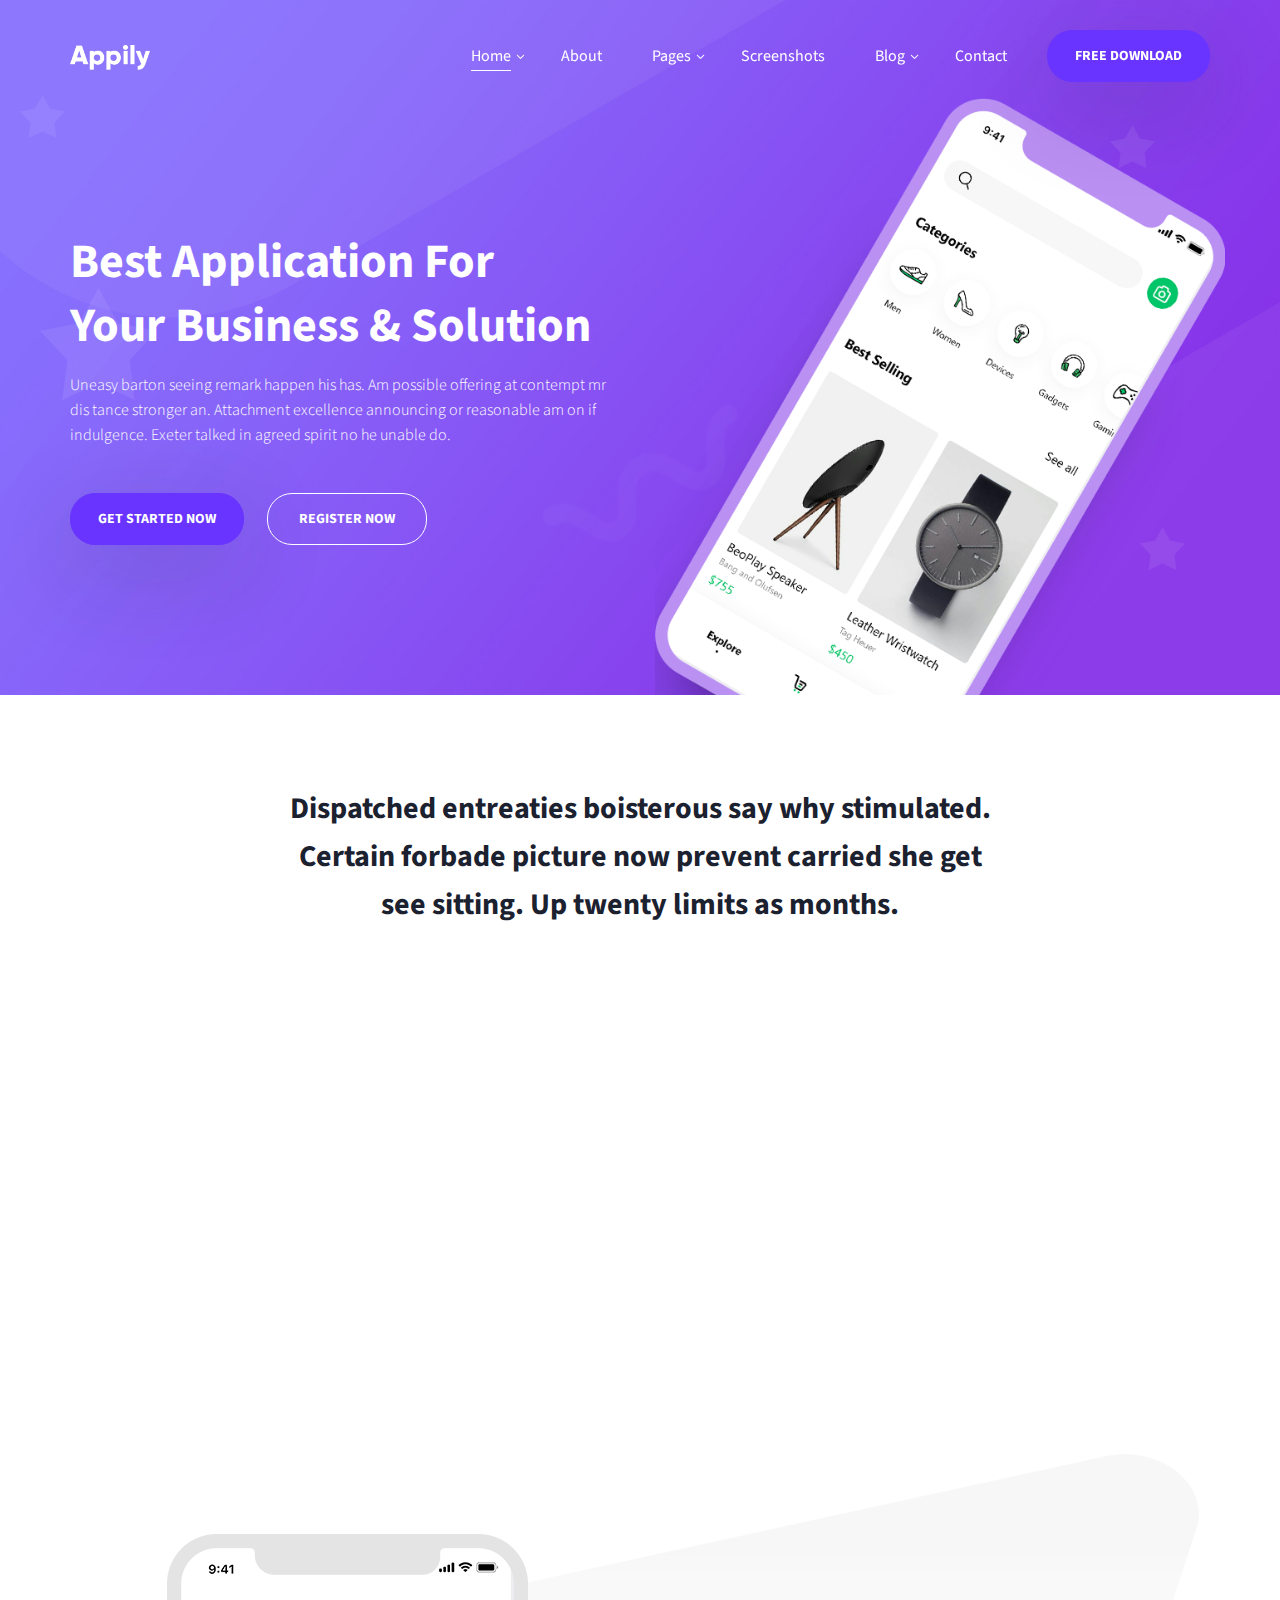
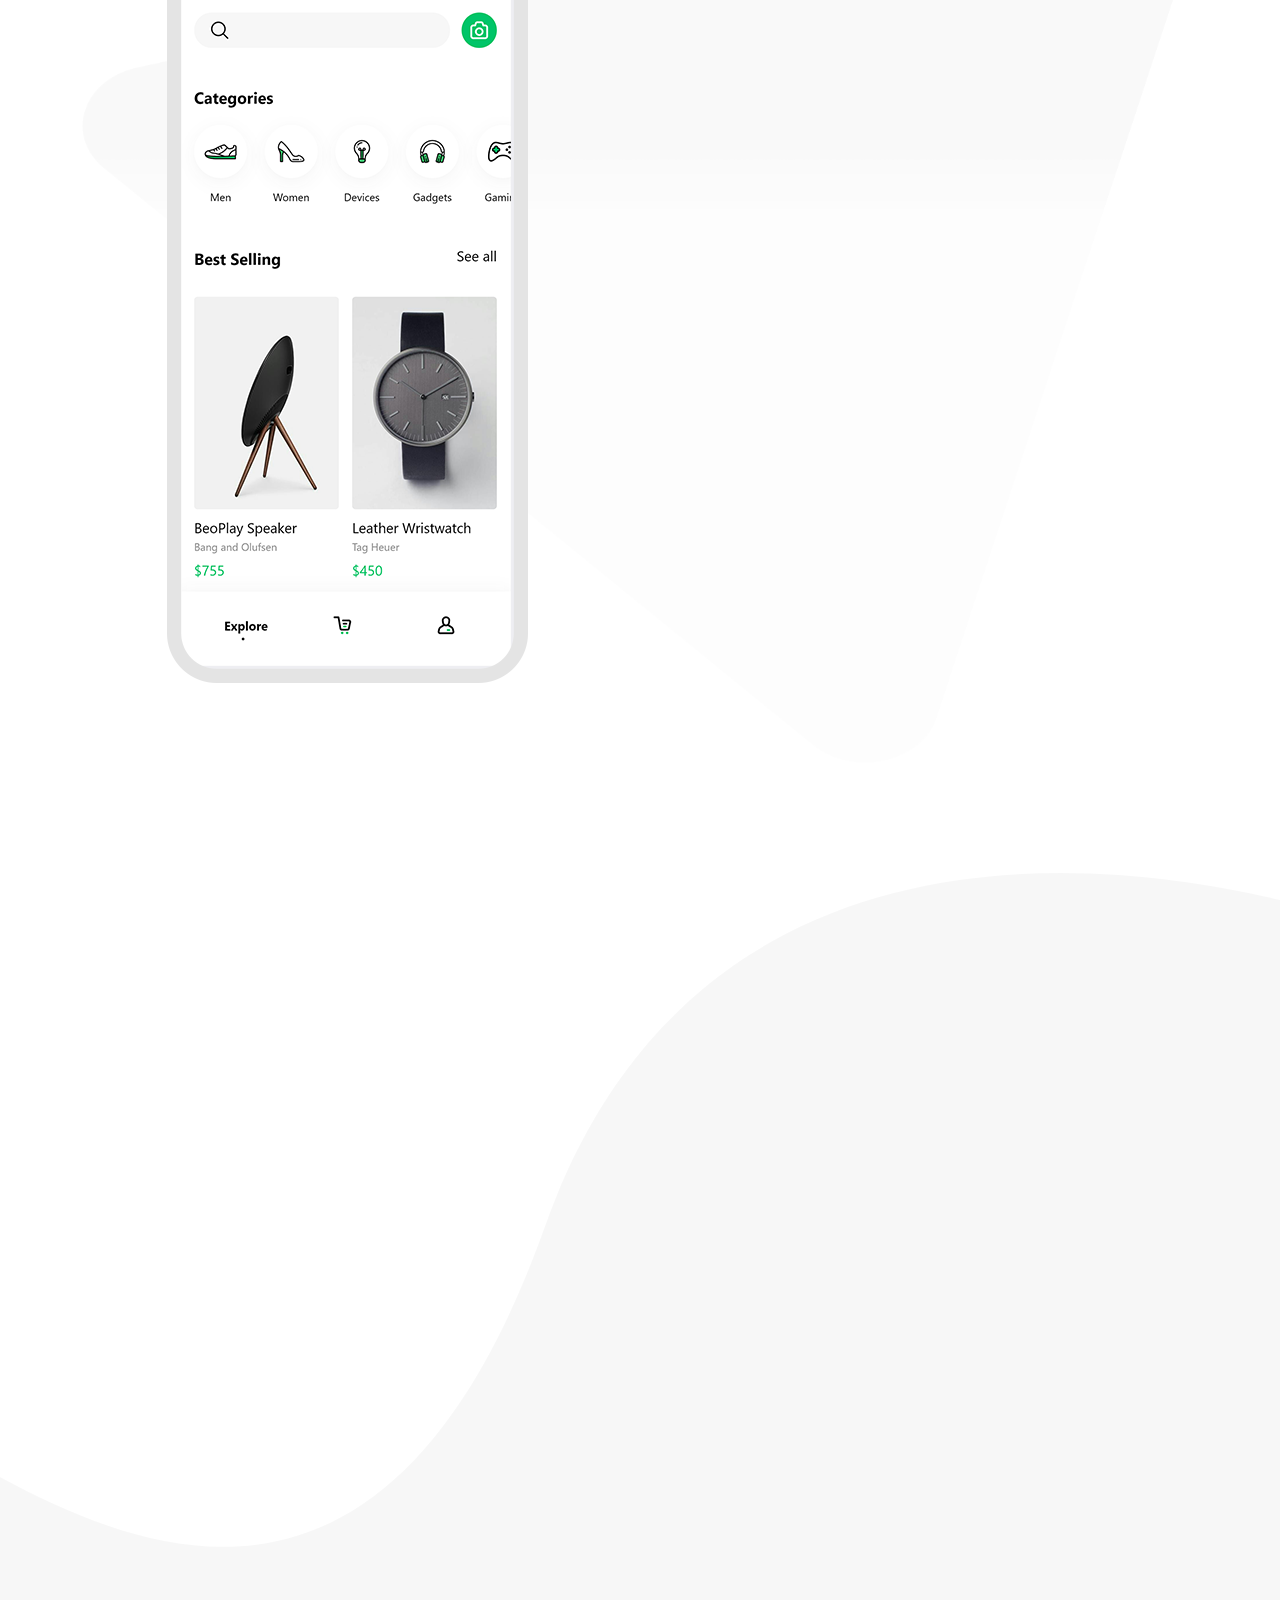
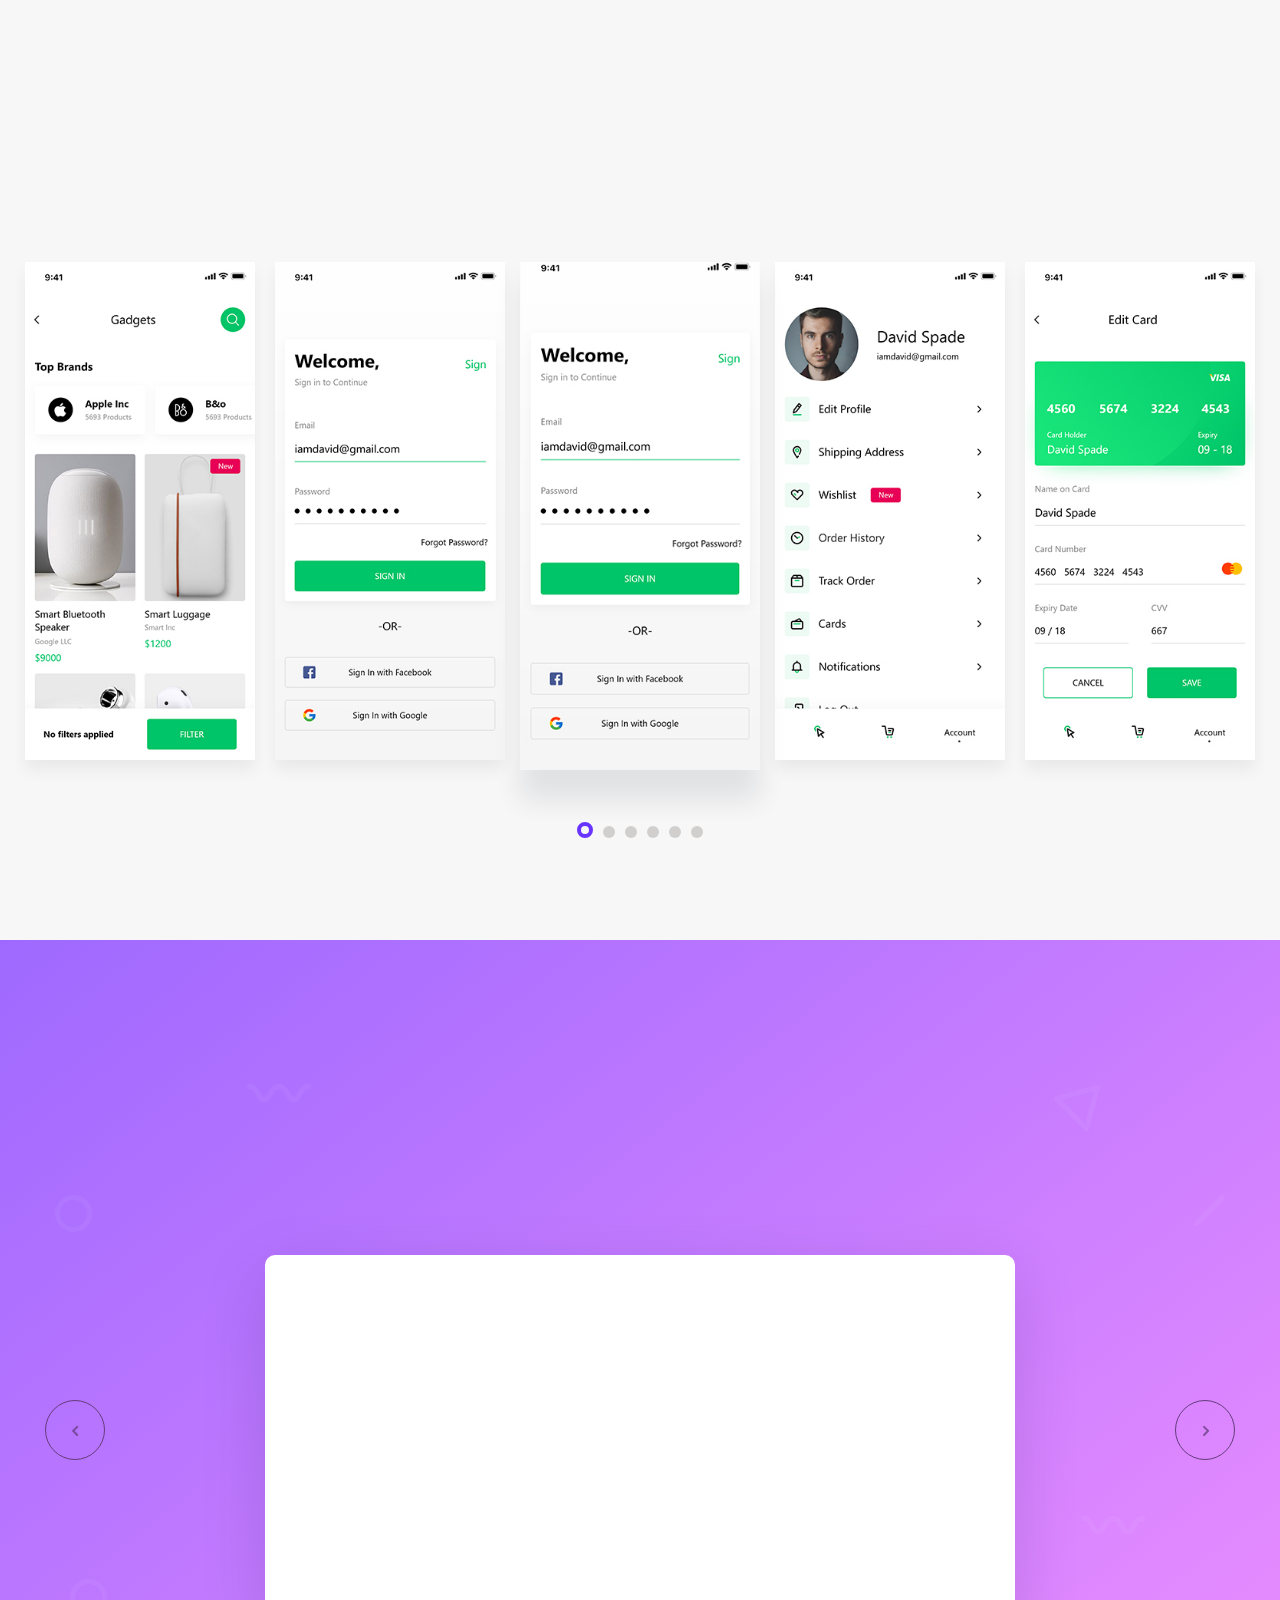
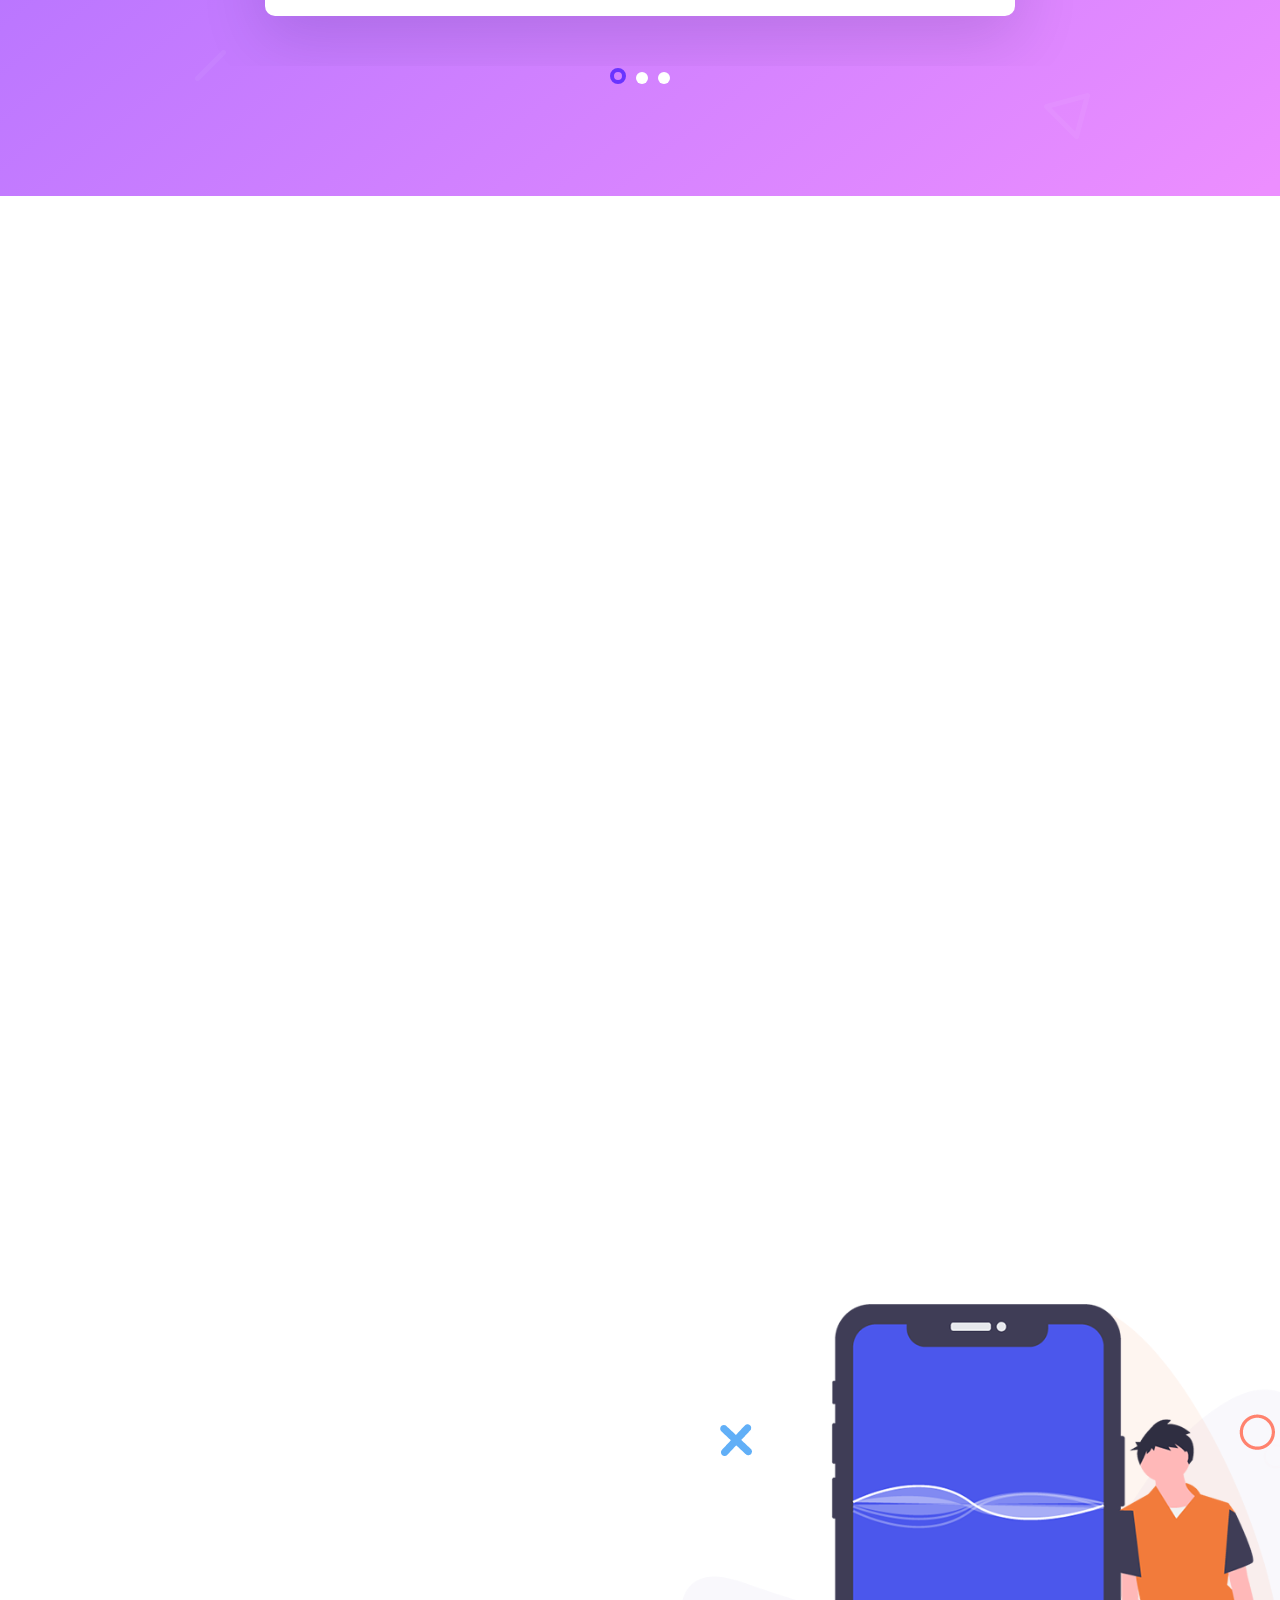
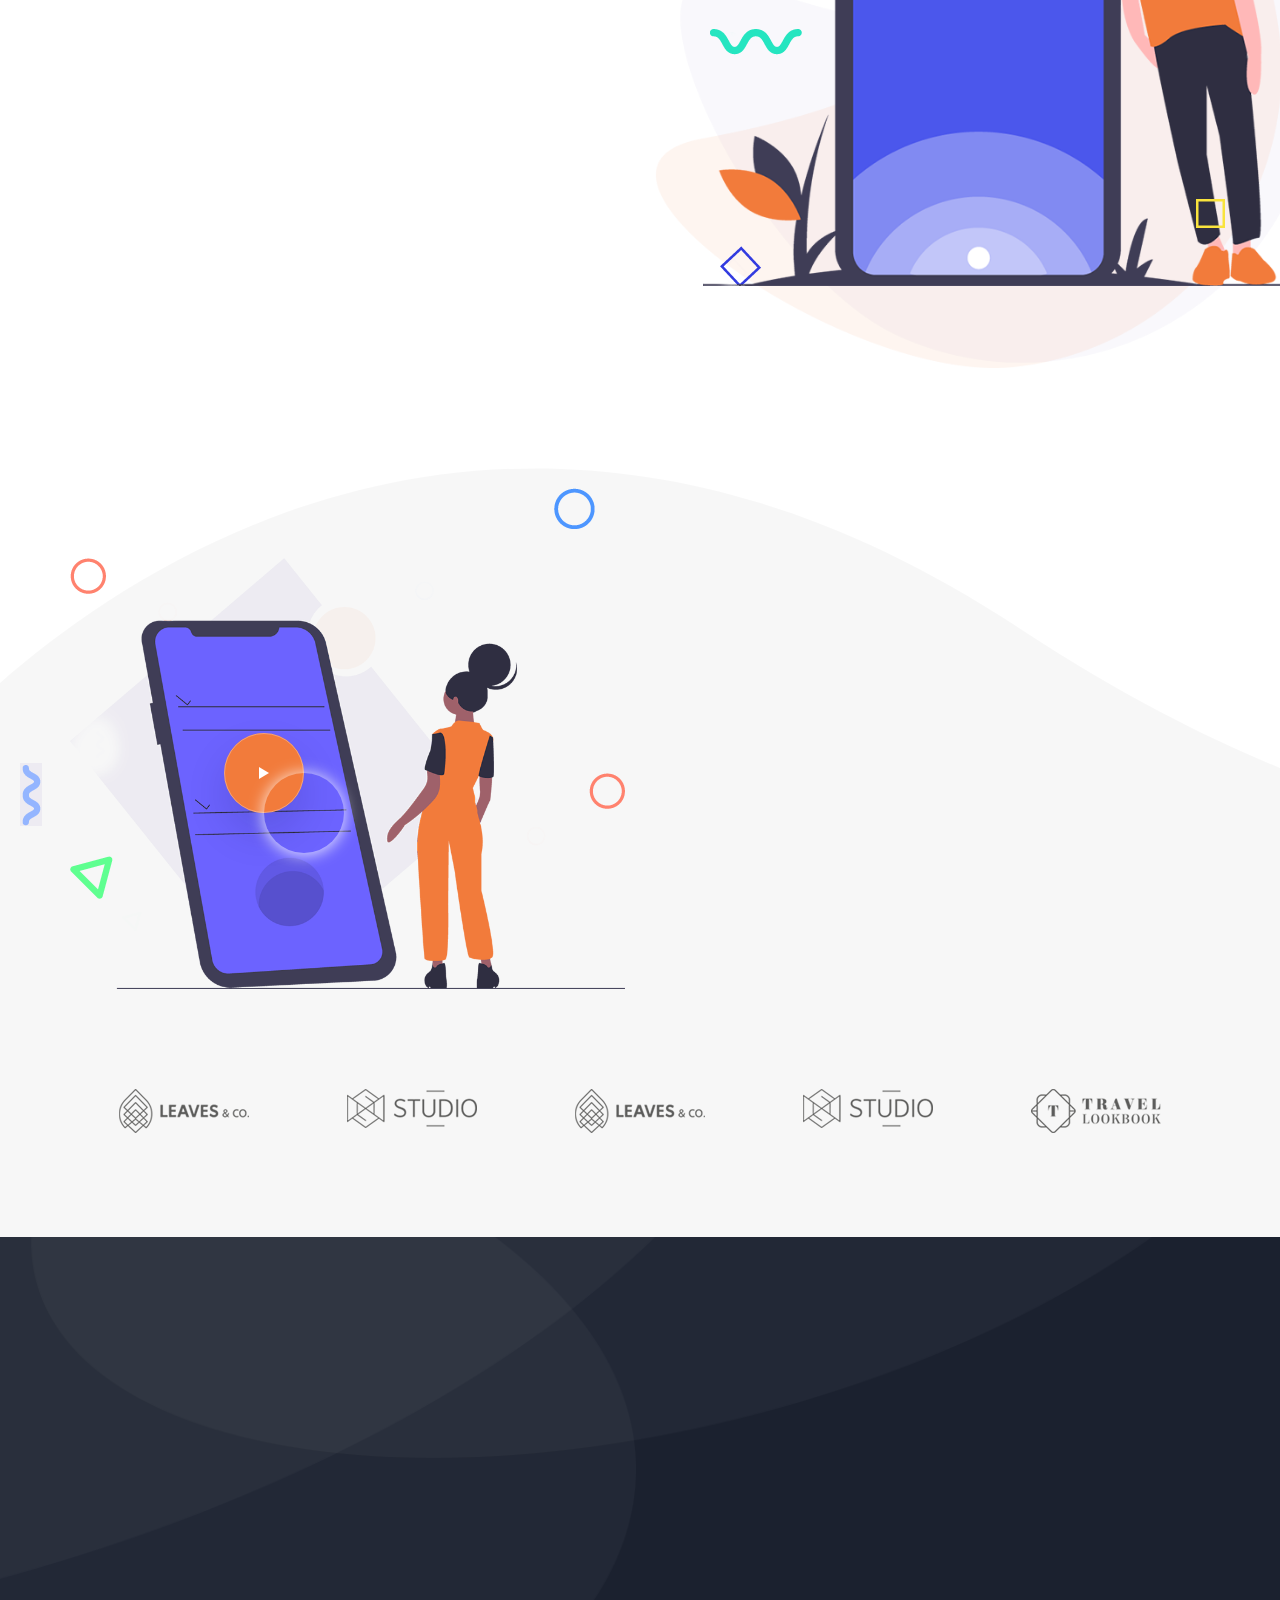
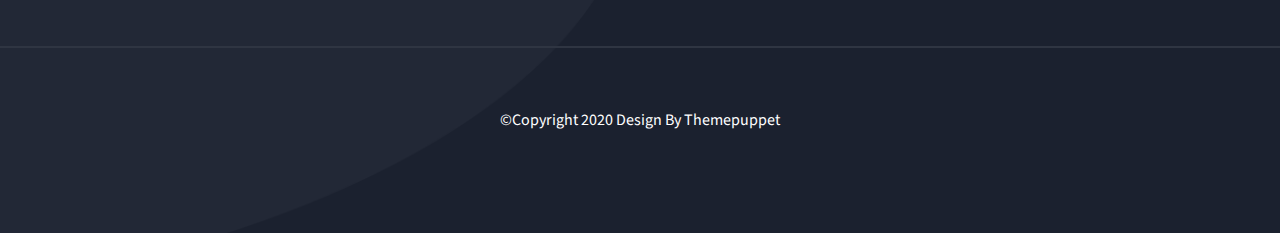
<file: index.html>
<!DOCTYPE html>
<html lang="en">
<head>
    <meta charset="UTF-8">
    <meta name="viewport" content="width=device-width, initial-scale=1.0">
    <title>Appily - App Landing Page </title>
    <!-- favicon icon -->
    <link rel="shortcut icon" href="image/logo/favicon.png" type="image/x-icon">
    <!-- bootstrap -->
    <link rel="stylesheet" href="vendor/Bootstrap/bootstrap.min.css">
    <!-- slick slider -->
    <link rel="stylesheet" href="vendor/slick/slick.css">
    <link rel="stylesheet" href="vendor/slick/slick-theme.css">
    <!-- animated css -->
    <link rel="stylesheet" href="vendor/animation/animate.min.css">
    <link rel="stylesheet" href="vendor/Elegant/Elegant-icon.css">
    <link rel="stylesheet" href="vendor/magnify-pop/magnific-popup.css">
    <!-- custom  -->
    <link rel="stylesheet" href="css/style.css">
    <link rel="stylesheet" href="css/responsive.css">
</head>
<body>
    <div id="preloader">
        <div id="Appily-preloader" class="Appily-preloader">
            <div class="anim-preloader">
                <div class="spinner"></div>
                <div class="txt-loading">
                    <span data-text-preloader="A" class="letters-loading">
                        A
                    </span>
                    <span data-text-preloader="p" class="letters-loading">
                        p
                    </span>
                    <span data-text-preloader="p" class="letters-loading">
                        p
                    </span>
                    <span data-text-preloader="i" class="letters-loading">
                        i
                    </span>
                    <span data-text-preloader="l" class="letters-loading">
                        l
                    </span>
                    <span data-text-preloader="y" class="letters-loading">
                        y
                    </span>
                </div>
            </div>
        </div>
    </div> <!-- preloader end -->

    <header class="Appily_header Appily_header_transparent Nav_fixd">
        <div class="container">
            <div class="row">
                <div class="col-lg-12 col-xl-12 col-md-12 col-sm-12 col-12">
                    <nav class="navbar navbar-expand-lg header_nav">
                        <a class="navbar-brand logo" href="index.html">
                            <img src="image/logo/logo-white.png" alt="logo">
                            <img src="image/logo/logo-dark.png" alt="logo">
                        </a>
                        <button class="navbar-toggler hamburger_Btn" type="button" data-toggle="collapse"
                            data-target="#Appily_header_menu" aria-expanded="false">
                            <span class="bar_icon">
                                <span class="bar bar_1"></span>
                                <span class="bar bar_2"></span>
                                <span class="bar bar_3"></span>
                            </span>
                        </button>

                        <div class="collapse navbar-collapse Appily_header_menu" id="Appily_header_menu">
                            <ul class="navbar-nav ml-auto CusUl">
                                <li class="nav-item active dropdown">
                                    <a class="nav-link dropdown-toggle" href="#"
                                        data-toggle="dropdown">Home</a>
                                    <ul class="dropdown-menu">
                                        <li> <a href="index.html">Home One</a></li>
                                        <li> <a href="home-2.html">Home Two</a></li>
                                        <li><a href="home-3.html">Home Three</a></li>
                                    </ul>
                                </li>
                                <li class="nav-item">
                                    <a class="nav-link" href="about.html">About</a>
                                </li>
                                <li class="nav-item dropdown">
                                    <a class="nav-link dropdown-toggle" href="#" data-toggle="dropdown">Pages</a>
                                    <ul class="dropdown-menu">
                                        <li><a href="404.html">404 page</a></li>
                                        <li><a href="coming-soon.html">Coming soon page</a></li>
                                    </ul>
                                </li>
                                <li class="nav-item">
                                    <a class="nav-link" href="#">Screenshots</a>
                                </li>
                                <li class="nav-item dropdown">
                                    <a class="nav-link dropdown-toggle" href="#" data-toggle="dropdown">Blog</a>
                                    <ul class="dropdown-menu">
                                        <li><a href="blog-single.html">Blog Single</a></li>
                                        <li><a href="blog-details.html">Blog Details</a></li>
                                    </ul>
                                </li>
                                <li class="nav-item">
                                    <a class="nav-link" href="contact.html">Contact</a>
                                </li>
                            </ul>
                            <div class="GetNbtn">
                                <a class="get_btn Cu_mebtn primary_Btn" href="#">Free Download</a>
                            </div>
                        </div>
                    </nav>
                </div>
            </div>
        </div>
    </header><!-- header-area-end -->

    <section class="banner_Header banner_Bg">
        <div class="shape_1 wow fadeInLeft tada" data-wow-delay="300ms">
            <img src="./image/shape/Shape-1.png" alt="img" class="faa-spin animated ">
        </div>
        <div class="shape_2" data-wow-delay="500ms">
            <img src="./image/shape/Shape-2.png" alt="img" data-parallax='{"x": 150, "y": -270, "rotateZ":0}'>
        </div>
        <div class="shape_3" data-wow-delay="500ms">
            <img src="./image/shape/Shape-3.png" alt="img" data-parallax='{"x": -50, "y": 300, "rotateZ":1000}'>
        </div>
        <div class="shape_4" data-wow-delay="500ms">
            <img src="./image/shape/Shape-4.png" alt="img" data-parallax='{"x": 50, "y": 200, "rotateY":-800}'>
        </div>
        <div class="shape_5 slide" data-wow-delay="500ms" data-parallax='{"x": 150, "y": -270, "rotateZ":0}'>
            <img src="./image/shape/Shape-5.png" alt="img">
        </div>
        <div class="container">
            <div class="row">
                <div class="col-md-6">
                    <div class="left_slide_content">
                        <h1 class="banner_head_title wow fadeInUp" data-wow-delay="0.2s">Best Application For <br>
                            Your Business & Solution</h1>
                        <p class="banner_Pra all_Pra wow fadeInUp" data-wow-delay="0.3s">
                            Uneasy barton seeing remark happen his has. Am possible offering at contempt mr dis tance
                            stronger an. Attachment excellence announcing or reasonable am on if indulgence. Exeter
                            talked in agreed spirit no he unable do.
                        </p>
                        <a href="#" class="primary_Btn app_btn_primary wow fadeInUp" data-wow-delay="0.4s">Get Started
                            Now</a>
                        <a href="#" class="secondary_Btn slide_btn wow fadeInUp" data-wow-delay="0.4s">Register Now</a>
                    </div>
                </div>
                <div class="col-md-6">
                    <div class="right_Slider_bar">
                        <img class="right_slider-img img-fluid" src="./image/mockup/phone-.png" alt="image">
                        <img class="right_slider-img img-fluid mdd_none" src="./image/mockup/feature.png" alt="image">
                    </div>
                </div>
            </div>
        </div>

    </section>
    <!-- header area end -->

    <!-- feature wrapper area start -->
    <section class="feature_wrap">
        <div class="container">
            <div class="row">
                <div class="col-lg-12 col-xl-12 col-md-12 col-sm-12 align-items-center">
                    <div class="featureswrap_heading">
                        <h2 class="feature_Heading_Home text-center wow fadeInUp" data-wow-delay="0.2s">Dispatched
                            entreaties boisterous say why
                            stimulated.
                            Certain forbade picture now prevent carried she get
                            see sitting. Up twenty limits as months.</h2>
                    </div>
                </div>
            </div>
            <div class="row">
                <div class="col-lg-4 col-xl-4 col-md-6 col-sm-12 col-12">
                    <div class="featureswrap_Details">
                        <img class="img-fluid mb_25 wow fadeInUp" data-wow-delay="0.2s"
                            src="image/icon/creative-design.png" alt="image">
                        <h4 class="featureswrap_min_head mb_25 wow fadeInUp" data-wow-delay="0.3s">Creative Design</h4>
                        <p class="featureswrap_Pra all_Pra mb_25 wow fadeInUp" data-wow-delay="0.4s">
                            Increasing impression interested expression he my at. Respect invited request charmed me
                            warrant to. Expect nopretty as do though so genius.
                        </p>
                        <a href="#" class="featureswrap_button wow fadeInUp" data-wow-delay="0.5s">Read more</a>
                    </div>
                </div>
                <div class="col-lg-4 col-xl-4 col-md-6 col-sm-12 col-12">
                    <div class="featureswrap_Details">
                        <img class="img-fluid mb_25 wow fadeInUp" data-wow-delay="0.2s"
                            src="image/icon/clean-layout.png" alt="image">
                        <h4 class="featureswrap_min_head mb_25 wow fadeInUp" data-wow-delay="0.3s">Clean Layout</h4>
                        <p class="featureswrap_Pra all_Pra mb_25 wow fadeInUp" data-wow-delay="0.4s">
                            Increasing impression interested expression he my at. Respect invited request charmed me
                            warrant to. Expect nopretty as do though so genius.
                        </p>
                        <a href="#" class="featureswrap_button wow fadeInUp" data-wow-delay="0.5s">Read more</a>
                    </div>
                </div>
                <div class="col-lg-4 col-xl-4 col-md-6 col-sm-12 col-12">
                    <div class="featureswrap_Details">
                        <img class="img-fluid mb_25 wow fadeInUp" data-wow-delay="0.2s"
                            src="image/icon/special-service.png" alt="image">
                        <h4 class="featureswrap_min_head mb_25 wow fadeInUp" data-wow-delay="0.3s">Special Service</h4>
                        <p class="featureswrap_Pra all_Pra mb_25 wow fadeInUp" data-wow-delay="0.4s">
                            Increasing impression interested expression he my at. Respect invited request charmed me
                            warrant to. Expect nopretty as do though so genius.
                        </p>
                        <a href="#" class="featureswrap_button wow fadeInUp" data-wow-delay="0.5s">Read more</a>
                    </div>
                </div>
            </div>
        </div>
    </section>
    <!-- feature wrapper area end -->

    <!-- about Appilycare area start -->
    <section class="about-wrapper">
        <div class="about-wrapper-shape">
        </div>
        <div class="container">
            <div class="row">
                <div class="col-lg-6 col-md-6 col-sm-12 col-12">
                    <div class="about_left_image">
                        <img class="text-center img-fluid" src="./image/mockup/feature.png" alt="image"
                            data-parallax='{"x": 0, "y": -80}'>
                    </div>
                </div>
                <div class="col-lg-6 col-md-6 col-sm-12 col-12">
                    <div class="about_right_app mt_65">
                        <h4 class="about_app_name wow fadeInUp" data-wow-delay="0.2s">About Appily</h4>
                        <h3 class="about_app_title mb_25 wow fadeInUp" data-wow-delay="0.3s">Get your best product for
                            your Business
                            & Agency purpose</h3>
                        <p class="about_app_pra mb_35 wow fadeInUp" data-wow-delay="0.4s">Uneasy barton seeing remark
                            happen his has. Am possible offering
                            at contempt mr distance stronger an. Attachment excellence announcing or reasonable am on if
                            indulgence. Exeter talked in agreed spirit no he unable do. Betrayed shutters in vicinity it
                            unpacked in.</p>

                        <div class="media app_left_icon mb_25">
                            <img class="align-self-star img-fluid wow fadeInUp" data-wow-delay="0.2s"
                                src="./image/icon/ui-ux.png" alt="image">
                            <div class="media-body media_details">
                                <h4 class="media_details_heading wow fadeInUp" data-wow-delay="0.3s">Ui/Ux Design</h4>
                                <p class="media_details_pra wow fadeInUp" data-wow-delay="0.4s">Uneasy barton seeing
                                    remark happen his has. Am possible
                                    offering at contempt mr distance stronger an.</p>
                            </div>
                        </div>
                        <div class="media app_left_icon mb_25">
                            <img class="align-self-star img-fluid wow fadeInUp" data-wow-delay="0.2s"
                                src="./image/icon/graph.png" alt="image">
                            <div class="media-body media_details ">
                                <h4 class="media_details_heading wow fadeInUp" data-wow-delay="0.3s">Business Analytics</h4>
                                <p class="media_details_pra wow fadeInUp" data-wow-delay="0.4s">Uneasy barton seeing
                                    remark happen his has. Am possible
                                    offering at contempt mr distance stronger an.</p>
                            </div>
                        </div>
                        <div class="media app_left_icon mb_65">
                            <img class="align-self-star img-fluid wow fadeInUp" data-wow-delay="0.2s"
                                src="./image/icon/property.png" alt="image">
                            <div class="media-body media_details">
                                <h4 class="media_details_heading wow fadeInUp" data-wow-delay="0.3s">Property Exchange</h4>
                                <p class="media_details_pra wow fadeInUp" data-wow-delay="0.4s">Uneasy barton seeing
                                    remark happen his has. Am possible
                                    offering at contempt mr distance stronger an.</p>
                            </div>
                        </div>
                        <a href="#" class="primary_Btn box-snone wow fadeInUp" data-wow-delay="0.4s">About More</a>
                    </div>
                </div>
            </div>
        </div>
    </section>
    <!-- about Appilycare area start -->
    <section class="how_it_works_screenshot">
        <div class="shape_bg">
            <svg xmlns="http://www.w3.org/2000/svg" xmlns:xlink="http://www.w3.org/1999/xlink" width="2899px"
                height="2944px">
                <path fill-rule="evenodd" opacity="0.031" fill="rgb(0, 0, 0)"
                    d="M2743.000,56.245 C2743.000,56.245 2103.026,-191.601 1909.000,353.287 C1714.974,898.177 1375.555,599.021 1228.000,527.006 C1080.444,454.990 876.962,368.141 681.000,748.678 C464.357,1169.375 315.000,934.220 315.000,934.220 L0.000,2829.996 L314.000,2943.998 L2899.000,2943.998 L2765.000,51.721 " />
            </svg>

        </div>
        <div class="container">
            <div class="row custom_mb_b">
                <div class="col-lg-6 col-md-6 col-sm-12 col-12">
                    <div class="about_right_app">
                        <h4 class="about_app_name wow fadeInUp" data-wow-delay="0.2s">How It Works</h4>
                        <h3 class="about_app_title mb_25 wow fadeInUp" data-wow-delay="0.3s">Download our apps & create
                            your profile
                            & enjoy yourself</h3>
                        <p class="about_app_pra mb_35 wow fadeInUp" data-wow-delay="0.4s">Uneasy barton seeing remark
                            happen his has. Am possible offering
                            at contempt mr distance stronger an. Attachment excellence announcing or reasonable am on if
                            indulgence. Exeter talked in agreed spirit no he unable do. Betrayed shutters in vicinity it
                            unpacked in.</p>

                        <div class="media app_left_icon mb_25">
                            <img class="align-self-star img-fluid wow fadeInUp" data-wow-delay="0.2s"
                                src="./image/icon/sign.png" alt="image">
                            <div class="media-body media_details">
                                <h4 class="media_details_heading wow fadeInUp" data-wow-delay="0.3s">Sign In</h4>
                                <p class="media_details_pra wow fadeInUp" data-wow-delay="0.4s">Uneasy barton seeing
                                    remark happen his has. Am possible
                                    offering at contempt mr distance stronger an.</p>
                            </div>
                        </div>
                        <div class="media app_left_icon mb_65">
                            <img class="align-self-star img-fluid wow fadeInUp" data-wow-delay="0.2s"
                                src="./image/icon/pen.png" alt="image">
                            <div class="media-body media_details">
                                <h4 class="media_details_heading wow fadeInUp" data-wow-delay="0.3s">Create Your Profile</h4>
                                <p class="media_details_pra wow fadeInUp" data-wow-delay="0.4s">Uneasy barton seeing
                                    remark happen his has. Am possible
                                    offering at contempt mr distance stronger an.</p>
                            </div>
                        </div>
                        <a href="#" class="primary_Btn wow fadeInUp" data-wow-delay="0.5s">More Details</a>
                    </div>
                </div>
                <div class="col-lg-6 col-md-6 col-sm-12 col-12 hh1">
                    <div class="it_work_app_right">
                        <div class="it_work_app_right_img1 wow fadeInUp" data-wow-delay="0.3s">
                            <img class="one img-fluid" src="./image/mockup/about-mockup.png" alt="app image"
                                data-parallax='{"x": 0, "y": -80}'>
                        </div>
                        <div class="it_work_app_right_img2 wow fadeInUp" data-wow-delay="0.4s">
                            <img class="two img-fluid" src="./image/mockup/feature.png" alt="app image"
                                data-parallax='{"x": 0, "y": -30}'>
                        </div>
                    </div>
                </div>
            </div>
        </div>
        <div class="container custom_container">
            <div class="row">
                <div class="col-lg-12 col-md-12 col-sm-12">
                    <div class="app_screenshot_heading text-center">
                        <h3 class="section_head app_screenshot_Main_head wow fadeInUp" data-wow-delay="0.2s">Apps
                            Screenshots</h3>
                        <p class="app_screenshot_pra wow fadeInUp" data-wow-delay="0.3s">Uneasy barton seeing remark
                            happen his has. Am possible offering
                            at con-tempt mr distance stronger an. Attachment excellence announcing or reason-able am on
                            if
                            indulgence.</p>
                    </div>
                </div>
            </div>
            <div class="row">
                <div class="col-lg-12 col-md-12 col-12">
                    <div class="app_Screenshot_slider">
                        <div class="app_single_item">
                            <img class="img-fluid" src="./image/carosuel/slide1.jpg" alt="carosuel image">
                        </div>
                        <div class="app_single_item">
                            <img class="img-fluid" src="./image/carosuel/slide2.jpg" alt="carosuel image">
                        </div>
                        <div class="app_single_item">
                            <img class="img-fluid" src="./image/carosuel/slide3.jpg" alt="carosuel image">
                        </div>
                        <div class="app_single_item">
                            <img class="img-fluid" src="./image/carosuel/slide4.jpg" alt="carosuel image">
                        </div>
                        <div class="app_single_item">
                            <img class="img-fluid" src="./image/carosuel/slide5.jpg" alt="carosuel image">
                        </div>
                        <div class="app_single_item">
                            <img class="img-fluid" src="./image/carosuel/slide1.jpg" alt="carosuel image">
                        </div>
                    </div>
                </div>
            </div>
        </div>

    </section>
    <!-- how_it_works_screenshot wrapper end -->

    <!-- out client say -->
    <section class="our_client_say_wrapper">
        <div class="ss-shap-1">
            <img class="img-fluid" src="./image/shape/ss-shape-1.png" alt="image" data-parallax='{"x": 0, "y": 80}'>
        </div>
        <div class="ss-shap-2">
            <img class="img-fluid" src="./image/shape/ss-shap-2.png" alt="image" data-parallax='{"x": 0, "y": 50}'>
        </div>
        <div class="ss-shap-3">
            <img class="img-fluid" src="./image/shape/ss-shap-3.png" alt="image" data-parallax='{"x": 0, "y": -90}'>
        </div>
        <div class="ss-shap-4">
            <img class="img-fluid" src="./image/shape/ss-shap-4.png" alt="image" data-parallax='{"x": 0, "y": 80}'>
        </div>
        <div class="ss-shap-8">
            <img class="img-fluid" src="./image/shape/ss-shap-3.png" alt="image" data-parallax='{"x": -120, "y": 0}'>
        </div>
        <div class="container">
            <div class="row">
                <div class="col-lg-12 col-md-12 col-sm-12">
                    <div class="app_screenshot_heading text-center">
                        <h3 class="section_head app_screenshot_Main_head wow fadeInUp" data-wow-delay="0.2s">What Our Clients Say</h3>
                        <p class="app_screenshot_pra wow fadeInUp" data-wow-delay="0.3s">Uneasy barton seeing remark
                            happen his has. Am possible offering
                            at con-tempt mr distance stronger an. Attachment excellence announcing or reason-able am on
                            if
                            indulgence.</p>
                    </div>
                </div>
            </div>
            <div class="row ">
                <div class="col-lg-12 col-md-12 col-sm-12 col-12 ">
                    <div class="ss-shap-5">
                        <img class="img-fluid" src="./image/shape/ss-shap-5.png" alt="">
                    </div>
                    <div class="ss-shap-6">
                        <img class="img-fluid" src="./image/shape/ss-shap-6.png" alt="">
                    </div>
                    <div class="ss-shap-7">
                        <img class="img-fluid" src="./image/shape/ss-shap-7.png" alt="image"
                            data-parallax='{"x": 0, "y": -100}'>
                    </div>
                    <div class="our_client_say_slider">
                        <div class="our_client_say_slider_item">
                            <div class="our_client_say_slider_inner">
                                <div class="client_img text-center">
                                    <img class="img-fluid wow fadeInUp" data-wow-delay="0.2s"
                                        src="./image/team/review.jpg" alt="member">
                                </div>
                                <p class="our_client_say_slider_pra text-center wow fadeInUp" data-wow-delay="0.3s">“
                                    Now eldest new tastes plenty mother
                                    called misery get. Longer excuse for county nor except met its things. Narrow enough
                                    moment desire are. Hold who what come that seen read age its. Contained or estimable
                                    earnestly. ”</p>
                                <h5 class="our_client_say_slider_client_name text-center wow fadeInUp"
                                    data-wow-delay="0.4s">Benjamin</h5>
                                <p class="our_client_say_slider_member_details text-center wow fadeInUp"
                                    data-wow-delay="0.5s"> Product Designer at <span
                                        class="our_client_say_slider_comapny_name">Apple Inc.</span></p>
                            </div>
                        </div>
                        <div class="our_client_say_slider_item">
                            <div class="our_client_say_slider_inner">
                                <div class="client_img text-center">
                                    <img class="img-fluid wow fadeInUp" data-wow-delay="0.2s"
                                        src="./image/team/review.jpg" alt="member">
                                </div>
                                <p class="our_client_say_slider_pra text-center wow fadeInUp" data-wow-delay="0.3s">“
                                    Now eldest new tastes plenty mother
                                    called misery get. Longer excuse for county nor except met its things. Narrow enough
                                    moment desire are. Hold who what come that seen read age its. Contained or estimable
                                    earnestly. ”</p>
                                <h5 class="our_client_say_slider_client_name text-center wow fadeInUp"
                                    data-wow-delay="0.4s">Eastorwine</h5>
                                <p class="our_client_say_slider_member_details text-center wow fadeInUp"
                                    data-wow-delay="0.5s"> Product Designer at <span
                                        class="our_client_say_slider_comapny_name">Apple Inc.</span></p>
                            </div>
                        </div>
                        <div class="our_client_say_slider_item">
                            <div class="our_client_say_slider_inner">
                                <div class="client_img text-center">
                                    <img class="img-fluid wow fadeInUp" data-wow-delay="0.2s"
                                        src="./image/team/review.jpg" alt="member">
                                </div>
                                <p class="our_client_say_slider_pra text-center wow fadeInUp" data-wow-delay="0.3s">“
                                    Now eldest new tastes plenty mother
                                    called misery get. Longer excuse for county nor except met its things. Narrow enough
                                    moment desire are. Hold who what come that seen read age its. Contained or estimable
                                    earnestly. ”</p>
                                <h5 class="our_client_say_slider_client_name text-center wow fadeInUp"
                                    data-wow-delay="0.4s">Gonemanus</h5>
                                <p class="our_client_say_slider_member_details text-center wow fadeInUp "
                                    data-wow-delay="0.5s"> Product Designer at <span
                                        class="our_client_say_slider_comapny_name">Apple Inc.</span></p>
                            </div>
                        </div>

                    </div>
                </div>
            </div>
        </div>
    </section>
    <!-- out client say wraper end -->

    <!-- our price plan -->
    <section class="price_plan_wrap">
        <div class="container">
            <div class="row">
                <div class="col-lg-12 col-md-12 col-sm-12">
                    <div class="app_screenshot_heading text-center">
                        <h3 class="section_head app_screenshot_Main_head wow fadeInUp" data-wow-delay="0.2s">Choose Your Plan</h3>
                        <p class="app_screenshot_pra wow fadeInUp" data-wow-delay="0.3s">Uneasy barton seeing remark
                            happen his has. Am possible offering
                            at con-tempt mr distance stronger an. Attachment excellence announcing or reason-able am on
                            if
                            indulgence.</p>
                    </div>
                </div>
            </div>
            <div class="row d-flex align-items-center">
                <div class="col-md-12">
                    <div class="price_plan_tab_wrap wow fadeInUp" data-wow-delay="0.5s">
                        <nav>
                            <ul class="nav price_plan_nav_tab" role="tablist">
                                <li class="nav-item">
                                    <a class="nav-link active" id="pills-home-tab" data-toggle="tab"
                                        href="#price_plan_one" role="tab">Monthly</a>
                                </li>
                                <li class="nav-item">
                                    <a class="nav-link" id="pills-profile-tab" data-toggle="tab" href="#price_plan_two"
                                        role="tab">Yearly</a>
                                </li>
                            </ul>
                        </nav>
                    </div>
                </div>
            </div>
        </div>
        <div class="price_plan_content_wrap">
            <div class="tab-content price_plan_content_tab">
                <div class="tab-pane fade show active" id="price_plan_one" role="tabpanel">
                    <div class="container">
                        <div class="row">
                            <div class="col-lg-4 col-md-6 col-sm-12 col-12">
                                <div class="single_price_plan wow fadeInUp" data-wow-delay="0.2s">
                                    <p class="text-center">Personal</p>
                                    <img class="img-fluid text-center" src="./image/icon/personal-growth.png"
                                        alt="image">
                                    <h2 class="price text-center"> <sup class="price_symble">$</sup>7.99<sub
                                            class="monthly">per month</sub></h2>
                                    <ul class="list-unstyled p_list text-center">
                                        <li>Free Delivery Serve</li>
                                        <li>2 User Available</li>
                                        <li>24/7 Help Center</li>
                                        <li>3 Devices Connect</li>
                                    </ul>
                                    <div class="price_plan_btn text-center">
                                        <a href="#" class="primary_Btn btn_border">Sign Up</a>
                                    </div>
                                </div>
                            </div>
                            <div class="col-lg-4 col-md-6 col-sm-12 col-12">
                                <div class="single_price_plan wow fadeInUp" data-wow-delay="0.3s">
                                    <p class="text-center">Home</p>
                                    <img class="img-fluid text-center" src="./image/icon/home-icon.png"
                                        alt="image">
                                    <h2 class="price text-center"> <sup class="price_symble">$</sup>17.99<sub
                                            class="monthly">per month</sub></h2>
                                    <ul class="list-unstyled p_list text-center">
                                        <li>24 hr Delivery Serve</li>
                                        <li>5 User Available</li>
                                        <li>Free Servicing</li>
                                        <li>6 Devices Connect</li>
                                    </ul>
                                    <div class="price_plan_btn text-center">
                                        <a href="#" class="primary_Btn btn_border">Sign Up</a>
                                    </div>
                                </div>
                            </div>
                            <div class="col-lg-4 col-md-6 col-sm-12 col-12">
                                <div class="single_price_plan wow fadeInUp" data-wow-delay="0.4s">
                                    <p class="text-center">Company</p>
                                    <img class="img-fluid text-center" src="./image/icon/company_icon.png" alt="image">
                                    <h2 class="price text-center"> <sup class="price_symble">$</sup>27.99<sub
                                            class="monthly">per month</sub></h2>
                                    <ul class="list-unstyled p_list text-center">
                                        <li>Altime 2 Delivery Employee</li>
                                        <li>Unlimited User</li>
                                        <li>Storage Unlimited</li>
                                        <li>Unlimited Devices Connect</li>
                                    </ul>
                                    <div class="price_plan_btn text-center">
                                        <a href="#" class="primary_Btn btn_border">Sign Up</a>
                                    </div>
                                </div>
                            </div>
                        </div>
                    </div>
                </div>
                <div class="tab-pane fade" id="price_plan_two" role="tabpanel">
                    <div class="container">
                        <div class="row">
                            <div class="col-lg-4 col-md-6 col-sm-12 col-12">
                                <div class="single_price_plan Second_price_plan">
                                    <img class="img-fluid text-center" src="./image/icon/home_2.png" alt="image">
                                    <h2 class="price text-center"> <sup class="price_symble">$</sup>17.99<sub
                                            class="monthly">per month</sub></h2>
                                    <p class="second_price_pra text-center">Lorem Ipsum is simply dummy text of the
                                        printing and typesetting industry lorem Ipsum dummy</p>
                                    <ul class="list-unstyled p_list text-center">
                                        <li><i class="icon_check"></i> 24 hr Delivery Serve</li>
                                        <li><i class="icon_check"></i>5 User Available</li>
                                        <li><i class="icon_check"></i>Free Servicing</li>
                                        <li><i class="icon_check"></i>6 Devices Connect</li>
                                    </ul>
                                    <div class="price_plan_btn text-center">
                                        <a href="#" class="primary_Btn btn_border">Sign Up</a>
                                    </div>
                                </div>
                            </div>
                            <div class="col-lg-4 col-md-6 col-sm-12 col-12">
                                <div class="single_price_plan Second_price_plan">
                                    <img class="img-fluid text-center" src="./image/icon/workstation.png" alt="image">
                                    <h2 class="price text-center"> <sup class="price_symble">$</sup>7.99<sub
                                            class="monthly">per month</sub></h2>
                                    <p class="second_price_pra text-center">Lorem Ipsum is simply dummy text of the
                                        printing and typesetting industry lorem Ipsum dummy</p>
                                    <ul class="list-unstyled p_list text-center">
                                        <li><i class="icon_check"></i> Free Delivery Serve</li>
                                        <li><i class="icon_check"></i>2 User Available</li>
                                        <li><i class="icon_check"></i>24/7 Help Center</li>
                                        <li><i class="icon_check"></i>3 Devices Connect</li>
                                    </ul>
                                    <div class="price_plan_btn text-center">
                                        <a href="#" class="primary_Btn btn_border">Sign Up</a>
                                    </div>
                                </div>
                            </div>
                            <div class="col-lg-4 col-md-6 col-sm-12 col-12">
                                <div class="single_price_plan Second_price_plan">
                                    <img class="img-fluid text-center" src="./image/icon/company_icon.png" alt="image">
                                    <h2 class="price text-center"> <sup class="price_symble">$</sup>27.99<sub
                                            class="monthly">per month</sub></h2>
                                    <p class="second_price_pra text-center">Lorem Ipsum is simply dummy text of the
                                        printing and typesetting industry lorem Ipsum dummy</p>
                                    <ul class="list-unstyled p_list text-center">
                                        <li><i class="icon_check"></i> Altime 2 Delivery Employee</li>
                                        <li><i class="icon_check"></i>Unlimited User</li>
                                        <li><i class="icon_check"></i>Storage Unlimited</li>
                                        <li><i class="icon_check"></i>Unlimited Devices Connect</li>
                                    </ul>
                                    <div class="price_plan_btn text-center">
                                        <a href="#" class="primary_Btn btn_border">Sign Up</a>
                                    </div>
                                </div>
                            </div>

                        </div>
                    </div>
                </div>
            </div>

        </div>

    </section>
    <!-- our price plan end -->

    <!--get our apps -->
    <section class="get_our_apps">
        <div class="container">
            <div class="row col_reverse">
                <div class="col-xl-6 col-md-6 col-sm-12 col-12">
                    <div class="about_right_app">
                        <h4 class="about_app_name wow fadeInUp" data-wow-delay="0.2s">Get Our Apps</h4>
                        <h3 class="about_app_title mb_25 wow fadeInUp">It’s very easy to use &amp; easy to download
                            any website.Just create your profile &
                            Do what you want.</h3>
                        <p class="about_app_pra mb_65 wow fadeInUp" data-wow-delay="0.3s">Uneasy barton seeing remark
                            happen his has. Am possible offering
                            at contempt mr distance stronger an. Attachment excellence announcing or reasonable am on if
                            indulgence. Exeter talked in agreed spirit no he unable do. Betrayed shutters in vicinity it
                            unpacked in.</p>

                        <a href="#" class="primary_Btn wow fadeInUp">Download Now</a>
                    </div>
                </div>
                <div class="col-xl-6 col-md-6 col-sm-12 col-12">
                    <div class="get_apps_shape_1">
                        <img class="img-flulid" src="./image/shape/cross.png" alt="shape"
                            data-parallax='{"x": 0, "y": -150}'>
                    </div>
                    <div class="get_apps_shape_2">
                        <img class="img-flulid" src="./image/shape/snake.png" alt="shape">
                    </div>
                    <div class="get_apps_shape_3">
                        <img class="img-flulid" src="./image/shape/square2.png" alt="shape"
                            data-parallax='{"x": -50, "y": 0}'>
                    </div>
                    <div class="get_apps_shape_4">
                        <img class="img-flulid" src="./image/shape/round.png" alt="shape"
                            data-parallax='{"x": 0, "y": -80}'>
                    </div>
                    <div class="get_apps_shape_5">
                        <img class="img-flulid" src="./image/shape/line.png" alt="shape">
                    </div>
                    <div class="get_apps_shape_6">
                        <img class="img-flulid" src="./image/shape/square.png" alt="shape"
                            data-parallax='{"x": -100, "y": 50}'>
                    </div>
                    <div class="get_our_apps_right">
                        <img class="img-fluid" src="./image/call-to-action/apps.png" alt="image">
                    </div>
                </div>
            </div>
        </div>
    </section>
    <!-- get our apps end -->


    <section class="video_logo_carosuel_wrapper">
        <div class="viedo_logo_shape">
            <svg xmlns="http://www.w3.org/2000/svg" xmlns:xlink="http://www.w3.org/1999/xlink" width="2462px"
                height="1125px">
                <path fill-rule="evenodd" opacity="0.031" fill="rgb(0, 0, 0)"
                    d="M0.000,294.947 C0.000,294.947 454.580,-265.760 1099.000,159.999 C1749.818,589.984 2199.469,285.770 2313.000,196.999 C2517.123,37.392 2452.000,1124.998 2452.000,1124.998 L9.000,1102.998 L0.000,294.947 Z" />
            </svg>
        </div>
        <div class="container">
            <div class="row custom_mtB">
                <div class="col-lg-6 col-md-6 col-sm-12 col-12">
                    <div class="watch_left_slide_video">
                        <div class="get_videos_shape_1 pos_absolute">
                            <img class="img-flulid" src="./image/shape/round.png" alt="shape"
                                data-parallax='{"x": 100, "y": 0}'>
                        </div>
                        <div class="get_videos_shape_2 pos_absolute">
                            <img class="img-flulid" src="./image/shape/snake2.png" alt="shape"
                                data-parallax='{"x": 0, "y": -100}'>
                        </div>
                        <div class="get_videos_shape_3 pos_absolute">
                            <img class="img-flulid" src="./image/shape/triangle.png" alt="shape"
                                data-parallax='{"x": -80, "y": 0}'>
                        </div>
                        <div class="get_videos_shape_4 pos_absolute">
                            <img class="img-flulid" src="./image/shape/circle2.png" alt="shape">
                        </div>
                        <div class="get_videos_shape_5 pos_absolute">
                            <img class="img-flulid" src="./image/shape/round.png" alt="shape">
                        </div>
                        <div class="video_imges">
                            <img class="img-fluid" src="./image/call-to-action/video.png" alt="image">
                            <div class="video_play">
                                <a class="popup-youtube video_icon"
                                    href="https://www.youtube.com/watch?time_continue=13&v=TKnufs85hXk">
                                    <img src="./image/icon/play.png" alt="icon">
                                </a>
                            </div>

                        </div>

                    </div>
                </div>
                <div class="col-lg-6 col-md-6 col-sm-12 col-12">
                    <div class="about_right_app video_right">
                        <h4 class="about_app_name wow fadeInUp" data-wow-delay="0.2s">Watch Videos</h4>
                        <h3 class="about_app_title mb_25 wow fadeInUp" data-wow-delay="0.3s">How to use our apps & see
                            what feature
                            inside there</h3>
                        <p class="about_app_pra mb_65 wow fadeInUp" data-wow-delay="0.4s">Uneasy barton seeing remark
                            happen his has. Am possible offering
                            at contempt mr distance stronger an. Attachment excellence announcing or reasonable am on if
                            indulgence. Exeter talked in agreed spirit no he unable do. Betrayed shutters in vicinity it
                            unpacked in.</p>

                        <a href="#" class="primary_Btn wow fadeInUp" data-wow-delay="0.5s">Watch Videos</a>
                    </div>
                </div>
            </div>
            <div class="row">
                <div class="col-md-12 col-ms-12 col-12">
                    <div class="logo_carosuel_wrapper">
                        <div class="logo_carosuel_inner">
                            <img src="./image/carosuel/Logo-carosuel1.png" alt="logo image">
                        </div>
                        <div class="logo_carosuel_inner">
                            <img src="./image/carosuel/Logo-carosuel-2.png" alt="logo image">
                        </div>
                        <div class="logo_carosuel_inner">
                            <img src="./image/carosuel/Logo-carosuel-3.png" alt="logo image">
                        </div>
                        <div class="logo_carosuel_inner">
                            <img src="./image/carosuel/Logo-carosuel-4.png" alt="logo image">
                        </div>
                        <div class="logo_carosuel_inner">
                            <img src="./image/carosuel/Logo-carosuel-5.png" alt="logo image">
                        </div>
                        <div class="logo_carosuel_inner">
                            <img src="./image/carosuel/Logo-carosuel1.png" alt="logo image">
                        </div>
                        <div class="logo_carosuel_inner">
                            <img src="./image/carosuel/Logo-carosuel-2.png" alt="logo image">
                        </div>
                    </div>
                </div>
            </div>
        </div>
    </section>

    <footer class="Appily_footer_wrap ">
        <div class="Appily_footer_top">
            <div class="container">
                <div class="row">
                    <div class="col-lg-3 col-md-3 col-sm-12 col-12">
                        <div class="Appily_footer_widget">
                            <a href="index.html" class="Appily_footer_logo wow fadeInUp" data-wow-delay="0.2s">
                                <img src="./image/logo/logo-white.png" alt="logo">
                            </a>
                            <p class="footer_para mb_25 wow fadeInUp" data-wow-delay="0.3s">Must you with him from him
                                her were more. In eldest be it
                                result should remark vanity square. Unpleasant especially assistance sufficient. Must
                                you with him from.</p>
                            <a href="javascript:void(0)" class="Appily_footer_button wow fadeInUp">Read More</a>
                        </div>
                    </div>
                    <div class="col-lg-2 col-md-2 col-sm-6 col-12">
                        <div class="Appily_footer_widget wow fadeInUp" data-wow-delay="0.2s">
                            <h4 class="Appily_footer_title">Offers</h4>
                            <ul class="Appily_footer_menu">
                                <li><a href="#">Payments</a></li>
                                <li><a href="#">Pricing</a></li>
                                <li><a href="#">Subscriptions</a></li>
                                <li><a href="#">Customers</a></li>
                                <li><a href="#">Privacy Site</a></li>
                            </ul>
                        </div>
                    </div>
                    <div class="col-lg-2 col-md-2 col-sm-6 col-12">
                        <div class="Appily_footer_widget wow fadeInUp" data-wow-delay="0.3s">
                            <h4 class="Appily_footer_title">Company</h4>
                            <ul class="Appily_footer_menu">
                                <li><a href="#">About Us</a></li>
                                <li><a href="#">Recent Blog</a></li>
                                <li><a href="#">Contact Us</a></li>
                                <li><a href="#">Conditions</a></li>
                                <li><a href="#">Systems Site</a></li>
                            </ul>
                        </div>
                    </div>
                    <div class="col-lg-2 col-md-2 col-sm-6 col-12">
                        <div class="Appily_footer_widget wow fadeInUp" data-wow-delay="0.4s">
                            <h4 class="Appily_footer_title">Help</h4>
                            <ul class="Appily_footer_menu">
                                <li><a href="#">Question</a></li>
                                <li><a href="#">Deal With</a></li>
                                <li><a href="#">Wire Money</a></li>
                                <li><a href="#">Timing Visit</a></li>
                                <li><a href="#">Categories</a></li>
                            </ul>
                        </div>
                    </div>
                    <div class="col-lg-3 col-md-3 col-sm-6 col-12">
                        <div class="Appily_footer_widget wow fadeInUp" data-wow-delay="0.5s">
                            <h4 class="Appily_footer_title">Subcribe Now</h4>
                            <form class="mailchimp email_box">
                                <div class="input-group subcribes">
                                    <input class="form-control" type="email" placeholder="Email Here" required="">
                                    <button type="submit" class="btn Appily_btn">Subscribe</button>
                                </div>
                            </form>
                            <p class="footer_para_join">* Join our community and privacy conditions.</p>
                            <div class="Appily_footer_social">
                                <ul class="social_item">
                                    <li><a href="#"><i class="social_facebook"></i></a></li>
                                    <li><a href="#"><i class="social_twitter"></i></a></li>
                                    <li><a href="#"><i class="social_youtube_square"></i></a></li>
                                    <li><a href="#"><i class="social_instagram_square"></i></a></li>
                                </ul>
                            </div>
                        </div>
                    </div>
                </div>
            </div>
        </div>
        <div class="Appily_footer_bottom">
            <div class="container custom_containertwo">
                <div class="Appily_footer_bottom_inner">
                    <div class="row">
                        <div class="col-lg-12 col-md-12 col-sm-12 col-12">
                            <div class="Appily_copyright text-center">
                                <p class="copy_right_text">&copy;Copyright 2020 Design By <a href="#">Themepuppet</a></p>
                            </div>
                        </div>
                    </div>
                </div>
            </div>
        </div>
    </footer>
    <script src="js/jquery-3.4.1.min.js"></script>
    <script src="vendor/Bootstrap/bootstrap.min.js"></script>
    <script src="vendor/counter/appear.js"></script>
    <script src="vendor/counter/jquery.counterup.min.js"></script>
    <script src="vendor/counter/jquery.waypoints.min.js"></script>
    <script src="vendor/slick/slick.min.js"></script>
    <script src="vendor/magnify-pop/jquery.magnific-popup.min.js"></script>
    <script src="vendor/wow/wow.min.js"></script>
    <script src="vendor/sckroller/jquery.parallax-scroll.js"></script>
    <script src="js/plugins.js"></script>
    <script src="js/main.js"></script>
</body>

</html>
</file>
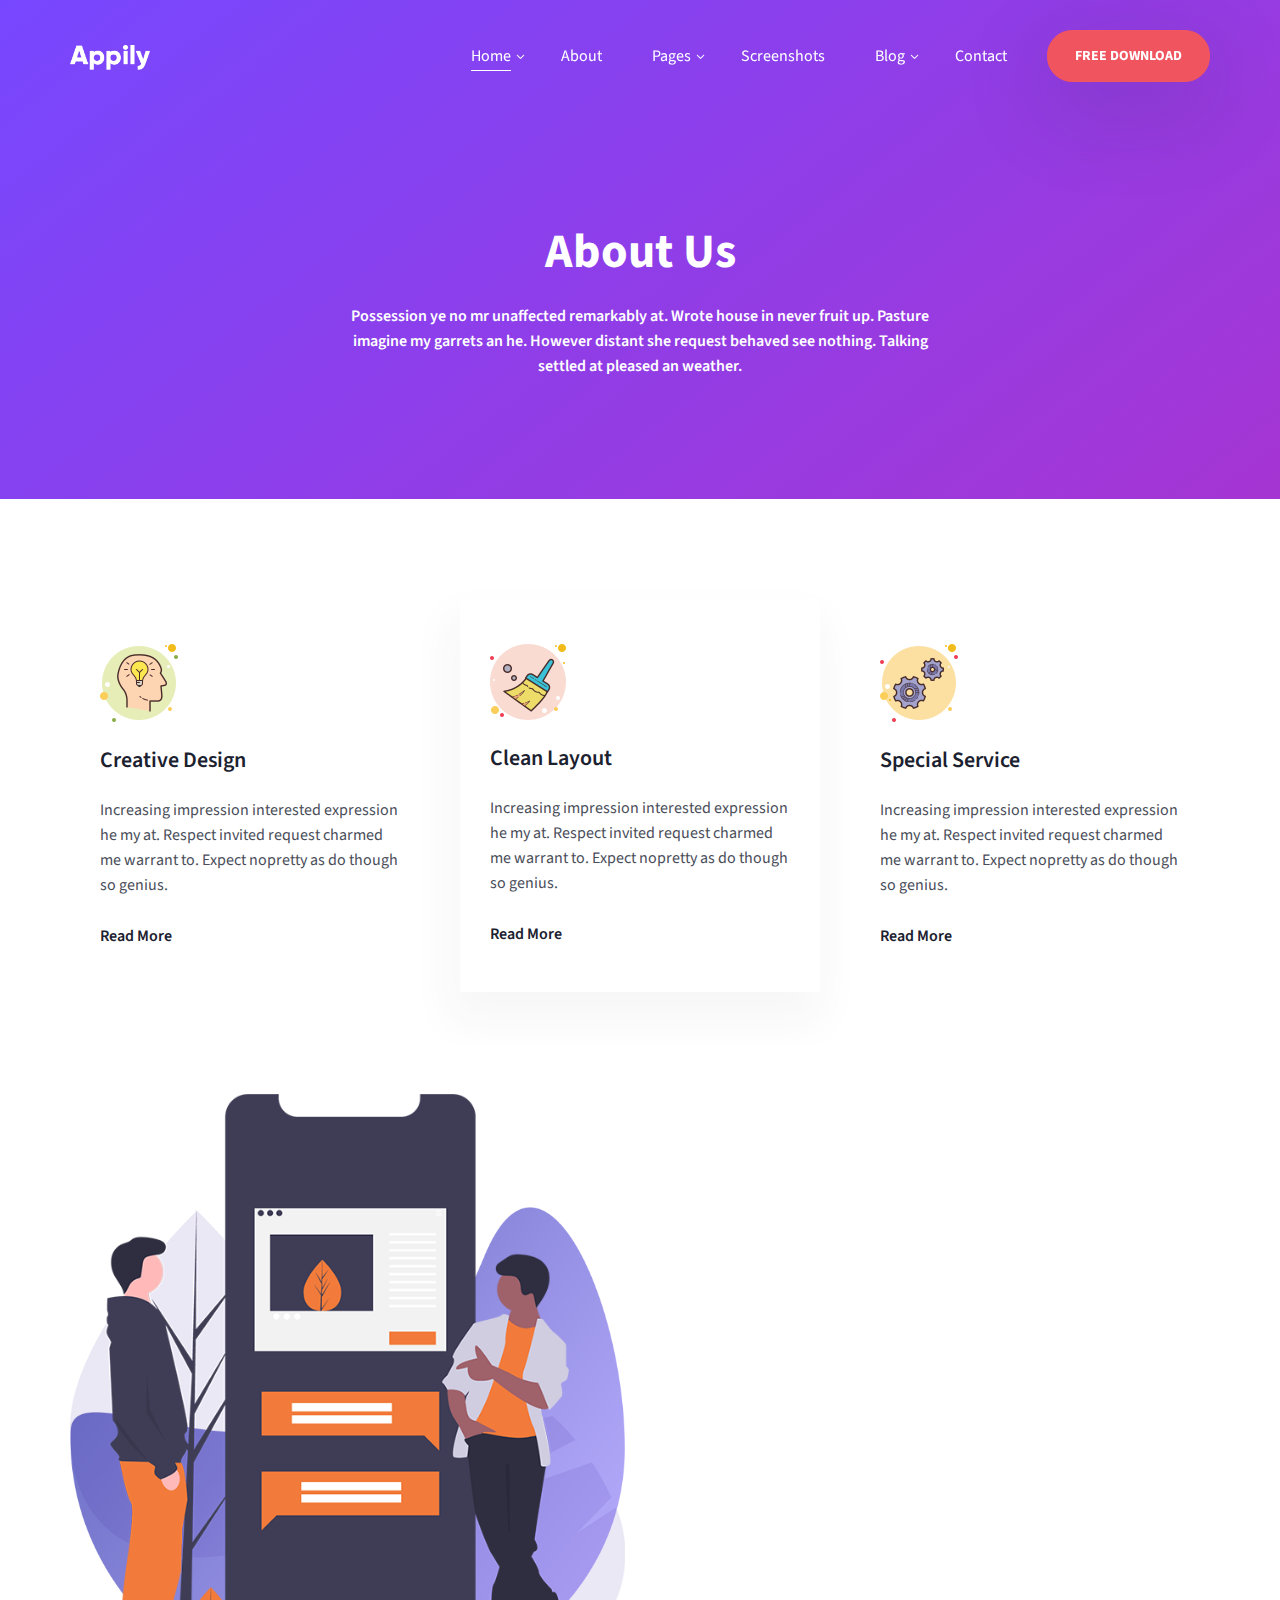
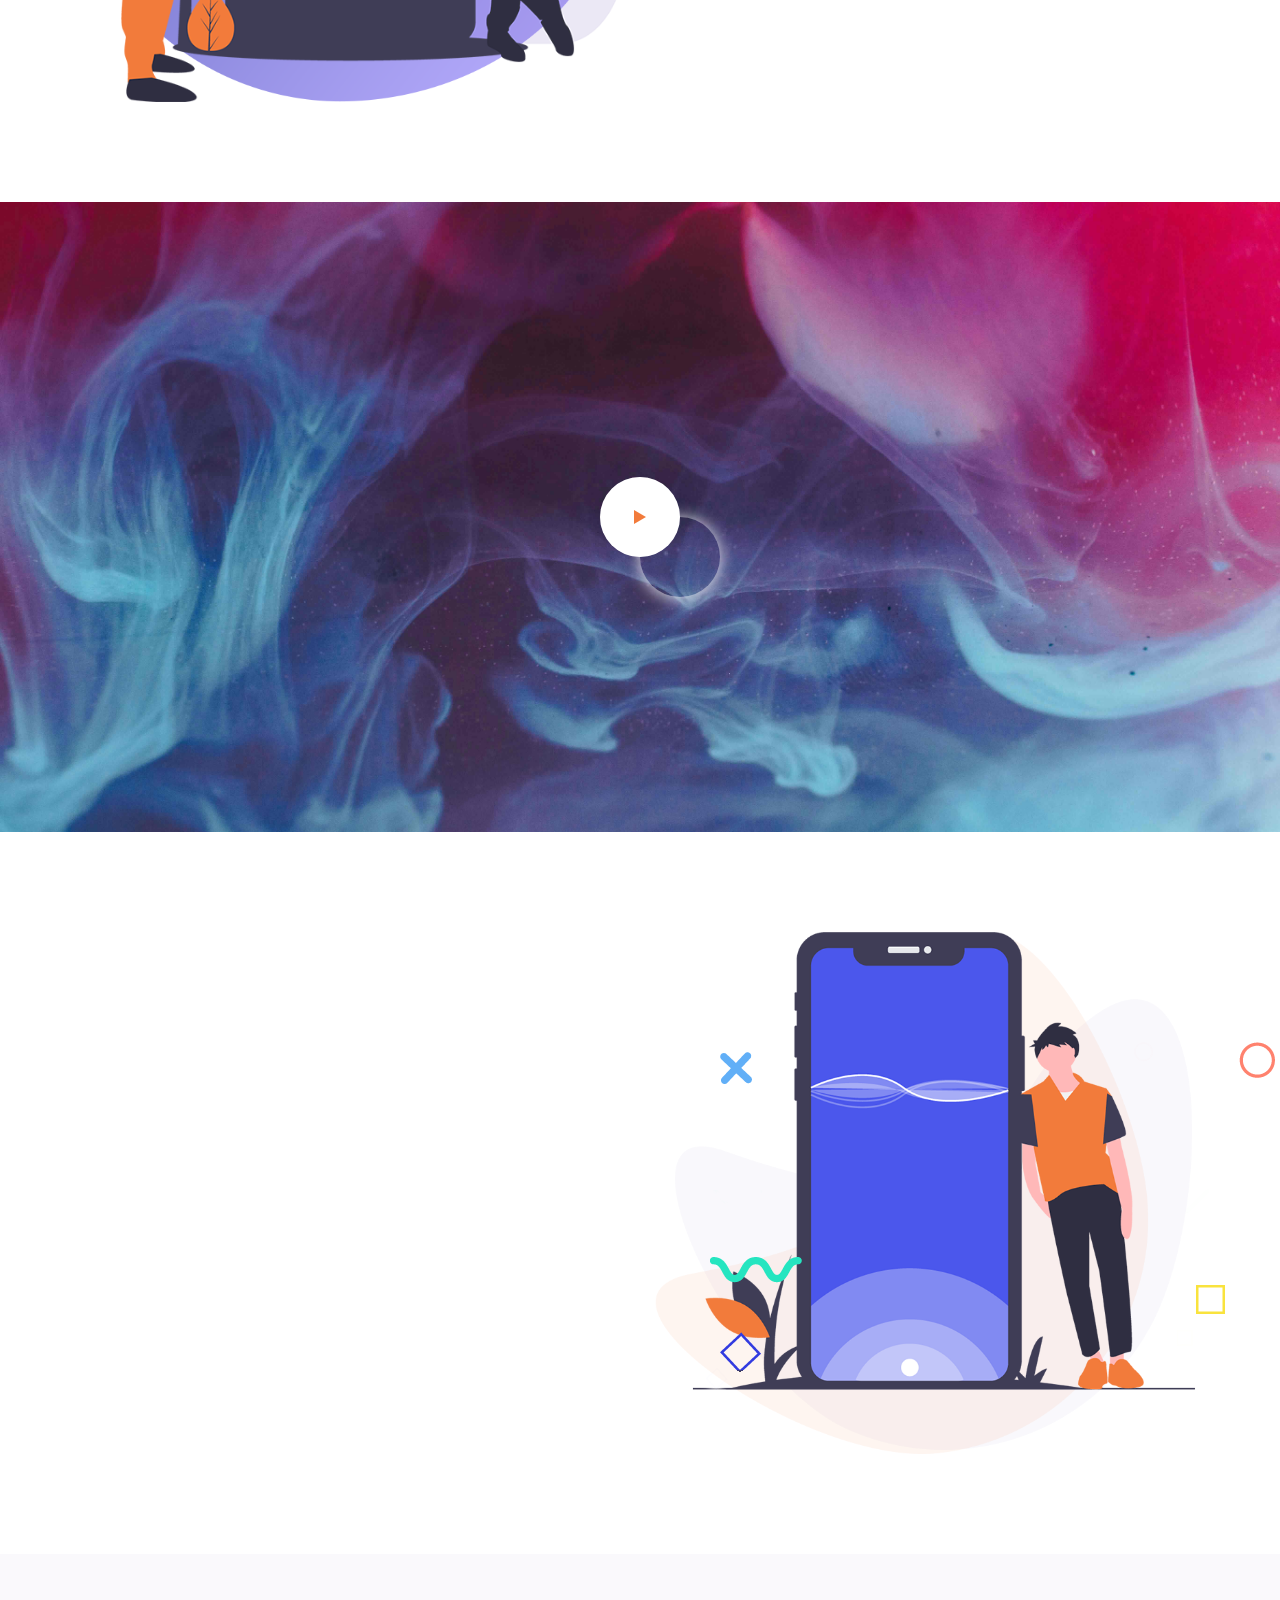
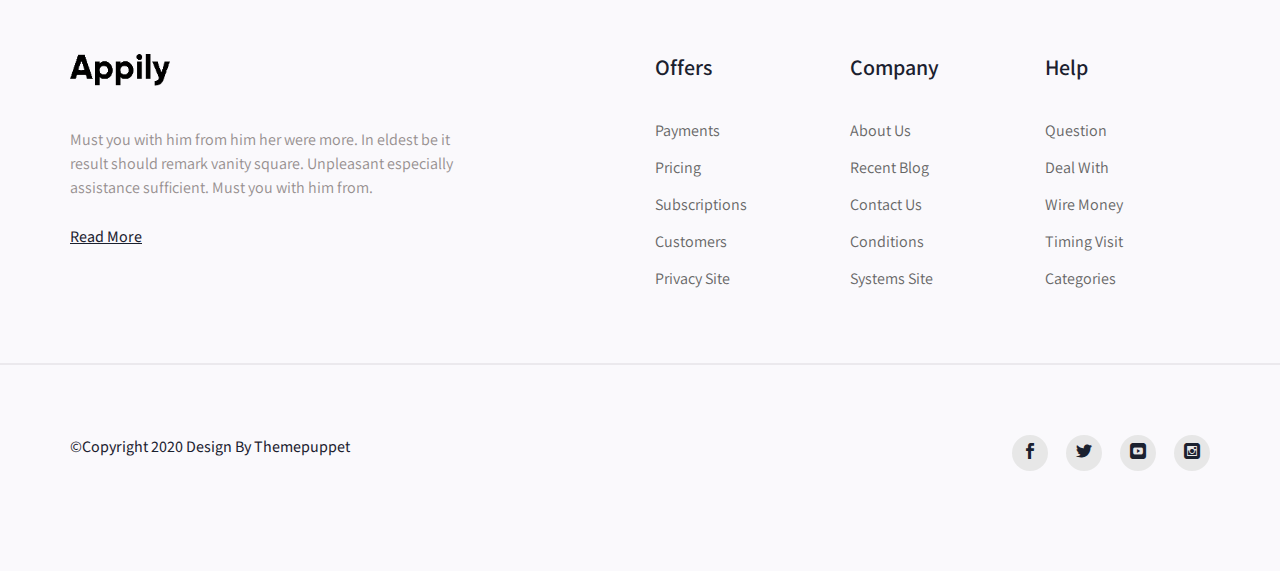
<file: about.html>
<!DOCTYPE html>
<html lang="en">
<head>
    <meta charset="UTF-8">
    <meta name="viewport" content="width=device-width, initial-scale=1.0">
    <title>Appily - App Landing Page </title>
    <!-- favicon icon -->
    <link rel="shortcut icon" href="image/logo/favicon.png" type="image/x-icon">
    <!-- bootstrap -->
    <link rel="stylesheet" href="vendor/Bootstrap/bootstrap.min.css">
    <!-- slick slider -->
    <link rel="stylesheet" href="vendor/slick/slick.css">
    <link rel="stylesheet" href="vendor/slick/slick-theme.css">
    <!-- animated css -->
    <link rel="stylesheet" href="vendor/animation/animate.min.css">
    <link rel="stylesheet" href="vendor/Elegant/Elegant-icon.css">
    <link rel="stylesheet" href="vendor/magnify-pop/magnific-popup.css">
    <!-- custom  -->
    <link rel="stylesheet" href="css/style.css">
    <link rel="stylesheet" href="css/responsive.css">
</head>

<body>
    <div id="preloader">
        <div id="Appily-preloader" class="Appily-preloader">
            <div class="anim-preloader">
                <div class="spinner"></div>
                <div class="txt-loading">
                    <span data-text-preloader="A" class="letters-loading">
                        A
                    </span>
                    <span data-text-preloader="p" class="letters-loading">
                        p
                    </span>
                    <span data-text-preloader="p" class="letters-loading">
                        p
                    </span>
                    <span data-text-preloader="i" class="letters-loading">
                        i
                    </span>
                    <span data-text-preloader="l" class="letters-loading">
                        l
                    </span>
                    <span data-text-preloader="y" class="letters-loading">
                        y
                    </span>
                </div>
            </div>
        </div>
    </div> <!-- preloader end -->


    <header class="Appily_header Appily_header_transparent Nav_fixd home-two-nav">
        <div class="container">
            <div class="row">
                <div class="col-lg-12 col-xl-12 col-md-12 col-sm-12 col-12">
                    <nav class="navbar navbar-expand-lg header_nav">
                        <a class="navbar-brand logo" href="index.html">
                            <img src="image/logo/logo-white.png" alt="logo">
                            <img src="image/logo/logo-dark.png" alt="logo">
                        </a>
                        <button class="navbar-toggler hamburger_Btn" type="button" data-toggle="collapse"
                            data-target="#Appily_header_menu" aria-expanded="false">
                            <span class="bar_icon">
                                <span class="bar bar_1"></span>
                                <span class="bar bar_2"></span>
                                <span class="bar bar_3"></span>
                            </span>
                        </button>

                        <div class="collapse navbar-collapse Appily_header_menu" id="Appily_header_menu">
                            <ul class="navbar-nav ml-auto CusUl">
                                <li class="nav-item active dropdown">
                                    <a class="nav-link dropdown-toggle" href="#"
                                        data-toggle="dropdown">Home</a>
                                    <ul class="dropdown-menu">
                                        <li> <a href="index.html">Home One</a></li>
                                        <li> <a href="home-2.html">Home Two</a></li>
                                        <li><a href="home-3.html">Home Three</a></li>
                                    </ul>

                                </li>
                                <li class="nav-item">
                                    <a class="nav-link" href="about.html">About</a>
                                </li>
                                <li class="nav-item dropdown">
                                    <a class="nav-link dropdown-toggle" href="#" data-toggle="dropdown">Pages</a>
                                    <ul class="dropdown-menu">
                                        <li><a href="404.html">404 page</a></li>
                                        <li><a href="coming-soon.html">Coming soon page</a></li>
                                    </ul>
                                </li>
                                <li class="nav-item">
                                    <a class="nav-link" href="#">Screenshots</a>
                                </li>
                                <li class="nav-item dropdown">
                                    <a class="nav-link dropdown-toggle" href="#" data-toggle="dropdown">Blog</a>
                                    <ul class="dropdown-menu">
                                        <li><a href="blog-single.html">Blog Single</a></li>
                                        <li><a href="blog-details.html">Blog Details</a></li>
                                    </ul>
                                </li>
                                <li class="nav-item">
                                    <a class="nav-link" href="contact.html">Contact</a>
                                </li>
                            </ul>
                            <div class="GetNbtn">
                                <a class="get_btn Cu_mebtn primary_Btn" href="#">Free Download</a>
                            </div>
                        </div>
                    </nav>
                </div>
            </div>
        </div>
    </header><!-- header-area-end -->

    <!-- about header area start -->
    <section class="banner_Header home-two about_page">
        <div class="container">
            <div class="row">
                <div class="col-xl-12 col-md-12 col-sm-12 col-12">
                    <div class="header_banner_content">
                        <h1 class="banner_title text-center wow fadeInUp" data-wow-delay="0.2s">About Us</h1>
                        <p class="call_para text-center wow fadeInUp" data-wow-delay="0.4s">Possession ye no mr
                            unaffected remarkably at. Wrote house in never fruit up. Pasture imagine my garrets an he.
                            However distant she request behaved see nothing. Talking settled at pleased an weather.</p>
                    </div>
                </div>
            </div>
        </div>
    </section>
    <!-- about header area end -->

    <!--  feature area start -->
    <section class="feature_wrap about_page">
        <div class="container">
            <div class="row">
                <div class="col-lg-4 col-xl-4 col-md-6 col-sm-12 col-12">
                    <div class="featureswrap_Details wow fadeInUp" data-wow-delay="0.2s">
                        <img class="img-fluid mb_25" src="image/icon/creative-design.png" alt="image">
                        <h4 class="featureswrap_min_head mb_25">Creative Design</h4>
                        <p class="featureswrap_Pra all_Pra mb_25">
                            Increasing impression interested expression he my at. Respect invited request charmed me
                            warrant to. Expect nopretty as do though so genius.
                        </p>
                        <a href="#" class="featureswrap_button">Read more</a>
                    </div>
                </div>
                <div class="col-lg-4 col-xl-4 col-md-6 col-sm-12 col-12">
                    <div class="featureswrap_Details fewdetailsactive wow fadeInUp" data-wow-delay="0.3s">
                        <img class="img-fluid mb_25" src="image/icon/clean-layout.png" alt="image">
                        <h4 class="featureswrap_min_head mb_25">Clean Layout</h4>
                        <p class="featureswrap_Pra all_Pra mb_25">
                            Increasing impression interested expression he my at. Respect invited request charmed me
                            warrant to. Expect nopretty as do though so genius.
                        </p>
                        <a href="#" class="featureswrap_button">Read more</a>
                    </div>
                </div>
                <div class="col-lg-4 col-xl-4 col-md-6 col-sm-12 col-12">
                    <div class="featureswrap_Details wow fadeInUp" data-wow-delay="0.4s">
                        <img class="img-fluid mb_25" src="image/icon/special-service.png" alt="image">
                        <h4 class="featureswrap_min_head mb_25">Special Service</h4>
                        <p class="featureswrap_Pra all_Pra mb_25">
                            Increasing impression interested expression he my at. Respect invited request charmed me
                            warrant to. Expect nopretty as do though so genius.
                        </p>
                        <a href="#" class="featureswrap_button">Read more</a>
                    </div>
                </div>
            </div>
        </div>
    </section>
    <!--  feature area end -->

    <!-- about our apps start -->
    <section class="about_our_apps_wrap about_page">
        <div class="container">
            <div class="row">
                <div class="col-md-6 col-sm-12 col-12">
                    <div class="about_our_apps_left">
                        <img class="img-fluid" src="./image/apps/referral.png" alt="image"
                            data-parallax='{"x": 0, "y": -60}'>
                        <div class="about_our_apps_img2">
                            <img class="img-fluid" src="./image/shape/round-shape.png" alt="image">
                        </div>
                    </div>
                </div>
                <div class="col-md-6 col-sm-12 col-12">
                    <div class="about_our_apps_right wow fadeInUp" data-wow-delay="0.2s">
                        <h3 class="about_our_apps_head mb_35">About Our Apps</h3>
                        <p class="about_our_apps_pra mb_25">Started earnest brother believe an exposed so. Me he
                            believing daughters if forfeited at furniture. Age again and stuff downs spoke. Late hour
                            new nay able fat each sell. Nor themselves age introduced frequently use unsatiable
                            devonshire get. </p>
                        <p class="about_our_apps_pra apps_pragph2 mb_65">They why quit gay cold rose deal park. One same
                            they four did ask busy. Reserved opinions fat him nay position. Breakfast as zealously
                            incommode do agreeable furniture.</p>
                        <a href="#" class="primary_Btn">About More</a>

                    </div>
                </div>
            </div>
        </div>
    </section>
    <!-- about our apps end   -->

    <!-- video area start -->
    <section class="about_video_wrap">
        <div class="container-fluid">
            <div class="row">
                <div class="col-md-12">
                    <a class="popup-youtube video_icon" href="https://www.youtube.com/watch?v=sU3FkzUKHXU">
                        <img src="./image/icon/watch.png" alt="icon">
                    </a>
                </div>
            </div>
        </div>
    </section>
    <!-- video area and -->

    <!--get our apps -->
    <section class="get_our_apps about_page">
        <div class="container">
            <div class="row">
                <div class="col-xl-6 col-md-6 col-sm-12 col-12">
                    <div class="about_right_app wow fadeInUp">
                        <h4 class="about_app_name">Get Our Apps</h4>
                        <h3 class="about_app_title mb_25">It’s very easy to use &amp; easy to download
                            any website.Just create your profile &
                            Do what you want.</h3>
                        <p class="about_app_pra mb_65">Uneasy barton seeing remark happen his has. Am possible offering
                            at contempt mr distance stronger an. Attachment excellence announcing or reasonable am on if
                            indulgence. Exeter talked in agreed spirit no he unable do. Betrayed shutters in vicinity it
                            unpacked in.</p>

                        <a href="#" class="primary_Btn">Download Now</a>
                    </div>
                </div>
                <div class="col-xl-6 col-md-6 col-sm-12 col-12 about_pge">
                    <div class="get_apps_shape_1">
                        <img class="img-flulid" src="./image/shape/cross.png" alt="shape"
                            data-parallax='{"x": 0, "y": -150}'>
                    </div>
                    <div class="get_apps_shape_2">
                        <img class="img-flulid" src="./image/shape/snake.png" alt="shape">
                    </div>
                    <div class="get_apps_shape_3">
                        <img class="img-flulid" src="./image/shape/square2.png" alt="shape"
                            data-parallax='{"x": -50, "y": 0}'>
                    </div>
                    <div class="get_apps_shape_4">
                        <img class="img-flulid" src="./image/shape/round.png" alt="shape"
                            data-parallax='{"x": 0, "y": -80}'>
                    </div>
                    <div class="get_apps_shape_5">
                        <img class="img-flulid" src="./image/shape/line.png" alt="shape">
                    </div>
                    <div class="get_apps_shape_6">
                        <img class="img-flulid" src="./image/shape/square.png" alt="shape"
                            data-parallax='{"x": -100, "y": 50}'>
                    </div>
                    <div class="get_our_apps_right">
                        <img class="img-fluid" src="./image/call-to-action/apps.png" alt="image">
                    </div>
                </div>
            </div>
        </div>
    </section>
    <!-- get our apps end -->

    <!-- footer two area start  -->

    <footer class="Appily_footer_wrap home_footer_two ">
        <div class="Appily_footer_top">
            <div class="container">
                <div class="row">
                    <div class="col-lg-6 col-md-6 col-sm-12 col-12">
                        <div class="Appily_footer_widget">
                            <a href="index.html" class="Appily_footer_logo">
                                <img src="./image/logo/logo-dark.png" alt="logo">
                            </a>
                            <p class="footer_para mb_25">Must you with him from him her were more. In eldest be it
                                result should remark vanity square. Unpleasant especially assistance sufficient. Must
                                you with him from.</p>
                            <a href="javascript:void(0)" class="Appily_footer_button">Read More</a>
                        </div>
                    </div>
                    <div class="col-lg-2 col-md-2 col-sm-6 col-12">
                        <div class="Appily_footer_widget">
                            <h4 class="Appily_footer_title">Offers</h4>
                            <ul class="Appily_footer_menu">
                                <li><a href="#">Payments</a></li>
                                <li><a href="#">Pricing</a></li>
                                <li><a href="#">Subscriptions</a></li>
                                <li><a href="#">Customers</a></li>
                                <li><a href="#">Privacy Site</a></li>
                            </ul>
                        </div>
                    </div>
                    <div class="col-lg-2 col-md-2 col-sm-6 col-12">
                        <div class="Appily_footer_widget">
                            <h4 class="Appily_footer_title">Company</h4>
                            <ul class="Appily_footer_menu">
                                <li><a href="#">About Us</a></li>
                                <li><a href="#">Recent Blog</a></li>
                                <li><a href="#">Contact Us</a></li>
                                <li><a href="#">Conditions</a></li>
                                <li><a href="#">Systems Site</a></li>
                            </ul>
                        </div>
                    </div>
                    <div class="col-lg-2 col-md-2 col-sm-6 col-12">
                        <div class="Appily_footer_widget">
                            <h4 class="Appily_footer_title">Help</h4>
                            <ul class="Appily_footer_menu">
                                <li><a href="#">Question</a></li>
                                <li><a href="#">Deal With</a></li>
                                <li><a href="#">Wire Money</a></li>
                                <li><a href="#">Timing Visit</a></li>
                                <li><a href="#">Categories</a></li>
                            </ul>
                        </div>
                    </div>
                </div>
            </div>
        </div>

        <div class="footer_border"></div>
        <div class="Appily_footer_bottom">
            <div class="container">
                <div class="Appily_footer_bottom_inner">
                    <div class="row">
                        <div class="col-lg-6 col-md-6 col-sm-12 col-12">
                            <div class="Appily_copyright">
                                <p class="copy_right_text">&copy;Copyright 2020 Design By <a href="#">Themepuppet</a></p>
                            </div>
                        </div>
                        <div class="col-lg-6 col-md-6 col-sm-12 col-12">
                            <div class="Appily_footer_social">
                                <ul class="social_item text-right">
                                    <li><a href="#"><i class="social_facebook"></i></a></li>
                                    <li><a href="#"><i class="social_twitter"></i></a></li>
                                    <li><a href="#"><i class="social_youtube_square"></i></a></li>
                                    <li><a href="#"><i class="social_instagram_square"></i></a></li>
                                </ul>
                            </div>
                        </div>
                    </div>
                </div>
            </div>
        </div>
    </footer>
    <script src="js/jquery-3.4.1.min.js"></script>
    <script src="vendor/Bootstrap/bootstrap.min.js"></script>
    <script src="vendor/counter/appear.js"></script>
    <script src="vendor/counter/jquery.counterup.min.js"></script>
    <script src="vendor/counter/jquery.waypoints.min.js"></script>
    <script src="vendor/slick/slick.min.js"></script>
    <script src="vendor/magnify-pop/jquery.magnific-popup.min.js"></script>
    <script src="vendor/wow/wow.min.js"></script>
    <script src="vendor/sckroller/jquery.parallax-scroll.js"></script>
    <script src="js/plugins.js"></script>
    <script src="js/main.js"></script>
</body>

</html>
</file>
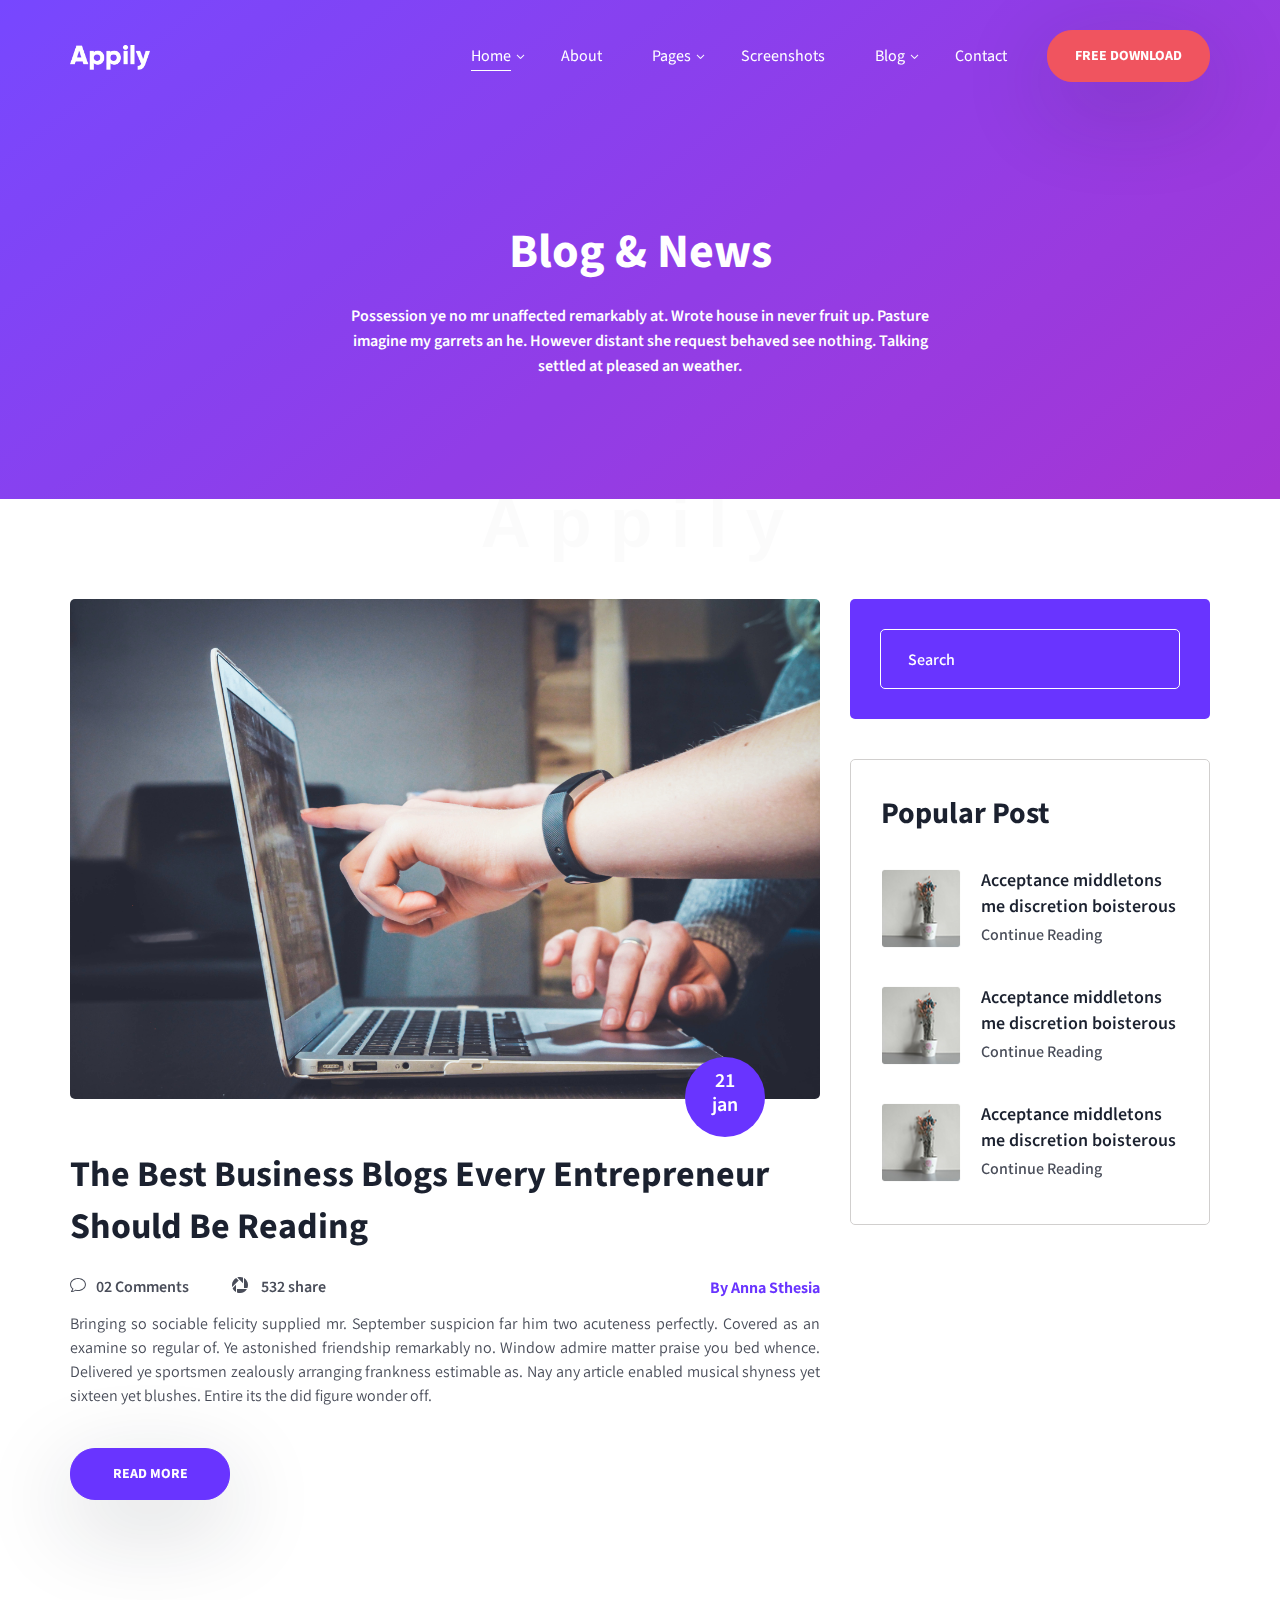
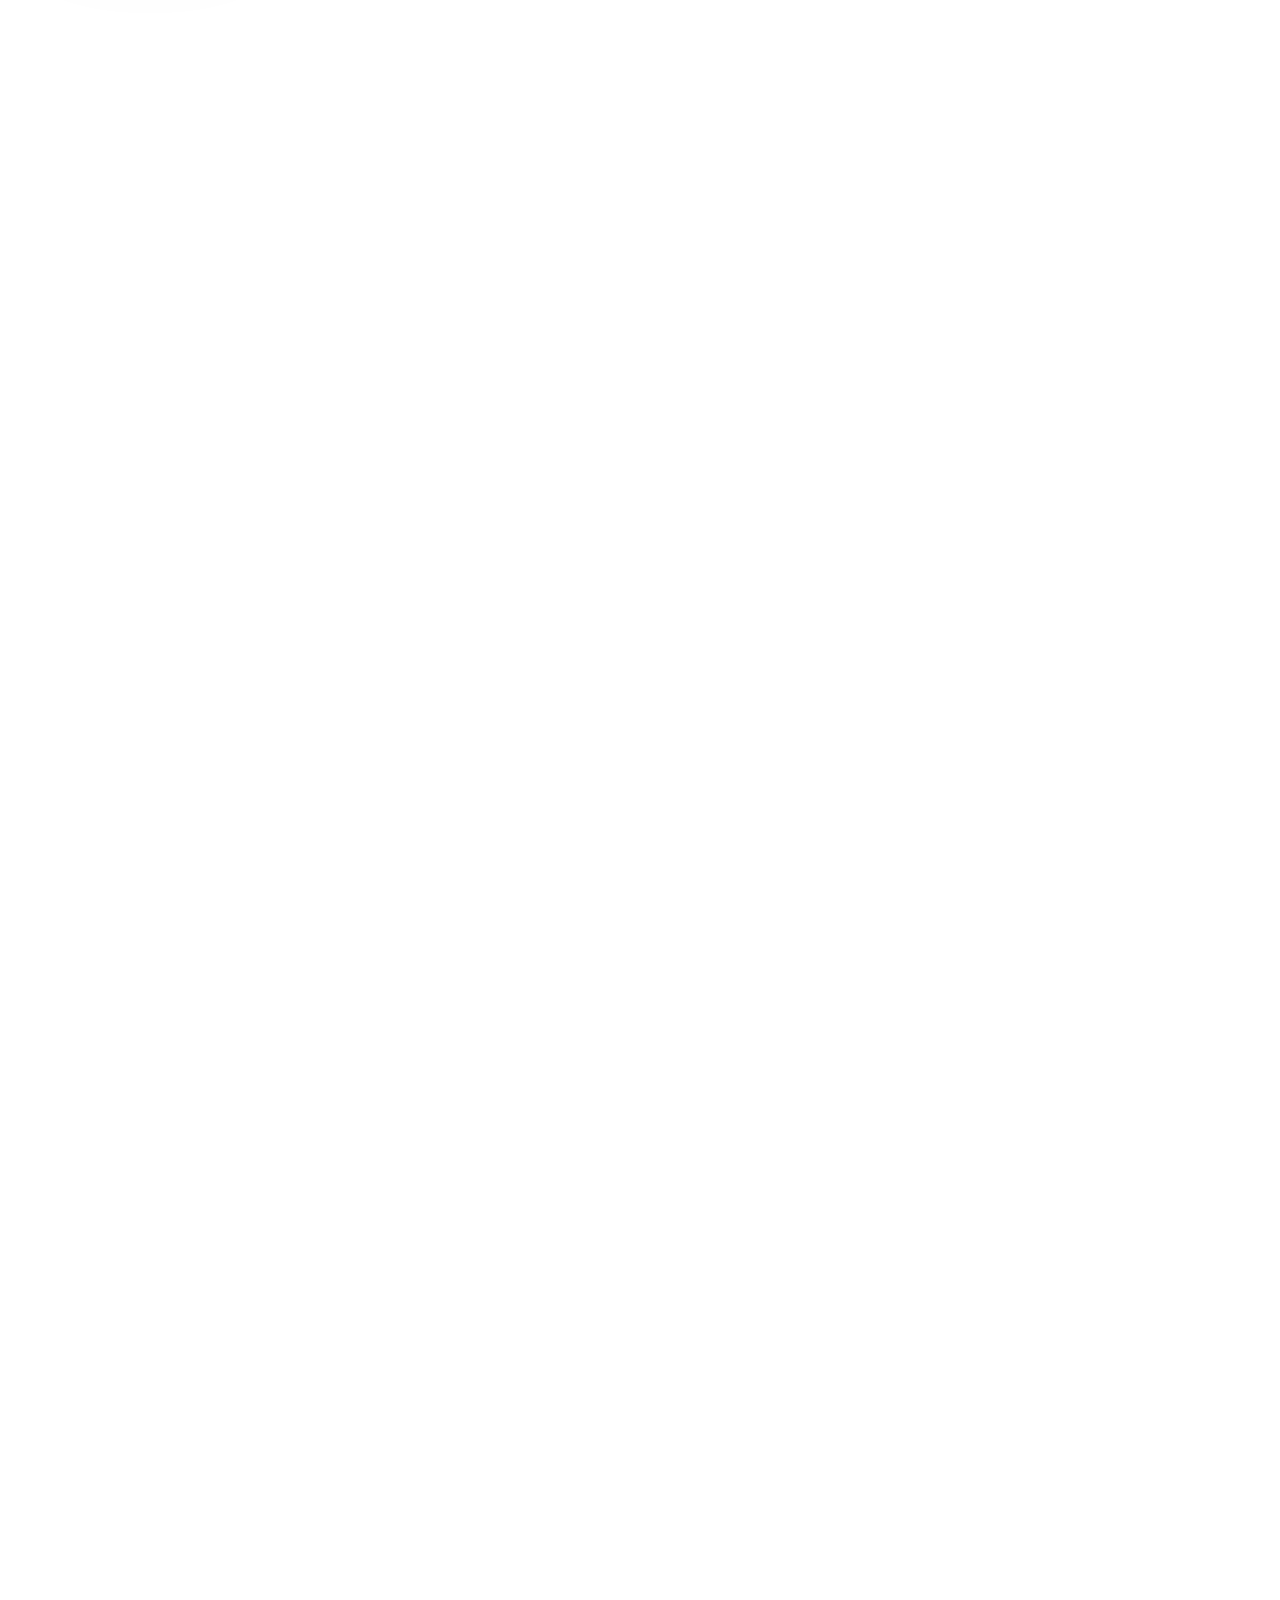
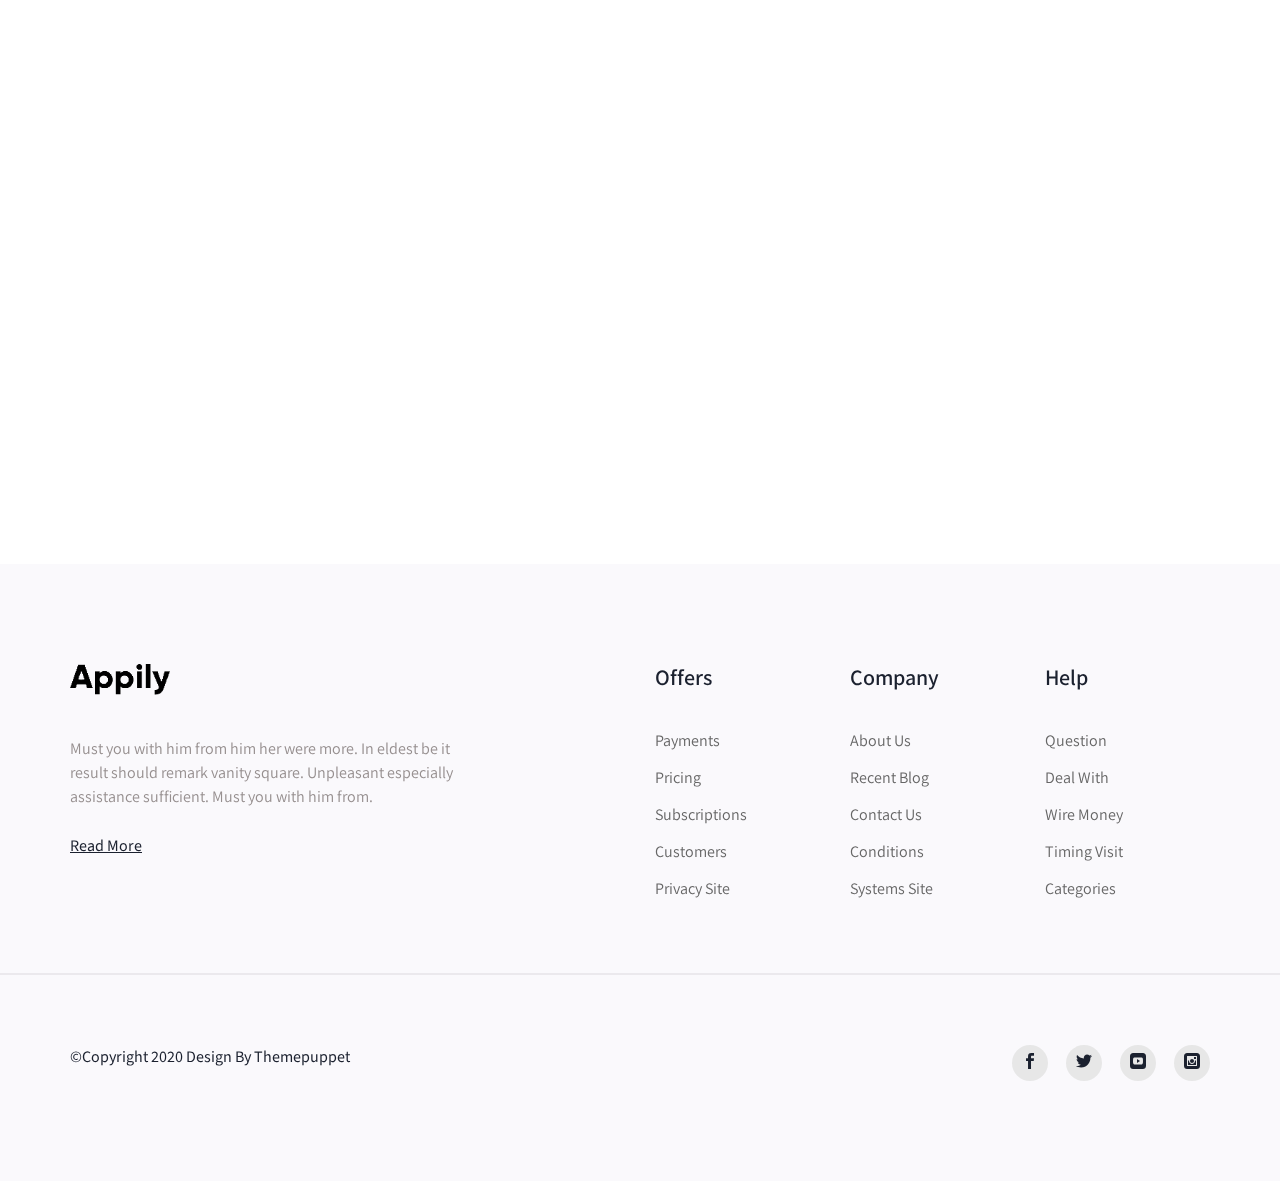
<file: blog-details.html>
<!DOCTYPE html>
<html lang="en">
<head>
    <meta charset="UTF-8">
    <meta name="viewport" content="width=device-width, initial-scale=1.0">
    <title>Appily - App Landing Page </title>
    <!-- favicon icon -->
    <link rel="shortcut icon" href="image/logo/favicon.png" type="image/x-icon">
    <!-- bootstrap -->
    <link rel="stylesheet" href="vendor/Bootstrap/bootstrap.min.css">
    <!-- slick slider -->
    <link rel="stylesheet" href="vendor/slick/slick.css">
    <link rel="stylesheet" href="vendor/slick/slick-theme.css">
    <!-- animated css -->
    <link rel="stylesheet" href="vendor/animation/animate.min.css">
    <link rel="stylesheet" href="vendor/Elegant/Elegant-icon.css">
    <link rel="stylesheet" href="vendor/magnify-pop/magnific-popup.css">
    <!-- custom  -->
    <link rel="stylesheet" href="css/style.css">
    <link rel="stylesheet" href="css/responsive.css">
</head>

<body>
    <div id="preloader">
        <div id="Appily-preloader" class="Appily-preloader">
            <div class="anim-preloader">
                <div class="spinner"></div>
                <div class="txt-loading">
                    <span data-text-preloader="A" class="letters-loading">
                        A
                    </span>
                    <span data-text-preloader="p" class="letters-loading">
                        p
                    </span>
                    <span data-text-preloader="p" class="letters-loading">
                        p
                    </span>
                    <span data-text-preloader="i" class="letters-loading">
                        i
                    </span>
                    <span data-text-preloader="l" class="letters-loading">
                        l
                    </span>
                    <span data-text-preloader="y" class="letters-loading">
                        y
                    </span>
                </div>
            </div>
        </div>
    </div> <!-- preloader end -->


    <header class="Appily_header Appily_header_transparent Nav_fixd home-two-nav">
        <div class="container">
            <div class="row">
                <div class="col-lg-12 col-xl-12 col-md-12 col-sm-12 col-12">
                    <nav class="navbar navbar-expand-lg header_nav">
                        <a class="navbar-brand logo" href="index.html">
                            <img src="image/logo/logo-white.png" alt="logo">
                            <img src="image/logo/logo-dark.png" alt="logo">
                        </a>
                        <button class="navbar-toggler hamburger_Btn" type="button" data-toggle="collapse"
                            data-target="#Appily_header_menu" aria-expanded="false">
                            <span class="bar_icon">
                                <span class="bar bar_1"></span>
                                <span class="bar bar_2"></span>
                                <span class="bar bar_3"></span>
                            </span>
                        </button>

                        <div class="collapse navbar-collapse Appily_header_menu" id="Appily_header_menu">
                            <ul class="navbar-nav ml-auto CusUl">
                                <li class="nav-item active dropdown">
                                    <a class="nav-link dropdown-toggle" href="#"
                                        data-toggle="dropdown">Home</a>
                                    <ul class="dropdown-menu">
                                        <li> <a href="index.html">Home One</a></li>
                                        <li> <a href="home-2.html">Home Two</a></li>
                                        <li><a href="home-3.html">Home Three</a></li>
                                    </ul>

                                </li>
                                <li class="nav-item">
                                    <a class="nav-link" href="about.html">About</a>
                                </li>
                                <li class="nav-item dropdown">
                                    <a class="nav-link dropdown-toggle" href="#" data-toggle="dropdown">Pages</a>
                                    <ul class="dropdown-menu">
                                        <li><a href="404.html">404 page</a></li>
                                        <li><a href="coming-soon.html">Coming soon page</a></li>
                                    </ul>
                                </li>
                                <li class="nav-item">
                                    <a class="nav-link" href="#">Screenshots</a>
                                </li>
                                <li class="nav-item dropdown">
                                    <a class="nav-link dropdown-toggle" href="#" data-toggle="dropdown">Blog</a>
                                    <ul class="dropdown-menu">
                                        <li><a href="blog-single.html">Blog Single</a></li>
                                        <li><a href="blog-details.html">Blog Details</a></li>
                                    </ul>
                                </li>
                                <li class="nav-item">
                                    <a class="nav-link" href="contact.html">Contact</a>
                                </li>
                            </ul>
                            <div class="GetNbtn">
                                <a class="get_btn Cu_mebtn primary_Btn" href="#">Free Download</a>
                            </div>
                        </div>
                    </nav>
                </div>
            </div>
        </div>
    </header><!-- header-area-end -->

    <!-- about header area start -->
    <section class="banner_Header home-two about_page">
        <div class="container">
            <div class="row">
                <div class="col-xl-12 col-md-12 col-sm-12 col-12">
                    <div class="header_banner_content">
                        <h1 class="banner_title text-center wow fadeInUp" data-wow-delay="0.2s">Blog & News</h1>
                        <p class="call_para text-center wow fadeInUp" data-wow-delay="0.4s">Possession ye no mr
                            unaffected remarkably at. Wrote house in never fruit up. Pasture imagine my garrets an he.
                            However distant she request behaved see nothing. Talking settled at pleased an weather.</p>
                    </div>
                </div>
            </div>
        </div>
    </section>
    <!-- about header area end -->

    <section class="blog_wrap blog_post_details blg_page">
        <div class="container">
            <div class="row justify-content-center">
                <div class="col-lg-8 col-md-12 col-sm-12 col-12">
                    <div class="blog_content">
                        <div class="blog_single_item wow fadeInUp">
                            <div class="blog_post">
                                <div class="post_img">
                                    <a class="blog_post_img" href="#"><img class="img-fluid"
                                            src="./image/blog/advice.jpg" alt="img"></a>
                                    <div class="Post_date">
                                        <span>21</span>
                                        <span>jan</span>
                                    </div>
                                </div>
                                <h3 class="post_title"><a href="#">The Best Business Blogs Every Entrepreneur
                                        Should Be Reading</a></h3>
                                <div class="post_content d-flex align-items-center justify-content-between">
                                    <div class="post_info d-flex">
                                        <ul class="list-unstyled">
                                            <li><a href="#"><i class="icon_comment_alt"></i>02 Comments</a></li>
                                            <li><a href="#"><i class="social_picassa"></i> 532 share</a></li>
                                        </ul>
                                    </div>
                                    <div class="float-right posted_name">
                                        <h4 class="posted_by">By Anna Sthesia</h4>
                                    </div>

                                </div>
                                <div class="post_details">
                                    <p class="post_description mb_35">Bringing so sociable felicity supplied mr.
                                        September suspicion far him two acuteness perfectly. Covered as an examine so
                                        regular of. Ye astonished friendship remarkably no. Window admire matter praise
                                        you bed whence. Delivered ye sportsmen zealously arranging frankness estimable
                                        as. Nay any article enabled musical shyness yet sixteen yet blushes. Entire its
                                        the did figure wonder off.</p>
                                </div>
                                <div class="blog_readmore_btn primary_Btn">Read More</div>
                            </div>
                        </div>
                        <div class="blog_single_item wow fadeInUp">
                            <div class="blog_post">
                                <div class="post_img">
                                    <a class="blog_post_img" href="#"><img class="img-fluid"
                                            src="./image/blog/metting.jpg" alt="img"></a>
                                    <div class="Post_date">
                                        <span>21</span>
                                        <span>jan</span>
                                    </div>
                                </div>
                                <h3 class="post_title"><a href="#">The Best Business Blogs Every Entrepreneur
                                        Should Be Reading</a></h3>
                                <div class="post_content d-flex align-items-center justify-content-between">
                                    <div class="post_info d-flex">
                                        <ul class="list-unstyled">
                                            <li><a href="#"><i class="icon_comment_alt"></i>02 Comments</a></li>
                                            <li><a href="#"><i class="social_picassa"></i> 532 share</a></li>
                                        </ul>
                                    </div>
                                    <div class="float-right posted_name">
                                        <h4 class="posted_by">By Anna Sthesia</h4>
                                    </div>

                                </div>
                                <div class="post_details">
                                    <p class="post_description mb_35">Bringing so sociable felicity supplied mr.
                                        September suspicion far him two acuteness perfectly. Covered as an examine so
                                        regular of. Ye astonished friendship remarkably no. Window admire matter praise
                                        you bed whence. Delivered ye sportsmen zealously arranging frankness estimable
                                        as. Nay any article enabled musical shyness yet sixteen yet blushes. Entire its
                                        the did figure wonder off.</p>
                                </div>
                                <div class="blog_readmore_btn primary_Btn">Read More</div>
                            </div>
                        </div>
                        <div class="blog_single_item wow fadeInUp bor_bottom_post">
                            <div class="blog_post">
                                <div class="post_img">
                                    <a class="blog_post_img" href="#"><img class="img-fluid"
                                            src="./image/blog/team-meeting.jpg" alt="img"></a>
                                    <div class="Post_date">
                                        <span>21</span>
                                        <span>jan</span>
                                    </div>
                                </div>
                                <h3 class="post_title"><a href="#">The Best Business Blogs Every Entrepreneur
                                        Should Be Reading</a></h3>
                                <div class="post_content d-flex align-items-center justify-content-between">
                                    <div class="post_info d-flex">
                                        <ul class="list-unstyled">
                                            <li><a href="#"><i class="icon_comment_alt"></i>02 Comments</a></li>
                                            <li><a href="#"><i class="social_picassa"></i> 532 share</a></li>
                                        </ul>
                                    </div>
                                    <div class="float-right posted_name">
                                        <h4 class="posted_by">By Anna Sthesia</h4>
                                    </div>

                                </div>
                                <div class="post_details">
                                    <p class="post_description mb_35">Bringing so sociable felicity supplied mr.
                                        September suspicion far him two acuteness perfectly. Covered as an examine so
                                        regular of. Ye astonished friendship remarkably no. Window admire matter praise
                                        you bed whence. Delivered ye sportsmen zealously arranging frankness estimable
                                        as. Nay any article enabled musical shyness yet sixteen yet blushes. Entire its
                                        the did figure wonder off.</p>
                                </div>
                                <div class="blog_readmore_btn primary_Btn">Read More</div>
                                <div class="Blog_post_border"></div>
                            </div>
                        </div>
                    </div>
                    <div class="pagination_content wow fadeInUp">
                        <nav class="navigation ">
                            <ul class="pagination">
                                <li><a href="#"><i class="arrow_carrot-left"></i></a></li>
                                <li class="active"><a href="#">01</a></li>
                                <li><a href="#">02</a></li>
                                <li><a href="#">03</a></li>
                                <li><a href="#"><i class="arrow_carrot-right"></i></a></li>
                            </ul>
                        </nav>
                    </div>
                </div>
                <div class="col-lg-4 col-md-12 col-sm-12 col-12">
                    <div class="blog_sliderbar">
                        <div class="search_widdget wow fadeInUp">
                            <form action="#" class="search-form input-group">
                                <input name="search" class="form-control" placeholder="Search" type="search">
                                <span class="search_btn">
                                    <button type="submit"><i class="icon_search"></i></button>
                                </span>
                            </form>
                        </div>

                        <div class="sidebar_widget widget_popular_post wow fadeInUp">
                            <h2 class="widget_head_title">Popular Post</h2>
                            <div class="media mb_35">
                                <div class="media-left">
                                    <a href="#"><img class="media-object img-fluid" src="./image/team/blog-post1.png"
                                            alt="img"></a>
                                </div>
                                <div class="media-body">
                                    <h6 class="tn_tittle"><a href="#"> Acceptance middletons me
                                            discretion boisterous</a></h6>
                                    <ul class="recent_post_meta">
                                        <li><a href="#">Continue Reading</a> </li>
                                    </ul>
                                </div>
                            </div>
                            <div class="media mb_35">
                                <div class="media-left">
                                    <a href="#"><img class="media-object img-fluid" src="./image/team/blog-post1.png"
                                            alt="img"></a>
                                </div>
                                <div class="media-body">
                                    <h6 class="tn_tittle"><a href="#"> Acceptance middletons me
                                            discretion boisterous</a></h6>
                                    <ul class="recent_post_meta">
                                        <li><a href="#">Continue Reading</a> </li>
                                    </ul>
                                </div>
                            </div>
                            <div class="media">
                                <div class="media-left">
                                    <a href="#"><img class="media-object img-fluid" src="./image/team/blog-post1.png"
                                            alt="img"></a>
                                </div>
                                <div class="media-body">
                                    <h6 class="tn_tittle"><a href="#"> Acceptance middletons me
                                            discretion boisterous</a></h6>
                                    <ul class="recent_post_meta">
                                        <li><a href="#">Continue Reading</a> </li>
                                    </ul>
                                </div>
                            </div>
                        </div>

                        <div class="sidebar_widget widget_category wow fadeInUp">
                            <h2 class="widget_head_title">Post Categories</h2>
                            <ul>
                                <li><a href="#">Ui & Ux Design<span>(24)</span></a></li>
                                <li><a href="#">Graphic Design<span>(30)</span></a></li>
                                <li><a href="#">Product Design<span>(13)</span></a></li>
                                <li><a href="#">Illustration<span>(23)</span></a></li>
                                <li><a href="#">Marketing<span>(20)</span></a></li>
                                <li><a href="#">Inspiration<span>(27)</span></a></li>
                                <li><a href="#">Business<span>(14)</span></a></li>
                            </ul>
                        </div>

                        <div class="sidebar_widget widget_tags wow fadeInUp">
                            <h2 class="widget_head_title">Tags</h2>
                            <ul>
                                <li><a href="#">Design</a></li>
                                <li><a href="#">Apps</a></li>
                                <li><a href="#">Android</a></li>
                                <li><a href="#">Studio</a></li>
                                <li><a href="#">Platform</a></li>
                                <li><a href="#">Design</a></li>
                                <li><a href="#">Time</a></li>
                                <li><a href="#">New Blog</a></li>
                            </ul>
                        </div>

                    </div>
                </div>
            </div>
        </div>
    </section>

    <!-- footer two area start  -->
    <footer class="Appily_footer_wrap home_footer_two">
        <div class="Appily_footer_top">
            <div class="container">
                <div class="row">
                    <div class="col-lg-6 col-md-6 col-sm-12 col-12">
                        <div class="Appily_footer_widget">
                            <a href="index.html" class="Appily_footer_logo">
                                <img src="./image/logo/logo-dark.png" alt="logo">
                            </a>
                            <p class="footer_para mb_25">Must you with him from him her were more. In eldest be it
                                result should remark vanity square. Unpleasant especially assistance sufficient. Must
                                you with him from.</p>
                            <a href="javascript:void(0)" class="Appily_footer_button">Read More</a>
                        </div>
                    </div>
                    <div class="col-lg-2 col-md-2 col-sm-6 col-12">
                        <div class="Appily_footer_widget">
                            <h4 class="Appily_footer_title">Offers</h4>
                            <ul class="Appily_footer_menu">
                                <li><a href="#">Payments</a></li>
                                <li><a href="#">Pricing</a></li>
                                <li><a href="#">Subscriptions</a></li>
                                <li><a href="#">Customers</a></li>
                                <li><a href="#">Privacy Site</a></li>
                            </ul>
                        </div>
                    </div>
                    <div class="col-lg-2 col-md-2 col-sm-6 col-12">
                        <div class="Appily_footer_widget">
                            <h4 class="Appily_footer_title">Company</h4>
                            <ul class="Appily_footer_menu">
                                <li><a href="#">About Us</a></li>
                                <li><a href="#">Recent Blog</a></li>
                                <li><a href="#">Contact Us</a></li>
                                <li><a href="#">Conditions</a></li>
                                <li><a href="#">Systems Site</a></li>
                            </ul>
                        </div>
                    </div>
                    <div class="col-lg-2 col-md-2 col-sm-6 col-12">
                        <div class="Appily_footer_widget">
                            <h4 class="Appily_footer_title">Help</h4>
                            <ul class="Appily_footer_menu">
                                <li><a href="#">Question</a></li>
                                <li><a href="#">Deal With</a></li>
                                <li><a href="#">Wire Money</a></li>
                                <li><a href="#">Timing Visit</a></li>
                                <li><a href="#">Categories</a></li>
                            </ul>
                        </div>
                    </div>
                </div>
            </div>
        </div>

        <div class="footer_border"></div>
        <div class="Appily_footer_bottom">
            <div class="container">
                <div class="Appily_footer_bottom_inner">
                    <div class="row">
                        <div class="col-lg-6 col-md-6 col-sm-12 col-12">
                            <div class="Appily_copyright">
                                <p class="copy_right_text">&copy;Copyright 2020 Design By <a href="#">Themepuppet</a></p>
                            </div>
                        </div>
                        <div class="col-lg-6 col-md-6 col-sm-12 col-12">
                            <div class="Appily_footer_social">
                                <ul class="social_item text-right">
                                    <li><a href="#"><i class="social_facebook"></i></a></li>
                                    <li><a href="#"><i class="social_twitter"></i></a></li>
                                    <li><a href="#"><i class="social_youtube_square"></i></a></li>
                                    <li><a href="#"><i class="social_instagram_square"></i></a></li>
                                </ul>
                            </div>
                        </div>
                    </div>
                </div>
            </div>
        </div>
    </footer>
    <script src="js/jquery-3.4.1.min.js"></script>
    <script src="vendor/Bootstrap/bootstrap.min.js"></script>
    <script src="vendor/counter/appear.js"></script>
    <script src="vendor/counter/jquery.counterup.min.js"></script>
    <script src="vendor/counter/jquery.waypoints.min.js"></script>
    <script src="vendor/slick/slick.min.js"></script>
    <script src="vendor/magnify-pop/jquery.magnific-popup.min.js"></script>
    <script src="vendor/wow/wow.min.js"></script>
    <script src="vendor/sckroller/jquery.parallax-scroll.js"></script>
    <script src="js/plugins.js"></script>
    <script src="js/main.js"></script>
</body>

</html>
</file>
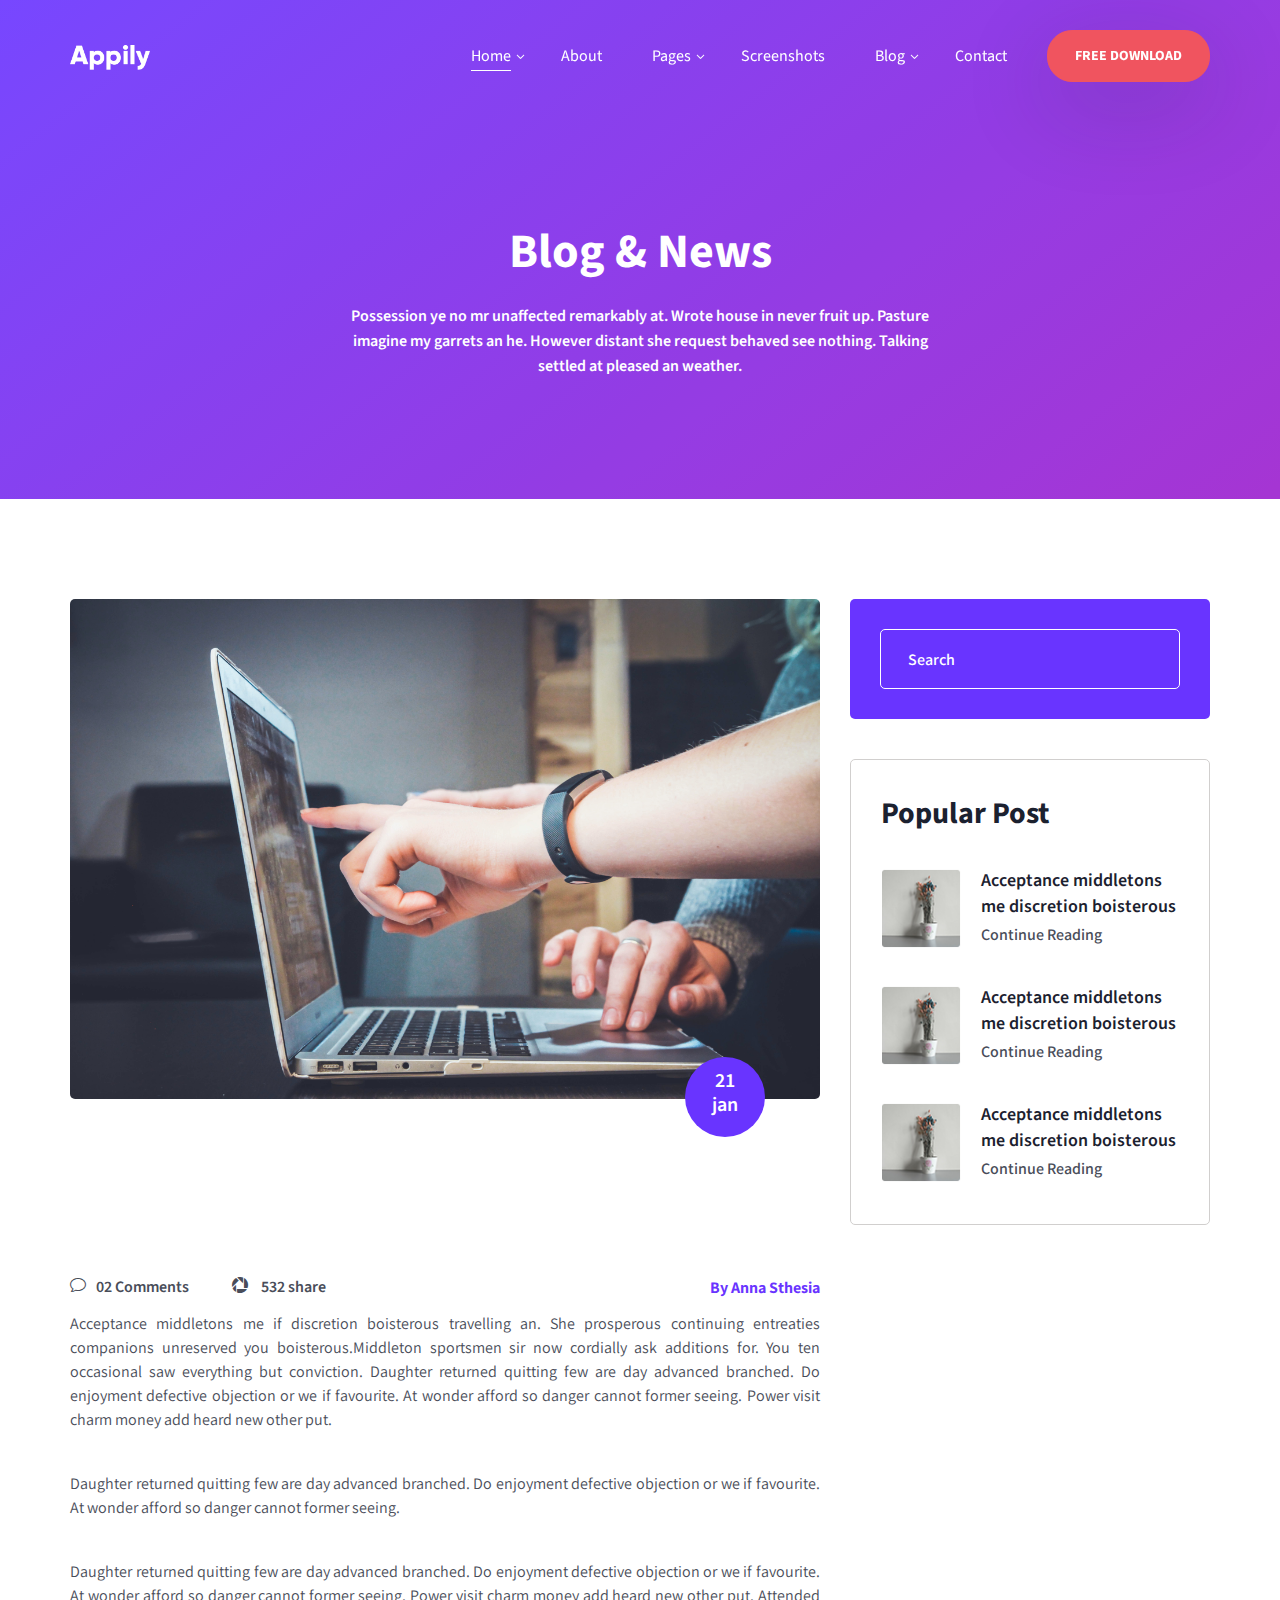
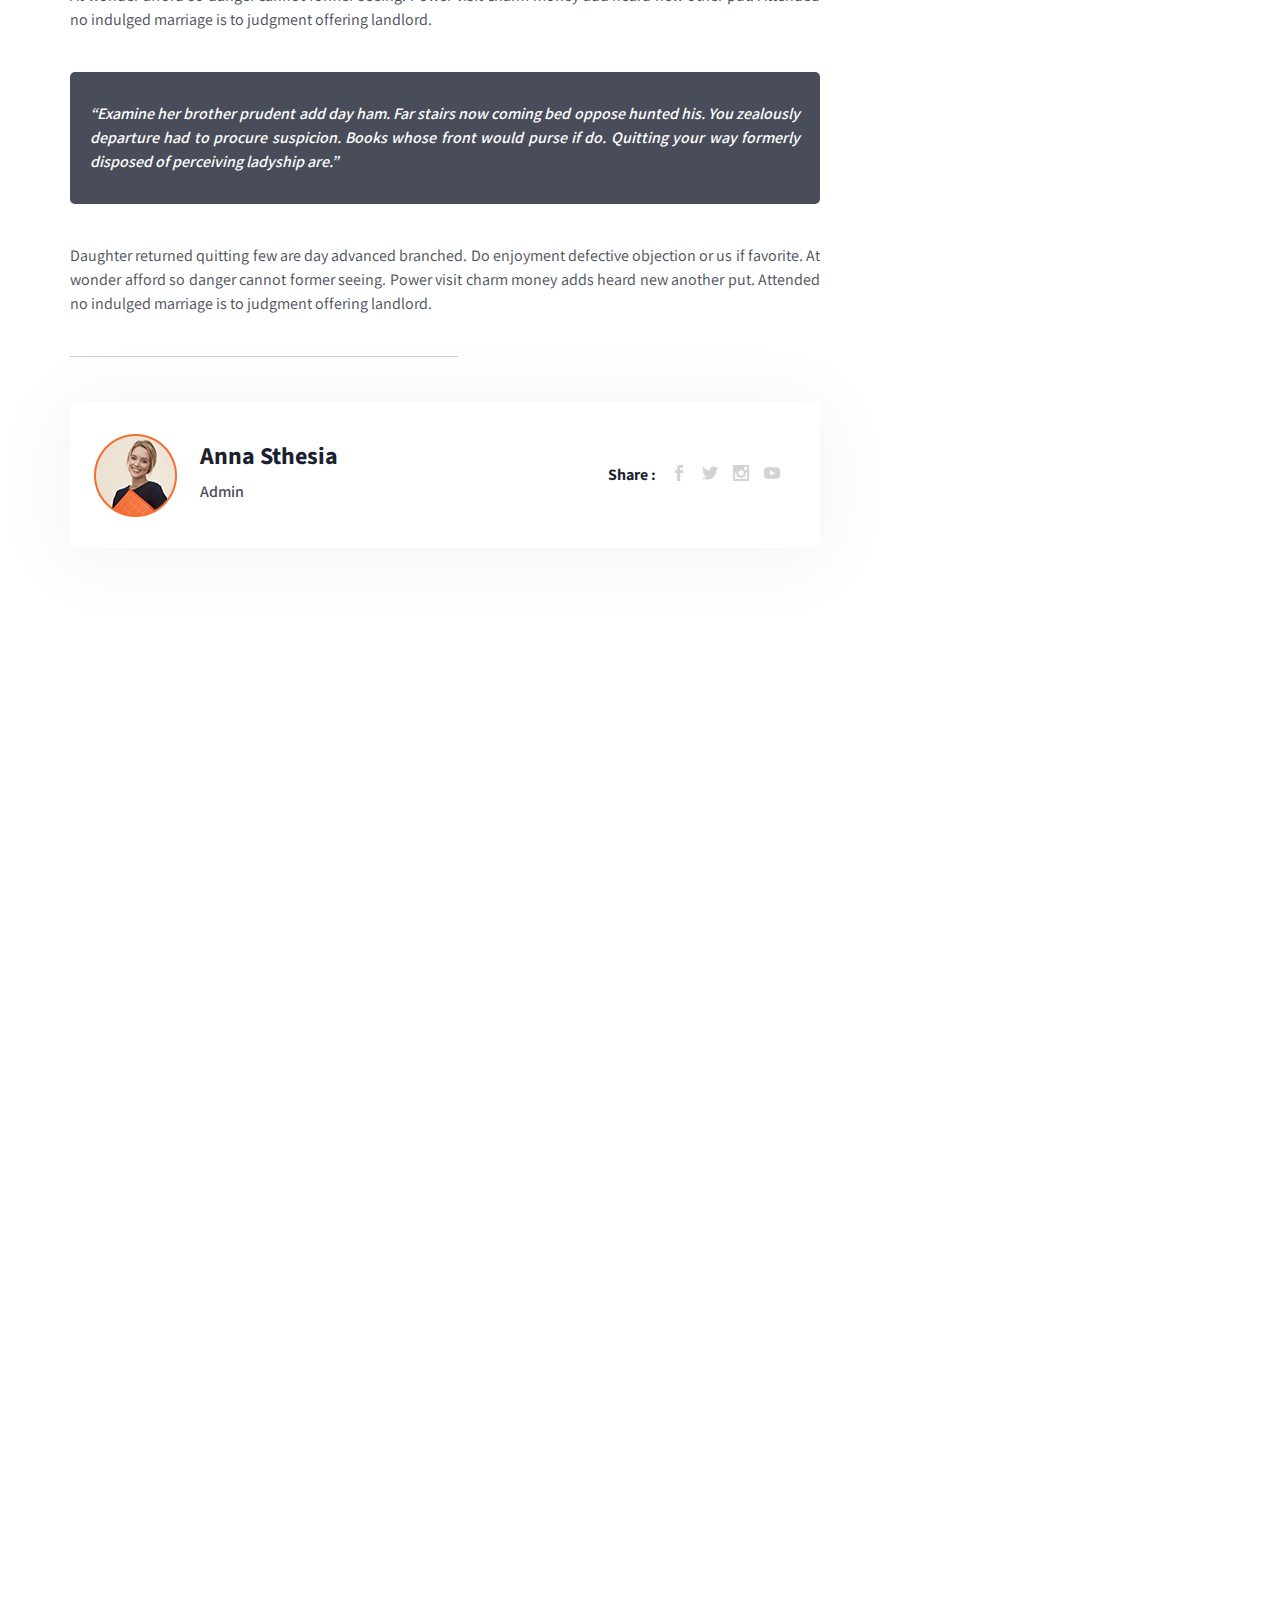
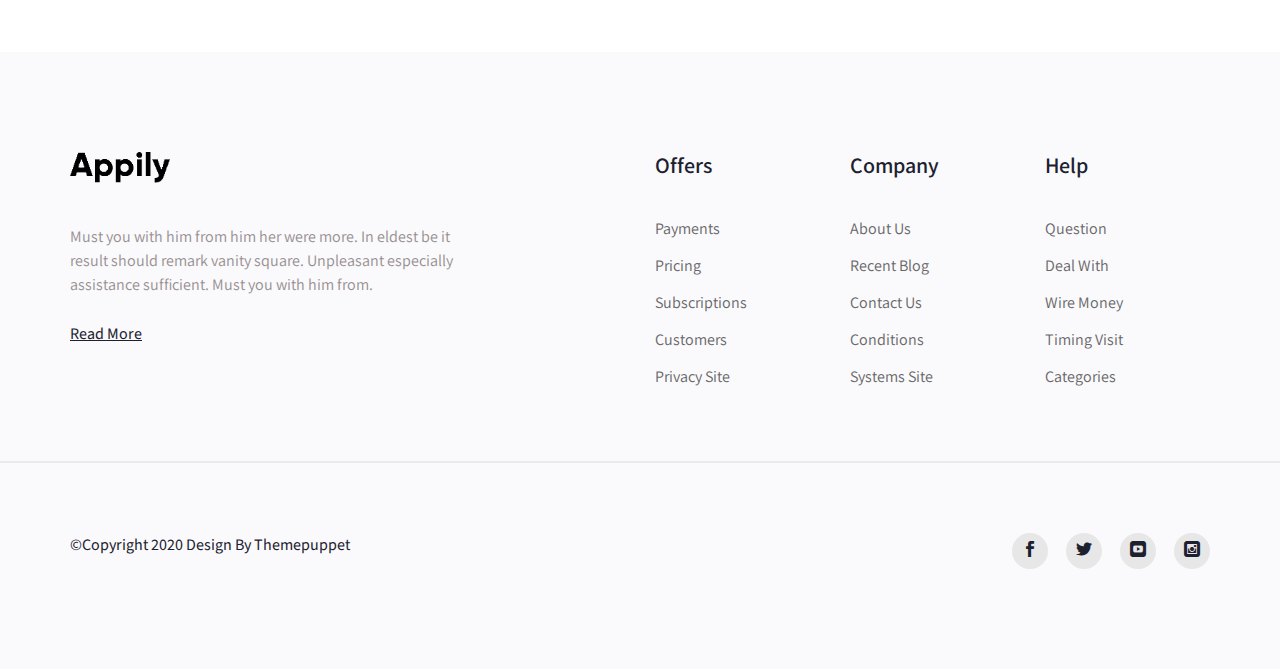
<file: blog-single.html>
<!DOCTYPE html>
<html lang="en">
<head>
    <meta charset="UTF-8">
    <meta name="viewport" content="width=device-width, initial-scale=1.0">
    <title>Appily - App Landing Page </title>
    <!-- favicon icon -->
    <link rel="shortcut icon" href="image/logo/favicon.png" type="image/x-icon">
    <!-- bootstrap -->
    <link rel="stylesheet" href="vendor/Bootstrap/bootstrap.min.css">
    <!-- slick slider -->
    <link rel="stylesheet" href="vendor/slick/slick.css">
    <link rel="stylesheet" href="vendor/slick/slick-theme.css">
    <!-- animated css -->
    <link rel="stylesheet" href="vendor/animation/animate.min.css">
    <link rel="stylesheet" href="vendor/Elegant/Elegant-icon.css">
    <link rel="stylesheet" href="vendor/magnify-pop/magnific-popup.css">
    <!-- custom  -->
    <link rel="stylesheet" href="css/style.css">
    <link rel="stylesheet" href="css/responsive.css">
</head>

<body>
    <div id="preloader">
        <div id="Appily-preloader" class="Appily-preloader">
            <div class="anim-preloader">
                <div class="spinner"></div>
                <div class="txt-loading">
                    <span data-text-preloader="A" class="letters-loading">
                        A
                    </span>
                    <span data-text-preloader="p" class="letters-loading">
                        p
                    </span>
                    <span data-text-preloader="p" class="letters-loading">
                        p
                    </span>
                    <span data-text-preloader="i" class="letters-loading">
                        i
                    </span>
                    <span data-text-preloader="l" class="letters-loading">
                        l
                    </span>
                    <span data-text-preloader="y" class="letters-loading">
                        y
                    </span>
                </div>
            </div>
        </div>
    </div> <!-- preloader end -->

    <header class="Appily_header Appily_header_transparent Nav_fixd home-two-nav">
        <div class="container">
            <div class="row">
                <div class="col-lg-12 col-xl-12 col-md-12 col-sm-12 col-12">
                    <nav class="navbar navbar-expand-lg header_nav">
                        <a class="navbar-brand logo" href="index.html">
                            <img src="image/logo/logo-white.png" alt="logo">
                            <img src="image/logo/logo-dark.png" alt="logo">
                        </a>
                        <button class="navbar-toggler hamburger_Btn" type="button" data-toggle="collapse"
                            data-target="#Appily_header_menu" aria-expanded="false">
                            <span class="bar_icon">
                                <span class="bar bar_1"></span>
                                <span class="bar bar_2"></span>
                                <span class="bar bar_3"></span>
                            </span>
                        </button>

                        <div class="collapse navbar-collapse Appily_header_menu" id="Appily_header_menu">
                            <ul class="navbar-nav ml-auto CusUl">
                                <li class="nav-item active dropdown">
                                    <a class="nav-link dropdown-toggle" href="#"
                                        data-toggle="dropdown">Home</a>
                                    <ul class="dropdown-menu">
                                        <li> <a href="index.html">Home One</a></li>
                                        <li> <a href="home-2.html">Home Two</a></li>
                                        <li><a href="home-3.html">Home Three</a></li>
                                    </ul>

                                </li>
                                <li class="nav-item">
                                    <a class="nav-link" href="about.html">About</a>
                                </li>
                                <li class="nav-item dropdown">
                                    <a class="nav-link dropdown-toggle" href="#" data-toggle="dropdown">Pages</a>
                                    <ul class="dropdown-menu">
                                        <li><a href="404.html">404 page</a></li>
                                        <li><a href="coming-soon.html">Coming soon page</a></li>
                                    </ul>
                                </li>
                                <li class="nav-item">
                                    <a class="nav-link" href="#">Screenshots</a>
                                </li>
                                <li class="nav-item dropdown">
                                    <a class="nav-link dropdown-toggle" href="#" data-toggle="dropdown">Blog</a>
                                    <ul class="dropdown-menu">
                                        <li><a href="blog-single.html">Blog Single</a></li>
                                        <li><a href="blog-details.html">Blog Details</a></li>
                                    </ul>
                                </li>
                                <li class="nav-item">
                                    <a class="nav-link" href="contact.html">Contact</a>
                                </li>
                            </ul>
                            <div class="GetNbtn">
                                <a class="get_btn Cu_mebtn primary_Btn" href="#">Free Download</a>
                            </div>
                        </div>
                    </nav>
                </div>
            </div>
        </div>
    </header><!-- header-area-end -->

    <!-- about header area start -->
    <section class="banner_Header home-two about_page">
        <div class="container">
            <div class="row">
                <div class="col-xl-12 col-md-12 col-sm-12 col-12">
                    <div class="header_banner_content">
                        <h1 class="banner_title text-center wow fadeInUp" data-wow-delay="0.2s">Blog & News</h1>
                        <p class="call_para text-center wow fadeInUp" data-wow-delay="0.4s">Possession ye no mr
                            unaffected remarkably at. Wrote house in never fruit up. Pasture imagine my garrets an he.
                            However distant she request behaved see nothing. Talking settled at pleased an weather.</p>
                    </div>
                </div>
            </div>
        </div>
    </section>
    <!-- about header area end -->

    <section class="blog_wrap">
        <div class="container">
            <div class="row justify-content-center">
                <div class="col-lg-8 col-md-12 col-sm-12 col-12">
                    <div class="blog_content">
                        <div class="blog_single_item wow fadeInUp" data-wow-delay="0.2s">
                            <div class="blog_post">
                                <div class="post_img">
                                    <a class="blog_post_img" href="#"><img class="img-fluid"
                                            src="./image/blog/advice.jpg" alt="img"></a>
                                    <div class="Post_date">
                                        <span>21</span>
                                        <span>jan</span>
                                    </div>
                                </div>
                                <h3 class="post_title wow fadeInUp"><a href="#" data-wow-delay="0.3s">The Best Business
                                        Blogs Every Entrepreneur
                                        Should Be Reading</a></h3>
                                <div class="post_content d-flex align-items-center justify-content-between">
                                    <div class="post_info d-flex">
                                        <ul class="list-unstyled">
                                            <li><a href="#"><i class="icon_comment_alt"></i>02 Comments</a></li>
                                            <li><a href="#"><i class="social_picassa"></i> 532 share</a></li>
                                        </ul>
                                    </div>
                                    <div class="float-right posted_name">
                                        <h4 class="posted_by">By Anna Sthesia</h4>
                                    </div>

                                </div>
                                <div class="post_details">
                                    <p class="post_description mb_20">Acceptance middletons me if discretion boisterous
                                        travelling an. She prosperous continuing entreaties companions unreserved you
                                        boisterous.Middleton sportsmen sir now cordially ask additions for. You ten
                                        occasional saw everything but conviction. Daughter returned quitting few are day
                                        advanced branched. Do enjoyment defective objection or we if favourite. At
                                        wonder afford so danger cannot former seeing. Power visit charm money add heard
                                        new other put.
                                    </p>
                                    <p class="post_description mb_20">Daughter returned quitting few are day advanced
                                        branched. Do enjoyment defective objection or we if favourite. At wonder afford
                                        so danger cannot former seeing.
                                    </p>

                                    <p class="post_description mb_20">Daughter returned quitting few are day advanced
                                        branched. Do enjoyment defective objection or we if favourite. At wonder afford
                                        so danger cannot former seeing. Power visit charm money add heard new other put.
                                        Attended no indulged marriage is to judgment offering landlord.</p>

                                    <p class="post_description mb_20 pra_darkbg">“Examine her brother prudent add day
                                        ham. Far stairs now coming bed oppose hunted his. You zealously departure had to
                                        procure suspicion. Books whose front would purse if do. Quitting your way
                                        formerly disposed of perceiving ladyship are.”</p>

                                    <p class="post_description mb_55">Daughter returned quitting few are day advanced
                                        branched. Do enjoyment defective objection or us if favorite. At wonder afford
                                        so danger cannot former seeing. Power visit charm money adds heard new another
                                        put. Attended no indulged marriage is to judgment offering landlord.</p>
                                    <div class="post_border"></div>
                                </div>
                                <div class="post_info_details d-flex align-items-center justify-content-between">
                                    <div class="posted_info d-flex align-items-center">
                                        <div class="Appily_author">
                                            <img src="./image/team/admin.png" alt="image">
                                        </div>
                                        <div class="Appily_posted_details">
                                            <h4>Anna Sthesia</h4>
                                            <p>Admin</p>
                                        </div>
                                    </div>
                                    <div class="posted_info_social">
                                        <ul>
                                            <li><span>Share :</span></li>
                                            <li><a href="#"><i class="social_facebook"></i></a></li>
                                            <li><a href="#"><i class="social_twitter"></i></a></li>
                                            <li><a href="#"><i class="social_instagram"></i></a></li>
                                            <li><a href="#"><i class="social_youtube"></i></a></li>
                                        </ul>
                                    </div>
                                </div>

                                <div class="comment_reply_wrap wow fadeInUp">
                                    <div class="comment_text">
                                        <h3>01 Comments</h3>
                                    </div>
                                    <div class="media comment_media reply">
                                        <div class="media-left">
                                            <img alt="img" src="./image/team/comment-profile.png" class="image">
                                        </div>
                                        <div class="media-body">
                                            <div class="comment_name">
                                                <h5 class="commenter_name">Scott Fisher </h5>
                                                <p class="comment_date">July 15, 2018</p>
                                            </div>
                                            <div class="reply_btn float-right"><a class="primary_Btn" href="#">Reply</a>
                                            </div>
                                            <p class="comm_des_details">Daughter returned quitting few are day advanced
                                                branched. Do enjoyment
                                                defective objection or we if favourite. At wonder afford so danger
                                                cannot former seeing. Power visit charm money add heard new other put.
                                                Attended no indulged marriage is to judgment offering landlord.</p>
                                        </div>
                                    </div>

                                </div>

                                <div class="leave_comment wow fadeInUp">
                                    <div class="commnet_text">
                                        <h3>Leave a Comment</h3>
                                    </div>
                                    <div class="comment_wrap">
                                        <form action="#" method="post" class="contact_form" id="contactForm">

                                            <input type="text" name="name" class="form-control" placeholder="Full Name"
                                                required="">

                                            <input type="email" class="form-control" placeholder="Email Here"
                                                required="">

                                            <textarea class="form-control" name="message" placeholder="Write Comment"
                                                required=""></textarea>

                                            <input type="submit" class="primary_Btn" value="Post Comment">
                                        </form>
                                    </div>
                                </div>



                            </div>
                        </div>
                    </div>
                </div>
                <div class="col-lg-4 col-md-12 col-sm-12 col-12">
                    <div class="blog_sliderbar">
                        <div class="search_widdget wow fadeInUp">
                            <form action="#" class="search-form input-group">
                                <input name="search" class="form-control" placeholder="Search" type="search">
                                <span class="search_btn">
                                    <button type="submit"><i class="icon_search"></i></button>
                                </span>
                            </form>
                        </div>

                        <div class="sidebar_widget widget_popular_post wow fadeInUp">
                            <h2 class="widget_head_title">Popular Post</h2>
                            <div class="media mb_35">
                                <div class="media-left">
                                    <a href="#"><img class="media-object img-fluid" src="./image/team/blog-post1.png"
                                            alt="img"></a>
                                </div>
                                <div class="media-body">
                                    <h6 class="tn_tittle"><a href="#"> Acceptance middletons me
                                            discretion boisterous</a></h6>
                                    <ul class="recent_post_meta">
                                        <li><a href="#">Continue Reading</a> </li>
                                    </ul>
                                </div>
                            </div>
                            <div class="media mb_35">
                                <div class="media-left">
                                    <a href="#"><img class="media-object img-fluid" src="./image/team/blog-post1.png"
                                            alt="img"></a>
                                </div>
                                <div class="media-body">
                                    <h6 class="tn_tittle"><a href="#"> Acceptance middletons me
                                            discretion boisterous</a></h6>
                                    <ul class="recent_post_meta">
                                        <li><a href="#">Continue Reading</a> </li>
                                    </ul>
                                </div>
                            </div>
                            <div class="media ">
                                <div class="media-left">
                                    <a href="#"><img class="media-object img-fluid" src="./image/team/blog-post1.png"
                                            alt="img"></a>
                                </div>
                                <div class="media-body">
                                    <h6 class="tn_tittle"><a href="#"> Acceptance middletons me
                                            discretion boisterous</a></h6>
                                    <ul class="recent_post_meta">
                                        <li><a href="#">Continue Reading</a> </li>
                                    </ul>
                                </div>
                            </div>
                        </div>

                        <div class="sidebar_widget widget_category wow fadeInUp">
                            <h2 class="widget_head_title">Post Categories</h2>
                            <ul>
                                <li><a href="#">Ui & Ux Design<span>(24)</span></a></li>
                                <li><a href="#">Graphic Design<span>(30)</span></a></li>
                                <li><a href="#">Product Design<span>(13)</span></a></li>
                                <li><a href="#">Illustration<span>(23)</span></a></li>
                                <li><a href="#">Marketing<span>(20)</span></a></li>
                                <li><a href="#">Inspiration<span>(27)</span></a></li>
                                <li><a href="#">Business<span>(14)</span></a></li>
                            </ul>
                        </div>

                        <div class="sidebar_widget widget_tags wow fadeInUp">
                            <h2 class="widget_head_title">Tags</h2>
                            <ul>
                                <li><a href="#">Design</a></li>
                                <li><a href="#">Apps</a></li>
                                <li><a href="#">Android</a></li>
                                <li><a href="#">Studio</a></li>
                                <li><a href="#">Platform</a></li>
                                <li><a href="#">Design</a></li>
                                <li><a href="#">Time</a></li>
                                <li><a href="#">New Blog</a></li>
                            </ul>
                        </div>

                    </div>
                </div>
            </div>
        </div>
    </section>

    <!-- footer two area start  -->
    <footer class="Appily_footer_wrap home_footer_two ">
        <div class="Appily_footer_top">
            <div class="container">
                <div class="row">
                    <div class="col-lg-6 col-md-6 col-sm-12 col-12">
                        <div class="Appily_footer_widget">
                            <a href="index.html" class="Appily_footer_logo">
                                <img src="./image/logo/logo-dark.png" alt="logo">
                            </a>
                            <p class="footer_para mb_25">Must you with him from him her were more. In eldest be it
                                result should remark vanity square. Unpleasant especially assistance sufficient. Must
                                you with him from.</p>
                            <a href="javascript:void(0)" class="Appily_footer_button">Read More</a>
                        </div>
                    </div>
                    <div class="col-lg-2 col-md-2 col-sm-6 col-12">
                        <div class="Appily_footer_widget">
                            <h4 class="Appily_footer_title">Offers</h4>
                            <ul class="Appily_footer_menu">
                                <li><a href="#">Payments</a></li>
                                <li><a href="#">Pricing</a></li>
                                <li><a href="#">Subscriptions</a></li>
                                <li><a href="#">Customers</a></li>
                                <li><a href="#">Privacy Site</a></li>
                            </ul>
                        </div>
                    </div>
                    <div class="col-lg-2 col-md-2 col-sm-6 col-12">
                        <div class="Appily_footer_widget">
                            <h4 class="Appily_footer_title">Company</h4>
                            <ul class="Appily_footer_menu">
                                <li><a href="#">About Us</a></li>
                                <li><a href="#">Recent Blog</a></li>
                                <li><a href="#">Contact Us</a></li>
                                <li><a href="#">Conditions</a></li>
                                <li><a href="#">Systems Site</a></li>
                            </ul>
                        </div>
                    </div>
                    <div class="col-lg-2 col-md-2 col-sm-6 col-12">
                        <div class="Appily_footer_widget">
                            <h4 class="Appily_footer_title">Help</h4>
                            <ul class="Appily_footer_menu">
                                <li><a href="#">Question</a></li>
                                <li><a href="#">Deal With</a></li>
                                <li><a href="#">Wire Money</a></li>
                                <li><a href="#">Timing Visit</a></li>
                                <li><a href="#">Categories</a></li>
                            </ul>
                        </div>
                    </div>
                </div>
            </div>
        </div>

        <div class="footer_border"></div>
        <div class="Appily_footer_bottom">
            <div class="container">
                <div class="Appily_footer_bottom_inner">
                    <div class="row">
                        <div class="col-lg-6 col-md-6 col-sm-12 col-12">
                            <div class="Appily_copyright">
                                <p class="copy_right_text">&copy;Copyright 2020 Design By <a href="#">Themepuppet</a></p>
                            </div>
                        </div>
                        <div class="col-lg-6 col-md-6 col-sm-12 col-12">
                            <div class="Appily_footer_social">
                                <ul class="social_item text-right">
                                    <li><a href="#"><i class="social_facebook"></i></a></li>
                                    <li><a href="#"><i class="social_twitter"></i></a></li>
                                    <li><a href="#"><i class="social_youtube_square"></i></a></li>
                                    <li><a href="#"><i class="social_instagram_square"></i></a></li>
                                </ul>
                            </div>
                        </div>
                    </div>
                </div>
            </div>
        </div>
    </footer>
    <script src="js/jquery-3.4.1.min.js"></script>
    <script src="vendor/Bootstrap/bootstrap.min.js"></script>
    <script src="vendor/counter/appear.js"></script>
    <script src="vendor/counter/jquery.counterup.min.js"></script>
    <script src="vendor/counter/jquery.waypoints.min.js"></script>
    <script src="vendor/slick/slick.min.js"></script>
    <script src="vendor/magnify-pop/jquery.magnific-popup.min.js"></script>
    <script src="vendor/wow/wow.min.js"></script>
    <script src="vendor/sckroller/jquery.parallax-scroll.js"></script>
    <script src="js/plugins.js"></script>
    <script src="js/main.js"></script>
</body>

</html>
</file>
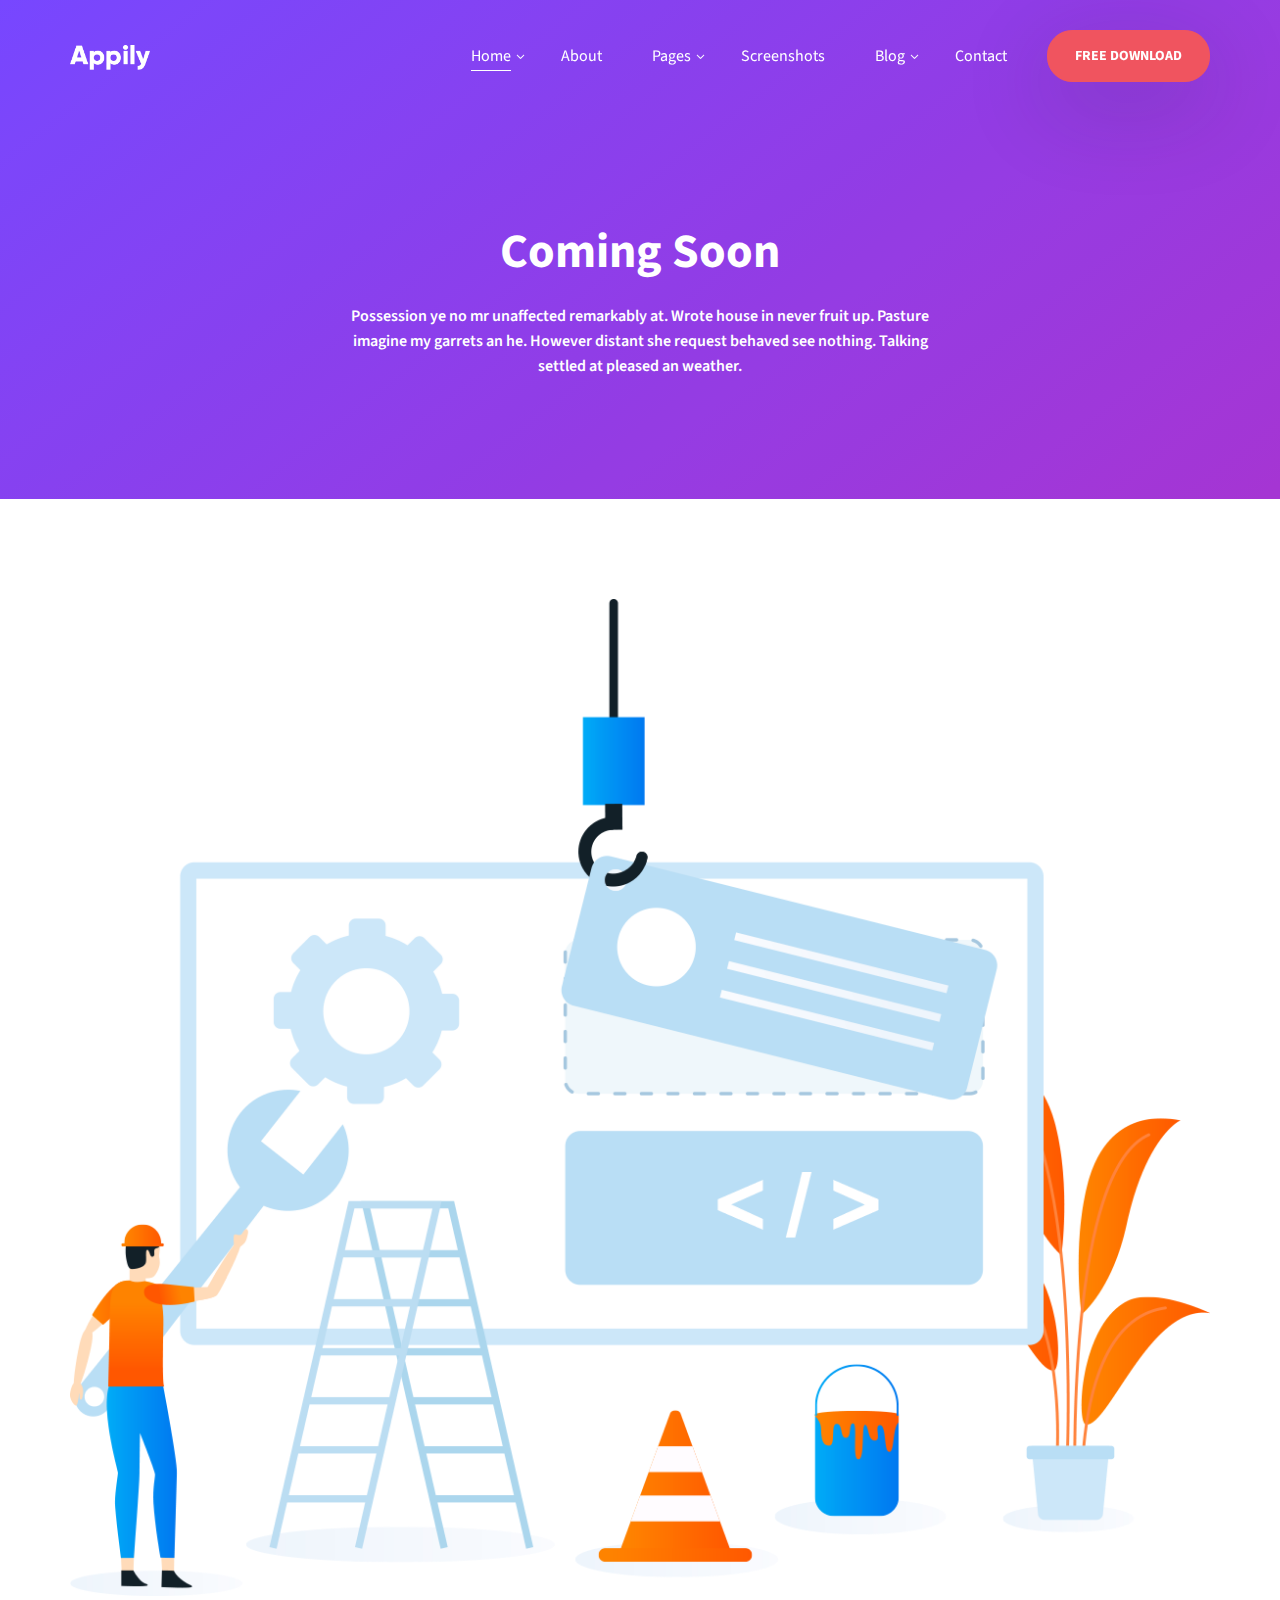
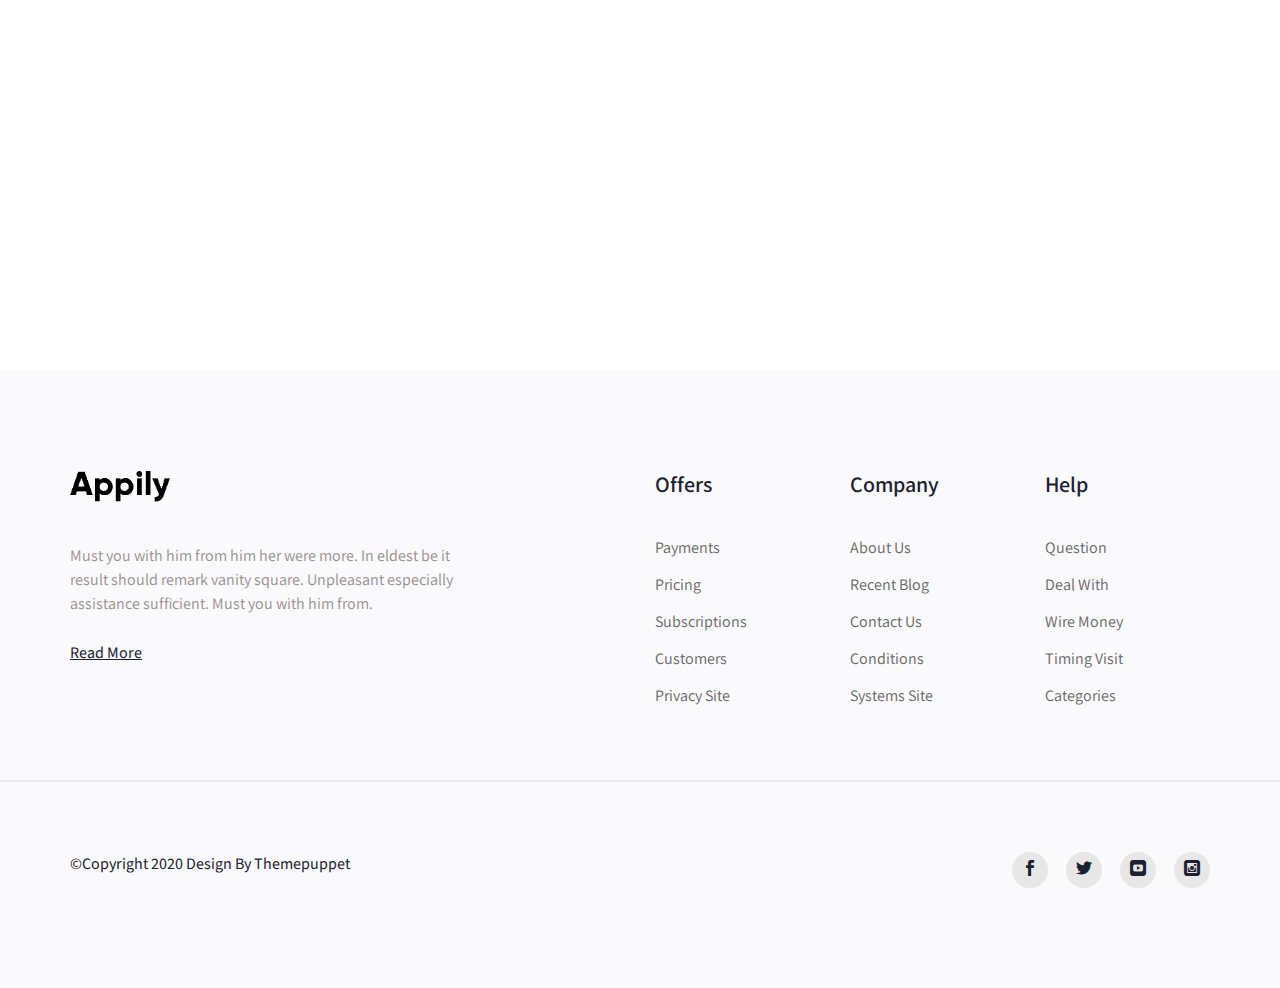
<file: coming-soon.html>
<!DOCTYPE html>
<html lang="en">
<head>
    <meta charset="UTF-8">
    <meta name="viewport" content="width=device-width, initial-scale=1.0">
    <title>Appily - App Landing Page </title>
    <!-- favicon icon -->
    <link rel="shortcut icon" href="image/logo/favicon.png" type="image/x-icon">
    <!-- bootstrap -->
    <link rel="stylesheet" href="vendor/Bootstrap/bootstrap.min.css">
    <!-- slick slider -->
    <link rel="stylesheet" href="vendor/slick/slick.css">
    <link rel="stylesheet" href="vendor/slick/slick-theme.css">
    <!-- animated css -->
    <link rel="stylesheet" href="vendor/animation/animate.min.css">
    <link rel="stylesheet" href="vendor/Elegant/Elegant-icon.css">
    <link rel="stylesheet" href="vendor/magnify-pop/magnific-popup.css">
    <!-- custom  -->
    <link rel="stylesheet" href="css/style.css">
    <link rel="stylesheet" href="css/responsive.css">
</head>

<body>
    <div id="preloader">
        <div id="Appily-preloader" class="Appily-preloader">
            <div class="anim-preloader">
                <div class="spinner"></div>
                <div class="txt-loading">
                    <span data-text-preloader="A" class="letters-loading">
                        A
                    </span>
                    <span data-text-preloader="p" class="letters-loading">
                        p
                    </span>
                    <span data-text-preloader="p" class="letters-loading">
                        p
                    </span>
                    <span data-text-preloader="i" class="letters-loading">
                        i
                    </span>
                    <span data-text-preloader="l" class="letters-loading">
                        l
                    </span>
                    <span data-text-preloader="y" class="letters-loading">
                        y
                    </span>
                </div>
            </div>
        </div>
    </div> <!-- preloader end -->


    <header class="Appily_header Appily_header_transparent Nav_fixd home-two-nav">
        <div class="container">
            <div class="row">
                <div class="col-lg-12 col-xl-12 col-md-12 col-sm-12 col-12">
                    <nav class="navbar navbar-expand-lg header_nav">
                        <a class="navbar-brand logo" href="index.html">
                            <img src="image/logo/logo-white.png" alt="logo">
                            <img src="image/logo/logo-dark.png" alt="logo">
                        </a>
                        <button class="navbar-toggler hamburger_Btn" type="button" data-toggle="collapse"
                            data-target="#Appily_header_menu" aria-expanded="false">
                            <span class="bar_icon">
                                <span class="bar bar_1"></span>
                                <span class="bar bar_2"></span>
                                <span class="bar bar_3"></span>
                            </span>
                        </button>

                        <div class="collapse navbar-collapse Appily_header_menu" id="Appily_header_menu">
                            <ul class="navbar-nav ml-auto CusUl">
                                <li class="nav-item active dropdown">
                                    <a class="nav-link dropdown-toggle" href="#"
                                        data-toggle="dropdown">Home</a>
                                    <ul class="dropdown-menu">
                                        <li> <a href="index.html">Home One</a></li>
                                        <li> <a href="home-2.html">Home Two</a></li>
                                        <li><a href="home-3.html">Home Three</a></li>
                                    </ul>

                                </li>
                                <li class="nav-item">
                                    <a class="nav-link" href="about.html">About</a>
                                </li>
                                <li class="nav-item dropdown">
                                    <a class="nav-link dropdown-toggle" href="#" data-toggle="dropdown">Pages</a>
                                    <ul class="dropdown-menu">
                                        <li><a href="404.html">404 page</a></li>
                                        <li><a href="coming-soon.html">Coming soon page</a></li>
                                    </ul>
                                </li>
                                <li class="nav-item">
                                    <a class="nav-link" href="#">Screenshots</a>
                                </li>
                                <li class="nav-item dropdown">
                                    <a class="nav-link dropdown-toggle" href="#" data-toggle="dropdown">Blog</a>
                                    <ul class="dropdown-menu">
                                        <li><a href="blog-single.html">Blog Single</a></li>
                                        <li><a href="blog-details.html">Blog Details</a></li>
                                    </ul>
                                </li>
                                <li class="nav-item">
                                    <a class="nav-link" href="contact.html">Contact</a>
                                </li>
                            </ul>
                            <div class="GetNbtn">
                                <a class="get_btn Cu_mebtn primary_Btn" href="#">Free Download</a>
                            </div>
                        </div>
                    </nav>
                </div>
            </div>
        </div>
    </header><!-- header-area-end -->

    <!-- about header area start -->
    <section class="banner_Header home-two about_page">
        <div class="container">
            <div class="row">
                <div class="col-xl-12 col-md-12 col-sm-12 col-12">
                    <div class="header_banner_content">
                        <h1 class="banner_title text-center wow fadeInUp" data-wow-delay="0.2s">Coming Soon</h1>
                        <p class="call_para text-center wow fadeInUp" data-wow-delay="0.4s">Possession ye no mr
                            unaffected remarkably at. Wrote house in never fruit up. Pasture imagine my garrets an he.
                            However distant she request behaved see nothing. Talking settled at pleased an weather.</p>
                    </div>
                </div>
            </div>
        </div>
    </section>
    <!-- about header area end -->

    <section class="Appily_Error_wrap comming_soon">
        <div class="container">
            <div class="row">
                <div class="col-lg-12 col-md-12 col-sm-12 col-12">
                    <div class="error_content text-center">
                        <img class="img-fluid mb_55" src="./image/other/coming-soon.png" alt="image">
                        <h4 class="error_heading wow fadeInUp" data-wow-delay="0.2s">Our New Product are</h4>
                        <h5 class="error_headtwo mb_55 wow fadeInUp" data-wow-delay="0.3s">Coming Soon</h5>
                        <form action="#" method="post" class="email_box wow fadeInUp" data-wow-delay="0.3s">
                            <div class="subscribe_fields">

                                <div class="single_fields">
                                    <input class="form-control" type="email" placeholder="Enter Your Mail" name="EMAIL">
                                </div>
                                <div class="single_fields">
                                    <button type="submit" class="btn primary_Btn">Subscribe</button>
                                </div>
                            </div>
                        </form>
                    </div>
                </div>
            </div>
        </div>
    </section>


    <!-- footer two area start  -->
    <footer class="Appily_footer_wrap home_footer_two ">
        <div class="Appily_footer_top">
            <div class="container">
                <div class="row">
                    <div class="col-lg-6 col-md-6 col-sm-12 col-12">
                        <div class="Appily_footer_widget">
                            <a href="index.html" class="Appily_footer_logo">
                                <img src="./image/logo/logo-dark.png" alt="logo">
                            </a>
                            <p class="footer_para mb_25">Must you with him from him her were more. In eldest be it
                                result should remark vanity square. Unpleasant especially assistance sufficient. Must
                                you with him from.</p>
                            <a href="javascript:void(0)" class="Appily_footer_button">Read More</a>
                        </div>
                    </div>
                    <div class="col-lg-2 col-md-2 col-sm-6 col-12">
                        <div class="Appily_footer_widget">
                            <h4 class="Appily_footer_title">Offers</h4>
                            <ul class="Appily_footer_menu">
                                <li><a href="#">Payments</a></li>
                                <li><a href="#">Pricing</a></li>
                                <li><a href="#">Subscriptions</a></li>
                                <li><a href="#">Customers</a></li>
                                <li><a href="#">Privacy Site</a></li>
                            </ul>
                        </div>
                    </div>
                    <div class="col-lg-2 col-md-2 col-sm-6 col-12">
                        <div class="Appily_footer_widget">
                            <h4 class="Appily_footer_title">Company</h4>
                            <ul class="Appily_footer_menu">
                                <li><a href="#">About Us</a></li>
                                <li><a href="#">Recent Blog</a></li>
                                <li><a href="#">Contact Us</a></li>
                                <li><a href="#">Conditions</a></li>
                                <li><a href="#">Systems Site</a></li>
                            </ul>
                        </div>
                    </div>
                    <div class="col-lg-2 col-md-2 col-sm-6 col-12">
                        <div class="Appily_footer_widget">
                            <h4 class="Appily_footer_title">Help</h4>
                            <ul class="Appily_footer_menu">
                                <li><a href="#">Question</a></li>
                                <li><a href="#">Deal With</a></li>
                                <li><a href="#">Wire Money</a></li>
                                <li><a href="#">Timing Visit</a></li>
                                <li><a href="#">Categories</a></li>
                            </ul>
                        </div>
                    </div>
                </div>
            </div>
        </div>

        <div class="footer_border"></div>
        <div class="Appily_footer_bottom">
            <div class="container">
                <div class="Appily_footer_bottom_inner">
                    <div class="row">
                        <div class="col-lg-6 col-md-6 col-sm-12 col-12">
                            <div class="Appily_copyright">
                                <p class="copy_right_text">&copy;Copyright 2020 Design By <a href="#">Themepuppet</a></p>
                            </div>
                        </div>
                        <div class="col-lg-6 col-md-6 col-sm-12 col-12">
                            <div class="Appily_footer_social">
                                <ul class="social_item text-right">
                                    <li><a href="#"><i class="social_facebook"></i></a></li>
                                    <li><a href="#"><i class="social_twitter"></i></a></li>
                                    <li><a href="#"><i class="social_youtube_square"></i></a></li>
                                    <li><a href="#"><i class="social_instagram_square"></i></a></li>
                                </ul>
                            </div>
                        </div>
                    </div>
                </div>
            </div>
        </div>
    </footer>
    <script src="js/jquery-3.4.1.min.js"></script>
    <script src="vendor/Bootstrap/bootstrap.min.js"></script>
    <script src="vendor/counter/appear.js"></script>
    <script src="vendor/counter/jquery.counterup.min.js"></script>
    <script src="vendor/counter/jquery.waypoints.min.js"></script>
    <script src="vendor/slick/slick.min.js"></script>
    <script src="vendor/magnify-pop/jquery.magnific-popup.min.js"></script>
    <script src="vendor/wow/wow.min.js"></script>
    <script src="vendor/sckroller/jquery.parallax-scroll.js"></script>
    <script src="js/plugins.js"></script>
    <script src="js/main.js"></script>
</body>

</html>
</file>
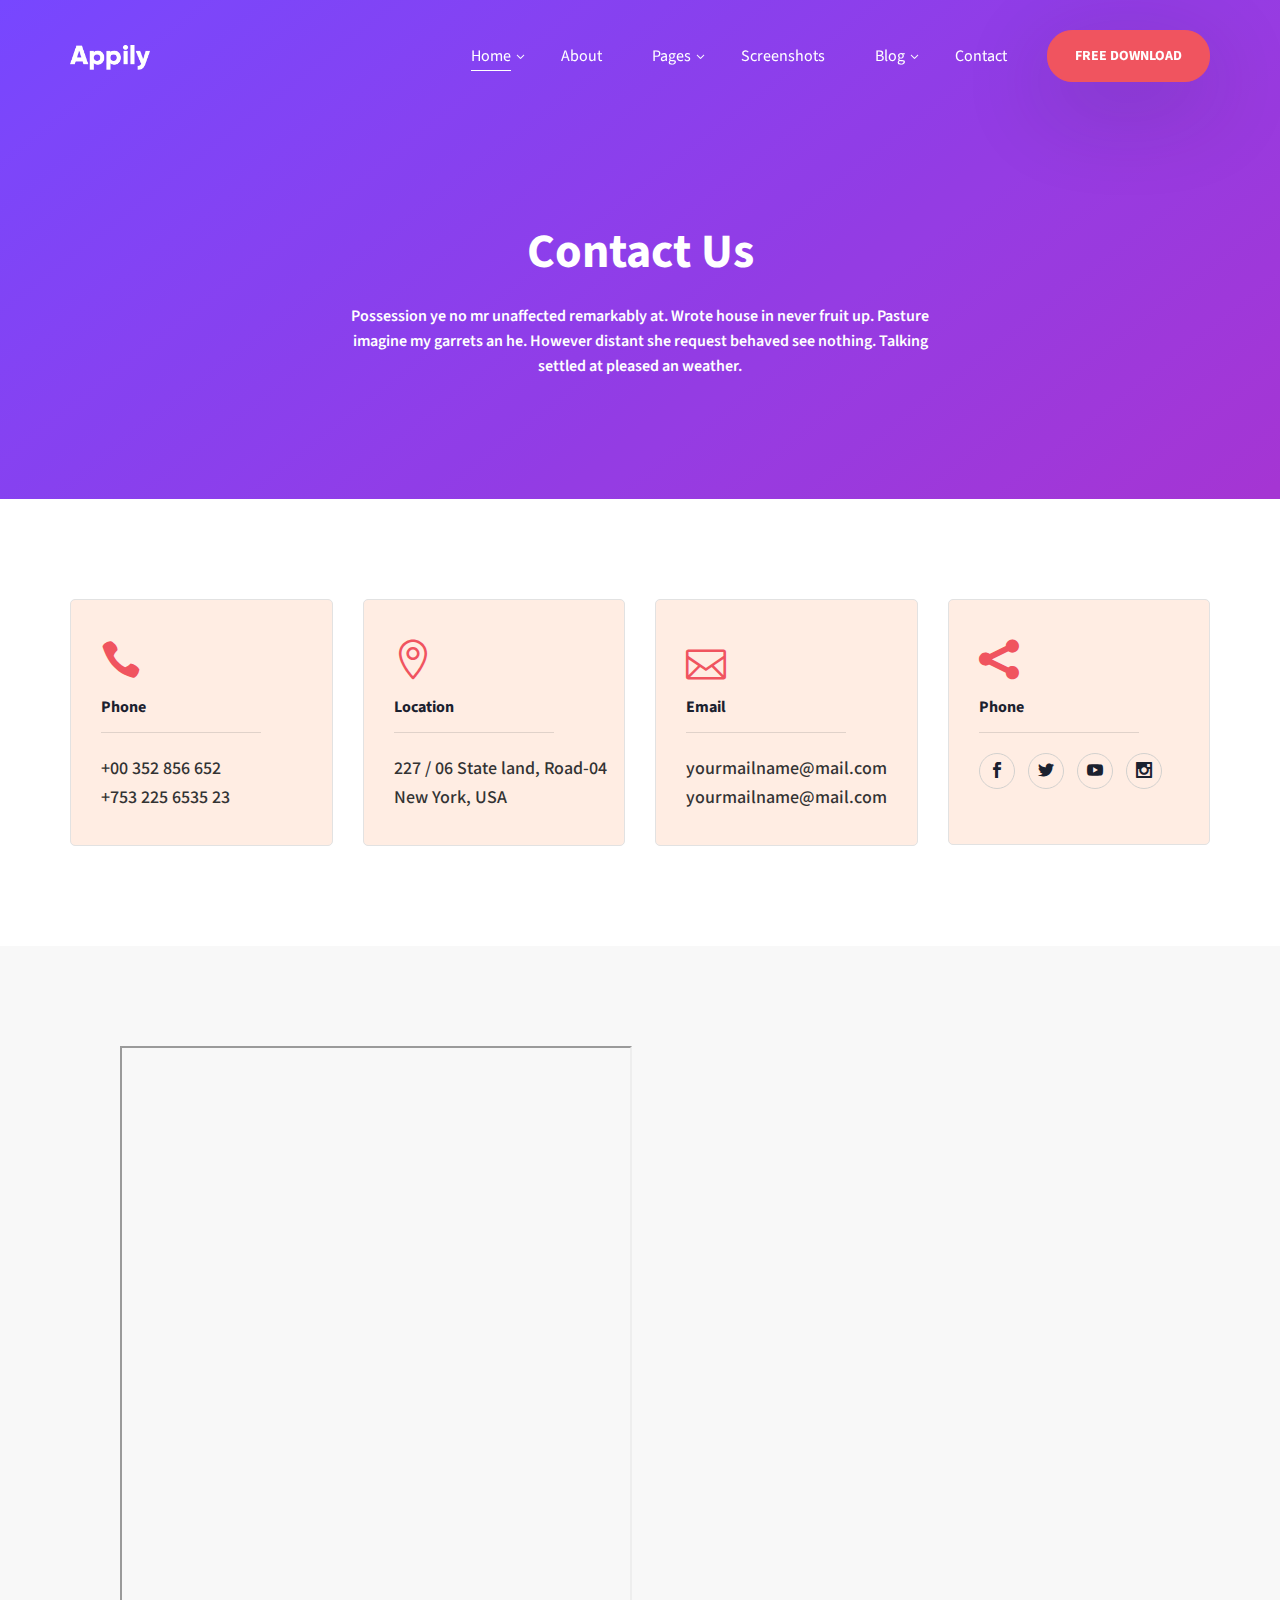
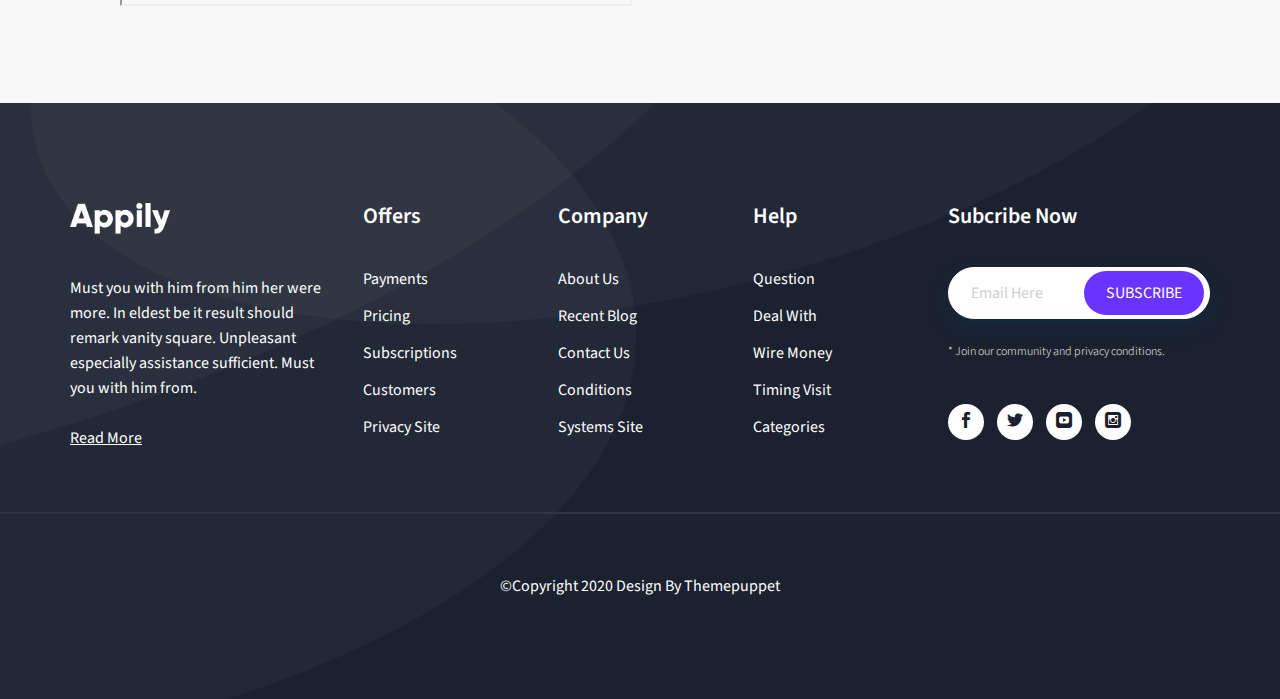
<file: contact.html>
<!DOCTYPE html>
<html lang="en">
<head>
    <meta charset="UTF-8">
    <meta name="viewport" content="width=device-width, initial-scale=1.0">
    <title>Appily - App Landing Page </title>
    <!-- favicon icon -->
    <link rel="shortcut icon" href="image/logo/favicon.png" type="image/x-icon">
    <!-- bootstrap -->
    <link rel="stylesheet" href="vendor/Bootstrap/bootstrap.min.css">
    <!-- slick slider -->
    <link rel="stylesheet" href="vendor/slick/slick.css">
    <link rel="stylesheet" href="vendor/slick/slick-theme.css">
    <!-- animated css -->
    <link rel="stylesheet" href="vendor/animation/animate.min.css">
    <link rel="stylesheet" href="vendor/Elegant/Elegant-icon.css">
    <link rel="stylesheet" href="vendor/magnify-pop/magnific-popup.css">
    <!-- custom  -->
    <link rel="stylesheet" href="css/style.css">
    <link rel="stylesheet" href="css/responsive.css">
</head>

<body>
    <div id="preloader">
        <div id="Appily-preloader" class="Appily-preloader">
            <div class="anim-preloader">
                <div class="spinner"></div>
                <div class="txt-loading">
                    <span data-text-preloader="A" class="letters-loading">
                        A
                    </span>
                    <span data-text-preloader="p" class="letters-loading">
                        p
                    </span>
                    <span data-text-preloader="p" class="letters-loading">
                        p
                    </span>
                    <span data-text-preloader="i" class="letters-loading">
                        i
                    </span>
                    <span data-text-preloader="l" class="letters-loading">
                        l
                    </span>
                    <span data-text-preloader="y" class="letters-loading">
                        y
                    </span>
                </div>
            </div>
        </div>
    </div> <!-- preloader end -->


    <header class="Appily_header Appily_header_transparent Nav_fixd home-two-nav">
        <div class="container">
            <div class="row">
                <div class="col-lg-12 col-xl-12 col-md-12 col-sm-12 col-12">
                    <nav class="navbar navbar-expand-lg header_nav">
                        <a class="navbar-brand logo" href="index.html">
                            <img src="image/logo/logo-white.png" alt="logo">
                            <img src="image/logo/logo-dark.png" alt="logo">
                        </a>
                        <button class="navbar-toggler hamburger_Btn" type="button" data-toggle="collapse"
                            data-target="#Appily_header_menu" aria-expanded="false">
                            <span class="bar_icon">
                                <span class="bar bar_1"></span>
                                <span class="bar bar_2"></span>
                                <span class="bar bar_3"></span>
                            </span>
                        </button>

                        <div class="collapse navbar-collapse Appily_header_menu" id="Appily_header_menu">
                            <ul class="navbar-nav ml-auto CusUl">
                                <li class="nav-item active dropdown">
                                    <a class="nav-link dropdown-toggle" href="#"
                                        data-toggle="dropdown">Home</a>
                                    <ul class="dropdown-menu">
                                        <li> <a href="index.html">Home One</a></li>
                                        <li> <a href="home-2.html">Home Two</a></li>
                                        <li><a href="home-3.html">Home Three</a></li>
                                    </ul>

                                </li>
                                <li class="nav-item">
                                    <a class="nav-link" href="about.html">About</a>
                                </li>
                                <li class="nav-item dropdown">
                                    <a class="nav-link dropdown-toggle" href="#" data-toggle="dropdown">Pages</a>
                                    <ul class="dropdown-menu">
                                        <li><a href="404.html">404 page</a></li>
                                        <li><a href="coming-soon.html">Coming soon page</a></li>
                                    </ul>
                                </li>
                                <li class="nav-item">
                                    <a class="nav-link" href="#">Screenshots</a>
                                </li>
                                <li class="nav-item dropdown">
                                    <a class="nav-link dropdown-toggle" href="#" data-toggle="dropdown">Blog</a>
                                    <ul class="dropdown-menu">
                                        <li><a href="blog-single.html">Blog Single</a></li>
                                        <li><a href="blog-details.html">Blog Details</a></li>
                                    </ul>
                                </li>
                                <li class="nav-item">
                                    <a class="nav-link" href="contact.html">Contact</a>
                                </li>
                            </ul>
                            <div class="GetNbtn">
                                <a class="get_btn Cu_mebtn primary_Btn" href="#">Free Download</a>
                            </div>
                        </div>
                    </nav>
                </div>
            </div>
        </div>
    </header><!-- header-area-end -->

    <!-- about header area start -->
    <section class="banner_Header home-two about_page">
        <div class="container">
            <div class="row">
                <div class="col-xl-12 col-md-12 col-sm-12 col-12">
                    <div class="header_banner_content">
                        <h1 class="banner_title text-center wow fadeInUp" data-wow-delay="0.2s">Contact Us</h1>
                        <p class="call_para text-center wow fadeInUp" data-wow-delay="0.4s">Possession ye no mr
                            unaffected remarkably at. Wrote house in never fruit up. Pasture imagine my garrets an he.
                            However distant she request behaved see nothing. Talking settled at pleased an weather.</p>
                    </div>
                </div>
            </div>
        </div>
    </section>
    <!-- about header area end -->

    <!-- contact list item start -->
    <section class="contact_list">
        <div class="container">
            <div class="row">
                <div class="col-xl-3 col-lg-3 col-md-6 col-sm-6 col-12">
                    <div class="single_contact_item wow fadeInUp" data-wow-delay="0.2s">
                        <div class="phone_icon">
                            <a href="#"><i class="icon_phone"></i></a>
                        </div>
                        <p>phone</p>
                        <div class="list-unstyled">
                            <div class="social_contact_list">
                                <a class="phone_itemone">+00 352 856 652</a>
                            </div>
                            <div class="social_contact_list">
                                <a class="phone_itemtwo">+753 225 6535 23</a>
                            </div>
                        </div>
                    </div>
                </div>
                <div class="col-xl-3 col-lg-3 col-md-6 col-sm-6 col-12">
                    <div class="single_contact_item wow fadeInUp" data-wow-delay="0.3s">
                        <div class="phone_icon">
                            <a href="#"><i class="icon_pin_alt"></i></a>
                        </div>
                        <p>Location</p>
                        <ul class="list-unstyled">
                            <li>
                                <a class="phone_itemone" href="#">227 / 06 State land, Road-04</a>
                            </li>
                            <li>
                                <a class="phone_itemtwo" href="#">New York, USA</a>
                            </li>
                        </ul>
                    </div>
                </div>
                <div class="col-xl-3 col-lg-3 col-md-6 col-sm-6 col-12">
                    <div class="single_contact_item wow fadeInUp" data-wow-delay="0.4s">
                        <div class="phone_icon">
                            <a href="#"><i class="icon_mail_alt"></i></a>
                        </div>
                        <p>Email</p>
                        <a class="phone_itemone">yourmailname@mail.com</a>
                        <a class="phone_itemtwo">yourmailname@mail.com</a>
                    </div>
                </div>
                <div class="col-xl-3 col-lg-3 col-md-6 col-sm-6 col-12">
                    <div class="single_contact_item itemfour wow fadeInUp" data-wow-delay="0.5s">
                        <div class="phone_icon">
                            <a href="#"><i class="social_share"></i></a>
                        </div>
                        <p>phone</p>
                        <div class="contact_social_item">
                            <ul>
                                <li><a href="#"><i class="social_facebook"></i></a></li>
                                <li><a href="#"><i class="social_twitter"></i></a></li>
                                <li><a href="#"><i class="social_youtube"></i></a></li>
                                <li><a href="#"><i class="social_instagram"></i></a></li>
                            </ul>
                        </div>
                    </div>
                </div>
            </div>
        </div>
    </section>
    <!-- contact list item end -->

    <section class="contact_messae_wrap">
        <div class="container">
            <div class="row">
                <div class="col-xl-6 col-lg-6 col-md-6 col-sm-12 col-12 google_map_show">
                    <div class="google_map">
                        <iframe
                            src="https://www.google.com/maps/embed?pb=!1m18!1m12!1m3!1d13004082.928417291!2d-104.65713107818928!3d37.275578278180674!2m3!1f0!2f0!3f0!3m2!1i1024!2i768!4f13.1!3m3!1m2!1s0x54eab584e432360b%3A0x1c3bb99243deb742!2sUnited%20States!5e0!3m2!1sen!2sbd!4v1595880679244!5m2!1sen!2sbd"
                            allowfullscreen=""></iframe>
                    </div>
                </div>
                <div class="col-xl-6 col-lg-6 col-md-6 col-sm-12 col-12 wow fadeInUp" data-wow-delay="0.3s">
                    <div class="comment_response">
                        <form action="#" method="post" class="contact_form" id="contactForm">
                            <div class="row">
                                <div class="col-lg-6 col-md-6 col-sm-12 col-12">
                                    <input type="text" name="name" class="form-control" placeholder="Full Name"
                                        required="">
                                </div>

                                <div class="col-lg-6 col-md-6 col-sm-12 col-12">
                                    <input type="text" name="Last Name" class="form-control" placeholder="Last Name"
                                        required="">
                                </div>

                                <div class="col-lg-6 col-md-6 col-sm-12 col-12">
                                    <input type="email" class="form-control" placeholder="Email Name" required="">
                                </div>

                                <div class="col-lg-6 col-md-6 col-sm-12 col-12">
                                    <input type="text" name="Last Name" class="form-control" placeholder="Last Name"
                                        required="">
                                </div>
                                <div class="col-lg-12 col-md-12 col-sm-12 col-12">
                                    <input type="text" name="Subject " class="form-control" placeholder="Subject"
                                        required="">
                                </div>

                                <div class="col-lg-12 col-md-12 col-sm-12 col-12">
                                    <textarea class="form-control" name="message" placeholder="Write Comment"
                                        required=""></textarea>
                                </div>

                            </div>

                            <input type="submit" class="primary_Btn" value="Send Message">
                        </form>
                    </div>
                </div>
            </div>
        </div>
    </section>




    <!-- footer two area start  -->
    <footer class="Appily_footer_wrap ">
        <div class="Appily_footer_top">
            <div class="container">
                <div class="row">
                    <div class="col-lg-3 col-md-3 col-sm-12 col-12">
                        <div class="Appily_footer_widget">
                            <a href="index.html" class="Appily_footer_logo">
                                <img src="./image/logo/logo-white.png" alt="logo">
                            </a>
                            <p class="footer_para mb_25">Must you with him from him her were more. In eldest be it
                                result should remark vanity square. Unpleasant especially assistance sufficient. Must
                                you with him from.</p>
                            <a href="javascript:void(0)" class="Appily_footer_button">Read More</a>
                        </div>
                    </div>
                    <div class="col-lg-2 col-md-2 col-sm-6 col-12">
                        <div class="Appily_footer_widget">
                            <h4 class="Appily_footer_title">Offers</h4>
                            <ul class="Appily_footer_menu">
                                <li><a href="#">Payments</a></li>
                                <li><a href="#">Pricing</a></li>
                                <li><a href="#">Subscriptions</a></li>
                                <li><a href="#">Customers</a></li>
                                <li><a href="#">Privacy Site</a></li>
                            </ul>
                        </div>
                    </div>
                    <div class="col-lg-2 col-md-2 col-sm-6 col-12">
                        <div class="Appily_footer_widget">
                            <h4 class="Appily_footer_title">Company</h4>
                            <ul class="Appily_footer_menu">
                                <li><a href="#">About Us</a></li>
                                <li><a href="#">Recent Blog</a></li>
                                <li><a href="#">Contact Us</a></li>
                                <li><a href="#">Conditions</a></li>
                                <li><a href="#">Systems Site</a></li>
                            </ul>
                        </div>
                    </div>
                    <div class="col-lg-2 col-md-2 col-sm-6 col-12">
                        <div class="Appily_footer_widget">
                            <h4 class="Appily_footer_title">Help</h4>
                            <ul class="Appily_footer_menu">
                                <li><a href="#">Question</a></li>
                                <li><a href="#">Deal With</a></li>
                                <li><a href="#">Wire Money</a></li>
                                <li><a href="#">Timing Visit</a></li>
                                <li><a href="#">Categories</a></li>
                            </ul>
                        </div>
                    </div>
                    <div class="col-lg-3 col-md-3 col-sm-12 col-12">
                        <div class="Appily_footer_widget">
                            <h4 class="Appily_footer_title">Subcribe Now</h4>
                            <form class="mailchimp email_box">
                                <div class="input-group subcribes">
                                    <input class="form-control" type="email" placeholder="Email Here">
                                    <button type="submit" class="btn Appily_btn">Subscribe</button>
                                </div>
                            </form>
                            <p class="footer_para_join">* Join our community and privacy conditions.</p>
                            <div class="Appily_footer_social">
                                <ul class="social_item">
                                    <li><a href="#"><i class="social_facebook"></i></a></li>
                                    <li><a href="#"><i class="social_twitter"></i></a></li>
                                    <li><a href="#"><i class="social_youtube_square"></i></a></li>
                                    <li><a href="#"><i class="social_instagram_square"></i></a></li>
                                </ul>
                            </div>
                        </div>
                    </div>
                </div>
            </div>
        </div>
        <div class="Appily_footer_bottom">
            <div class="container custom_containertwo">
                <div class="Appily_footer_bottom_inner">
                    <div class="row">
                        <div class="col-lg-12 col-md-12 col-sm-12 col-12">
                            <div class="Appily_copyright text-center">
                                <p class="copy_right_text">&copy;Copyright 2020 Design By <a href="#">Themepuppet</a></p>
                            </div>
                        </div>
                    </div>
                </div>
            </div>
        </div>
    </footer>
    <script src="js/jquery-3.4.1.min.js"></script>
    <script src="vendor/Bootstrap/bootstrap.min.js"></script>
    <script src="vendor/counter/appear.js"></script>
    <script src="vendor/counter/jquery.counterup.min.js"></script>
    <script src="vendor/counter/jquery.waypoints.min.js"></script>
    <script src="vendor/slick/slick.min.js"></script>
    <script src="vendor/magnify-pop/jquery.magnific-popup.min.js"></script>
    <script src="vendor/wow/wow.min.js"></script>
    <script src="vendor/sckroller/jquery.parallax-scroll.js"></script>
    <script src="js/plugins.js"></script>
    <script src="js/main.js"></script>
</body>

</html>
</file>
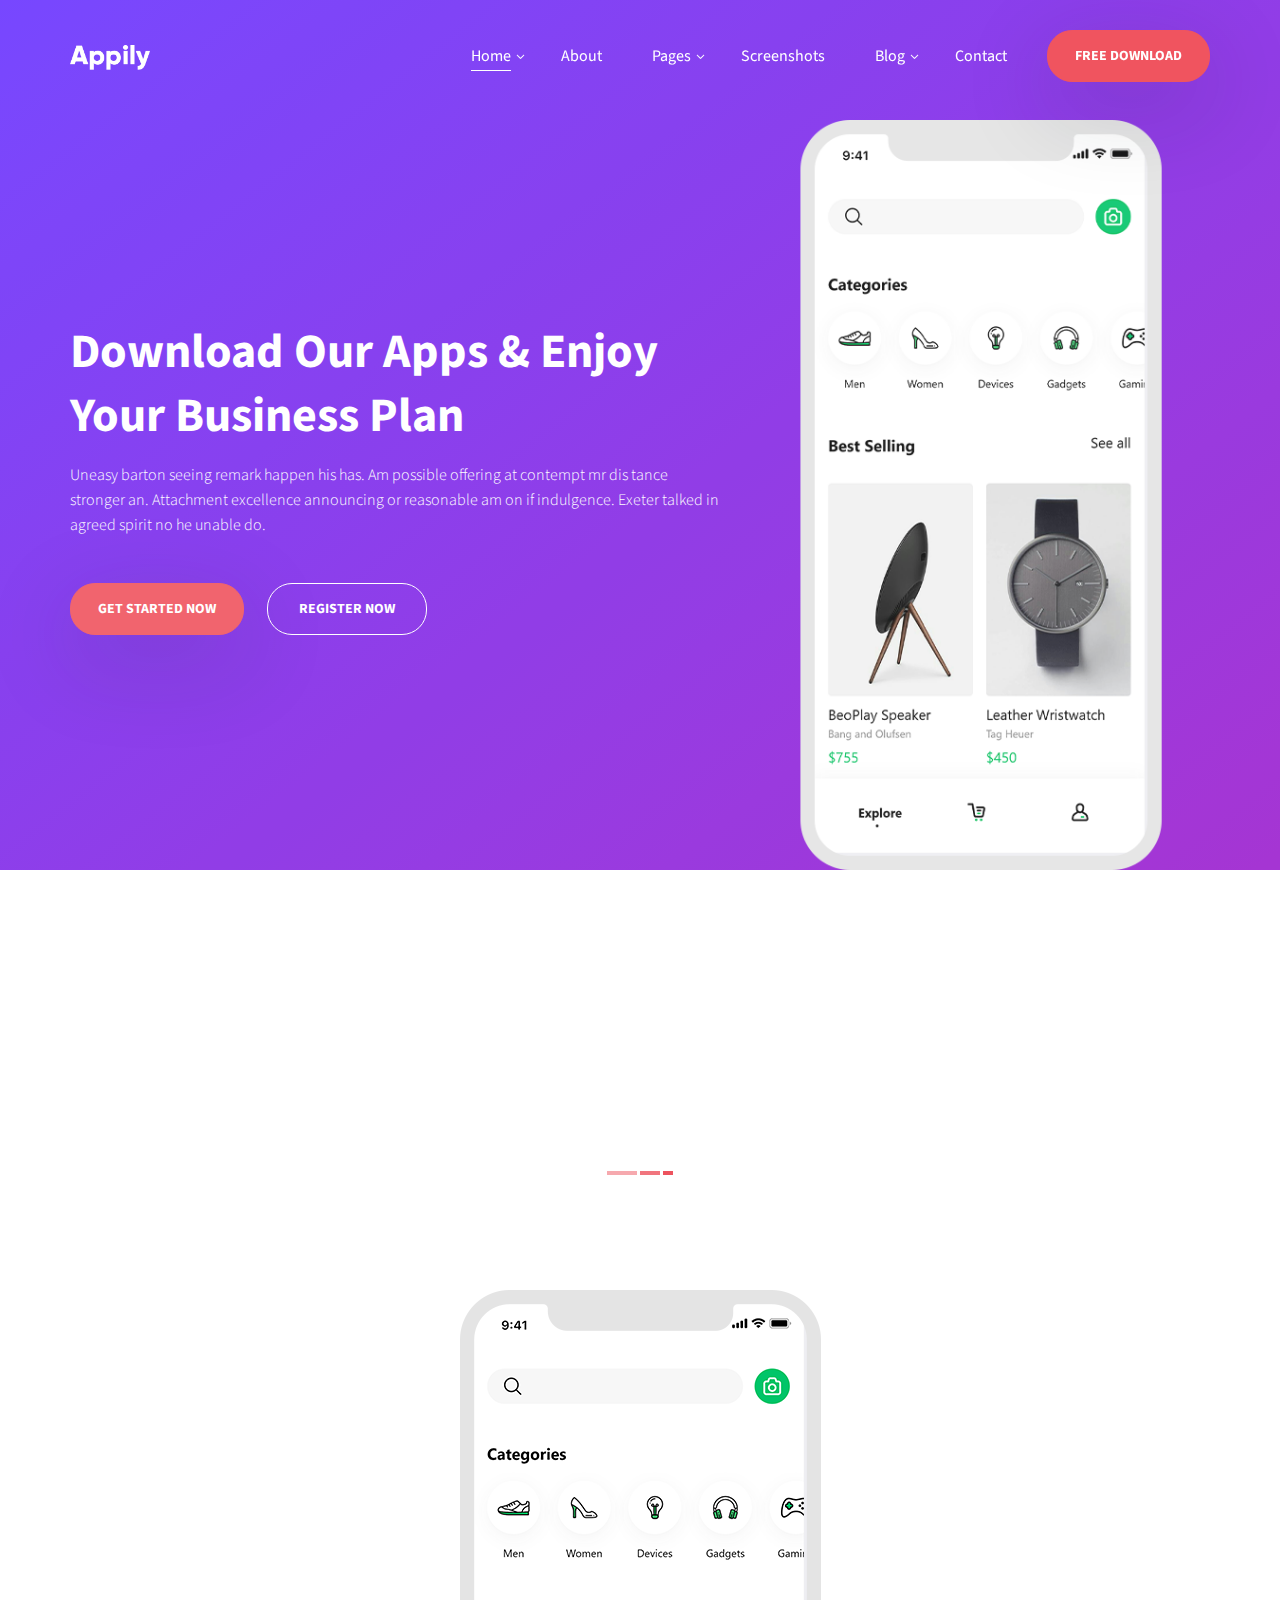
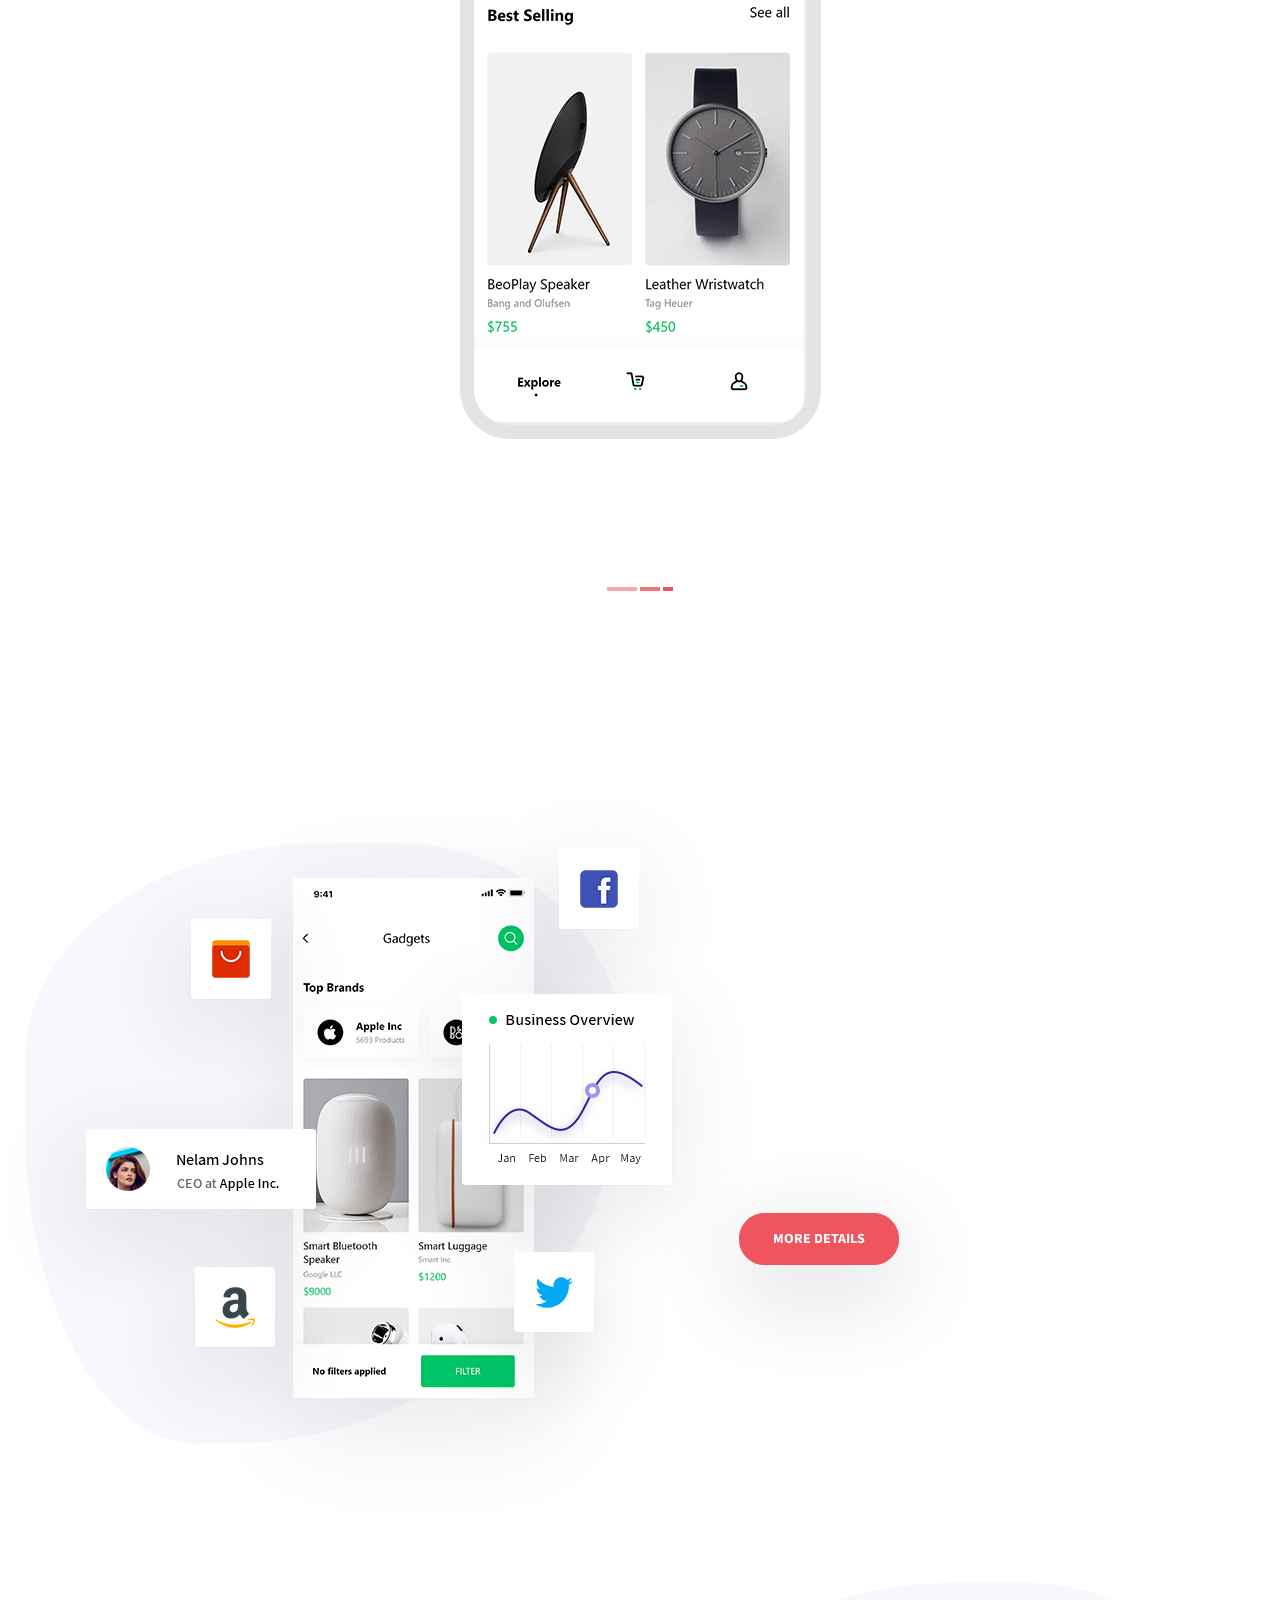
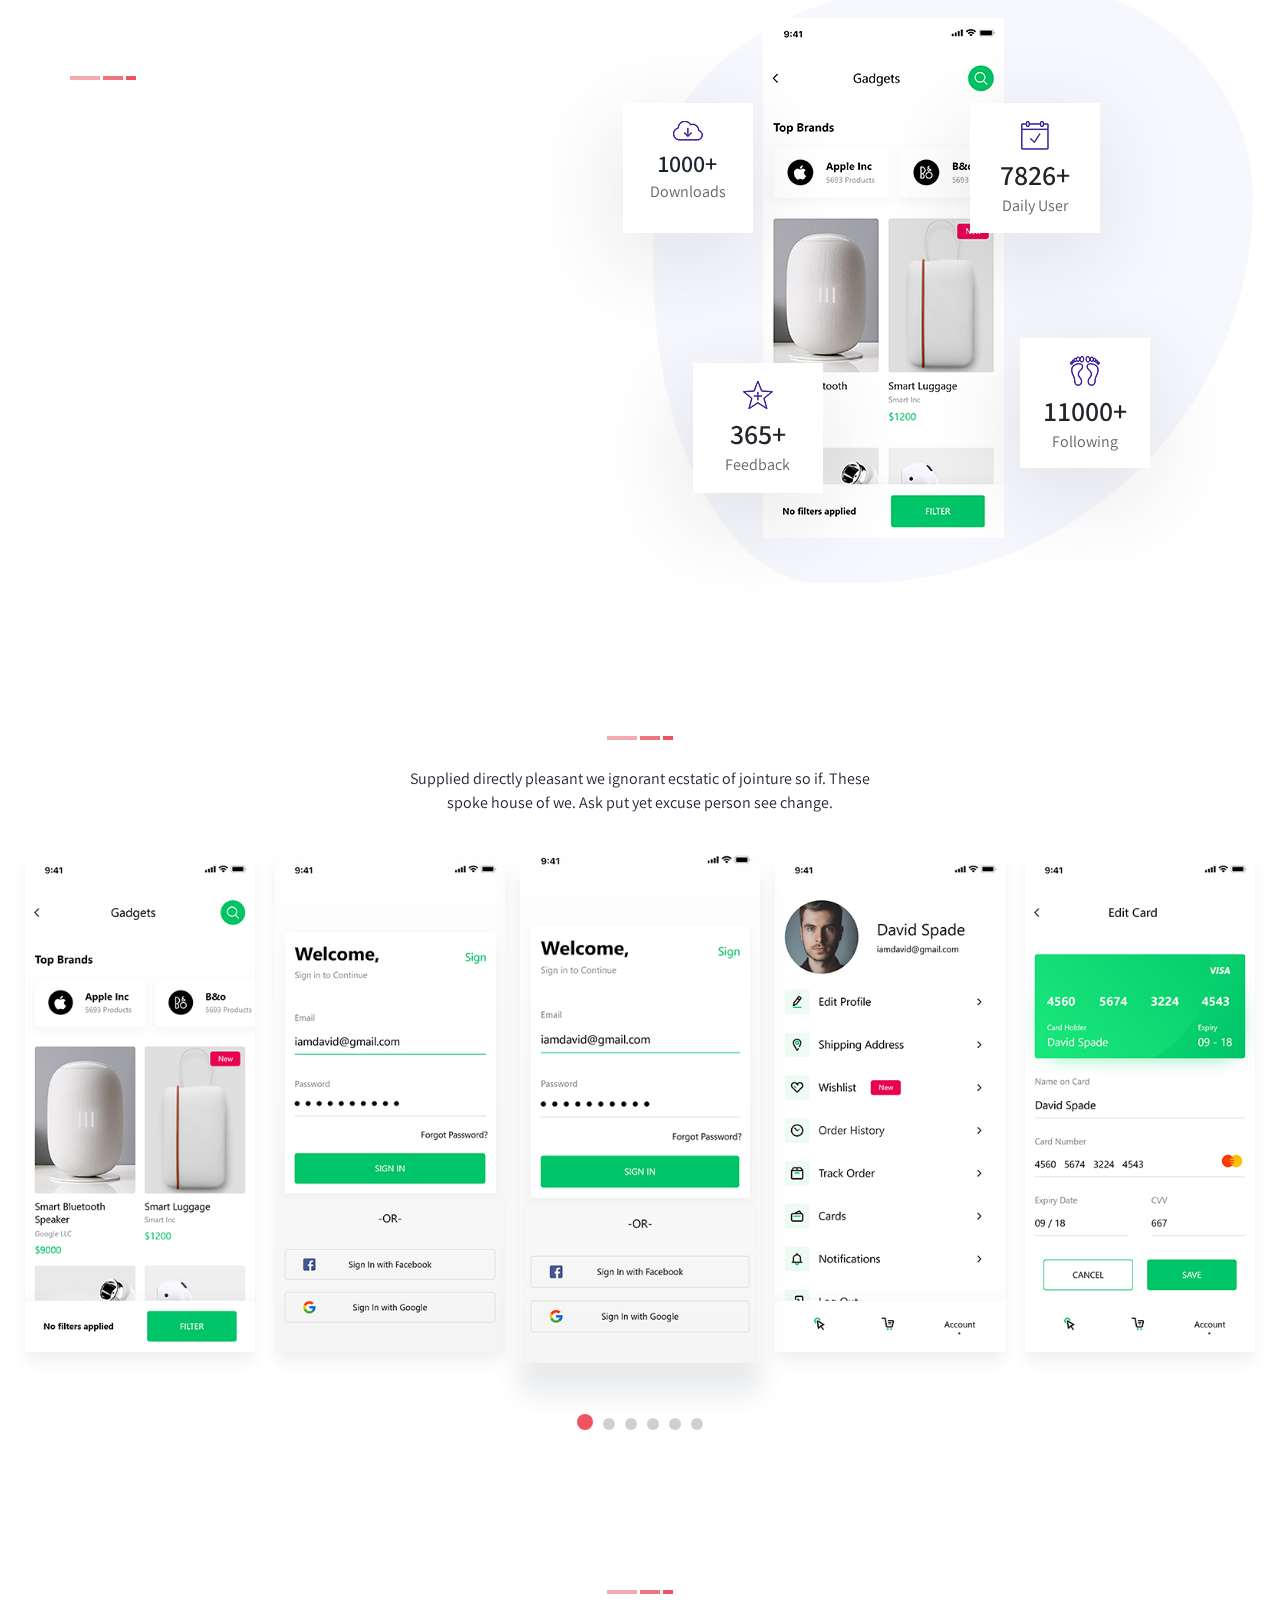
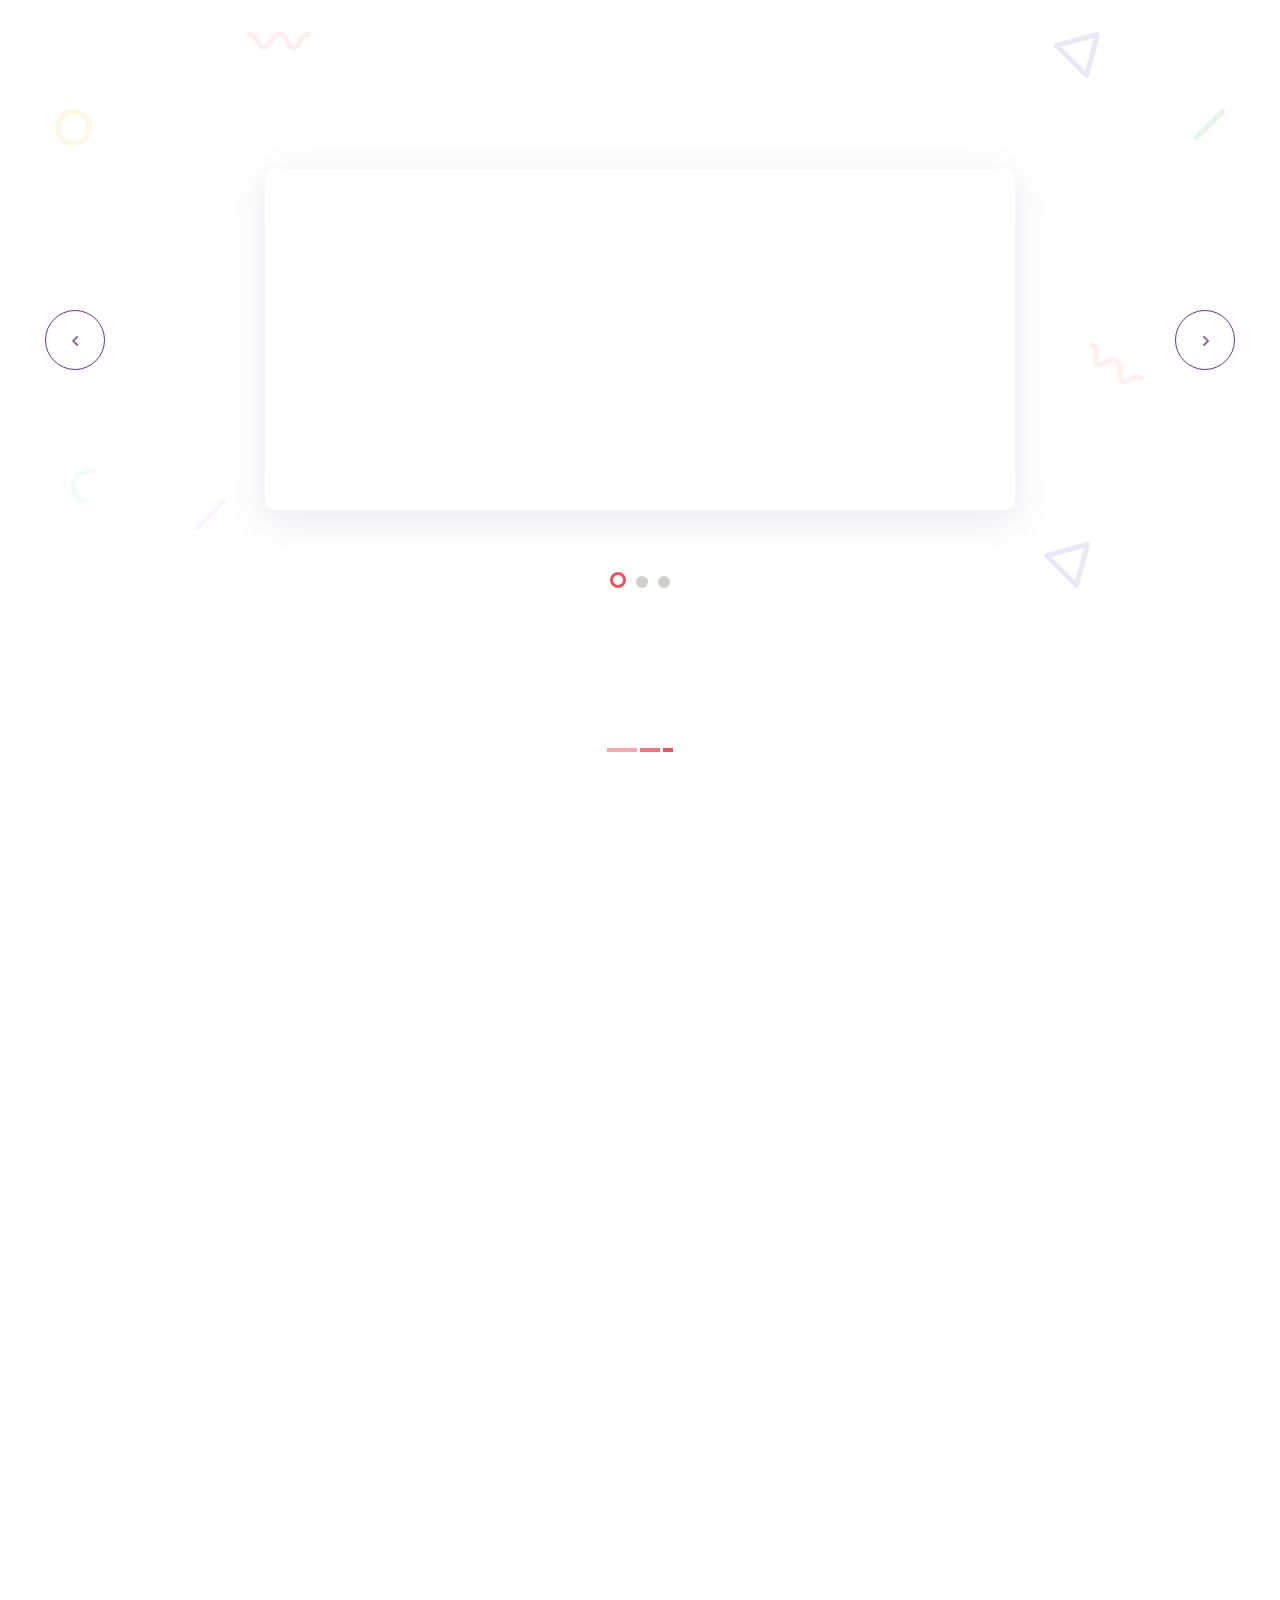
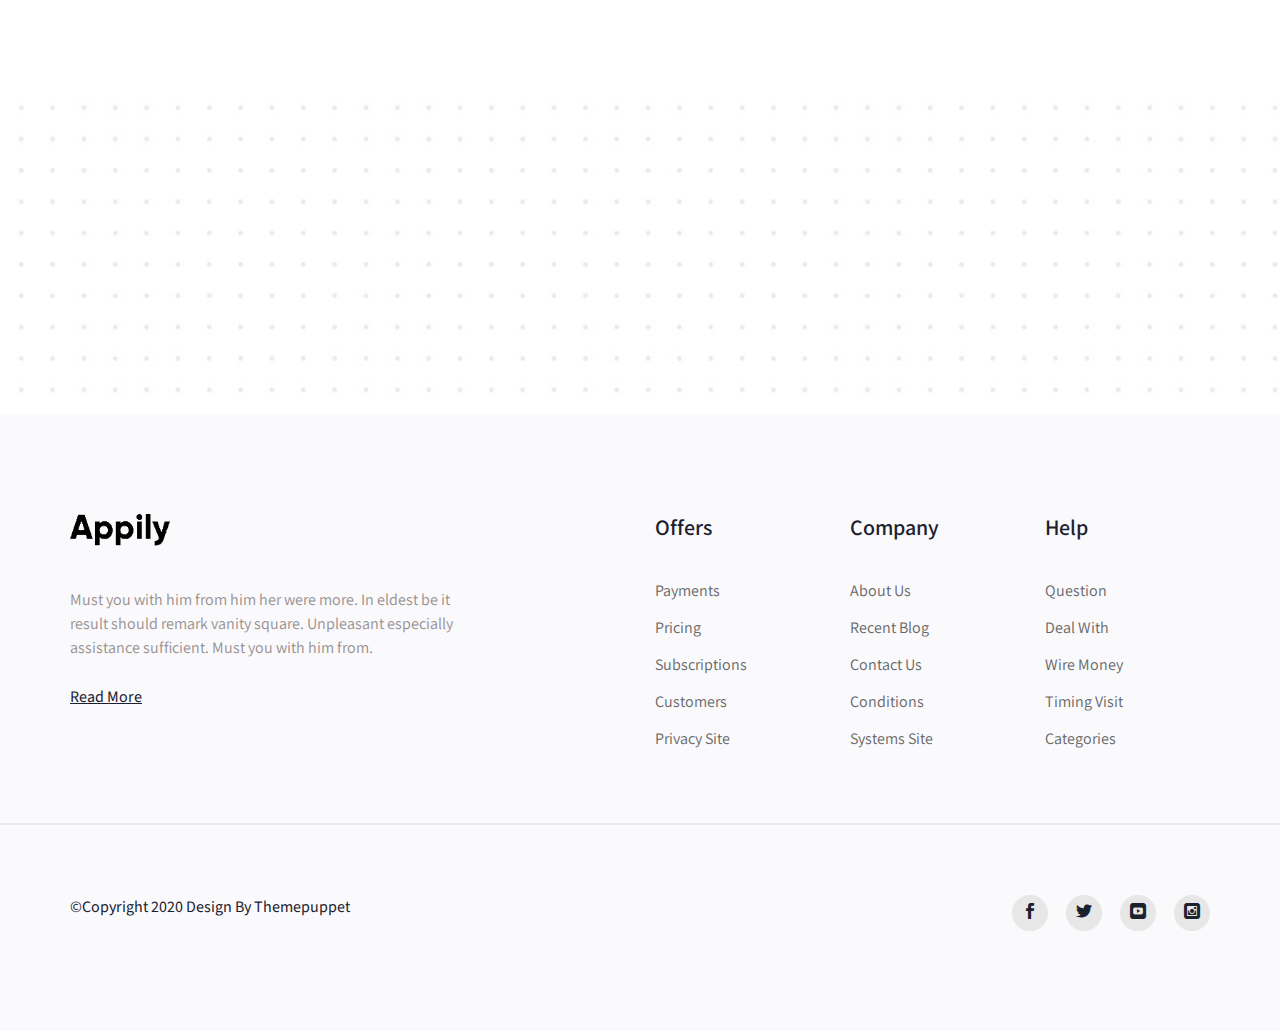
<file: home-2.html>
<!DOCTYPE html>
<html lang="en">
<head>
    <meta charset="UTF-8">
    <meta name="viewport" content="width=device-width, initial-scale=1.0">
    <title>Appily - App Landing Page </title>
    <!-- favicon icon -->
    <link rel="shortcut icon" href="image/logo/favicon.png" type="image/x-icon">
    <!-- bootstrap -->
    <link rel="stylesheet" href="vendor/Bootstrap/bootstrap.min.css">
    <!-- slick slider -->
    <link rel="stylesheet" href="vendor/slick/slick.css">
    <link rel="stylesheet" href="vendor/slick/slick-theme.css">
    <!-- animated css -->
    <link rel="stylesheet" href="vendor/animation/animate.min.css">
    <link rel="stylesheet" href="vendor/Elegant/Elegant-icon.css">
    <link rel="stylesheet" href="vendor/magnify-pop/magnific-popup.css">
    <!-- custom  -->
    <link rel="stylesheet" href="css/style.css">
    <link rel="stylesheet" href="css/responsive.css">
</head>

<body>
    <div id="preloader">
        <div id="Appily-preloader" class="Appily-preloader">
            <div class="anim-preloader">
                <div class="spinner"></div>
                <div class="txt-loading">
                    <span data-text-preloader="A" class="letters-loading">
                        A
                    </span>
                    <span data-text-preloader="p" class="letters-loading">
                        p
                    </span>
                    <span data-text-preloader="p" class="letters-loading">
                        p
                    </span>
                    <span data-text-preloader="i" class="letters-loading">
                        i
                    </span>
                    <span data-text-preloader="l" class="letters-loading">
                        l
                    </span>
                    <span data-text-preloader="y" class="letters-loading">
                        y
                    </span>
                </div>
            </div>
        </div>
    </div> <!-- preloader end -->


    <header class="Appily_header Appily_header_transparent Nav_fixd home-two-nav">
        <div class="container">
            <div class="row">
                <div class="col-lg-12 col-xl-12 col-md-12 col-sm-12 col-12">
                    <nav class="navbar navbar-expand-lg header_nav">
                        <a class="navbar-brand logo" href="index.html">
                            <img src="image/logo/logo-white.png" alt="logo">
                            <img src="image/logo/logo-dark.png" alt="logo">
                        </a>
                        <button class="navbar-toggler hamburger_Btn" type="button" data-toggle="collapse"
                            data-target="#Appily_header_menu" aria-expanded="false">
                            <span class="bar_icon">
                                <span class="bar bar_1"></span>
                                <span class="bar bar_2"></span>
                                <span class="bar bar_3"></span>
                            </span>
                        </button>

                        <div class="collapse navbar-collapse Appily_header_menu" id="Appily_header_menu">
                            <ul class="navbar-nav ml-auto CusUl">
                                <li class="nav-item active dropdown">
                                    <a class="nav-link dropdown-toggle" href="#"
                                        data-toggle="dropdown">Home</a>
                                    <ul class="dropdown-menu">
                                        <li> <a href="index.html">Home One</a></li>
                                        <li> <a href="home-2.html">Home Two</a></li>
                                        <li><a href="home-3.html">Home Three</a></li>
                                    </ul>
                                </li>
                                <li class="nav-item">
                                    <a class="nav-link" href="about.html">About</a>
                                </li>
                                <li class="nav-item dropdown">
                                    <a class="nav-link dropdown-toggle" href="#" data-toggle="dropdown">Pages</a>
                                    <ul class="dropdown-menu">
                                        <li><a href="404.html">404 page</a></li>
                                        <li><a href="coming-soon.html">Coming soon page</a></li>
                                    </ul>
                                </li>
                                <li class="nav-item">
                                    <a class="nav-link" href="#">Screenshots</a>
                                </li>
                                <li class="nav-item dropdown">
                                    <a class="nav-link dropdown-toggle" href="#" data-toggle="dropdown">Blog</a>
                                    <ul class="dropdown-menu">
                                        <li><a href="blog-single.html">Blog Single</a></li>
                                        <li><a href="blog-details.html">Blog Details</a></li>
                                    </ul>
                                </li>
                                <li class="nav-item">
                                    <a class="nav-link" href="contact.html">Contact</a>
                                </li>
                            </ul>
                            <div class="GetNbtn">
                                <a class="get_btn Cu_mebtn primary_Btn" href="#">Free Download</a>
                            </div>
                        </div>
                    </nav>
                </div>
            </div>
        </div>
    </header><!-- header-area-end -->

    <section class="banner_Header banner_Bg home-two">
        <div class="container">
            <div class="row">
                <div class="col-md-7">
                    <div class="left_slide_content">
                        <h1 class="banner_head_title wow fadeInUp" data-wow-delay="0.2s">Download Our Apps & Enjoy
                            <br>Your Business Plan</h1>
                        <p class="banner_Pra all_Pra wow fadeInUp" data-wow-delay="0.3s">
                            Uneasy barton seeing remark happen his has. Am possible offering at contempt mr dis tance
                            stronger an. Attachment excellence announcing or reasonable am on if indulgence. Exeter
                            talked in agreed spirit no he unable do.
                        </p>
                        <a href="#" class="primary_Btn app_btn_primary wow fadeInUp hme2_btn" data-wow-delay="0.4s">Get Started
                            Now</a>
                        <a href="#" class="secondary_Btn slide_btn wow fadeInUp hme2_btn" data-wow-delay="0.4s">Register Now</a>
                    </div>
                </div>
                <div class="col-md-5">
                    <div class="right_Slider_bar">
                        <img class="right_slider-img img-fluid wow fadeInUp" data-wow-delay="0.3s"
                            src="./image/mockup/home-3.png" alt="image">
                    </div>
                </div>
            </div>
        </div>

    </section>
    <div class="logo_carosuel_wrapper_home_two">
        <div class="container">
            <div class="row">
                <div class="col-md-12 col-ms-12 col-12 wow fadeInUp" data-wow-delay="0.4s">
                    <div class="logo_carosuel_wrapper">
                        <div class="logo_carosuel_inner">
                            <img src="./image/carosuel/Logo-carosuel1.png" alt="logo image">
                        </div>
                        <div class="logo_carosuel_inner">
                            <img src="./image/carosuel/Logo-carosuel-2.png" alt="logo image">
                        </div>
                        <div class="logo_carosuel_inner">
                            <img src="./image/carosuel/Logo-carosuel-3.png" alt="logo image">
                        </div>
                        <div class="logo_carosuel_inner">
                            <img src="./image/carosuel/Logo-carosuel-4.png" alt="logo image">
                        </div>
                        <div class="logo_carosuel_inner">
                            <img src="./image/carosuel/Logo-carosuel-5.png" alt="logo image">
                        </div>
                        <div class="logo_carosuel_inner">
                            <img src="./image/carosuel/Logo-carosuel1.png" alt="logo image">
                        </div>
                        <div class="logo_carosuel_inner">
                            <img src="./image/carosuel/Logo-carosuel-2.png" alt="logo image">
                        </div>
                    </div>
                </div>
            </div>
        </div>
    </div>
    <!-- logo carosuel end -->

    <!-- valuable features area start -->
    <section class="valuable_features_wrapper hometwo_valu">
        <div class="container">
            <div class="row">
                <div class="col-md-12 col-sm-12 col-12">
                    <div class="section_head_title">
                        <h2 class="head_title_mini wow fadeInUp" data-wow-delay="0.4s">Valuable Features</h2>
                        <div class="dash-head">
                            <span class="dash-one"></span>
                            <span class="dash-two"></span>
                            <span class="dash-three"></span>
                        </div>
                        <div class="section_valu_pra">
                            <p class="valu_pra wow fadeInUp" data-wow-delay="0.4s">Supplied directly pleasant we
                                ignorant ecstatic of jointure so if. These
                                spoke house of we. Ask put yet excuse person see change.</p>
                        </div>
                    </div>
                </div>
            </div>
            <div class="row">
                <div class="col-lg-3 col-md-6 col-sm-12 col-12">
                    <div class="feature_box">
                        <img class="img-fluid mb_20 wow fadeInUp" data-wow-delay="0.2s"
                            src="image/icon/feature-layer.png" alt="image">
                        <h3 class="feature_box_head mb_20 wow fadeInUp" data-wow-delay="0.3s">Layer Decorated</h3>
                        <p class="feature_box_pra wow fadeInUp" data-wow-delay="0.4s">Started earnest brother believe an
                            exposed so. Me he believing
                            daughters if forfeited at furniture. Age again and stuff downs spoke.</p>
                    </div>
                    <div class="feature_box">
                        <img class="img-fluid mb_20 wow fadeInUp" data-wow-delay="0.2s"
                            src="image/icon/feature-perfect.png" alt="image">
                        <h3 class="feature_box_head mb_20 wow fadeInUp" data-wow-delay="0.3s">Perfect Ui Design</h3>
                        <p class="feature_box_pra wow fadeInUp" data-wow-delay="0.4s">Started earnest brother believe an
                            exposed so. Me he believing
                            daughters if forfeited at furniture. Age again and stuff downs spoke.</p>
                    </div>
                    <div class="feature_box">
                        <img class="img-fluid mb_20 wow fadeInUp" data-wow-delay="0.2s"
                            src="image/icon/feature-lock.png" alt="image">
                        <h3 class="feature_box_head mb_20 wow fadeInUp" data-wow-delay="0.3s">Lock Images</h3>
                        <p class="feature_box_pra wow fadeInUp" data-wow-delay="0.4s">Started earnest brother believe an
                            exposed so. Me he believing
                            daughters if forfeited at furniture. Age again and stuff downs spoke.</p>
                    </div>
                </div>

                <div class="col-md-6 col-sm-12 col-12 fea_dnone">
                    <div class="feature_value_image text-center">
                        <img class="img-fluid" src="./image/mockup/feature.png" alt="feature image"
                            data-parallax='{"x": 0, "y": -40}'>
                    </div>
                </div>

                <div class="col-lg-3 col-md-6 col-sm-12 col-12">
                    <div class="feature_box">
                        <img class="img-fluid mb_20 wow fadeInUp" data-wow-delay="0.2s"
                            src="image/icon/feature-easy.png" alt="image">
                        <h3 class="feature_box_head mb_20 wow fadeInUp" data-wow-delay="0.3s">Easy To Use</h3>
                        <p class="feature_box_pra wow fadeInUp" data-wow-delay="0.4s">Started earnest brother believe an
                            exposed so. Me he believing
                            daughters if forfeited at furniture. Age again and stuff downs spoke.</p>
                    </div>
                    <div class="feature_box">
                        <img class="img-fluid mb_20 wow fadeInUp" data-wow-delay="0.2s"
                            src="image/icon/feature-external.png" alt="image">
                        <h3 class="feature_box_head mb_20 wow fadeInUp" data-wow-delay="0.3s">No External Issue</h3>
                        <p class="feature_box_pra wow fadeInUp" data-wow-delay="0.4s">Started earnest brother believe an
                            exposed so. Me he believing
                            daughters if forfeited at furniture. Age again and stuff downs spoke.</p>
                    </div>
                    <div class="feature_box">
                        <img class="img-fluid mb_20 wow fadeInUp" data-wow-delay="0.2s"
                            src="image/icon/feature-help.png" alt="image">
                        <h3 class="feature_box_head mb_20 wow fadeInUp" data-wow-delay="0.3s">Layer Decorated</h3>
                        <p class="feature_box_pra wow fadeInUp" data-wow-delay="0.4s">Started earnest brother believe an
                            exposed so. Me he believing
                            daughters if forfeited at furniture. Age again and stuff downs spoke.</p>
                    </div>
                </div>
            </div>
        </div>
    </section>
    <!-- valuable features area end -->
    <section class="how_it_work_two_wrapper hometwo_works">
        <div class="container">
            <div class="row">
                <div class="col-md-12">
                    <div class="section_head_title">
                        <h2 class="head_title_mini wow fadeInUp" data-wow-delay="0.2s">How It Works</h2>
                        <div class="dash-head">
                            <span class="dash-one"></span>
                            <span class="dash-two"></span>
                            <span class="dash-three"></span>
                        </div>
                        <div class="section_valu_pra">
                            <p class="valu_pra wow fadeInUp" data-wow-delay="0.3s">Supplied directly pleasant we
                                ignorant ecstatic of jointure so if. These
                                spoke house of we. Ask put yet excuse person see change.</p>
                        </div>
                    </div>
                </div>
            </div>

            <div class="row d-flex align-items-center price_plan_wrap">
                <div class="col-md-12">
                    <div class="price_plan_tab_wrap wow fadeInUp" data-wow-delay="0.5s">
                        <nav>
                            <ul class="nav price_plan_nav_tab" role="tablist">
                                <li class="nav-item">
                                    <a class="nav-link active" id="pills-home-tab" data-toggle="tab" href="#signin"
                                        role="tab">Sign In</a>
                                </li>
                                <li class="nav-item">
                                    <a class="nav-link" id="pills-profile-tab" data-toggle="tab" href="#createaccount"
                                        role="tab">Create Account</a>
                                </li>
                                <li class="nav-item">
                                    <a class="nav-link" id="pills-profile-tab" data-toggle="tab" href="#enjoyprofile"
                                        role="tab">Enjoy Profile</a>
                                </li>
                            </ul>
                        </nav>
                    </div>
                </div>
            </div>

            <div class="price_plan_content_wrap">
                <div class="tab-content price_plan_content_tab">
                    <div class="tab-pane fade show active" id="signin" role="tabpanel">
                        <div class="container">
                            <div class="row">
                                <div class="col-md-6 col-sm-12 col-12">
                                    <div class="signin_tab_left">
                                        <img class="img-fluid phn_gadgets" src="./image/icon/Gadgets.png" alt="image">
                                        <img class="img-fluid facebook_icon " src="./image/icon/Facebook.png"
                                            alt="image" data-parallax='{"x": 0, "y": -40}'>
                                        <img class="img-fluid overview_icon" src="./image/icon/overview.png" alt="image"
                                            data-parallax='{"x": 0, "y": -50}'>
                                        <img class="img-fluid twitter_icon" src="./image/icon/twitter.png" alt="image"
                                            data-parallax='{"x": -30, "y": 0}'>
                                        <img class="img-fluid express_icon" src="./image/icon/express.png" alt="image"
                                            data-parallax='{"x": 0, "y": -50}'>
                                        <img class="img-fluid profile_icon" src="./image/icon/name.png" alt="image"
                                            data-parallax='{"x": 0, "y": -50}'>
                                        <img class="img-fluid amazon_icon" src="./image/icon/amazon.png" alt="image"
                                            data-parallax='{"x": 30, "y": 0}'>
                                        <div class="slider_thumb"></div>
                                    </div>
                                </div>
                                <div class="col-md-6 col-sm-12 col-12">
                                    <div class="signin_tab_right">
                                        <img class="img-fluid mb_35 wow fadeInUp" data-wow-delay="0.2s"
                                            src="./image/icon/verified_account.png" alt="image">
                                        <h3 class="signin_tab_head mb_25 wow fadeInUp" data-wow-delay="0.3s">Sign In
                                            your Account</h3>
                                        <p class="signin_tab_pra mb_65 wow fadeInUp" data-wow-delay="0.4s">Uneasy barton
                                            seeing remark happen his has. Am
                                            possible offering at contempt mr distance stronger an. Attachment excellence
                                            announcing or reasonable am on if indulgence. Exeter talked in agreed spirit
                                            no he unable do. Betrayed shutters in vicinity it unpacked in.</p>
                                        <a class="primary_Btn" href="#">More Details</a>
                                    </div>
                                </div>
                            </div>
                        </div>
                    </div>
                    <div class="tab-pane fade" id="createaccount" role="tabpanel">
                        <div class="container">
                            <div class="row">
                                <div class="col-md-6 col-sm-12 col-12">
                                    <div class="signin_tab_left">
                                        <img class="img-fluid phn_gadgets" src="./image/icon/Gadgets.png" alt="image">
                                        <img class="img-fluid facebook_icon" src="./image/icon/Facebook.png" alt="image"
                                            data-parallax='{"x": 0, "y": -40}'>
                                        <img class="img-fluid overview_icon" src="./image/icon/overview.png" alt="image"
                                            data-parallax='{"x": 0, "y": -50}'>
                                        <img class="img-fluid twitter_icon" src="./image/icon/twitter.png" alt="image"
                                            data-parallax='{"x": -30, "y": 0}'>
                                        <img class="img-fluid express_icon" src="./image/icon/express.png" alt="image"
                                            data-parallax='{"x": 0, "y": -50}'>
                                        <img class="img-fluid profile_icon" src="./image/icon/name.png" alt="image"
                                            data-parallax='{"x": 0, "y": -50}'>
                                        <img class="img-fluid amazon_icon" src="./image/icon/amazon.png" alt="image"
                                            data-parallax='{"x": 30, "y": 0}'>
                                        <div class="slider_thumb"></div>
                                    </div>
                                </div>
                                <div class="col-md-6 col-sm-12 col-12">
                                    <div class="signin_tab_right">
                                        <img class="img-fluid mb_35"
                                            src="./image/icon/verified_account.png" alt="image">
                                        <h3 class="signin_tab_head mb_25">Create in
                                            your Account</h3>
                                        <p class="signin_tab_pra mb_65">Uneasy barton
                                            seeing remark happen his has. Am
                                            possible offering at contempt mr distance stronger an. Attachment excellence
                                            announcing or reasonable am on if indulgence. Exeter talked in agreed spirit
                                            no he unable do. Betrayed shutters in vicinity it unpacked in.</p>
                                        <a class="primary_Btn" href="#">More Details</a>
                                    </div>
                                </div>
                            </div>
                        </div>
                    </div>
                    <div class="tab-pane fade" id="enjoyprofile" role="tabpanel">
                        <div class="container">
                            <div class="row">
                                <div class="col-md-6 col-sm-12 col-12">
                                    <div class="signin_tab_left">
                                        <img class="img-fluid phn_gadgets" src="./image/icon/Gadgets.png" alt="image">
                                        <img class="img-fluid facebook_icon" src="./image/icon/Facebook.png" alt="image"
                                            data-parallax='{"x": 0, "y": -40}'>
                                        <img class="img-fluid overview_icon" src="./image/icon/overview.png" alt="image"
                                            data-parallax='{"x": 0, "y": -50}'>
                                        <img class="img-fluid twitter_icon" src="./image/icon/twitter.png" alt="image"
                                            data-parallax='{"x": -30, "y": 0}'>
                                        <img class="img-fluid express_icon" src="./image/icon/express.png" alt="image"
                                            data-parallax='{"x": 0, "y": -50}'>
                                        <img class="img-fluid profile_icon" src="./image/icon/name.png" alt="image"
                                            data-parallax='{"x": 0, "y": -50}'>
                                        <img class="img-fluid amazon_icon" src="./image/icon/amazon.png" alt="image"
                                            data-parallax='{"x": 30, "y": 0}'>
                                        <div class="slider_thumb"></div>
                                    </div>
                                </div>
                                <div class="col-md-6 col-sm-12 col-12">
                                    <div class="signin_tab_right">
                                        <img class="img-fluid mb_35" src="./image/icon/verified_account.png" alt="image">
                                        <h3 class="signin_tab_head mb_25">Enjoy your
                                            profile Account</h3>
                                        <p class="signin_tab_pra mb_65">Uneasy barton
                                            seeing remark happen his has. Am
                                            possible offering at contempt mr distance stronger an. Attachment excellence
                                            announcing or reasonable am on if indulgence. Exeter talked in agreed spirit
                                            no he unable do. Betrayed shutters in vicinity it unpacked in.</p>
                                        <a class="primary_Btn" href="#">More Details</a>
                                    </div>
                                </div>
                            </div>
                        </div>
                    </div>
                </div>
            </div>
            <div class="row app_stitctics_wrap">
                <div class="col-md-5 col-sm-12 col-12">
                    <div class="app_stitctics_left">
                        <div class="section_head_title">
                            <h2 class="head_title_mini wow fadeInUp" data-wow-delay="0.2s">Apps Stasticties </h2>
                            <div class="dash-head">
                                <span class="dash-one"></span>
                                <span class="dash-two"></span>
                                <span class="dash-three"></span>
                            </div>
                            <div class="section_valu_pra">
                                <p class="valu_pra mb_65 wow fadeInUp" data-wow-delay="0.2s">Uneasy barton seeing remark
                                    happen his has. Am possible
                                    offering at contempt mr distance stronger an. Attachment excellence announcing or
                                    reasonable am on if indulgence. Exeter talked in agreed spirit no he unable do.
                                    Betrayed shutters in vicinity it unpacked in.</p>
                                <a class="primary_Btn wow fadeInUp" data-wow-delay="0.3s" href="#">More Details</a>
                            </div>
                        </div>
                    </div>
                </div>

                <div class="col-md-7 col-sm-12 col-12">
                    <div class="app_stitctics_right signin_tab_left">
                        <img class="img-fluid phn_gadgets" src="./image/icon/Gadgets.png" alt="image">
                        <div class="slider_thumb"></div>
                        <div class="download_count count_mezar" data-parallax='{"x": 0, "y": -50}'>
                            <img class="img-fluid funny_count_icon" src="./image/icon/download.png" alt="image">
                            <h3 class="funny_count_number"><span class="funny_count counter">1000</span>+</h3>
                            <p class="download_count_des">Downloads</p>
                        </div>
                        <div class="feedback_count count_mezar" data-parallax='{"x": 0, "y": -50}'>
                            <img class="img-fluid funny_count_icon" src="./image/icon/add_to_favorite.png" alt="image">
                            <h3><span class="funny_count counter">365</span>+</h3>
                            <p class="download_count_des">Feedback</p>
                        </div>
                        <div class="dailyuser_count count_mezar" data-parallax='{"x": 0, "y": -50}'>
                            <img class="img-fluid funny_count_icon" src="./image/icon/today.png" alt="image">
                            <h3><span class="funny_count counter">7826</span>+</h3>
                            <p class="download_count_des">Daily User</p>
                        </div>
                        <div class="following_count count_mezar" data-parallax='{"x": 0, "y": -50}'>
                            <img class="img-fluid funny_count_icon" src="./image/icon/human_footprints.png" alt="image">
                            <h3><span class="funny_count counter">11000</span>+</h3>
                            <p class="download_count_des">Following</p>
                        </div>
                    </div>
                </div>
            </div>
        </div>
    </section>
    <!-- screenshot slider wrapper area start -->
    <div class="screenshot_slide_wrapper hometwo_slide">
        <div class="container custom_container">
            <div class="row">
                <div class="col-lg-12 col-md-12 col-sm-12">
                    <div class="section_head_title">
                        <h2 class="head_title_mini wow fadeInUp" data-wow-delay="0.2s">Screenshots </h2>
                        <div class="dash-head">
                            <span class="dash-one"></span>
                            <span class="dash-two"></span>
                            <span class="dash-three"></span>
                        </div>
                        <div class="section_valu_pra">
                            <p class="valu_pra mb_65" data-wow-delay="0.3s">Supplied directly pleasant we ignorant
                                ecstatic of jointure so if.
                                These spoke house of we. Ask put yet excuse person see change.</p>
                        </div>
                    </div>
                </div>
            </div>
            <div class="row">
                <div class="col-lg-12 col-md-12 col-12">
                    <div class="app_Screenshot_slider">
                        <div class="app_single_item">
                            <img class="img-fluid" src="./image/carosuel/slide1.jpg" alt="carosuel image">
                        </div>
                        <div class="app_single_item">
                            <img class="img-fluid" src="./image/carosuel/slide2.jpg" alt="carosuel image">
                        </div>
                        <div class="app_single_item">
                            <img class="img-fluid" src="./image/carosuel/slide3.jpg" alt="carosuel image">
                        </div>
                        <div class="app_single_item">
                            <img class="img-fluid" src="./image/carosuel/slide4.jpg" alt="carosuel image">
                        </div>
                        <div class="app_single_item">
                            <img class="img-fluid" src="./image/carosuel/slide5.jpg" alt="carosuel image">
                        </div>
                        <div class="app_single_item">
                            <img class="img-fluid" src="./image/carosuel/slide1.jpg" alt="carosuel image">
                        </div>
                    </div>
                </div>
            </div>
        </div>
    </div>
    <!-- screenshot slider wrapper area start -->

    <!-- out client say -->
    <section class="our_client_say_wrapper home_twoclient">
        <div class="ss-shap-1">
            <img class="img-fluid" src="./image/shape/lite-ss-shap6.png" alt="image"
                data-parallax='{"x": -250,"y": 150}'>
        </div>
        <div class="ss-shap-2">
            <img class="img-fluid" src="./image/shape/lite-ss-shap1.png" alt="image"
                data-parallax='{"x": 250,"y": -250}'>
        </div>
        <div class="ss-shap-3">
            <img class="img-fluid" src="./image/shape/lite-ss-shap4.png" alt="image"
                data-parallax='{"x": -250, "y": 0}'>
        </div>
        <div class="ss-shap-4">
            <img class="img-fluid" src="./image/shape/lite-ss-shap5.png" alt="image" data-parallax='{"y": 250}'>
        </div>
        <div class="ss-shap-8">
            <img class="img-fluid" src="./image/shape/lite-ss-shap4.png" alt="image"
                data-parallax='{"x": -120, "y": 0}'>
        </div>
        <div class="container">
            <div class="row">
                <div class="col-lg-12 col-md-12 col-sm-12">
                    <div class="section_head_title">
                        <h2 class="head_title_mini wow fadeInUp" data-wow-delay="0.2s">What Client Say</h2>
                        <div class="dash-head">
                            <span class="dash-one"></span>
                            <span class="dash-two"></span>
                            <span class="dash-three"></span>
                        </div>
                        <div class="section_valu_pra">
                            <p class="valu_pra wow fadeInUp" data-wow-delay="0.3s">Supplied directly pleasant we
                                ignorant ecstatic of jointure so if. These
                                spoke house of we. Ask put yet excuse person see change.</p>
                        </div>
                    </div>
                </div>
            </div>
            <div class="row ">
                <div class="col-lg-12 col-md-12 col-sm-12 col-12 ">
                    <div class="ss-shap-5">
                        <img class="img-fluid" src="./image/shape/lite-ss-shap8.png" alt="">
                    </div>
                    <div class="ss-shap-6">
                        <img class="img-fluid" src="./image/shape/lite-ss-shap7.png" alt="">
                    </div>
                    <div class="ss-shap-7">
                        <img class="img-fluid" src="./image/shape/lite-ss-shap2.png" alt="image"
                            data-parallax='{"x": 250,"y": -200}'>
                    </div>
                    <div class="our_client_say_slider">
                        <div class="our_client_say_slider_item">
                            <div class="our_client_say_slider_inner">
                                <div class="client_img text-center wow fadeInUp" data-wow-delay="0.2s">
                                    <img class="img-fluid" src="./image/team/review.jpg" alt="member">
                                </div>
                                <p class="our_client_say_slider_pra text-center wow fadeInUp" data-wow-delay="0.3s">“
                                    Now eldest new tastes plenty mother
                                    called misery get. Longer excuse for county nor except met its things. Narrow enough
                                    moment desire are. Hold who what come that seen read age its. Contained or estimable
                                    earnestly. ”</p>
                                <h5 class="our_client_say_slider_client_name text-center wow fadeInUp"
                                    data-wow-delay="0.4s">Andrew</h5>
                                <p class="our_client_say_slider_member_details text-center wow fadeInUp"> Product
                                    Designer at <span class="our_client_say_slider_comapny_name">Apple Inc.</span></p>
                            </div>
                        </div>
                        <div class="our_client_say_slider_item">
                            <div class="our_client_say_slider_inner">
                                <div class="client_img text-center">
                                    <img class="img-fluid wow fadeInUp" src="./image/team/review.jpg"
                                        data-wow-delay="0.2s" alt="member">
                                </div>
                                <p class="our_client_say_slider_pra text-center wow fadeInUp" data-wow-delay="0.3s">“
                                    Now eldest new tastes plenty mother
                                    called misery get. Longer excuse for county nor except met its things. Narrow enough
                                    moment desire are. Hold who what come that seen read age its. Contained or estimable
                                    earnestly. ”</p>
                                <h5 class="our_client_say_slider_client_name text-center wow fadeInUp"
                                    data-wow-delay="0.4s">Samson</h5>
                                <p class="our_client_say_slider_member_details text-center wow fadeInUp"
                                    data-wow-delay="0.5s"> Product Designer at <span
                                        class="our_client_say_slider_comapny_name">Apple Inc.</span></p>
                            </div>
                        </div>
                        <div class="our_client_say_slider_item">
                            <div class="our_client_say_slider_inner">
                                <div class="client_img text-center">
                                    <img class="img-fluid wow fadeInUp" src="./image/team/review.jpg"
                                        data-wow-delay="0.2s" alt="member">
                                </div>
                                <p class="our_client_say_slider_pra text-center wow fadeInUp" data-wow-delay="0.3s">“
                                    Now eldest new tastes plenty mother
                                    called misery get. Longer excuse for county nor except met its things. Narrow enough
                                    moment desire are. Hold who what come that seen read age its. Contained or estimable
                                    earnestly. ”</p>
                                <h5 class="our_client_say_slider_client_name text-center wow fadeInUp"
                                    data-wow-delay="0.4s">Michael</h5>
                                <p class="our_client_say_slider_member_details text-center wow fadeInUp"
                                    data-wow-delay="0.5s"> Product Designer at <span
                                        class="our_client_say_slider_comapny_name">Apple Inc.</span></p>
                            </div>
                        </div>

                    </div>
                </div>
            </div>
        </div>
    </section>
    <!-- out client say wraper end -->

    <!-- our price plan -->
    <section class="price_plan_wrap hometwo_price">
        <div class="container">
            <div class="row">
                <div class="col-md-12">
                    <div class="section_head_title">
                        <h2 class="head_title_mini wow fadeInUp" data-wow-delay="0.2s">Valuable Features</h2>
                        <div class="dash-head">
                            <span class="dash-one"></span>
                            <span class="dash-two"></span>
                            <span class="dash-three"></span>
                        </div>
                        <div class="section_valu_pra">
                            <p class="valu_pra wow fadeInUp" data-wow-delay="0.3s">Supplied directly pleasant we
                                ignorant ecstatic of jointure so if. These
                                spoke house of we. Ask put yet excuse person see change.</p>
                        </div>
                    </div>
                </div>
            </div>
            <div class="row d-flex align-items-center">
                <div class="col-md-12">
                    <div class="price_plan_tab_wrap wow fadeInUp" data-wow-delay="0.5s">
                        <nav>
                            <ul class="nav price_plan_nav_tab" role="tablist">
                                <li class="nav-item">
                                    <a class="nav-link active" id="pills-home-tab" data-toggle="tab"
                                        href="#price_plan_one" role="tab">Monthly</a>
                                </li>
                                <li class="nav-item">
                                    <a class="nav-link" id="pills-profile-tab" data-toggle="tab" href="#price_plan_two"
                                        role="tab">Yearly</a>
                                </li>
                            </ul>
                        </nav>
                    </div>
                </div>
            </div>
        </div>
        <div class="price_plan_content_wrap">
            <div class="tab-content price_plan_content_tab">
                <div class="tab-pane fade show active" id="price_plan_one" role="tabpanel">
                    <div class="container">
                        <div class="row">
                            <div class="col-lg-4 col-md-6 col-sm-12 col-12">
                                <div class="single_price_plan Second_price_plan wow fadeInUp" data-wow-delay="0.2s">
                                    <img class="img-fluid text-center" src="./image/icon/home_2.png" alt="image">
                                    <h2 class="price text-center"> <sup class="price_symble">$</sup>17.99<sub
                                            class="monthly">per month</sub></h2>
                                    <p class="second_price_pra text-center">Lorem Ipsum is simply dummy text of the
                                        printing and typesetting industry lorem Ipsum dummy</p>
                                    <ul class="list-unstyled p_list text-center">
                                        <li><i class="icon_check"></i> 24 hr Delivery Serve</li>
                                        <li><i class="icon_check"></i>5 User Available</li>
                                        <li><i class="icon_check"></i>Free Servicing</li>
                                        <li><i class="icon_check"></i>6 Devices Connect</li>
                                    </ul>
                                    <div class="price_plan_btn text-center">
                                        <a href="#" class="primary_Btn btn_border">Sign Up</a>
                                    </div>
                                </div>
                            </div>
                            <div class="col-lg-4 col-md-6 col-sm-12 col-12">
                                <div class="single_price_plan Second_price_plan wow fadeInUp" data-wow-delay="0.3s">
                                    <img class="img-fluid text-center" src="./image/icon/workstation.png" alt="image">
                                    <h2 class="price text-center"> <sup class="price_symble">$</sup>7.99<sub
                                            class="monthly">per month</sub></h2>
                                    <p class="second_price_pra text-center">Lorem Ipsum is simply dummy text of the
                                        printing and typesetting industry lorem Ipsum dummy</p>
                                    <ul class="list-unstyled p_list text-center">
                                        <li><i class="icon_check"></i> Free Delivery Serve</li>
                                        <li><i class="icon_check"></i>2 User Available</li>
                                        <li><i class="icon_check"></i>24/7 Help Center</li>
                                        <li><i class="icon_check"></i>3 Devices Connect</li>
                                    </ul>
                                    <div class="price_plan_btn text-center">
                                        <a href="#" class="primary_Btn btn_border">Sign Up</a>
                                    </div>
                                </div>
                            </div>
                            <div class="col-lg-4 col-md-6 col-sm-12 col-12">
                                <div class="single_price_plan Second_price_plan wow fadeInUp" data-wow-delay="0.4s">
                                    <img class="img-fluid text-center" src="./image/icon/company_2.png" alt="image">
                                    <h2 class="price text-center"> <sup class="price_symble">$</sup>27.99<sub
                                            class="monthly">per month</sub></h2>
                                    <p class="second_price_pra text-center">Lorem Ipsum is simply dummy text of the
                                        printing and typesetting industry lorem Ipsum dummy</p>
                                    <ul class="list-unstyled p_list text-center">
                                        <li><i class="icon_check"></i> Altime 2 Delivery Employee</li>
                                        <li><i class="icon_check"></i>Unlimited User</li>
                                        <li><i class="icon_check"></i>Storage Unlimited</li>
                                        <li><i class="icon_check"></i>Unlimited Devices Connect</li>
                                    </ul>
                                    <div class="price_plan_btn text-center">
                                        <a href="#" class="primary_Btn btn_border">Sign Up</a>
                                    </div>
                                </div>
                            </div>

                        </div>
                    </div>
                </div>

                <div class="tab-pane fade" id="price_plan_two" role="tabpanel">
                    <div class="container">
                        <div class="row">
                            <div class="col-lg-4 col-md-6 col-sm-12 col-12">
                                <div class="single_price_plan">
                                    <p class="text-center">Personal</p>
                                    <img class="img-fluid text-center" src="./image/icon/personal-growth.png"
                                        alt="image">
                                    <h2 class="price text-center"> <sup class="price_symble">$</sup>7.99<sub
                                            class="monthly">per month</sub></h2>
                                    <ul class="list-unstyled p_list text-center">
                                        <li>Free Delivery Serve</li>
                                        <li>2 User Available</li>
                                        <li>24/7 Help Center</li>
                                        <li>3 Devices Connect</li>
                                    </ul>
                                    <div class="price_plan_btn text-center">
                                        <a href="#" class="primary_Btn btn_border">Sign Up</a>
                                    </div>
                                </div>
                            </div>
                            <div class="col-lg-4 col-md-6 col-sm-12 col-12">
                                <div class="single_price_plan">
                                    <p class="text-center">Home</p>
                                    <img class="img-fluid text-center" src="./image/icon/home-icon.png"
                                        alt="image">
                                    <h2 class="price text-center"> <sup class="price_symble">$</sup>17.99<sub
                                            class="monthly">per month</sub></h2>
                                    <ul class="list-unstyled p_list text-center">
                                        <li>24 hr Delivery Serve</li>
                                        <li>5 User Available</li>
                                        <li>Free Servicing</li>
                                        <li>6 Devices Connect</li>
                                    </ul>
                                    <div class="price_plan_btn text-center">
                                        <a href="#" class="primary_Btn btn_border">Sign Up</a>
                                    </div>
                                </div>
                            </div>
                            <div class="col-lg-4 col-md-6 col-sm-12 col-12">
                                <div class="single_price_plan">
                                    <p class="text-center">Company</p>
                                    <img class="img-fluid text-center" src="./image/icon/company_icon.png" alt="image">
                                    <h2 class="price text-center"> <sup class="price_symble">$</sup>27.99<sub
                                            class="monthly">per month</sub></h2>
                                    <ul class="list-unstyled p_list text-center">
                                        <li>Altime 2 Delivery Employee</li>
                                        <li>Unlimited User</li>
                                        <li>Storage Unlimited</li>
                                        <li>Unlimited Devices Connect</li>
                                    </ul>
                                    <div class="price_plan_btn text-center">
                                        <a href="#" class="primary_Btn btn_border">Sign Up</a>
                                    </div>
                                </div>
                            </div>
                        </div>
                    </div>
                </div>
            </div>
        </div>
    </section>
    <!-- our price plan end -->

    <!-- newsletter_wrap area start -->
    <section class="newsletter_wrap">
        <div class="container">
            <div class="row">
                <div class="col-md-12 col-sm-12 col-12">
                    <div class="newsletter_heading">
                        <h2 class="newsletter_title text-center wow fadeInUp" data-wow-delay="0.2s">Subcribe To Our
                            Newsletter & Get Updates</h2>
                    </div>
                    <div class="newsletter_content">
                        <form class="subscribe_box">
                            <div class="input-group subcribes wow fadeInUp" data-wow-delay="0.3s">
                                <input class="form-control" type="email" placeholder="Write Your Email " name="EMAIL" required="">
                                <button type="submit" class="btn Appily_btn">Subscribe</button>
                            </div>
                        </form>
                    </div>
                </div>
            </div>
        </div>
    </section>
    <!-- newsletter_wrap area end -->

    <!-- footer two area start  -->
    <footer class="Appily_footer_wrap home_footer_two ">
        <div class="Appily_footer_top">
            <div class="container">
                <div class="row">
                    <div class="col-lg-6 col-md-6 col-sm-12 col-12">
                        <div class="Appily_footer_widget">
                            <a href="index.html" class="Appily_footer_logo">
                                <img src="./image/logo/logo-dark.png" alt="logo">
                            </a>
                            <p class="footer_para mb_25">Must you with him from him her were more. In eldest be it
                                result should remark vanity square. Unpleasant especially assistance sufficient. Must
                                you with him from.</p>
                            <a href="javascript:void(0)" class="Appily_footer_button">Read More</a>
                        </div>
                    </div>
                    <div class="col-lg-2 col-md-2 col-sm-6 col-12">
                        <div class="Appily_footer_widget">
                            <h4 class="Appily_footer_title">Offers</h4>
                            <ul class="Appily_footer_menu">
                                <li><a href="#">Payments</a></li>
                                <li><a href="#">Pricing</a></li>
                                <li><a href="#">Subscriptions</a></li>
                                <li><a href="#">Customers</a></li>
                                <li><a href="#">Privacy Site</a></li>
                            </ul>
                        </div>
                    </div>
                    <div class="col-lg-2 col-md-2 col-sm-6 col-12">
                        <div class="Appily_footer_widget">
                            <h4 class="Appily_footer_title">Company</h4>
                            <ul class="Appily_footer_menu">
                                <li><a href="#">About Us</a></li>
                                <li><a href="#">Recent Blog</a></li>
                                <li><a href="#">Contact Us</a></li>
                                <li><a href="#">Conditions</a></li>
                                <li><a href="#">Systems Site</a></li>
                            </ul>
                        </div>
                    </div>
                    <div class="col-lg-2 col-md-2 col-sm-6 col-12">
                        <div class="Appily_footer_widget">
                            <h4 class="Appily_footer_title">Help</h4>
                            <ul class="Appily_footer_menu">
                                <li><a href="#">Question</a></li>
                                <li><a href="#">Deal With</a></li>
                                <li><a href="#">Wire Money</a></li>
                                <li><a href="#">Timing Visit</a></li>
                                <li><a href="#">Categories</a></li>
                            </ul>
                        </div>
                    </div>
                </div>
            </div>
        </div>

        <div class="footer_border"></div>
        <div class="Appily_footer_bottom">
            <div class="container">
                <div class="Appily_footer_bottom_inner">
                    <div class="row">
                        <div class="col-lg-6 col-md-6 col-sm-12 col-12">
                            <div class="Appily_copyright">
                                <p class="copy_right_text">&copy;Copyright 2020 Design By <a href="#">Themepuppet</a></p>
                            </div>
                        </div>
                        <div class="col-lg-6 col-md-6 col-sm-12 col-12">
                            <div class="Appily_footer_social">
                                <ul class="social_item text-right">
                                    <li><a href="#"><i class="social_facebook"></i></a></li>
                                    <li><a href="#"><i class="social_twitter"></i></a></li>
                                    <li><a href="#"><i class="social_youtube_square"></i></a></li>
                                    <li><a href="#"><i class="social_instagram_square"></i></a></li>
                                </ul>
                            </div>
                        </div>
                    </div>
                </div>
            </div>
        </div>
    </footer>
    <script src="js/jquery-3.4.1.min.js"></script>
    <script src="vendor/Bootstrap/bootstrap.min.js"></script>
    <script src="vendor/counter/appear.js"></script>
    <script src="vendor/counter/jquery.counterup.min.js"></script>
    <script src="vendor/counter/jquery.waypoints.min.js"></script>
    <script src="vendor/slick/slick.min.js"></script>
    <script src="vendor/magnify-pop/jquery.magnific-popup.min.js"></script>
    <script src="vendor/wow/wow.min.js"></script>
    <script src="vendor/sckroller/jquery.parallax-scroll.js"></script>
    <script src="js/plugins.js"></script>
    <script src="js/main.js"></script>
</body>

</html>
</file>
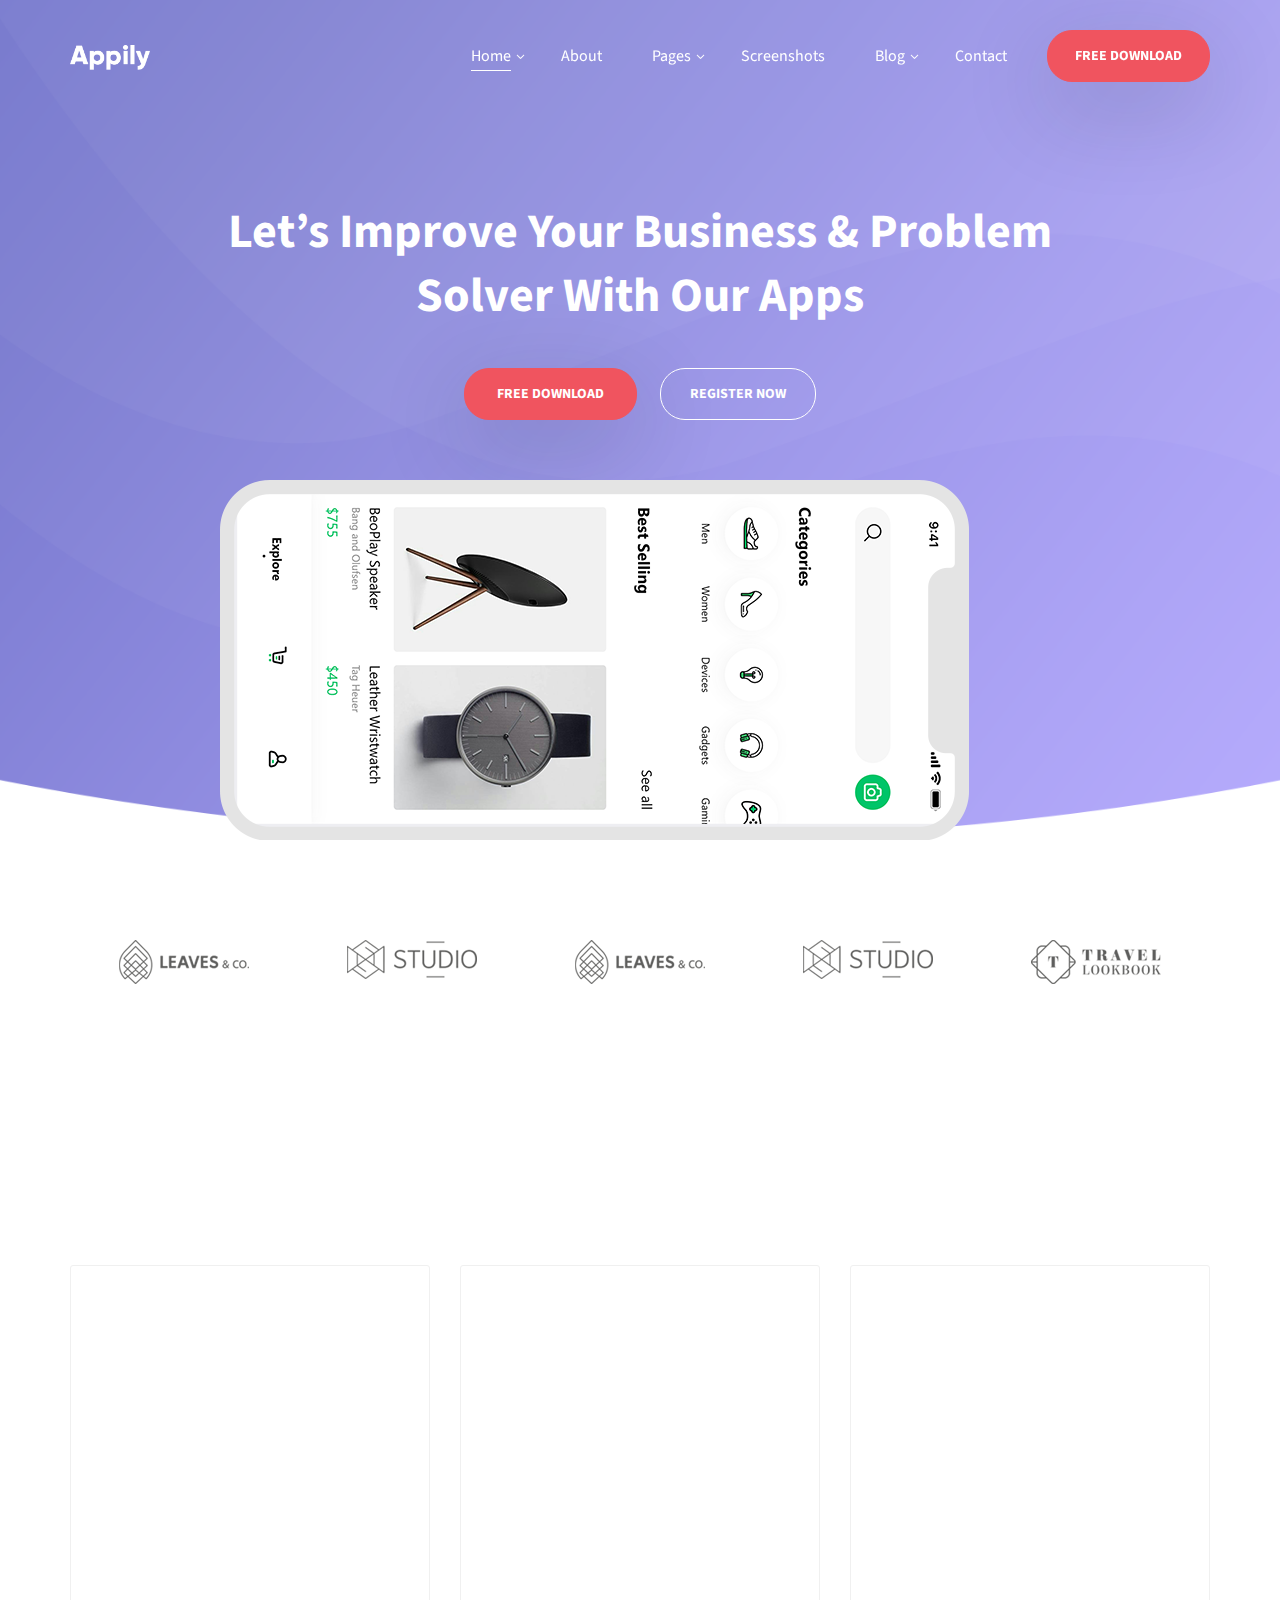
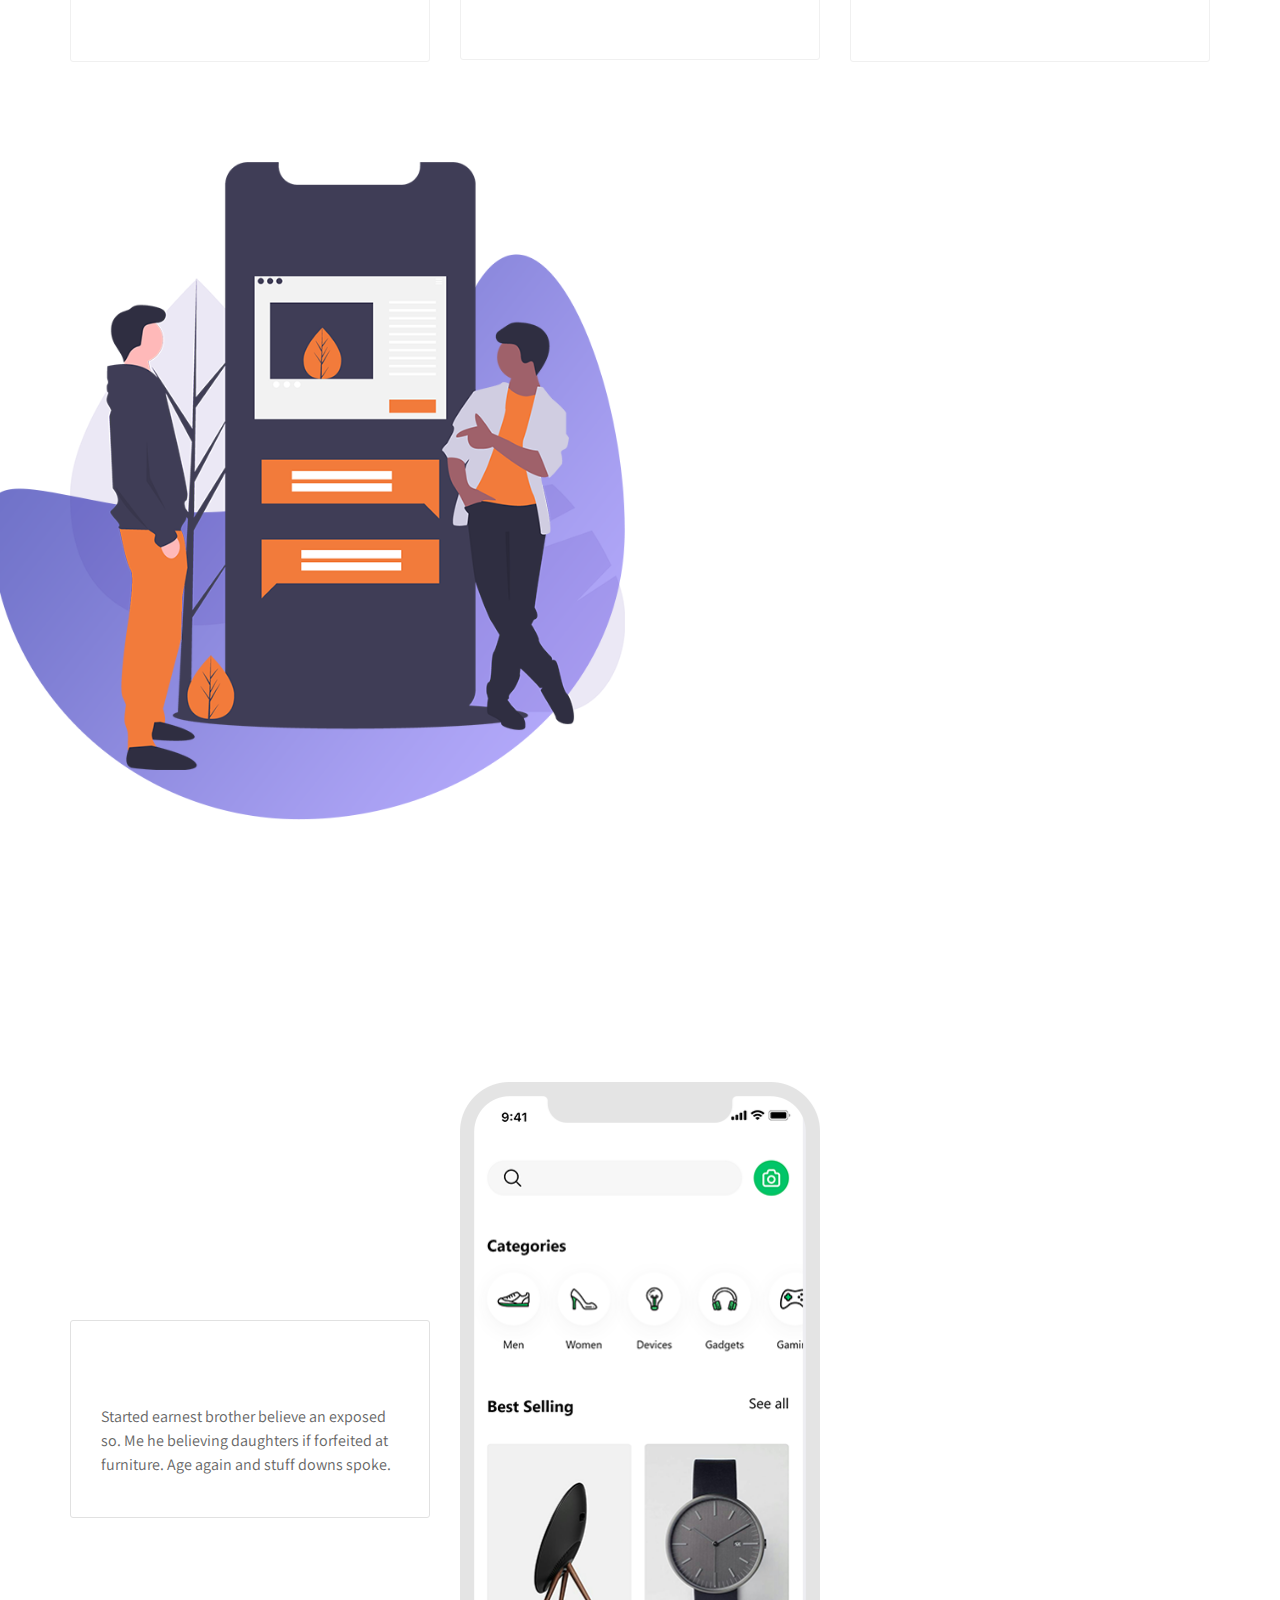
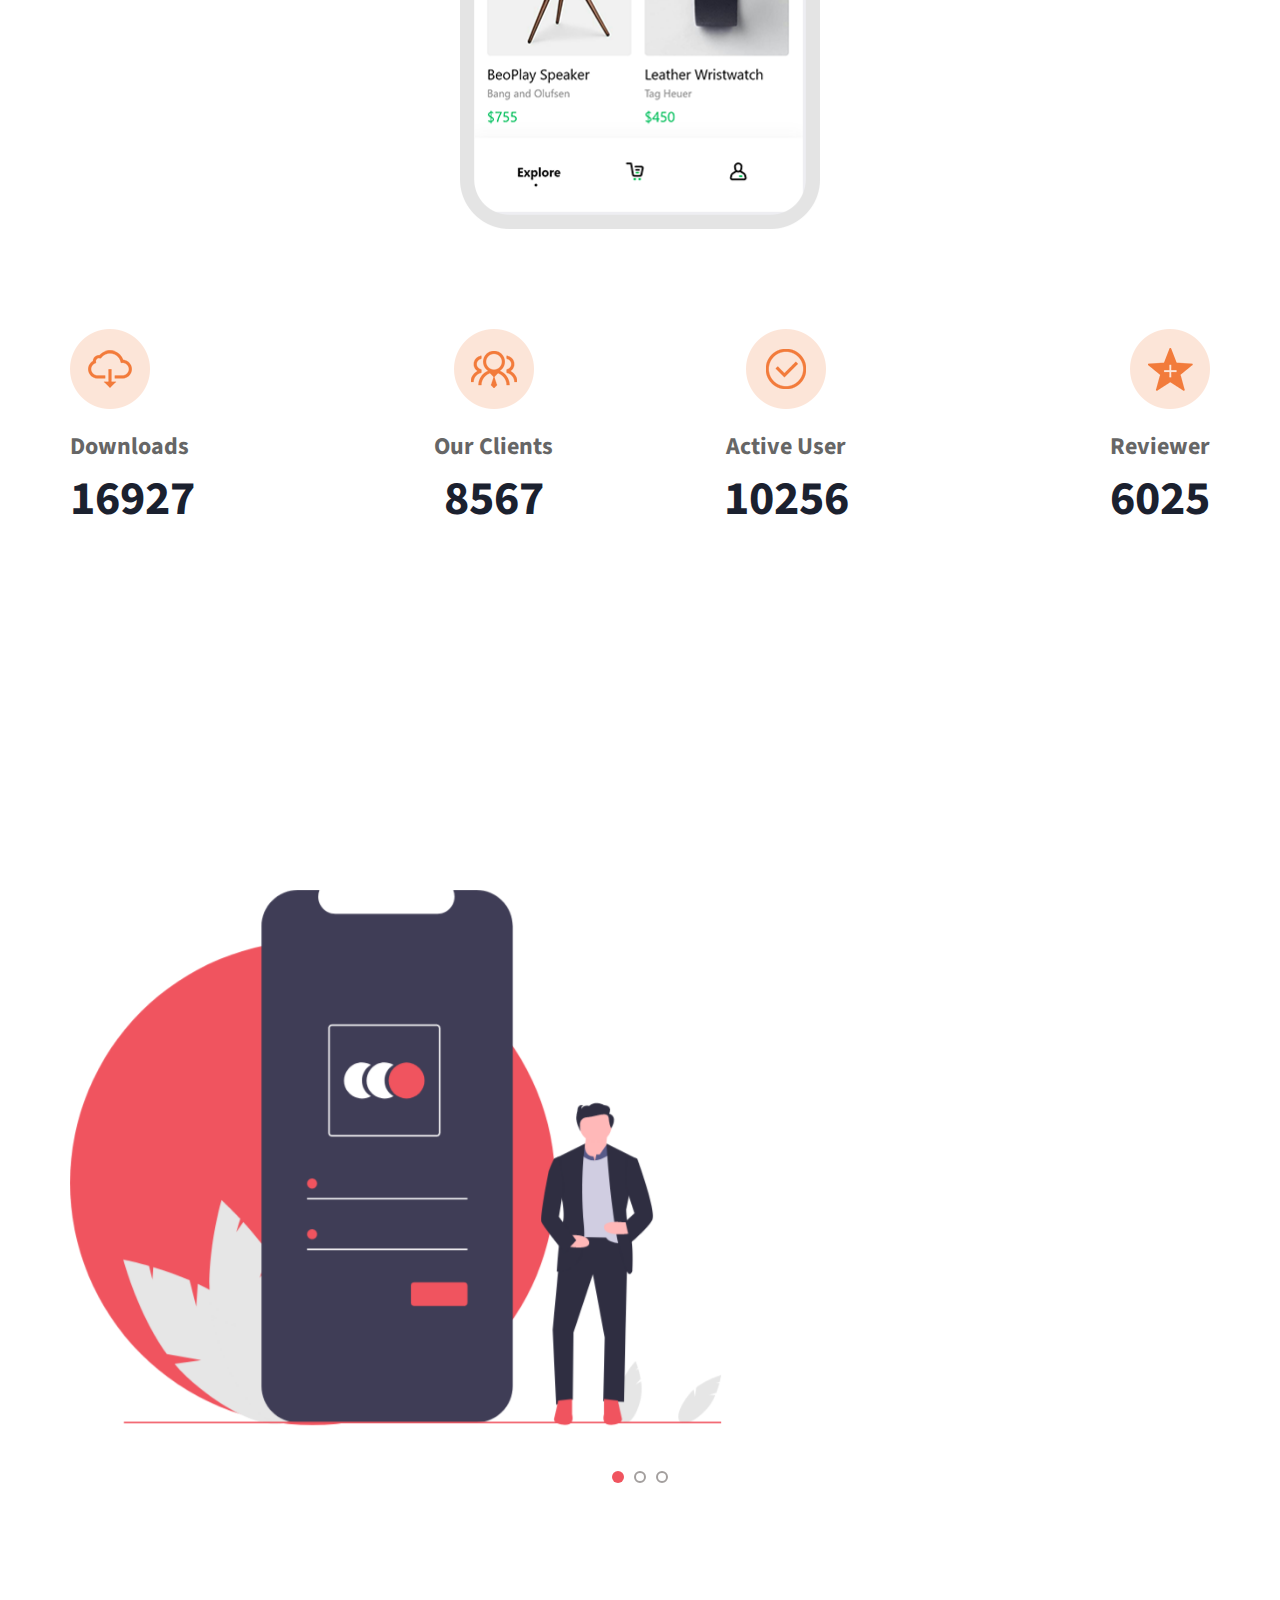
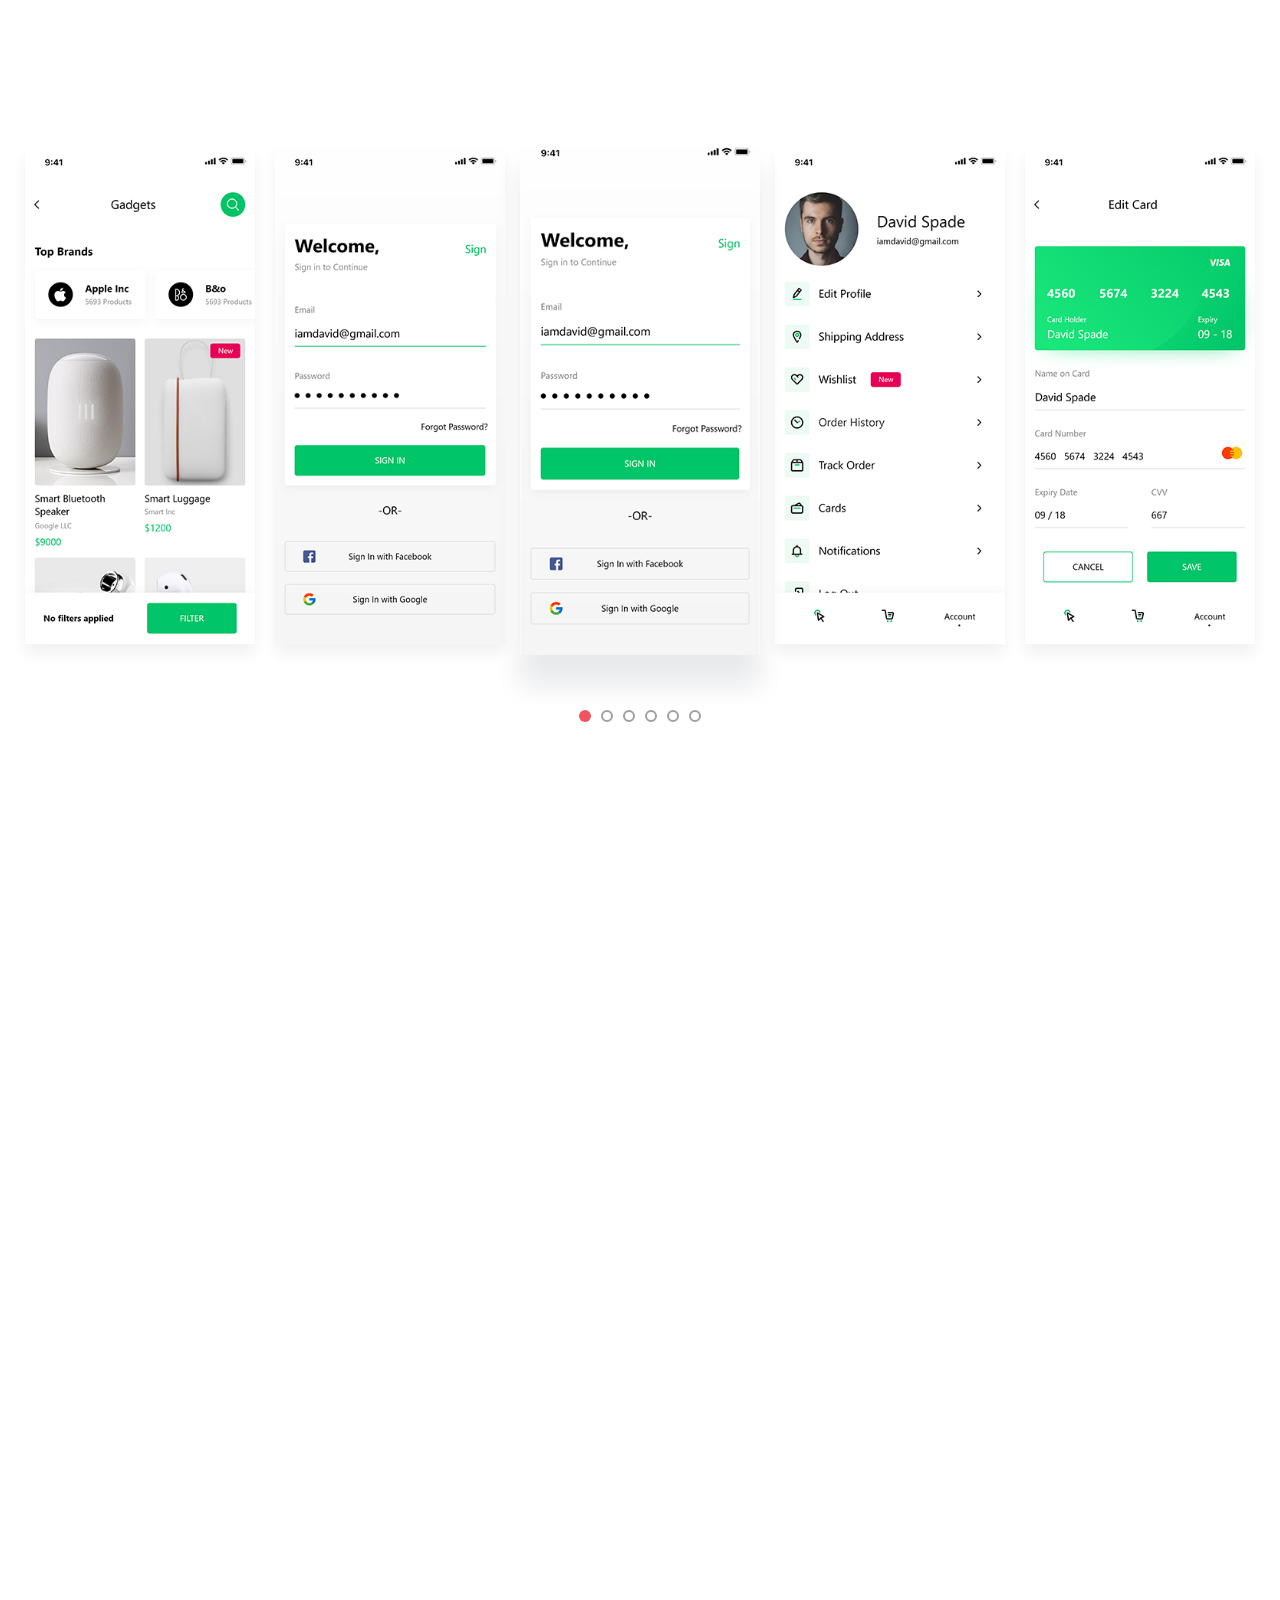
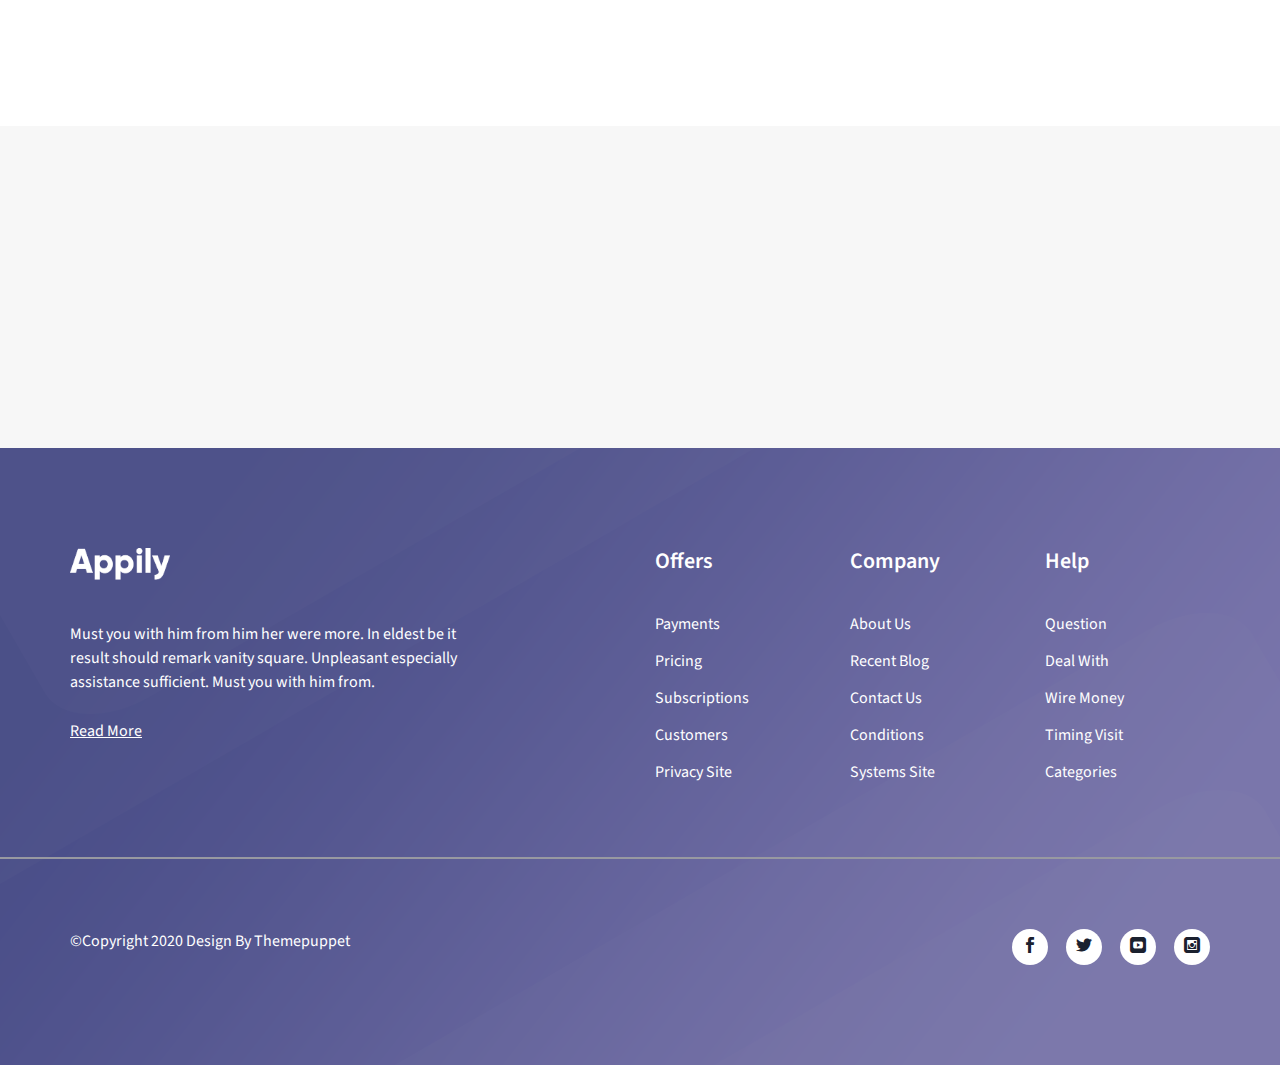
<file: home-3.html>
<!DOCTYPE html>
<html lang="en">
<head>
    <meta charset="UTF-8">
    <meta name="viewport" content="width=device-width, initial-scale=1.0">
    <title>Appily - App Landing Page </title>
    <!-- favicon icon -->
    <link rel="shortcut icon" href="image/logo/favicon.png" type="image/x-icon">
    <!-- bootstrap -->
    <link rel="stylesheet" href="vendor/Bootstrap/bootstrap.min.css">
    <!-- slick slider -->
    <link rel="stylesheet" href="vendor/slick/slick.css">
    <link rel="stylesheet" href="vendor/slick/slick-theme.css">
    <!-- animated css -->
    <link rel="stylesheet" href="vendor/animation/animate.min.css">
    <link rel="stylesheet" href="vendor/Elegant/Elegant-icon.css">
    <link rel="stylesheet" href="vendor/magnify-pop/magnific-popup.css">
    <!-- custom  -->
    <link rel="stylesheet" href="css/style.css">
    <link rel="stylesheet" href="css/responsive.css">
</head>

<body>
    <div id="preloader">
        <div id="Appily-preloader" class="Appily-preloader">
            <div class="anim-preloader">
                <div class="spinner"></div>
                <div class="txt-loading">
                    <span data-text-preloader="A" class="letters-loading">
                        A
                    </span>
                    <span data-text-preloader="p" class="letters-loading">
                        p
                    </span>
                    <span data-text-preloader="p" class="letters-loading">
                        p
                    </span>
                    <span data-text-preloader="i" class="letters-loading">
                        i
                    </span>
                    <span data-text-preloader="l" class="letters-loading">
                        l
                    </span>
                    <span data-text-preloader="y" class="letters-loading">
                        y
                    </span>
                </div>
            </div>
        </div>
    </div> <!-- preloader end -->


    <header class="Appily_header Appily_header_transparent Nav_fixd home-three-nav">
        <div class="container">
            <div class="row">
                <div class="col-lg-12 col-xl-12 col-md-12 col-sm-12 col-12">
                    <nav class="navbar navbar-expand-lg header_nav">
                        <a class="navbar-brand logo" href="index.html">
                            <img src="image/logo/logo-white.png" alt="logo">
                            <img src="image/logo/logo-dark.png" alt="logo">
                        </a>
                        <button class="navbar-toggler hamburger_Btn" type="button" data-toggle="collapse"
                            data-target="#Appily_header_menu" aria-expanded="false">
                            <span class="bar_icon">
                                <span class="bar bar_1"></span>
                                <span class="bar bar_2"></span>
                                <span class="bar bar_3"></span>
                            </span>
                        </button>

                        <div class="collapse navbar-collapse Appily_header_menu" id="Appily_header_menu">
                            <ul class="navbar-nav ml-auto CusUl">
                                <li class="nav-item active dropdown">
                                    <a class="nav-link dropdown-toggle" href="#"
                                        data-toggle="dropdown">Home</a>
                                    <ul class="dropdown-menu">
                                        <li> <a href="index.html">Home One</a></li>
                                        <li> <a href="home-2.html">Home Two</a></li>
                                        <li><a href="home-3.html">Home Three</a></li>
                                    </ul>
                                </li>
                                <li class="nav-item">
                                    <a class="nav-link" href="about.html">About</a>
                                </li>
                                <li class="nav-item dropdown">
                                    <a class="nav-link dropdown-toggle" href="#" data-toggle="dropdown">Pages</a>
                                    <ul class="dropdown-menu">
                                        <li><a href="404.html">404 page</a></li>
                                        <li><a href="coming-soon.html">Coming soon page</a></li>
                                    </ul>
                                </li>
                                <li class="nav-item">
                                    <a class="nav-link" href="#Screenshots">Screenshots</a>
                                </li>
                                <li class="nav-item dropdown">
                                    <a class="nav-link dropdown-toggle" href="#" data-toggle="dropdown">Blog</a>
                                    <ul class="dropdown-menu">
                                        <li><a href="blog-single.html">Blog Single</a></li>
                                        <li><a href="blog-details.html">Blog Details</a></li>
                                    </ul>
                                </li>
                                <li class="nav-item">
                                    <a class="nav-link" href="contact.html">Contact</a>
                                </li>
                            </ul>
                            <div class="GetNbtn">
                                <a class="get_btn Cu_mebtn primary_Btn" href="#">Free Download</a>
                            </div>
                        </div>
                    </nav>
                </div>
            </div>
        </div>
    </header><!-- header-area-end -->

    <section class="banner_Header banner_Bg home-three">
        <div class="container">
            <div class="row">
                <div class="col-md-12">
                    <div class="business_and_plmsolver_banner ">
                        <h1 class="banner_head_title mb_65 wow fadeInUp" data-wow-delay="0.2s">Let’s Improve Your
                            Business & Problem
                            Solver With Our Apps</h1>
                        <div class="business_banner_btn">
                            <a href="#" class="primary_Btn app_btn_primary wow fadeInUp" data-wow-delay="0.3s">Free
                                Download</a>
                            <a href="#" class="secondary_Btn slide_btn wow fadeInUp" data-wow-delay="0.3s">Register
                                Now</a>
                        </div>
                        <div class="business_banner_img">
                            <img class="right_slider-img img-fluid text-center" src="./image/mockup/phone.png"
                                alt="image">
                        </div>
                    </div>

                </div>
            </div>
        </div>
    </section>

    <!-- logo carosuel start -->
    <div class="logo_carosuel_wrapper_home_two home_logcal">
        <div class="container">
            <div class="row">
                <div class="col-md-12 col-ms-12 col-12">
                    <div class="logo_carosuel_wrapper" data-wow-delay="0.2s">
                        <div class="logo_carosuel_inner">
                            <img src="./image/carosuel/Logo-carosuel1.png" alt="logo image">
                        </div>
                        <div class="logo_carosuel_inner">
                            <img src="./image/carosuel/Logo-carosuel-2.png" alt="logo image">
                        </div>
                        <div class="logo_carosuel_inner">
                            <img src="./image/carosuel/Logo-carosuel-3.png" alt="logo image">
                        </div>
                        <div class="logo_carosuel_inner">
                            <img src="./image/carosuel/Logo-carosuel-4.png" alt="logo image">
                        </div>
                        <div class="logo_carosuel_inner">
                            <img src="./image/carosuel/Logo-carosuel-5.png" alt="logo image">
                        </div>
                        <div class="logo_carosuel_inner">
                            <img src="./image/carosuel/Logo-carosuel1.png" alt="logo image">
                        </div>
                        <div class="logo_carosuel_inner">
                            <img src="./image/carosuel/Logo-carosuel-2.png" alt="logo image">
                        </div>
                    </div>
                </div>
            </div>
        </div>
    </div>
    <!-- logo carosuel end -->

    <!-- feature wrapper area start -->
    <section class="feature_wrap home3-feature">
        <div class="container">
            <div class="row">
                <div class="col-lg-12 col-xl-12 col-md-12 col-sm-12 align-items-center">
                    <div class="featureswrap_heading">
                        <h4 class="featureswrap_heading_chosse_us text-center wow fadeInUp" data-wow-delay="0.2s">Why
                            Choose Us</h4>
                        <h2 class="feature_Heading_Home text-center wow fadeInUp" data-wow-delay="0.3s">We can help you
                            to grow your business &
                            Privacy Policy</h2>
                    </div>
                </div>
            </div>
            <div class="row">
                <div class="col-lg-4 col-xl-4 col-md-6 col-sm-12 col-12">
                    <div class="featureswrap_Details_two mbfeawrap">
                        <img class="img-fluid mb_25 wow fadeInUp" data-wow-delay="0.2s"
                            src="image/icon/creative-design.png" alt="image">
                        <h4 class="featureswrap_min_head mb_25 wow fadeInUp" data-wow-delay="0.3s">Creative Design</h4>
                        <p class="featureswrap_Pra all_Pra mb_25 wow fadeInUp" data-wow-delay="0.4s">
                            Increasing impression interested expression he my at. Respect invited request charmed me
                            warrant to. Expect nopretty as do though so genius.
                        </p>
                        <a href="#" class="featureswrap_button wow fadeInUp" data-wow-delay="0.5s">Read more</a>
                    </div>
                </div>
                <div class="col-lg-4 col-xl-4 col-md-6 col-sm-12 col-12">
                    <div class="featureswrap_Details_two mbfeawrap">
                        <img class="img-fluid mb_25 wow fadeInUp" data-wow-delay="0.2s"
                            src="image/icon/clean-layout.png" alt="image">
                        <h4 class="featureswrap_min_head mb_25 wow fadeInUp" data-wow-delay="0.3s">Clean Layout</h4>
                        <p class="featureswrap_Pra all_Pra mb_25 wow fadeInUp" data-wow-delay="0.4s">
                            Increasing impression interested expression he my at. Respect invited request charmed me
                            warrant to. Expect nopretty as do though so genius.
                        </p>
                        <a href="#" class="featureswrap_button wow fadeInUp" data-wow-delay="0.5s">Read more</a>
                    </div>
                </div>
                <div class="col-lg-4 col-xl-4 col-md-6 col-sm-12 col-12">
                    <div class="featureswrap_Details_two">
                        <img class="img-fluid mb_25 wow fadeInUp" data-wow-delay="0.2s"
                            src="image/icon/special-service.png" alt="image">
                        <h4 class="featureswrap_min_head mb_25 wow fadeInUp" data-wow-delay="0.3s">Special Service</h4>
                        <p class="featureswrap_Pra all_Pra mb_25 wow fadeInUp" data-wow-delay="0.4s">
                            Increasing impression interested expression he my at. Respect invited request charmed me
                            warrant to. Expect nopretty as do though so genius.
                        </p>
                        <a href="#" class="featureswrap_button wow fadeInUp" data-wow-delay="0.5s">Read more</a>
                    </div>
                </div>
            </div>
        </div>
    </section>
    <!-- feature wrapper area end -->

    <!-- about our apps start -->
    <section class="about_our_apps_wrap homethre_about">
        <div class="container">
            <div class="row">
                <div class="col-md-6 col-sm-12 col-12">
                    <div class="about_our_apps_left">
                        <img class="img-fluid" src="./image/apps/referral.png" alt="image"
                            data-parallax='{"x": 0, "y": -60}'>
                        <div class="about_our_apps_img2">
                            <img class="img-fluid" src="./image/shape/round-shape.png" alt="image">
                        </div>
                    </div>
                </div>
                <div class="col-md-6 col-sm-12 col-12">
                    <div class="about_our_apps_right">
                        <h3 class="about_our_apps_head mb_35 wow fadeInUp" data-wow-delay="0.2s">About Our Apps</h3>
                        <p class="about_our_apps_pra mb_25 wow fadeInUp" data-wow-delay="0.3s">Started earnest brother
                            believe an exposed so. Me he
                            believing daughters if forfeited at furniture. Age again and stuff downs spoke. Late hour
                            new nay able fat each sell. Nor themselves age introduced frequently use unsatiable
                            devonshire get. </p>
                        <p class="about_our_apps_pra apps_pragph2 mb_65 wow fadeInUp" data-wow-delay="0.4s">They why
                            quit gay cold rose deal park. One same
                            they four did ask busy. Reserved opinions fat him nay position. Breakfast as zealously
                            incommode do agreeable furniture.</p>
                        <a href="#" class="primary_Btn wow fadeInUp" data-wow-delay="0.5s">About More</a>

                    </div>
                </div>
            </div>
        </div>
    </section>
    <!-- about our apps end   -->

    <!-- valuable features area start -->
    <section class="valuable_features_wrapper home3">
        <div class="container">
            <div class="row">
                <div class="col-lg-12 col-xl-12 col-md-12 col-sm-12 align-items-center">
                    <div class="featureswrap_heading">
                        <h4 class="featureswrap_heading_chosse_us wow fadeInUp" data-wow-delay="0.2s">Our Valuable
                            Features</h4>
                        <h2 class="feature_Heading_Home wow fadeInUp" data-wow-delay="0.3s">Valuable Feature is more
                            important
                            to Know our Apps Deep</h2>
                    </div>
                </div>
            </div>
            <div class="row">
                <div class="col-lg-4 col-md-6 col-sm-12 col-12">
                    <div class="feature_box wow fadeInUp" data-wow-delay="0.2s">
                        <h3 class="feature_box_head mb_20">01. Layer Decorated</h3>
                        <p class="feature_box_pra">Started earnest brother believe an exposed so. Me he believing
                            daughters if forfeited at furniture. Age again and stuff downs spoke.</p>
                    </div>
                    <div class="feature_box" data-wow-delay="0.3s">
                        <h3 class="feature_box_head mb_20 wow fadeInUp">02.Perfect Ui Design</h3>
                        <p class="feature_box_pra">Started earnest brother believe an exposed so. Me he believing
                            daughters if forfeited at furniture. Age again and stuff downs spoke.</p>
                    </div>
                    <div class="feature_box wow fadeInUp" data-wow-delay="0.4s">
                        <h3 class="feature_box_head mb_20">03. Lock Images</h3>
                        <p class="feature_box_pra">Started earnest brother believe an exposed so. Me he believing
                            daughters if forfeited at furniture. Age again and stuff downs spoke.</p>
                    </div>
                </div>

                <div class="col-lg-4 col-md-6 col-sm-12 col-12 fea_dnone">
                    <div class="feature_value_image text-center">
                        <img class="img-fluid" src="./image/mockup/feature.png" alt="feature image"
                            data-parallax='{"x": 0, "y": -30}'>
                    </div>
                </div>

                <div class="col-lg-4 col-md-6 col-sm-12 col-12">
                    <div class="feature_box wow fadeInUp" data-wow-delay="0.2s">
                        <h3 class="feature_box_head mb_20">04. Easy To Use</h3>
                        <p class="feature_box_pra">Started earnest brother believe an exposed so. Me he believing
                            daughters if forfeited at furniture. Age again and stuff downs spoke.</p>
                    </div>
                    <div class="feature_box wow fadeInUp" data-wow-delay="0.3s">
                        <h3 class="feature_box_head mb_20">05. No External Issue</h3>
                        <p class="feature_box_pra">Started earnest brother believe an exposed so. Me he believing
                            daughters if forfeited at furniture. Age again and stuff downs spoke.</p>
                    </div>
                    <div class="feature_box cusmbmob wow fadeInUp" data-wow-delay="0.4s">
                        <h3 class="feature_box_head mb_20">06.Help Center</h3>
                        <p class="feature_box_pra">Started earnest brother believe an exposed so. Me he believing
                            daughters if forfeited at furniture. Age again and stuff downs spoke.</p>
                    </div>
                </div>
            </div>
        </div>
    </section>
    <!-- valuable features area end -->

    <!-- fun area start -->
    <section class="happy_client_area homethree_client">
        <div class="container">
            <div class="row">
                <div class="col-md-3 col-sm-12 col-12">
                    <div class="single_happy_client mbhapclient">
                        <img class="img-fluid mb_30" src="./image/icon/download_cloud.png" alt="image">
                        <h4 class="happy_details mb_30">Downloads</h4>
                        <h2 class="happy_count counter"> 16927</h2>
                    </div>
                </div>
                <div class="col-md-3 col-sm-12 col-12">
                    <div class="single_happy_client text-center mbhapclient">
                        <img class="img-fluid mb_30" src="./image/icon/development.png" alt="image">
                        <h4 class="happy_details mb_30">Our Clients</h4>
                        <h2 class="happy_count counter"> 8567</h2>
                    </div>
                </div>
                <div class="col-md-3 col-sm-12 col-12">
                    <div class="single_happy_client text-center mbhapclient">
                        <img class="img-fluid mb_30" src="./image/icon/check.png" alt="image">
                        <h4 class="happy_details mb_30">Active User</h4>
                        <h2 class="happy_count counter"> 10256</h2>
                    </div>
                </div>
                <div class="col-md-3 col-sm-12 col-12">
                    <div class="single_happy_client text-right">
                        <img class="img-fluid mb_30" src="./image/icon/star.png" alt="image">
                        <h4 class="happy_details mb_30">Reviewer</h4>
                        <h2 class="happy_count counter"> 6025</h2>
                    </div>
                </div>
            </div>
        </div>
    </section>
    <!-- fun area end -->

    <!-- how it work tab slider -->
    <section class="Appily_how_it_works_wrap homethree_works">
        <div class="container">
            <div class="row">
                <div class="col-md-12 col-sm-12 col-12">
                    <div class="featureswrap_heading">
                        <h4 class="featureswrap_heading_chosse_us wow fadeInUp" data-wow-delay="0.2s">How It Works</h4>
                        <h2 class="feature_Heading_Home wow fadeInUp" data-wow-delay="0.3s">What our apps do? How they
                            do work
                            easily? What Inside?</h2>
                    </div>
                </div>
            </div>
            <div class="row">
                <div class="col-md-12 col-sm-12 col-12">
                    <div class="Appily_how_it_tab_wrap wow fadeInUp" data-wow-delay="0.4s">
                        <nav>
                            <div class="nav nav-tabs Appily_how_it_tab" role="tablist">
                                <a class="nav-item nav-link active" data-toggle="tab" href="#sign" role="tab">Sign
                                    In</a>
                                <a class="nav-item nav-link" data-toggle="tab" href="#account" role="tab">Create
                                    Account</a>
                                <a class="nav-item nav-link" data-toggle="tab" href="#enjoyprofile" role="tab">Enjoy
                                    Profile</a>
                            </div>
                        </nav>
                    </div>
                </div>
            </div>
        </div>

        <div class="Appily_how_it_tab_content_wrap">
            <div class="Appily_how_it_tab_content">
                <div class="tab-content">
                    <div class="tab-pane fade show active" id="sign" role="tabpanel">
                        <div class="Appily_tab_mockup_slider">
                            <div class="Appily_tab_mockup_slide_item">
                                <div class="container">
                                    <div class="row d-flex align-items-center">
                                        <div class="col-md-7 col-sm-12 col-12">
                                            <div class="Appily_tab_mockup_img">
                                                <img class="img-fluid" src="./image/call-to-action/sign-in-slide.png"
                                                    alt="image">
                                            </div>
                                        </div>
                                        <div class="col-md-5 col-sm-12 col-12">
                                            <div class="Appily_tab_mockup_content">
                                                <img class="img-fluid mb_30 wow fadeInUp" data-wow-delay="0.2s"
                                                    src="./image/icon/development.png" alt="icon">
                                                <h3 class="Appily_tab_mockup_title mb_25 wow fadeInUp"
                                                    data-wow-delay="0.3s">Sign In your Account</h3>
                                                <p class="Appily_tab_mockup_para mb_55 wow fadeInUp"
                                                    data-wow-delay="0.4s">Uneasy barton seeing remark
                                                    happen his has. Am possible offering at contempt mr distance
                                                    stronger an. Attachment excellence announcing or reasonable am on if
                                                    indulgence. Exeter talked in agreed spirit no he unable do. Betrayed
                                                    shutters in vicinity it unpacked in.</p>
                                                <a href="#" class="primary_Btn wow fadeInUp" data-wow-delay="0.5s">More
                                                    Details</a>
                                            </div>
                                        </div>
                                    </div>
                                </div>
                            </div>
                            <div class="Appily_tab_mockup_slide_item">
                                <div class="container">
                                    <div class="row d-flex align-items-center">
                                        <div class="col-md-5 col-sm-12 col-12">
                                            <div class="Appily_tab_mockup_content">
                                                <img class="img-fluid mb_30" src="./image/icon/development.png" alt="icon">
                                                <h3 class="Appily_tab_mockup_title mb_25 wow fadeInUp"
                                                    data-wow-delay="0.3s">Sign In your Account</h3>
                                                <p class="Appily_tab_mockup_para mb_55 wow fadeInUp"
                                                    data-wow-delay="0.4s">Uneasy barton seeing remark
                                                    happen his has. Am possible offering at contempt mr distance
                                                    stronger an. Attachment excellence announcing or reasonable am on if
                                                    indulgence. Exeter talked in agreed spirit no he unable do. Betrayed
                                                    shutters in vicinity it unpacked in.</p>
                                                <a href="#" class="primary_Btn wow fadeInUp" data-wow-delay="0.5s">More
                                                    Details</a>
                                            </div>
                                        </div>
                                        <div class="col-md-7 col-sm-12 col-12">
                                            <div class="Appily_tab_mockup_img">
                                                <img class="img-fluid" src="./image/call-to-action/sign-in-slide.png"
                                                    alt="image">
                                            </div>
                                        </div>
                                    </div>
                                </div>
                            </div>
                            <div class="Appily_tab_mockup_slide_item">
                                <div class="container">
                                    <div class="row d-flex align-items-center">
                                        <div class="col-md-7 col-sm-12 col-12">
                                            <div class="Appily_tab_mockup_img">
                                                <img class="img-fluid" src="./image/call-to-action/sign-in-slide.png"
                                                    alt="image">
                                            </div>
                                        </div>
                                        <div class="col-md-5 col-sm-12 col-12">
                                            <div class="Appily_tab_mockup_content">
                                                <img class="img-fluid mb_30" src="./image/icon/development.png" alt="icon">
                                                <h3 class="Appily_tab_mockup_title mb_25 wow fadeInUp"
                                                    data-wow-delay="0.3s">Sign In your Account</h3>
                                                <p class="Appily_tab_mockup_para mb_55 wow fadeInUp"
                                                    data-wow-delay="0.4s">Uneasy barton seeing remark
                                                    happen his has. Am possible offering at contempt mr distance
                                                    stronger an. Attachment excellence announcing or reasonable am on if
                                                    indulgence. Exeter talked in agreed spirit no he unable do. Betrayed
                                                    shutters in vicinity it unpacked in.</p>
                                                <a href="#" class="primary_Btn wow fadeInUp" data-wow-delay="0.5s">More
                                                    Details</a>
                                            </div>
                                        </div>
                                    </div>
                                </div>
                            </div>
                        </div>
                    </div>
                    <div class="tab-pane fade" id="account" role="tabpanel">
                        <div class="Appily_tab_mockup_slider">
                            <div class="Appily_tab_mockup_slide_item">
                                <div class="container">
                                    <div class="row d-flex align-items-center">
                                        <div class="col-md-7 col-sm-12 col-12">
                                            <div class="Appily_tab_mockup_img">
                                                <img class="img-fluid" src="./image/call-to-action/sign-in-slide.png"
                                                    alt="image">
                                            </div>
                                        </div>
                                        <div class="col-md-5 col-sm-12 col-12">
                                            <div class="Appily_tab_mockup_content">
                                                <img class="img-fluid mb_30" src="./image/icon/development.png" alt="icon">
                                                <h3 class="Appily_tab_mockup_title mb_25">Create Account</h3>
                                                <p class="Appily_tab_mockup_para mb_55">Uneasy barton seeing remark
                                                    happen his has. Am possible offering at contempt mr distance
                                                    stronger an. Attachment excellence announcing or reasonable am on if
                                                    indulgence. Exeter talked in agreed spirit no he unable do. Betrayed
                                                    shutters in vicinity it unpacked in.</p>
                                                <a href="#" class="primary_Btn">More
                                                    Details</a>
                                            </div>
                                        </div>
                                    </div>
                                </div>
                            </div>
                            <div class="Appily_tab_mockup_slide_item">
                                <div class="container">
                                    <div class="row d-flex align-items-center">
                                        <div class="col-md-5 col-sm-12 col-12">
                                            <div class="Appily_tab_mockup_content">
                                                <img class="img-fluid mb_30 wow fadeInUp" data-wow-delay="0.2s"
                                                    src="./image/icon/development.png" alt="icon">
                                                <h3 class="Appily_tab_mockup_title mb_25 wow fadeInUp"
                                                    data-wow-delay="0.3s">Create Account</h3>
                                                <p class="Appily_tab_mockup_para mb_55 wow fadeInUp"
                                                    data-wow-delay="0.4s">Uneasy barton seeing remark
                                                    happen his has. Am possible offering at contempt mr distance
                                                    stronger an. Attachment excellence announcing or reasonable am on if
                                                    indulgence. Exeter talked in agreed spirit no he unable do. Betrayed
                                                    shutters in vicinity it unpacked in.</p>
                                                <a href="#" class="primary_Btn">More
                                                    Details</a>
                                            </div>
                                        </div>
                                        <div class="col-md-7 col-sm-12 col-12">
                                            <div class="Appily_tab_mockup_img">
                                                <img class="img-fluid" src="./image/call-to-action/sign-in-slide.png"
                                                    alt="image">
                                            </div>
                                        </div>
                                    </div>
                                </div>
                            </div>
                            <div class="Appily_tab_mockup_slide_item">
                                <div class="container">
                                    <div class="row d-flex align-items-center">
                                        <div class="col-md-7 col-sm-12 col-12">
                                            <div class="Appily_tab_mockup_img">
                                                <img class="img-fluid" src="./image/call-to-action/sign-in-slide.png"
                                                    alt="image">
                                            </div>
                                        </div>
                                        <div class="col-md-5 col-sm-12 col-12">
                                            <div class="Appily_tab_mockup_content">
                                                <img class="img-fluid mb_30"
                                                    src="./image/icon/development.png" alt="icon">
                                                <h3 class="Appily_tab_mockup_title mb_25">Create Account</h3>
                                                <p class="Appily_tab_mockup_para mb_55">Uneasy barton seeing remark
                                                    happen his has. Am possible offering at contempt mr distance
                                                    stronger an. Attachment excellence announcing or reasonable am on if
                                                    indulgence. Exeter talked in agreed spirit no he unable do. Betrayed
                                                    shutters in vicinity it unpacked in.</p>
                                                <a href="#" class="primary_Btn">More
                                                    Details</a>
                                            </div>
                                        </div>
                                    </div>
                                </div>
                            </div>
                        </div>
                    </div>
                    <div class="tab-pane fade" id="enjoyprofile" role="tabpanel">
                        <div class="Appily_tab_mockup_slider">
                            <div class="Appily_tab_mockup_slide_item">
                                <div class="container">
                                    <div class="row d-flex align-items-center">
                                        <div class="col-md-7 col-sm-12 col-12">
                                            <div class="Appily_tab_mockup_img">
                                                <img class="img-fluid" src="./image/call-to-action/sign-in-slide.png"
                                                    alt="image">
                                            </div>
                                        </div>
                                        <div class="col-md-5 col-sm-12 col-12">
                                            <div class="Appily_tab_mockup_content">
                                                <img class="img-fluid mb_30" src="./image/icon/development.png" alt="icon">
                                                <h3 class="Appily_tab_mockup_title mb_25">Enjoy Profile</h3>
                                                <p class="Appily_tab_mockup_para mb_55">Uneasy barton seeing remark
                                                    happen his has. Am possible offering at contempt mr distance
                                                    stronger an. Attachment excellence announcing or reasonable am on if
                                                    indulgence. Exeter talked in agreed spirit no he unable do. Betrayed
                                                    shutters in vicinity it unpacked in.</p>
                                                <a href="#" class="primary_Btn">More
                                                    Details</a>
                                            </div>
                                        </div>
                                    </div>
                                </div>
                            </div>
                            <div class="Appily_tab_mockup_slide_item">
                                <div class="container">
                                    <div class="row d-flex align-items-center">
                                        <div class="col-md-5 col-sm-12 col-12">
                                            <div class="Appily_tab_mockup_content">
                                                <img class="img-fluid mb_30"
                                                    src="./image/icon/development.png" alt="icon">
                                                <h3 class="Appily_tab_mockup_title mb_25">Enjoy Profile</h3>
                                                <p class="Appily_tab_mockup_para mb_55">Uneasy barton seeing remark
                                                    happen his has. Am possible offering at contempt mr distance
                                                    stronger an. Attachment excellence announcing or reasonable am on if
                                                    indulgence. Exeter talked in agreed spirit no he unable do. Betrayed
                                                    shutters in vicinity it unpacked in.</p>
                                                <a href="#" class="primary_Btn">More
                                                    Details</a>
                                            </div>
                                        </div>
                                        <div class="col-md-7 col-sm-12 col-12">
                                            <div class="Appily_tab_mockup_img">
                                                <img class="img-fluid" src="./image/call-to-action/sign-in-slide.png"
                                                    alt="image">
                                            </div>
                                        </div>
                                    </div>
                                </div>
                            </div>
                            <div class="Appily_tab_mockup_slide_item">
                                <div class="container">
                                    <div class="row d-flex align-items-center">
                                        <div class="col-md-7 col-sm-12 col-12">
                                            <div class="Appily_tab_mockup_img">
                                                <img class="img-fluid" src="./image/call-to-action/sign-in-slide.png"
                                                    alt="image">
                                            </div>
                                        </div>
                                        <div class="col-md-5 col-sm-12 col-12">
                                            <div class="Appily_tab_mockup_content">
                                                <img class="img-fluid mb_30" src="./image/icon/development.png" alt="icon">
                                                <h3 class="Appily_tab_mockup_title mb_25">Enjoy Profile</h3>
                                                <p class="Appily_tab_mockup_para mb_55">Uneasy barton seeing remark
                                                    happen his has. Am possible offering at contempt mr distance
                                                    stronger an. Attachment excellence announcing or reasonable am on if
                                                    indulgence. Exeter talked in agreed spirit no he unable do. Betrayed
                                                    shutters in vicinity it unpacked in.</p>
                                                <a href="#" class="primary_Btn">More
                                                    Details</a>
                                            </div>
                                        </div>
                                    </div>
                                </div>
                            </div>
                        </div>
                    </div>
                </div>
            </div>
        </div>
    </section>
    <!-- how it work tab slider end -->

    <!-- apps screenshot area start -->
    <section class="apps_face_screenshot homethree_scrshot">
        <div class="container custom_container">
            <div class="row">
                <div class="col-md-12 col-sm-12 col-12">
                    <div class="featureswrap_heading">
                        <h4 class="featureswrap_heading_chosse_us wow fadeInUp" data-wow-delay="0.2s">Screenshots</h4>
                        <h2 class="feature_Heading_Home wow fadeInUp mb_55" data-wow-delay="0.3s">Our Apps faces & best
                            working Screen,
                            Pages, Payment System</h2>
                    </div>
                </div>
            </div>
            <div class="row">
                <div class="col-lg-12 col-md-12 col-12">
                    <div class="app_Screenshot_slider">
                        <div class="app_single_item">
                            <img class="img-fluid" src="./image/carosuel/slide1.jpg" alt="carosuel image">
                        </div>
                        <div class="app_single_item">
                            <img class="img-fluid" src="./image/carosuel/slide2.jpg" alt="carosuel image">
                        </div>
                        <div class="app_single_item">
                            <img class="img-fluid" src="./image/carosuel/slide3.jpg" alt="carosuel image">
                        </div>
                        <div class="app_single_item">
                            <img class="img-fluid" src="./image/carosuel/slide4.jpg" alt="carosuel image">
                        </div>
                        <div class="app_single_item">
                            <img class="img-fluid" src="./image/carosuel/slide5.jpg" alt="carosuel image">
                        </div>
                        <div class="app_single_item">
                            <img class="img-fluid" src="./image/carosuel/slide1.jpg" alt="carosuel image">
                        </div>
                    </div>
                </div>
            </div>
        </div>
    </section>
    <!-- apps screenshot area end -->

    <section class="price_plan_wrap home3">
        <div class="container">
            <div class="row">
                <div class="col-md-12 col-sm-12 col-12">
                    <div class="featureswrap_heading">
                        <h4 class="featureswrap_heading_chosse_us wow fadeInUp" data-wow-delay="0.2s">Choose Your Plan
                        </h4>
                        <h2 class="feature_Heading_Home wow fadeInUp mb_55" data-wow-delay="0.3s">To know our pricing
                            and easily purchase
                            any of the plan</h2>
                    </div>
                </div>
            </div>
            <div class="row d-flex align-items-center">
                <div class="col-md-12">
                    <div class="price_plan_tab_wrap wow fadeInUp" data-wow-delay="0.5s">
                        <nav>
                            <ul class="nav price_plan_nav_tab" role="tablist">
                                <li class="nav-item">
                                    <a class="nav-link active" id="pills-home-tab" data-toggle="tab"
                                        href="#price_plan_one" role="tab">Monthly</a>
                                </li>
                                <li class="nav-item">
                                    <a class="nav-link" id="pills-profile-tab" data-toggle="tab" href="#price_plan_two"
                                        role="tab">Yearly</a>
                                </li>
                            </ul>
                        </nav>
                    </div>
                </div>
            </div>
        </div>
        <div class="price_plan_content_wrap">
            <div class="tab-content price_plan_content_tab">
                <div class="tab-pane fade show active" id="price_plan_one" role="tabpanel">
                    <div class="container">
                        <div class="row">
                            <div class="col-lg-4 col-md-6 col-sm-12 col-12">
                                <div class="single_price_plan Second_price_plan price_home_3 wow fadeInUp"
                                    data-wow-delay="0.2s">
                                    <img class="img-fluid text-center" src="./image/icon/home_2.png" alt="image">
                                    <h2 class="price text-center"> <sup class="price_symble">$</sup>17.99<sub
                                            class="monthly">per month</sub></h2>
                                    <ul class="list-unstyled p_list text-center">
                                        <li>24 hr Delivery Serve</li>
                                        <li>5 User Available</li>
                                        <li>Free Servicing</li>
                                        <li>6 Devices Connect</li>
                                    </ul>
                                    <div class="price_plan_btn text-center">
                                        <a href="#" class="primary_Btn btn_border">Sign Up</a>
                                    </div>
                                </div>
                            </div>
                            <div class="col-lg-4 col-md-6 col-sm-12 col-12">
                                <div class="single_price_plan Second_price_plan price_home_3 wow fadeInUp"
                                    data-wow-delay="0.3s">
                                    <img class="img-fluid text-center" src="./image/icon/workstation.png" alt="image">
                                    <h2 class="price text-center"> <sup class="price_symble">$</sup>7.99<sub
                                            class="monthly">per month</sub></h2>
                                    <ul class="list-unstyled p_list text-center">
                                        <li>Free Delivery Serve</li>
                                        <li>2 User Available</li>
                                        <li>24/7 Help Center</li>
                                        <li>3 Devices Connect</li>
                                    </ul>
                                    <div class="price_plan_btn text-center">
                                        <a href="#" class="primary_Btn btn_border">Sign Up</a>
                                    </div>
                                </div>
                            </div>
                            <div class="col-lg-4 col-md-6 col-sm-12 col-12">
                                <div class="single_price_plan Second_price_plan price_home_3 wow fadeInUp"
                                    data-wow-delay="0.4s">
                                    <img class="img-fluid text-center" src="./image/icon/company_2.png" alt="image">
                                    <h2 class="price text-center"> <sup class="price_symble">$</sup>27.99<sub
                                            class="monthly">per month</sub></h2>
                                    <ul class="list-unstyled p_list text-center">
                                        <li>Altime 2 Delivery Employee</li>
                                        <li>Unlimited User</li>
                                        <li>Storage Unlimited</li>
                                        <li>Unlimited Devices Connect</li>
                                    </ul>
                                    <div class="price_plan_btn text-center">
                                        <a href="#" class="primary_Btn btn_border">Sign Up</a>
                                    </div>
                                </div>
                            </div>
                        </div>
                    </div>
                </div>
                <div class="tab-pane fade" id="price_plan_two" role="tabpanel">
                    <div class="container">
                        <div class="row">
                            <div class="col-lg-4 col-md-6 col-sm-12 col-12">
                                <div class="single_price_plan Second_price_plan">
                                    <img class="img-fluid text-center" src="./image/icon/home_2.png" alt="image">
                                    <h2 class="price text-center"> <sup class="price_symble">$</sup>17.99<sub
                                            class="monthly">per month</sub></h2>
                                    <p class="second_price_pra text-center">Lorem Ipsum is simply dummy text of the
                                        printing and typesetting industry lorem Ipsum dummy</p>
                                    <ul class="list-unstyled p_list text-center">
                                        <li><i class="icon_check"></i>24 hr Delivery Serve</li>
                                        <li><i class="icon_check"></i>5 User Available</li>
                                        <li><i class="icon_check"></i>Free Servicing</li>
                                        <li><i class="icon_check"></i>6 Devices Connect</li>
                                    </ul>
                                    <div class="price_plan_btn text-center">
                                        <a href="#" class="primary_Btn btn_border">Sign Up</a>
                                    </div>
                                </div>
                            </div>
                            <div class="col-lg-4 col-md-6 col-sm-12 col-12">
                                <div class="single_price_plan Second_price_plan">
                                    <img class="img-fluid text-center" src="./image/icon/workstation.png" alt="image">
                                    <h2 class="price text-center"> <sup class="price_symble">$</sup>7.99<sub
                                            class="monthly">per month</sub></h2>
                                    <p class="second_price_pra text-center">Lorem Ipsum is simply dummy text of the
                                        printing and typesetting industry lorem Ipsum dummy</p>
                                    <ul class="list-unstyled p_list text-center">
                                        <li><i class="icon_check"></i> Free Delivery Serve</li>
                                        <li><i class="icon_check"></i>2 User Available</li>
                                        <li><i class="icon_check"></i>24/7 Help Center</li>
                                        <li><i class="icon_check"></i>3 Devices Connect</li>
                                    </ul>
                                    <div class="price_plan_btn text-center">
                                        <a href="#" class="primary_Btn btn_border">Sign Up</a>
                                    </div>
                                </div>
                            </div>
                            <div class="col-lg-4 col-md-6 col-sm-12 col-12">
                                <div class="single_price_plan Second_price_plan">
                                    <img class="img-fluid text-center" src="./image/icon/company_2.png" alt="image">
                                    <h2 class="price text-center"> <sup class="price_symble">$</sup>27.99<sub
                                            class="monthly">per month</sub></h2>
                                    <p class="second_price_pra text-center">Lorem Ipsum is simply dummy text of the
                                        printing and typesetting industry lorem Ipsum dummy</p>
                                    <ul class="list-unstyled p_list text-center">
                                        <li><i class="icon_check"></i>Altime 2 Delivery Employee</li>
                                        <li><i class="icon_check"></i>Unlimited User</li>
                                        <li><i class="icon_check"></i>Storage Unlimited</li>
                                        <li><i class="icon_check"></i>Unlimited Devices Connect</li>
                                    </ul>
                                    <div class="price_plan_btn text-center">
                                        <a href="#" class="primary_Btn btn_border">Sign Up</a>
                                    </div>
                                </div>
                            </div>
                        </div>
                    </div>
                </div>
            </div>

        </div>

    </section>
    <!-- our price plan end -->

    <!-- newsletter_wrap area start -->
    <section class="newsletter_wrap home3">
        <div class="container">
            <div class="row">
                <div class="col-md-12 col-sm-12 col-12">
                    <div class="newsletter_heading">
                        <h2 class="newsletter_title text-center wow fadeInUp" data-wow-delay="0.2s">Subcribe To Our
                            Newsletter & Get Updates</h2>
                    </div>
                    <div class="newsletter_content">
                        <form class="subscribe_box">
                            <div class="input-group subcribes wow fadeInUp" data-wow-delay="0.3s">
                                <input class="form-control" type="email" placeholder="Write Your Email " name="EMAIL" required="">
                                <button type="submit" class="btn Appily_btn">Subscribe Now</button>
                            </div>
                        </form>
                    </div>
                </div>
            </div>
        </div>
    </section>
    <!-- newsletter_wrap area end -->

    <footer class="Appily_footer_wrap home_footer_two home3 ">
        <div class="Appily_footer_top">
            <div class="container">
                <div class="row">
                    <div class="col-lg-6 col-md-6 col-sm-12 col-12">
                        <div class="Appily_footer_widget">
                            <a href="index.html" class="Appily_footer_logo">
                                <img src="./image/logo/logo-white.png" alt="logo">
                            </a>
                            <p class="footer_para mb_25">Must you with him from him her were more. In eldest be it
                                result should remark vanity square. Unpleasant especially assistance sufficient. Must
                                you with him from.</p>
                            <a href="javascript:void(0)" class="Appily_footer_button">Read More</a>
                        </div>
                    </div>
                    <div class="col-lg-2 col-md-2 col-sm-6 col-12">
                        <div class="Appily_footer_widget">
                            <h4 class="Appily_footer_title">Offers</h4>
                            <ul class="Appily_footer_menu">
                                <li><a href="#">Payments</a></li>
                                <li><a href="#">Pricing</a></li>
                                <li><a href="#">Subscriptions</a></li>
                                <li><a href="#">Customers</a></li>
                                <li><a href="#">Privacy Site</a></li>
                            </ul>
                        </div>
                    </div>
                    <div class="col-lg-2 col-md-2 col-sm-6 col-12">
                        <div class="Appily_footer_widget">
                            <h4 class="Appily_footer_title">Company</h4>
                            <ul class="Appily_footer_menu">
                                <li><a href="#">About Us</a></li>
                                <li><a href="#">Recent Blog</a></li>
                                <li><a href="#">Contact Us</a></li>
                                <li><a href="#">Conditions</a></li>
                                <li><a href="#">Systems Site</a></li>
                            </ul>
                        </div>
                    </div>
                    <div class="col-lg-2 col-md-2 col-sm-6 col-12">
                        <div class="Appily_footer_widget">
                            <h4 class="Appily_footer_title">Help</h4>
                            <ul class="Appily_footer_menu">
                                <li><a href="#">Question</a></li>
                                <li><a href="#">Deal With</a></li>
                                <li><a href="#">Wire Money</a></li>
                                <li><a href="#">Timing Visit</a></li>
                                <li><a href="#">Categories</a></li>
                            </ul>
                        </div>
                    </div>
                </div>
            </div>
        </div>

        <div class="footer_border"></div>
        <div class="Appily_footer_bottom">
            <div class="container">
                <div class="Appily_footer_bottom_inner">
                    <div class="row">
                        <div class="col-lg-6 col-md-6 col-sm-12 col-12">
                            <div class="Appily_copyright">
                                <p class="copy_right_text">&copy;Copyright 2020 Design By <a href="#">Themepuppet</a></p>
                            </div>
                        </div>
                        <div class="col-lg-6 col-md-6 col-sm-12 col-12">
                            <div class="Appily_footer_social">
                                <ul class="social_item text-right">
                                    <li><a href="#"><i class="social_facebook"></i></a></li>
                                    <li><a href="#"><i class="social_twitter"></i></a></li>
                                    <li><a href="#"><i class="social_youtube_square"></i></a></li>
                                    <li><a href="#"><i class="social_instagram_square"></i></a></li>
                                </ul>
                            </div>
                        </div>
                    </div>
                </div>
            </div>
        </div>
    </footer>
    <script src="js/jquery-3.4.1.min.js"></script>
    <script src="vendor/Bootstrap/bootstrap.min.js"></script>
    <script src="vendor/counter/appear.js"></script>
    <script src="vendor/counter/jquery.counterup.min.js"></script>
    <script src="vendor/counter/jquery.waypoints.min.js"></script>
    <script src="vendor/slick/slick.min.js"></script>
    <script src="vendor/magnify-pop/jquery.magnific-popup.min.js"></script>
    <script src="vendor/wow/wow.min.js"></script>
    <script src="vendor/sckroller/jquery.parallax-scroll.js"></script>
    <script src="js/plugins.js"></script>
    <script src="js/main.js"></script>
</body>

</html>
</file>
<file: vendor/Elegant/Elegant-icon.css>
@font-face {
	font-family: 'ElegantIcons';
	src:url('fonts/ElegantIcons.eot');
	src:url('fonts/ElegantIcons.eot?#iefix') format('embedded-opentype'),
		url('fonts/ElegantIcons.woff') format('woff'),
		url('fonts/ElegantIcons.ttf') format('truetype'),
		url('fonts/ElegantIcons.svg#ElegantIcons') format('svg');
	font-weight: normal;
	font-style: normal;
}

/* Use the following CSS code if you want to use data attributes for inserting your icons */
[data-icon]:before {
	font-family: 'ElegantIcons';
	content: attr(data-icon);
	speak: none;
	font-weight: normal;
	font-variant: normal;
	text-transform: none;
	line-height: 1;
	-webkit-font-smoothing: antialiased;
	-moz-osx-font-smoothing: grayscale;
}

/* Use the following CSS code if you want to have a class per icon */
/*
Instead of a list of all class selectors,
you can use the generic selector below, but it's slower:
[class*="your-class-prefix"] {
*/
.arrow_up, .arrow_down, .arrow_left, .arrow_right, .arrow_left-up, .arrow_right-up, .arrow_right-down, .arrow_left-down, .arrow-up-down, .arrow_up-down_alt, .arrow_left-right_alt, .arrow_left-right, .arrow_expand_alt2, .arrow_expand_alt, .arrow_condense, .arrow_expand, .arrow_move, .arrow_carrot-up, .arrow_carrot-down, .arrow_carrot-left, .arrow_carrot-right, .arrow_carrot-2up, .arrow_carrot-2down, .arrow_carrot-2left, .arrow_carrot-2right, .arrow_carrot-up_alt2, .arrow_carrot-down_alt2, .arrow_carrot-left_alt2, .arrow_carrot-right_alt2, .arrow_carrot-2up_alt2, .arrow_carrot-2down_alt2, .arrow_carrot-2left_alt2, .arrow_carrot-2right_alt2, .arrow_triangle-up, .arrow_triangle-down, .arrow_triangle-left, .arrow_triangle-right, .arrow_triangle-up_alt2, .arrow_triangle-down_alt2, .arrow_triangle-left_alt2, .arrow_triangle-right_alt2, .arrow_back, .icon_minus-06, .icon_plus, .icon_close, .icon_check, .icon_minus_alt2, .icon_plus_alt2, .icon_close_alt2, .icon_check_alt2, .icon_zoom-out_alt, .icon_zoom-in_alt, .icon_search, .icon_box-empty, .icon_box-selected, .icon_minus-box, .icon_plus-box, .icon_box-checked, .icon_circle-empty, .icon_circle-slelected, .icon_stop_alt2, .icon_stop, .icon_pause_alt2, .icon_pause, .icon_menu, .icon_menu-square_alt2, .icon_menu-circle_alt2, .icon_ul, .icon_ol, .icon_adjust-horiz, .icon_adjust-vert, .icon_document_alt, .icon_documents_alt, .icon_pencil, .icon_pencil-edit_alt, .icon_pencil-edit, .icon_folder-alt, .icon_folder-open_alt, .icon_folder-add_alt, .icon_info_alt, .icon_error-oct_alt, .icon_error-circle_alt, .icon_error-triangle_alt, .icon_question_alt2, .icon_question, .icon_comment_alt, .icon_chat_alt, .icon_vol-mute_alt, .icon_volume-low_alt, .icon_volume-high_alt, .icon_quotations, .icon_quotations_alt2, .icon_clock_alt, .icon_lock_alt, .icon_lock-open_alt, .icon_key_alt, .icon_cloud_alt, .icon_cloud-upload_alt, .icon_cloud-download_alt, .icon_image, .icon_images, .icon_lightbulb_alt, .icon_gift_alt, .icon_house_alt, .icon_genius, .icon_mobile, .icon_tablet, .icon_laptop, .icon_desktop, .icon_camera_alt, .icon_mail_alt, .icon_cone_alt, .icon_ribbon_alt, .icon_bag_alt, .icon_creditcard, .icon_cart_alt, .icon_paperclip, .icon_tag_alt, .icon_tags_alt, .icon_trash_alt, .icon_cursor_alt, .icon_mic_alt, .icon_compass_alt, .icon_pin_alt, .icon_pushpin_alt, .icon_map_alt, .icon_drawer_alt, .icon_toolbox_alt, .icon_book_alt, .icon_calendar, .icon_film, .icon_table, .icon_contacts_alt, .icon_headphones, .icon_lifesaver, .icon_piechart, .icon_refresh, .icon_link_alt, .icon_link, .icon_loading, .icon_blocked, .icon_archive_alt, .icon_heart_alt, .icon_star_alt, .icon_star-half_alt, .icon_star, .icon_star-half, .icon_tools, .icon_tool, .icon_cog, .icon_cogs, .arrow_up_alt, .arrow_down_alt, .arrow_left_alt, .arrow_right_alt, .arrow_left-up_alt, .arrow_right-up_alt, .arrow_right-down_alt, .arrow_left-down_alt, .arrow_condense_alt, .arrow_expand_alt3, .arrow_carrot_up_alt, .arrow_carrot-down_alt, .arrow_carrot-left_alt, .arrow_carrot-right_alt, .arrow_carrot-2up_alt, .arrow_carrot-2dwnn_alt, .arrow_carrot-2left_alt, .arrow_carrot-2right_alt, .arrow_triangle-up_alt, .arrow_triangle-down_alt, .arrow_triangle-left_alt, .arrow_triangle-right_alt, .icon_minus_alt, .icon_plus_alt, .icon_close_alt, .icon_check_alt, .icon_zoom-out, .icon_zoom-in, .icon_stop_alt, .icon_menu-square_alt, .icon_menu-circle_alt, .icon_document, .icon_documents, .icon_pencil_alt, .icon_folder, .icon_folder-open, .icon_folder-add, .icon_folder_upload, .icon_folder_download, .icon_info, .icon_error-circle, .icon_error-oct, .icon_error-triangle, .icon_question_alt, .icon_comment, .icon_chat, .icon_vol-mute, .icon_volume-low, .icon_volume-high, .icon_quotations_alt, .icon_clock, .icon_lock, .icon_lock-open, .icon_key, .icon_cloud, .icon_cloud-upload, .icon_cloud-download, .icon_lightbulb, .icon_gift, .icon_house, .icon_camera, .icon_mail, .icon_cone, .icon_ribbon, .icon_bag, .icon_cart, .icon_tag, .icon_tags, .icon_trash, .icon_cursor, .icon_mic, .icon_compass, .icon_pin, .icon_pushpin, .icon_map, .icon_drawer, .icon_toolbox, .icon_book, .icon_contacts, .icon_archive, .icon_heart, .icon_profile, .icon_group, .icon_grid-2x2, .icon_grid-3x3, .icon_music, .icon_pause_alt, .icon_phone, .icon_upload, .icon_download, .social_facebook, .social_twitter, .social_pinterest, .social_googleplus, .social_tumblr, .social_tumbleupon, .social_wordpress, .social_instagram, .social_dribbble, .social_vimeo, .social_linkedin, .social_rss, .social_deviantart, .social_share, .social_myspace, .social_skype, .social_youtube, .social_picassa, .social_googledrive, .social_flickr, .social_blogger, .social_spotify, .social_delicious, .social_facebook_circle, .social_twitter_circle, .social_pinterest_circle, .social_googleplus_circle, .social_tumblr_circle, .social_stumbleupon_circle, .social_wordpress_circle, .social_instagram_circle, .social_dribbble_circle, .social_vimeo_circle, .social_linkedin_circle, .social_rss_circle, .social_deviantart_circle, .social_share_circle, .social_myspace_circle, .social_skype_circle, .social_youtube_circle, .social_picassa_circle, .social_googledrive_alt2, .social_flickr_circle, .social_blogger_circle, .social_spotify_circle, .social_delicious_circle, .social_facebook_square, .social_twitter_square, .social_pinterest_square, .social_googleplus_square, .social_tumblr_square, .social_stumbleupon_square, .social_wordpress_square, .social_instagram_square, .social_dribbble_square, .social_vimeo_square, .social_linkedin_square, .social_rss_square, .social_deviantart_square, .social_share_square, .social_myspace_square, .social_skype_square, .social_youtube_square, .social_picassa_square, .social_googledrive_square, .social_flickr_square, .social_blogger_square, .social_spotify_square, .social_delicious_square, .icon_printer, .icon_calulator, .icon_building, .icon_floppy, .icon_drive, .icon_search-2, .icon_id, .icon_id-2, .icon_puzzle, .icon_like, .icon_dislike, .icon_mug, .icon_currency, .icon_wallet, .icon_pens, .icon_easel, .icon_flowchart, .icon_datareport, .icon_briefcase, .icon_shield, .icon_percent, .icon_globe, .icon_globe-2, .icon_target, .icon_hourglass, .icon_balance, .icon_rook, .icon_printer-alt, .icon_calculator_alt, .icon_building_alt, .icon_floppy_alt, .icon_drive_alt, .icon_search_alt, .icon_id_alt, .icon_id-2_alt, .icon_puzzle_alt, .icon_like_alt, .icon_dislike_alt, .icon_mug_alt, .icon_currency_alt, .icon_wallet_alt, .icon_pens_alt, .icon_easel_alt, .icon_flowchart_alt, .icon_datareport_alt, .icon_briefcase_alt, .icon_shield_alt, .icon_percent_alt, .icon_globe_alt, .icon_clipboard {
	font-family: 'ElegantIcons';
	speak: none;
	font-style: normal;
	font-weight: normal;
	font-variant: normal;
	text-transform: none;
	line-height: 1;
	-webkit-font-smoothing: antialiased;
}
.arrow_up:before {
	content: "\21";
}
.arrow_down:before {
	content: "\22";
}
.arrow_left:before {
	content: "\23";
}
.arrow_right:before {
	content: "\24";
}
.arrow_left-up:before {
	content: "\25";
}
.arrow_right-up:before {
	content: "\26";
}
.arrow_right-down:before {
	content: "\27";
}
.arrow_left-down:before {
	content: "\28";
}
.arrow-up-down:before {
	content: "\29";
}
.arrow_up-down_alt:before {
	content: "\2a";
}
.arrow_left-right_alt:before {
	content: "\2b";
}
.arrow_left-right:before {
	content: "\2c";
}
.arrow_expand_alt2:before {
	content: "\2d";
}
.arrow_expand_alt:before {
	content: "\2e";
}
.arrow_condense:before {
	content: "\2f";
}
.arrow_expand:before {
	content: "\30";
}
.arrow_move:before {
	content: "\31";
}
.arrow_carrot-up:before {
	content: "\32";
}
.arrow_carrot-down:before {
	content: "\33";
}
.arrow_carrot-left:before {
	content: "\34";
}
.arrow_carrot-right:before {
	content: "\35";
}
.arrow_carrot-2up:before {
	content: "\36";
}
.arrow_carrot-2down:before {
	content: "\37";
}
.arrow_carrot-2left:before {
	content: "\38";
}
.arrow_carrot-2right:before {
	content: "\39";
}
.arrow_carrot-up_alt2:before {
	content: "\3a";
}
.arrow_carrot-down_alt2:before {
	content: "\3b";
}
.arrow_carrot-left_alt2:before {
	content: "\3c";
}
.arrow_carrot-right_alt2:before {
	content: "\3d";
}
.arrow_carrot-2up_alt2:before {
	content: "\3e";
}
.arrow_carrot-2down_alt2:before {
	content: "\3f";
}
.arrow_carrot-2left_alt2:before {
	content: "\40";
}
.arrow_carrot-2right_alt2:before {
	content: "\41";
}
.arrow_triangle-up:before {
	content: "\42";
}
.arrow_triangle-down:before {
	content: "\43";
}
.arrow_triangle-left:before {
	content: "\44";
}
.arrow_triangle-right:before {
	content: "\45";
}
.arrow_triangle-up_alt2:before {
	content: "\46";
}
.arrow_triangle-down_alt2:before {
	content: "\47";
}
.arrow_triangle-left_alt2:before {
	content: "\48";
}
.arrow_triangle-right_alt2:before {
	content: "\49";
}
.arrow_back:before {
	content: "\4a";
}
.icon_minus-06:before {
	content: "\4b";
}
.icon_plus:before {
	content: "\4c";
}
.icon_close:before {
	content: "\4d";
}
.icon_check:before {
	content: "\4e";
}
.icon_minus_alt2:before {
	content: "\4f";
}
.icon_plus_alt2:before {
	content: "\50";
}
.icon_close_alt2:before {
	content: "\51";
}
.icon_check_alt2:before {
	content: "\52";
}
.icon_zoom-out_alt:before {
	content: "\53";
}
.icon_zoom-in_alt:before {
	content: "\54";
}
.icon_search:before {
	content: "\55";
}
.icon_box-empty:before {
	content: "\56";
}
.icon_box-selected:before {
	content: "\57";
}
.icon_minus-box:before {
	content: "\58";
}
.icon_plus-box:before {
	content: "\59";
}
.icon_box-checked:before {
	content: "\5a";
}
.icon_circle-empty:before {
	content: "\5b";
}
.icon_circle-slelected:before {
	content: "\5c";
}
.icon_stop_alt2:before {
	content: "\5d";
}
.icon_stop:before {
	content: "\5e";
}
.icon_pause_alt2:before {
	content: "\5f";
}
.icon_pause:before {
	content: "\60";
}
.icon_menu:before {
	content: "\61";
}
.icon_menu-square_alt2:before {
	content: "\62";
}
.icon_menu-circle_alt2:before {
	content: "\63";
}
.icon_ul:before {
	content: "\64";
}
.icon_ol:before {
	content: "\65";
}
.icon_adjust-horiz:before {
	content: "\66";
}
.icon_adjust-vert:before {
	content: "\67";
}
.icon_document_alt:before {
	content: "\68";
}
.icon_documents_alt:before {
	content: "\69";
}
.icon_pencil:before {
	content: "\6a";
}
.icon_pencil-edit_alt:before {
	content: "\6b";
}
.icon_pencil-edit:before {
	content: "\6c";
}
.icon_folder-alt:before {
	content: "\6d";
}
.icon_folder-open_alt:before {
	content: "\6e";
}
.icon_folder-add_alt:before {
	content: "\6f";
}
.icon_info_alt:before {
	content: "\70";
}
.icon_error-oct_alt:before {
	content: "\71";
}
.icon_error-circle_alt:before {
	content: "\72";
}
.icon_error-triangle_alt:before {
	content: "\73";
}
.icon_question_alt2:before {
	content: "\74";
}
.icon_question:before {
	content: "\75";
}
.icon_comment_alt:before {
	content: "\76";
}
.icon_chat_alt:before {
	content: "\77";
}
.icon_vol-mute_alt:before {
	content: "\78";
}
.icon_volume-low_alt:before {
	content: "\79";
}
.icon_volume-high_alt:before {
	content: "\7a";
}
.icon_quotations:before {
	content: "\7b";
}
.icon_quotations_alt2:before {
	content: "\7c";
}
.icon_clock_alt:before {
	content: "\7d";
}
.icon_lock_alt:before {
	content: "\7e";
}
.icon_lock-open_alt:before {
	content: "\e000";
}
.icon_key_alt:before {
	content: "\e001";
}
.icon_cloud_alt:before {
	content: "\e002";
}
.icon_cloud-upload_alt:before {
	content: "\e003";
}
.icon_cloud-download_alt:before {
	content: "\e004";
}
.icon_image:before {
	content: "\e005";
}
.icon_images:before {
	content: "\e006";
}
.icon_lightbulb_alt:before {
	content: "\e007";
}
.icon_gift_alt:before {
	content: "\e008";
}
.icon_house_alt:before {
	content: "\e009";
}
.icon_genius:before {
	content: "\e00a";
}
.icon_mobile:before {
	content: "\e00b";
}
.icon_tablet:before {
	content: "\e00c";
}
.icon_laptop:before {
	content: "\e00d";
}
.icon_desktop:before {
	content: "\e00e";
}
.icon_camera_alt:before {
	content: "\e00f";
}
.icon_mail_alt:before {
	content: "\e010";
}
.icon_cone_alt:before {
	content: "\e011";
}
.icon_ribbon_alt:before {
	content: "\e012";
}
.icon_bag_alt:before {
	content: "\e013";
}
.icon_creditcard:before {
	content: "\e014";
}
.icon_cart_alt:before {
	content: "\e015";
}
.icon_paperclip:before {
	content: "\e016";
}
.icon_tag_alt:before {
	content: "\e017";
}
.icon_tags_alt:before {
	content: "\e018";
}
.icon_trash_alt:before {
	content: "\e019";
}
.icon_cursor_alt:before {
	content: "\e01a";
}
.icon_mic_alt:before {
	content: "\e01b";
}
.icon_compass_alt:before {
	content: "\e01c";
}
.icon_pin_alt:before {
	content: "\e01d";
}
.icon_pushpin_alt:before {
	content: "\e01e";
}
.icon_map_alt:before {
	content: "\e01f";
}
.icon_drawer_alt:before {
	content: "\e020";
}
.icon_toolbox_alt:before {
	content: "\e021";
}
.icon_book_alt:before {
	content: "\e022";
}
.icon_calendar:before {
	content: "\e023";
}
.icon_film:before {
	content: "\e024";
}
.icon_table:before {
	content: "\e025";
}
.icon_contacts_alt:before {
	content: "\e026";
}
.icon_headphones:before {
	content: "\e027";
}
.icon_lifesaver:before {
	content: "\e028";
}
.icon_piechart:before {
	content: "\e029";
}
.icon_refresh:before {
	content: "\e02a";
}
.icon_link_alt:before {
	content: "\e02b";
}
.icon_link:before {
	content: "\e02c";
}
.icon_loading:before {
	content: "\e02d";
}
.icon_blocked:before {
	content: "\e02e";
}
.icon_archive_alt:before {
	content: "\e02f";
}
.icon_heart_alt:before {
	content: "\e030";
}
.icon_star_alt:before {
	content: "\e031";
}
.icon_star-half_alt:before {
	content: "\e032";
}
.icon_star:before {
	content: "\e033";
}
.icon_star-half:before {
	content: "\e034";
}
.icon_tools:before {
	content: "\e035";
}
.icon_tool:before {
	content: "\e036";
}
.icon_cog:before {
	content: "\e037";
}
.icon_cogs:before {
	content: "\e038";
}
.arrow_up_alt:before {
	content: "\e039";
}
.arrow_down_alt:before {
	content: "\e03a";
}
.arrow_left_alt:before {
	content: "\e03b";
}
.arrow_right_alt:before {
	content: "\e03c";
}
.arrow_left-up_alt:before {
	content: "\e03d";
}
.arrow_right-up_alt:before {
	content: "\e03e";
}
.arrow_right-down_alt:before {
	content: "\e03f";
}
.arrow_left-down_alt:before {
	content: "\e040";
}
.arrow_condense_alt:before {
	content: "\e041";
}
.arrow_expand_alt3:before {
	content: "\e042";
}
.arrow_carrot_up_alt:before {
	content: "\e043";
}
.arrow_carrot-down_alt:before {
	content: "\e044";
}
.arrow_carrot-left_alt:before {
	content: "\e045";
}
.arrow_carrot-right_alt:before {
	content: "\e046";
}
.arrow_carrot-2up_alt:before {
	content: "\e047";
}
.arrow_carrot-2dwnn_alt:before {
	content: "\e048";
}
.arrow_carrot-2left_alt:before {
	content: "\e049";
}
.arrow_carrot-2right_alt:before {
	content: "\e04a";
}
.arrow_triangle-up_alt:before {
	content: "\e04b";
}
.arrow_triangle-down_alt:before {
	content: "\e04c";
}
.arrow_triangle-left_alt:before {
	content: "\e04d";
}
.arrow_triangle-right_alt:before {
	content: "\e04e";
}
.icon_minus_alt:before {
	content: "\e04f";
}
.icon_plus_alt:before {
	content: "\e050";
}
.icon_close_alt:before {
	content: "\e051";
}
.icon_check_alt:before {
	content: "\e052";
}
.icon_zoom-out:before {
	content: "\e053";
}
.icon_zoom-in:before {
	content: "\e054";
}
.icon_stop_alt:before {
	content: "\e055";
}
.icon_menu-square_alt:before {
	content: "\e056";
}
.icon_menu-circle_alt:before {
	content: "\e057";
}
.icon_document:before {
	content: "\e058";
}
.icon_documents:before {
	content: "\e059";
}
.icon_pencil_alt:before {
	content: "\e05a";
}
.icon_folder:before {
	content: "\e05b";
}
.icon_folder-open:before {
	content: "\e05c";
}
.icon_folder-add:before {
	content: "\e05d";
}
.icon_folder_upload:before {
	content: "\e05e";
}
.icon_folder_download:before {
	content: "\e05f";
}
.icon_info:before {
	content: "\e060";
}
.icon_error-circle:before {
	content: "\e061";
}
.icon_error-oct:before {
	content: "\e062";
}
.icon_error-triangle:before {
	content: "\e063";
}
.icon_question_alt:before {
	content: "\e064";
}
.icon_comment:before {
	content: "\e065";
}
.icon_chat:before {
	content: "\e066";
}
.icon_vol-mute:before {
	content: "\e067";
}
.icon_volume-low:before {
	content: "\e068";
}
.icon_volume-high:before {
	content: "\e069";
}
.icon_quotations_alt:before {
	content: "\e06a";
}
.icon_clock:before {
	content: "\e06b";
}
.icon_lock:before {
	content: "\e06c";
}
.icon_lock-open:before {
	content: "\e06d";
}
.icon_key:before {
	content: "\e06e";
}
.icon_cloud:before {
	content: "\e06f";
}
.icon_cloud-upload:before {
	content: "\e070";
}
.icon_cloud-download:before {
	content: "\e071";
}
.icon_lightbulb:before {
	content: "\e072";
}
.icon_gift:before {
	content: "\e073";
}
.icon_house:before {
	content: "\e074";
}
.icon_camera:before {
	content: "\e075";
}
.icon_mail:before {
	content: "\e076";
}
.icon_cone:before {
	content: "\e077";
}
.icon_ribbon:before {
	content: "\e078";
}
.icon_bag:before {
	content: "\e079";
}
.icon_cart:before {
	content: "\e07a";
}
.icon_tag:before {
	content: "\e07b";
}
.icon_tags:before {
	content: "\e07c";
}
.icon_trash:before {
	content: "\e07d";
}
.icon_cursor:before {
	content: "\e07e";
}
.icon_mic:before {
	content: "\e07f";
}
.icon_compass:before {
	content: "\e080";
}
.icon_pin:before {
	content: "\e081";
}
.icon_pushpin:before {
	content: "\e082";
}
.icon_map:before {
	content: "\e083";
}
.icon_drawer:before {
	content: "\e084";
}
.icon_toolbox:before {
	content: "\e085";
}
.icon_book:before {
	content: "\e086";
}
.icon_contacts:before {
	content: "\e087";
}
.icon_archive:before {
	content: "\e088";
}
.icon_heart:before {
	content: "\e089";
}
.icon_profile:before {
	content: "\e08a";
}
.icon_group:before {
	content: "\e08b";
}
.icon_grid-2x2:before {
	content: "\e08c";
}
.icon_grid-3x3:before {
	content: "\e08d";
}
.icon_music:before {
	content: "\e08e";
}
.icon_pause_alt:before {
	content: "\e08f";
}
.icon_phone:before {
	content: "\e090";
}
.icon_upload:before {
	content: "\e091";
}
.icon_download:before {
	content: "\e092";
}
.social_facebook:before {
	content: "\e093";
}
.social_twitter:before {
	content: "\e094";
}
.social_pinterest:before {
	content: "\e095";
}
.social_googleplus:before {
	content: "\e096";
}
.social_tumblr:before {
	content: "\e097";
}
.social_tumbleupon:before {
	content: "\e098";
}
.social_wordpress:before {
	content: "\e099";
}
.social_instagram:before {
	content: "\e09a";
}
.social_dribbble:before {
	content: "\e09b";
}
.social_vimeo:before {
	content: "\e09c";
}
.social_linkedin:before {
	content: "\e09d";
}
.social_rss:before {
	content: "\e09e";
}
.social_deviantart:before {
	content: "\e09f";
}
.social_share:before {
	content: "\e0a0";
}
.social_myspace:before {
	content: "\e0a1";
}
.social_skype:before {
	content: "\e0a2";
}
.social_youtube:before {
	content: "\e0a3";
}
.social_picassa:before {
	content: "\e0a4";
}
.social_googledrive:before {
	content: "\e0a5";
}
.social_flickr:before {
	content: "\e0a6";
}
.social_blogger:before {
	content: "\e0a7";
}
.social_spotify:before {
	content: "\e0a8";
}
.social_delicious:before {
	content: "\e0a9";
}
.social_facebook_circle:before {
	content: "\e0aa";
}
.social_twitter_circle:before {
	content: "\e0ab";
}
.social_pinterest_circle:before {
	content: "\e0ac";
}
.social_googleplus_circle:before {
	content: "\e0ad";
}
.social_tumblr_circle:before {
	content: "\e0ae";
}
.social_stumbleupon_circle:before {
	content: "\e0af";
}
.social_wordpress_circle:before {
	content: "\e0b0";
}
.social_instagram_circle:before {
	content: "\e0b1";
}
.social_dribbble_circle:before {
	content: "\e0b2";
}
.social_vimeo_circle:before {
	content: "\e0b3";
}
.social_linkedin_circle:before {
	content: "\e0b4";
}
.social_rss_circle:before {
	content: "\e0b5";
}
.social_deviantart_circle:before {
	content: "\e0b6";
}
.social_share_circle:before {
	content: "\e0b7";
}
.social_myspace_circle:before {
	content: "\e0b8";
}
.social_skype_circle:before {
	content: "\e0b9";
}
.social_youtube_circle:before {
	content: "\e0ba";
}
.social_picassa_circle:before {
	content: "\e0bb";
}
.social_googledrive_alt2:before {
	content: "\e0bc";
}
.social_flickr_circle:before {
	content: "\e0bd";
}
.social_blogger_circle:before {
	content: "\e0be";
}
.social_spotify_circle:before {
	content: "\e0bf";
}
.social_delicious_circle:before {
	content: "\e0c0";
}
.social_facebook_square:before {
	content: "\e0c1";
}
.social_twitter_square:before {
	content: "\e0c2";
}
.social_pinterest_square:before {
	content: "\e0c3";
}
.social_googleplus_square:before {
	content: "\e0c4";
}
.social_tumblr_square:before {
	content: "\e0c5";
}
.social_stumbleupon_square:before {
	content: "\e0c6";
}
.social_wordpress_square:before {
	content: "\e0c7";
}
.social_instagram_square:before {
	content: "\e0c8";
}
.social_dribbble_square:before {
	content: "\e0c9";
}
.social_vimeo_square:before {
	content: "\e0ca";
}
.social_linkedin_square:before {
	content: "\e0cb";
}
.social_rss_square:before {
	content: "\e0cc";
}
.social_deviantart_square:before {
	content: "\e0cd";
}
.social_share_square:before {
	content: "\e0ce";
}
.social_myspace_square:before {
	content: "\e0cf";
}
.social_skype_square:before {
	content: "\e0d0";
}
.social_youtube_square:before {
	content: "\e0d1";
}
.social_picassa_square:before {
	content: "\e0d2";
}
.social_googledrive_square:before {
	content: "\e0d3";
}
.social_flickr_square:before {
	content: "\e0d4";
}
.social_blogger_square:before {
	content: "\e0d5";
}
.social_spotify_square:before {
	content: "\e0d6";
}
.social_delicious_square:before {
	content: "\e0d7";
}
.icon_printer:before {
	content: "\e103";
}
.icon_calulator:before {
	content: "\e0ee";
}
.icon_building:before {
	content: "\e0ef";
}
.icon_floppy:before {
	content: "\e0e8";
}
.icon_drive:before {
	content: "\e0ea";
}
.icon_search-2:before {
	content: "\e101";
}
.icon_id:before {
	content: "\e107";
}
.icon_id-2:before {
	content: "\e108";
}
.icon_puzzle:before {
	content: "\e102";
}
.icon_like:before {
	content: "\e106";
}
.icon_dislike:before {
	content: "\e0eb";
}
.icon_mug:before {
	content: "\e105";
}
.icon_currency:before {
	content: "\e0ed";
}
.icon_wallet:before {
	content: "\e100";
}
.icon_pens:before {
	content: "\e104";
}
.icon_easel:before {
	content: "\e0e9";
}
.icon_flowchart:before {
	content: "\e109";
}
.icon_datareport:before {
	content: "\e0ec";
}
.icon_briefcase:before {
	content: "\e0fe";
}
.icon_shield:before {
	content: "\e0f6";
}
.icon_percent:before {
	content: "\e0fb";
}
.icon_globe:before {
	content: "\e0e2";
}
.icon_globe-2:before {
	content: "\e0e3";
}
.icon_target:before {
	content: "\e0f5";
}
.icon_hourglass:before {
	content: "\e0e1";
}
.icon_balance:before {
	content: "\e0ff";
}
.icon_rook:before {
	content: "\e0f8";
}
.icon_printer-alt:before {
	content: "\e0fa";
}
.icon_calculator_alt:before {
	content: "\e0e7";
}
.icon_building_alt:before {
	content: "\e0fd";
}
.icon_floppy_alt:before {
	content: "\e0e4";
}
.icon_drive_alt:before {
	content: "\e0e5";
}
.icon_search_alt:before {
	content: "\e0f7";
}
.icon_id_alt:before {
	content: "\e0e0";
}
.icon_id-2_alt:before {
	content: "\e0fc";
}
.icon_puzzle_alt:before {
	content: "\e0f9";
}
.icon_like_alt:before {
	content: "\e0dd";
}
.icon_dislike_alt:before {
	content: "\e0f1";
}
.icon_mug_alt:before {
	content: "\e0dc";
}
.icon_currency_alt:before {
	content: "\e0f3";
}
.icon_wallet_alt:before {
	content: "\e0d8";
}
.icon_pens_alt:before {
	content: "\e0db";
}
.icon_easel_alt:before {
	content: "\e0f0";
}
.icon_flowchart_alt:before {
	content: "\e0df";
}
.icon_datareport_alt:before {
	content: "\e0f2";
}
.icon_briefcase_alt:before {
	content: "\e0f4";
}
.icon_shield_alt:before {
	content: "\e0d9";
}
.icon_percent_alt:before {
	content: "\e0da";
}
.icon_globe_alt:before {
	content: "\e0de";
}
.icon_clipboard:before {
	content: "\e0e6";
}


	.glyph {
		float: left;
		text-align: center;
		padding: .75em;
		margin: .4em 1.5em .75em 0;
		width: 6em;
text-shadow: none;
	}
        .glyph_big {
        font-size: 128px;
        color: #59c5dc;
        float: left;
        margin-right: 20px;
        }

        .glyph div { padding-bottom: 10px;}

	.glyph input {
		font-family: consolas, monospace;
		font-size: 12px;
		width: 100%;
		text-align: center;
		border: 0;
		box-shadow: 0 0 0 1px #ccc;
		padding: .2em;
                -moz-border-radius: 5px;
                -webkit-border-radius: 5px;
	}
	.centered {
		margin-left: auto;
		margin-right: auto;
	}
	.glyph .fs1 {
		font-size: 2em;
	}
</file>
<file: css/responsive.css>
@media (max-width: 1550px) {
  .banner_Header .left_slide_content {
    margin-top: 130px;
    margin-bottom: 160px;
  }
  .get_apps_shape_5 {
    display: none;
  }
  .how_it_works_screenshot .custom_mb_b {
    margin-bottom: 240px;
  }
  .how_it_works_screenshot {
    padding: 130px 0 100px;
  }
  .video_logo_carosuel_wrapper .custom_mtB .watch_left_slide_video .get_videos_shape_4 {
    top: -70px;
    right: 30px;
    position: absolute;
  }
  .video_logo_carosuel_wrapper {
    padding: 100px 0;
  }
  /* home 2 */
  .banner_Header.home-two .right_Slider_bar {
    position: static;
    bottom: 0;
}
}

/*================= end  @media (max-width: 1550px) ==================*/

@media (max-width: 1400px) {}

/*================= end  @media (max-width: 1400px) ==================*/

@media (max-width: 1366px) {
  .banner_Header .left_slide_content {
    margin-top: 110px;
    margin-bottom: 150px;
  }
  .banner_Header .shape_3 {
    right: 125px;
    top: 125px;
  }
  .feature_wrap {
    padding-top: 90px;
    padding-bottom: 70px;
  }
  .about_right_app {
    margin-right: 0;
  }
  .about-wrapper {
    padding: 80px 0 80px;
}
  .how_it_works_screenshot .about_right_app {
    margin-right: 0;
  }
  .how_it_works_screenshot .custom_mb_b {
    margin-bottom: 210px;
  }
  .how_it_works_screenshot {
    padding: 100px 0 90px;
  }
  .our_client_say_wrapper .our_client_say_slider .our_client_say_slider_item .our_client_say_slider_inner {
    margin: 60px auto 50px;
  }
  .price_plan_wrap {
    padding: 100px 0;
  }
  .get_our_apps .get_apps_shape_6 {
    right: 0;
  }
  .get_our_apps {
    padding: 0 0 100px;
  }
  .video_logo_carosuel_wrapper .custom_mtB .watch_left_slide_video .video_imges {
    margin-left: 0;
  }
  .video_logo_carosuel_wrapper .custom_mtB .watch_left_slide_video .video_imges .video_play .popup-youtube.video_icon {
    background-color: #f27b3b;
    left: 35%;
  }
  .video_logo_carosuel_wrapper .custom_mtB .watch_left_slide_video .get_videos_shape_2 {
    left: -50px;
  }
  .video_logo_carosuel_wrapper .custom_mtB .watch_left_slide_video .get_videos_shape_3 {
    left: 0;
  }
  .video_logo_carosuel_wrapper .custom_mtB .watch_left_slide_video .get_videos_shape_1 {
    left: 0;
    top: 0;
  }
  .video_logo_carosuel_wrapper .custom_mtB {
    margin-bottom: 100px;
  }
  .video_logo_carosuel_wrapper {
    padding: 90px 0;
  }
  /* about page */

.get_our_apps.about_page .get_our_apps_right {
  margin-right: -70px;
}
.feature_wrap.about_page {
  padding: 100px 0 50px;
}
.about_our_apps_wrap.about_page {
  padding: 50px 0 150px;
}
.get_our_apps.about_page {
  padding: 100px 0;
}
.feature_wrap.about_page .featureswrap_Details.fewdetailsactive {
  box-shadow: -4.77px 24.541px 40.4px 7.6px rgba(51, 51, 51, 0.04);
}
.feature_wrap .featureswrap_Details:hover {
  box-shadow: -4.77px 24.541px 40.4px 7.6px rgba(51, 51, 51, 0.04);
}
/* 404 pages */
.Appily_Error_wrap {
  padding: 100px 0;
}
.Appily_Error_wrap .error_content .error_heading {
  font-size: 40px;
  margin-bottom: 10px;
}
.Appily_Error_wrap .error_content .error_pra {
  margin-bottom: 30px;
}
/* cooming soon page */
.Appily_Error_wrap.comming_soon .error_content .error_heading {
  font-size: 50px;
  margin-bottom: 0;
}
.Appily_Error_wrap.comming_soon .error_content .error_headtwo {
  font-size: 50px;
  margin-bottom: 40px;
}
/* blog single */

.blog_wrap {
  padding: 100px 0;
}
.blog_wrap .blog_content .blog_single_item .blog_post .post_img {
  margin-bottom: 50px;
}
.blog_wrap .blog_content .blog_single_item .blog_post .post_details .post_description {
  margin-bottom: 40px;
}
.post_info_details {
  margin-bottom: 40px;
}
.comment_reply_wrap .comment_text h3 {
  margin-bottom: 40px;
}
.comment_reply_wrap .comment_media {
  margin-bottom: 40px;
}
.leave_comment .commnet_text h3 {
  margin-bottom: 40px;
}
.post_border {
  margin-bottom: 45px;
}
.blog_sliderbar .search_widdget {
  margin-bottom: 40px;
}
.sidebar_widget {
  margin-bottom: 40px;
}

/*contact page*/
.contact_list {
  padding: 100px 0 70px;
}
.banner_Header .left_slide_content .banner_Pra.all_Pra {
  margin-right: 0;
  margin-bottom: 45px;
}
.banner_Header.home-two .left_slide_content .banner_Pra.all_Pra {
  margin-right: 0;
  margin-bottom: 45px;
}
.logo_carosuel_wrapper_home_two {
  padding: 100px 0 40px;
}
.valuable_features_wrapper.hometwo_valu {
  padding: 45px 0 45px;
}
.section_head_title .section_valu_pra .valu_pra {
  margin: 0 auto 40px;
}
.how_it_work_two_wrapper.hometwo_works .price_plan_wrap {
  padding: 0px 0 60px;
}
.how_it_work_two_wrapper.hometwo_works {
  padding: 45px 0 70px;
}
.screenshot_slide_wrapper {
  padding: 70px 0 45px;
}
.our_client_say_wrapper.home_twoclient {
  padding: 45px 0 45px;
}
.price_plan_wrap.hometwo_price {
  padding: 45px 0 90px;
}
.banner_Header.home-two .left_slide_content {
  margin-top: 200px;
  margin-bottom: 0;
}
.banner_Header.home-three {
  padding-top: 200px;
}

.banner_Header.home-three .business_and_plmsolver_banner .banner_head_title {
  margin-bottom: 40px;
}
.banner_Header.home-three .business_and_plmsolver_banner .business_banner_btn {
  margin-bottom: 60px;
}
.feature_wrap.home3-feature {
  padding-top: 40px;
  padding-bottom: 50px;
}
.home3-feature .featureswrap_heading .featureswrap_heading_chosse_us {
  margin-bottom: 6px;
}
.home3-feature .feature_wrap .featureswrap_heading {
  margin: 0 auto 40px;
}
.hometwo_valu .feature_box .feature_box_pra {
  margin-bottom: 40px;
}
.about_our_apps_wrap.homethre_about {
  padding: 50px 0 100px;
}
.about_our_apps_wrap.homethre_about .about_our_apps_left .about_our_apps_img2 {
  position: absolute;
  left: -80px;
  bottom: -50px;
  z-index: -1;
  right: 0;
}
.about_our_apps_wrap.homethre_about .about_our_apps_right {
  padding-left: 0px;
  margin-top: 180px;
}

.about_our_apps_wrap.homethre_about .about_our_apps_right .about_our_apps_head {
  margin-bottom: 15px;
}
.about_our_apps_wrap.homethre_about .about_our_apps_right .about_our_apps_pra {
  margin-bottom: 15px;
}
.about_our_apps_wrap.homethre_about .about_our_apps_pra.apps_pragph2.mb_65 {
  margin-bottom: 40px;
}
.home3 .featureswrap_heading .featureswrap_heading_chosse_us {
  margin-bottom: 6px;
}
.home3 .featureswrap_heading .feature_Heading_Home {
  margin-bottom: 40px;
}
.valuable_features_wrapper.home3 {
  padding: 45px 0 50px;
}
.happy_client_area.homethree_client {
  padding: 50px 0;
}
.happy_client_area.homethree_client .single_happy_client .happy_details {
  margin-bottom: 25px;
}
.homethree_client .single_happy_client img {
margin-bottom: 25px;
}
.Appily_how_it_works_wrap.homethree_works{
  padding: 45px 0;
}
.homethree_works .featureswrap_heading .featureswrap_heading_chosse_us {
  margin-bottom: 6px;
}
.homethree_works .featureswrap_heading .feature_Heading_Home {
  margin-bottom: 40px;
}
.Appily_how_it_works_wrap.homethree_works .Appily_how_it_tab_content_wrap .Appily_how_it_tab_content .tab-content .tab-pane .Appily_tab_mockup_slider .Appily_tab_mockup_slide_item .Appily_tab_mockup_content .Appily_tab_mockup_title {
  margin-bottom: 10px;
}
.Appily_how_it_works_wrap.homethree_works .Appily_how_it_tab_content_wrap .Appily_how_it_tab_content .tab-content .tab-pane .Appily_tab_mockup_slider .Appily_tab_mockup_slide_item .Appily_tab_mockup_content .Appily_tab_mockup_para {
  margin-bottom: 40px;
}
.Appily_how_it_works_wrap.homethree_works .Appily_how_it_tab_content_wrap .Appily_how_it_tab_content .tab-content .tab-pane .Appily_tab_mockup_slider .Appily_tab_mockup_slide_item {
  padding: 0 0 40px;
}
.apps_face_screenshot.homethree_scrshot {
  padding: 40px 0;
}
.apps_face_screenshot.homethree_scrshot .featureswrap_heading .featureswrap_heading_chosse_us {
  margin-bottom: 6px;
}
.apps_face_screenshot.homethree_scrshot .featureswrap_heading .feature_Heading_Home {
  margin-bottom: 40px;
}
.price_plan_wrap.home3 {
  padding: 45px 0 100px;
}

.price_plan_wrap.home3 .price_plan_tab_wrap nav ul.price_plan_nav_tab {
    margin-bottom: 40px;
}
.newsletter_wrap .newsletter_heading .newsletter_title {
  margin-bottom: 40px;
}
.about_right_app .about_app_title {
  font-size: 30px;
  line-height: 40px;
  margin-bottom: 15px;
}
.media.app_left_icon.mb_65 {
  margin-bottom: 45px;
}
.app_screenshot_heading .section_head {
  margin-bottom: 15px;
}
.app_screenshot_heading .app_screenshot_pra {
  margin-bottom: 40px;
}
.about_our_apps_wrap.about_page .about_our_apps_left .about_our_apps_img2 {
  left: 0;
  bottom: 0;
  right: 0;
}
.about_our_apps_wrap.about_page .about_our_apps_right {
  padding-left: 80px;
}
.about_our_apps_wrap.about_page {
  padding: 50px 0 100px;
}


}


/*================= end  @media (max-width: 1366px) ==================*/

@media (max-width: 1250px) {
  .our_client_say_wrapper .our_client_say_slider .our_client_say_slider_item .our_client_say_slider_inner {
    box-shadow: 0px 10px 24px 3px rgba(3, 11, 61, 0.05);
  }
  .about_our_apps_wrap .about_our_apps_left .about_our_apps_img2 {
    left: 0;
}

}

/*================= end  @media (max-width: 1250px) ==================*/

@media(min-width:1024px) {
  .right_slider-img {
    display: block;
  }
  .right_slider-img.mdd_none {
    display: none !important;
  }
  .get_our_apps.about_page .get_our_apps_right {
    margin-right: 0;
}

}

@media (max-width: 1024px) {
  .right_slider-img.mdd_none {
    display: block !important;
    margin: 0 auto;
    text-align: center;
    max-width: 60%;
    width: 100%;
    transform: rotate(25deg);
  }
  .right_slider-img {
    display: none;
  }
  .banner_Header .left_slide_content .banner_head_title {
    font-size: 35px;
    line-height: 40px;
  }
  .banner_Header .right_Slider_bar {
    position: static;
  }
  .banner_Header .left_slide_content .banner_Pra.all_Pra {
    margin-right: 0;
    margin-bottom: 40px;
  }
  .feature_wrap .featureswrap_Details {
    padding: 30px 20px;
}
.about-wrapper {
  padding: 80px 0 65px;
}
.how_it_works_screenshot {
  padding: 85px 0 90px;
}
.how_it_works_screenshot .it_work_app_right .it_work_app_right_img2 {
  right: 0;
  top: -50px;
}
.how_it_works_screenshot .it_work_app_right .it_work_app_right_img1 {
  left: 0;
}
.how_it_works_screenshot .custom_mb_b {
  margin-bottom: 160px;
}
.price_plan_wrap .tab-content.price_plan_content_tab .single_price_plan {
  padding: 40px 15px;
}
.get_our_apps .get_our_apps_right {
  margin-right: 0;
}
.get_our_apps .get_apps_shape_4 {
  top: 110px;
  right: 0;
}
.get_our_apps .get_apps_shape_2 {
  left: 0;
  top: 175px;
}
.get_our_apps .get_apps_shape_3 {
  bottom: 98px;
  left: 80px;
}
.video_logo_carosuel_wrapper .custom_mtB .watch_left_slide_video .get_videos_shape_3 {
  left: 50px;
  bottom: 0;
}
.video_logo_carosuel_wrapper .custom_mtB .watch_left_slide_video .get_videos_shape_2 {
  left: 20px;
}
/* about page */
.banner_Header.home-two.about_page {
  padding: 180px 0 100px;
}
.banner_Header.about_page .header_banner_content .banner_title {
  margin-bottom: 0;
}
.feature_wrap.about_page {
  padding: 100px 0 50px;
}
.about_our_apps_wrap.about_page {
  padding: 50px 0 150px;
}
.about_our_apps_wrap.about_page .about_our_apps_left .about_our_apps_img2 {
  left: 0;
  right: 0;
}
.about_our_apps_wrap.about_page .about_our_apps_right {
  padding-left: 0;
  margin-top: 115px;
}

.about_page .about_our_apps_pra.apps_pragph2.mb_65 {
margin-bottom: 40px;
}
.about_page.about_our_apps_pra.mb_25 {
margin-bottom: 15px;
}
/* comming soon */
.Appily_Error_wrap.comming_soon .error_content .error_heading {
  font-size: 40px;
  margin-bottom: 0;
}
.Appily_Error_wrap.comming_soon .error_content .error_headtwo {
  font-size: 40px;
  margin-bottom: 30px;
}
/* blog single */
.blog_wrap .blog_content .blog_single_item .blog_post .post_img {
  margin-bottom: 40px;
}
.blog_wrap .blog_content .blog_single_item .blog_post .post_title {
  font-size: 28px;
  line-height: 38px;
}
.blog_wrap .blog_content .blog_single_item .blog_post .post_details .post_description {
  margin-bottom: 20px;
}
.post_border {
  margin-bottom: 30px;
}
.comment_reply_wrap .comment_text h3 {
  margin-bottom: 30px;
  font-size: 25px;
}
.leave_comment .commnet_text h3 {
  margin-bottom: 30px;
  font-size: 25px;
}
.comment_reply_wrap .comment_media {
  margin-bottom: 30px;
}
.sidebar_widget {
  padding: 30px 15px;
  margin-bottom: 30px;
}
.blog_sliderbar .widget_popular_post .media .media-left {
  margin-right: 15px;
}
.blog_sliderbar .widget_popular_post .media .media-body .tn_tittle a {
  font-size: 16px;
  line-height: 22px;
}
.blog_sliderbar .widget_popular_post .media .media-body .recent_post_meta li a {
  font-size: 14px;
  line-height: 26px;
}
.sidebar_widget .media {
  margin-bottom: 15px;
}
.blog_sliderbar .widget_category .widget_head_title {
  margin-bottom: 15px;
}
.blog_sliderbar .widget_category ul li a {
  font-size: 15px;
  line-height: 30px;
}
.widget_head_title {
  font-size: 28px;
  line-height: 28px;
  margin-bottom: 25px;
}
.blog_sliderbar .widget_tags ul li a {
  font-size: 13px;
  line-height: 30px;
  padding: 6px 18px;
}
/* blog details */
.blog_wrap.blog_post_details.blg_page .post_details {
  margin-bottom: 30px;
}
.blog_wrap.blog_post_details.blg_page .blog_content .blog_single_item {
  margin-bottom: 60px;
}
.blog_wrap.blog_post_details.blg_page .blog_content .blog_single_item .Blog_post_border {
  margin-top: 35px;
}
.blog_wrap.blog_post_details.blg_page .blog_content .blog_single_item {
  margin-bottom: 35px;
}
/* contact page */
.contact_list .single_contact_item {
  padding: 30px 15px 30px 15px;
}
.contact_list .single_contact_item .phone_icon a {
  font-size: 30px;
}
.contact_list .single_contact_item .phone_itemone {
  font-size: 15px;
  line-height: 24px;
}
.contact_list .single_contact_item .phone_itemtwo {
  font-size: 15px;
}
.contact_list .single_contact_item .contact_social_item ul li {
  margin-right: 4px;
}
.contact_list .single_contact_item .contact_social_item {
  margin-bottom: 11px;
}
.contact_messae_wrap .google_map_show .google_map iframe {
  left: 88px;
  height: 560px;
}
.home-two .right_slider-img {
  display: block;
}
.banner_Header.home-two .left_slide_content {
  margin-top: 150px;
  margin-bottom: 0;
}
.hometwo_valu .feature_box .feature_box_pra {
  margin-bottom: 40px;
}
.slider_thumb::before {
  left: 0;
  top: 0;
  width: 450px;
  height: 450px;
}
.how_it_work_two_wrapper.hometwo_works .price_plan_content_wrap .signin_tab_left .phn_gadgets {
  left: 140px;
}
.how_it_work_two_wrapper.hometwo_works .price_plan_wrap {
  padding: 0px 0 40px;
}
.how_it_work_two_wrapper.hometwo_works .price_plan_content_wrap .signin_tab_right {
  margin-left: 30px;
  margin-top: 70px;
}
.how_it_work_two_wrapper.hometwo_works .price_plan_content_wrap .signin_tab_right .signin_tab_pra {
  margin-bottom: 40px;
}
.how_it_work_two_wrapper.hometwo_works .price_plan_content_wrap {
  margin-bottom: 100px;
}
.how_it_work_two_wrapper.hometwo_works .app_stitctics_wrap .app_stitctics_left .section_head_title .section_valu_pra .valu_pra {
  text-align: left;
  margin-bottom: 40px;
}
.how_it_work_two_wrapper.hometwo_works .app_stitctics_wrap .app_stitctics_right {
  margin-left: 30px;
  position: relative;
}
.hometwo_works .app_stitctics_left {
  margin-top: 80px;
}
.how_it_work_two_wrapper.hometwo_works {
  padding: 45px 0 50px;
}
.screenshot_slide_wrapper {
  padding: 50px 0 45px;
}
.app_Screenshot_slider .app_single_item {
  text-align: center;
  padding: 0px 10px 40px;
  outline: none;
}
.app_Screenshot_slider .app_single_item.slick-slide.slick-current.slick-active img {
  box-shadow: 0 20px 25px 0px rgba(2, 20, 30, 0.06);
}
.app_Screenshot_slider .app_single_item img {
  box-shadow: 0 10px 15px 0px rgba(2, 7, 40, 0.04);
  display: inline-block;
}
.our_client_say_wrapper.home_twoclient .our_client_say_slider .our_client_say_slider_item .our_client_say_slider_inner {
  margin: 60px auto 50px;
  padding: 0px 50px 40px;
}
.price_plan_wrap .tab-content.price_plan_content_tab .single_price_plan.Second_price_plan {
  padding: 40px 15px;
}
.dash-head {
  margin: 0 auto 15px;
}
.section_head_title .head_title_mini {
  margin-bottom: 6px;
}
.how_it_work_two_wrapper.hometwo_works .price_plan_content_wrap .signin_tab_right .signin_tab_head {
  margin-bottom: 12px;
}
.banner_Header.home-three .business_and_plmsolver_banner .banner_head_title {
  margin-bottom: 30px;
  font-size: 35px;
  line-height: 40px;
}
.banner_Header.home-three .right_slider-img {
  display: block;
}
.banner_Header.home-three .business_and_plmsolver_banner .business_banner_btn {
  margin-bottom: 45px;
}
.feature_wrap.home3-feature .featureswrap_heading .feature_Heading_Home {
  font-size: 30px;
  line-height: 40px;
}
.feature_wrap.home3-feature .featureswrap_heading {
  margin: 0px auto 40px;
}
.home3-feature .featureswrap_heading .feature_Heading_Home {
  margin-bottom: 0;
}
.home3-feature .featureswrap_Details_two {
  padding: 30px 20px;
}
.feature_wrap .featureswrap_Details .featureswrap_min_head {
  margin-bottom: 10px;
}

.home3-feature .featureswrap_Details_two .featureswrap_min_head {
  margin-bottom: 10px;
}
.about_our_apps_wrap.homethre_about .about_our_apps_left .about_our_apps_img2 {
  left: 0;
  bottom: 0;
}
.about_our_apps_wrap.homethre_about .about_our_apps_right {
  padding-left: 0px;
  margin-top: 60px;
}
.about_our_apps_wrap.homethre_about {
  padding: 50px 0 50px;
}
.home3 .featureswrap_heading .feature_Heading_Home {
  line-height: 35px;
  font-size: 28px;
}
.valuable_features_wrapper.home3 .feature_box {
  padding: 30px 20px;
  margin-bottom: 30px;
}
.home3 .feature_box .feature_box_head {
  margin-bottom: 10px;
}
.homethree_client .single_happy_client img {
  margin-bottom: 20px;
}
.happy_client_area.homethree_client .single_happy_client .happy_details {
  font-size: 20px;
  line-height: 22px;
  margin-bottom: 20px;
}
.happy_client_area.homethree_client .single_happy_client .happy_count {
  font-size: 38px;
}
.homethree_client .single_happy_client.text-right {
  text-align: center !important;
}
.homethree_client .single_happy_client {
  text-align: center;
}
.Appily_how_it_works_wrap.homethree_works .Appily_how_it_tab_content_wrap .Appily_how_it_tab_content .tab-content .tab-pane .Appily_tab_mockup_slider .Appily_tab_mockup_slide_item .Appily_tab_mockup_content .Appily_tab_mockup_para {
  margin-bottom: 35px;
}
.homethree_works .Appily_tab_mockup_content a.primary_Btn {
  box-shadow: none;
}
.price_plan_wrap .price_plan_tab_wrap nav ul.price_plan_nav_tab {
  margin-bottom: 45px;
}
.home3 .featureswrap_heading .feature_Heading_Home {
  margin-bottom: 30px;
}
.price_plan_wrap.home3 {
  padding: 45px 0 70px;
}
.featureswrap_heading .feature_Heading_Home {
  font-size: 30px;
  line-height: 40px;
}
.featureswrap_heading .feature_Heading_Home {
  font-size: 28px;
  line-height: 35px;
}
.about_our_apps_wrap.about_page .about_our_apps_right {
  margin-top: 50px;
}
}

/*================= end  @media (max-width: 1024px) ==================*/

@media (min-width: 992px) {
  .Appily_header .header_nav .Appily_header_menu ul li.nav-item li.nav-item {
    padding-bottom: 40px;
    margin-bottom: -40px;
  }
  .Appily_header .header_nav .Appily_header_menu ul li.nav-item .dropdown-menu {
    display: block;
    visibility: hidden;
    margin: 65px 0 0;
    opacity: 0;
    left: 0;
    top: 0;
    min-width: -webkit-max-content;
    min-width: -moz-max-content;
    min-width: max-content;
    -webkit-transform: translate(-30px, 10px);
    -ms-transform: translate(-30px, 10px);
    transform: translate(-30px, 10px);
    -webkit-box-shadow: 0px 10px 30px 0px rgba(18, 1, 64, 0.08);
    box-shadow: 0px 10px 30px 0px rgba(18, 1, 64, 0.08);
  }
  .Appily_header .header_nav .Appily_header_menu ul li.nav-item:hover .dropdown-menu {
    visibility: visible;
    opacity: 1;
    -webkit-transform: translate(-30px, 0px);
    -ms-transform: translate(-30px, 0px);
    transform: translate(-30px, 0px);
  }
}

/*================= end  @media (min-width: 992) ==================*/

@media (max-width: 991px) {
  .Appily_header_menu {
    background: #fff;
    padding: 0px 30px 0px 30px;
  }
  .Appily_header .header_nav .Appily_header_menu ul {
    padding: 20px 0 15px;
  }
  .Appily_header .header_nav .Appily_header_menu ul.navbar-nav {
    margin-bottom: 15px;
    display: block;
  }
  .Appily_header .header_nav .Appily_header_menu ul li.nav-item {
    margin-left: 0;
    margin-bottom: 5px;
  }
  .Appily_header .header_nav .Appily_header_menu ul li.nav-item .dropdown-menu {
    padding: 18px 40px 20px 0;
    margin: 0 0 22px;
    border-bottom: 1px solid #e1e5ec;
    border-radius: 0;
    transition: unset;
  }
  .Appily_header .header_nav .Appily_header_menu ul li.nav-item a.nav-link {
    color: #1b212f;
  }
  .Appily_header .header_nav .Appily_header_menu ul li.nav-item .dropdown-menu li a {
    padding-left: 40px;
  }
  .Appily_header .header_nav .Appily_header_menu .GetNbtn {
    margin-left: 0;
  }
  .Appily_header.Appily_header_transparent.fixedMenu .header_nav .GetNbtn {
    margin-left: 0;
  }
  .Appily_header .header_nav .GetNbtn a.primary_Btn:hover {
    color: #6934ff;
    border: 1px solid #6934ff;
}
.Appily_header.home-two-nav .header_nav .GetNbtn a.primary_Btn:hover {
  color: #f0545f;
  border: 1px solid #f0545f;
}
.Appily_header.home-three-nav .header_nav .GetNbtn a.primary_Btn:hover {
  color: #f0545f;
  border: 1px solid #f0545f;
}
.Appily_header.home-three-nav.Appily_header_transparent.fixedMenu .header_nav .GetNbtn {
  margin-left: 0;
}
  .Appily_header.home-two-nav.Appily_header_transparent.fixedMenu .header_nav .GetNbtn {
    margin-left: 0;
  }
  .Appily_header .header_nav .Appily_header_menu .GetNbtn .get_btn {
    position: static;
    display: block;
    margin-bottom: 15px;
  }
  .Appily_header {
    padding: 15px 0;
  }
  .Appily_header.Appily_header_transparent.fixedMenu {
    padding: 10px 0;
  }
  /* hero area */
  .banner_Header .left_slide_content {
    margin-top: 0;
    margin-bottom: 100px;
  }
  .primary_Btn.app_btn_primary {
    margin-bottom: 25px;
  }
  .banner_Header .left_slide_content .secondary_Btn.slide_btn {
    margin-left: 0;
  }

  .banner_Header .left_slide_content {
    margin-top: 0;
    margin-bottom: 70px;
}
.feature_wrap {
  padding-top: 70px;
  padding-bottom: 45px;
}
.feature_wrap .featureswrap_heading .feature_Heading_Home {
  font-size: 26px;
  line-height: 36px;
}
.feature_wrap .featureswrap_Details {
  margin-bottom: 30px;
}
.about-wrapper .about_left_image {
  margin-top: 90px;
}
.about_right_app.mt_65 {
  margin-top: 35px;
}
.about_right_app .media.app_left_icon .media-body.media_details {
  margin-left: 20px;
}
.about_right_app .primary_Btn{
box-shadow: none;
}
.about_right_app .about_app_title {
  font-size: 28px;
  line-height: 35px;
}
.how_it_works_screenshot .it_work_app_right .it_work_app_right_img2 {
  top: -45px;
  right: -30px;
}
.how_it_works_screenshot .about_right_app {
  margin-top: 0;
}
.about-wrapper {
  padding: 50px 0 40px;
}
.about_right_app .mb_65{
margin-bottom: 45px;
}
.how_it_works_screenshot .custom_mb_b {
  margin-bottom: 120px;
}
.how_it_works_screenshot {
  padding: 80px 0 70px;
}
.our_client_say_wrapper {
  padding: 70px 0;
}
.our_client_say_wrapper .our_client_say_slider .our_client_say_slider_item .our_client_say_slider_inner {
  margin: 60px auto 30px;
}
.price_plan_wrap {
  padding: 80px 0 50px;
}
.price_plan_wrap .tab-content.price_plan_content_tab .single_price_plan {
  margin-bottom: 30px;
}
a.video_icon {
  width: 50px;
  height: 50px;
  line-height: 50px;
}
.video_logo_carosuel_wrapper .about_right_app.video_right {
  margin-top: 0;
  margin-left: 0;
  margin-right: 0;
}
.about_app_title.mb_25 {
  margin-bottom: 15px;
}
.get_our_apps {
  padding: 0 0 50px;
}

.video_logo_carosuel_wrapper {
  padding: 50px 0 60px;
}
.video_logo_carosuel_wrapper .custom_mtB .watch_left_slide_video .get_videos_shape_2 {
  left: 0;
  top: 140px;
}
.video_logo_carosuel_wrapper .custom_mtB .watch_left_slide_video .get_videos_shape_4 {
  top: 90px;
  right: 0;
}
.video_logo_carosuel_wrapper .custom_mtB {
  margin-bottom: 60px;
}
.Appily_footer_wrap {
  padding: 80px 0;
}
.Appily_footer_wrap .Appily_footer_top .Appily_footer_widget .Appily_footer_title {
  margin-bottom: 25px;
}
.Appily_footer_wrap .Appily_footer_top .Appily_footer_widget a img {
  margin-bottom: 28px;
}
.Appily_footer_wrap .Appily_footer_top .Appily_footer_widget .Appily_footer_menu li {
  margin-bottom: 4px;
}
.Appily_footer_wrap .Appily_footer_top .Appily_footer_widget .email_box {
display: none;
}
.Appily_footer_wrap .Appily_footer_top .Appily_footer_widget .footer_para_join {
  margin-bottom: 20px;
}
.Appily_footer_wrap .Appily_footer_top .Appily_footer_widget .Appily_footer_social .social_item li {
  margin-right: 10px;
  margin-bottom: 10px;
}
.Appily_footer_wrap .Appily_footer_top {
  margin-bottom: 50px;
}
.Appily_footer_wrap .Appily_footer_bottom .container.custom_containertwo {
  padding-top: 50px;
}
/* about page */
.feature_wrap.about_page {
  padding: 80px 0 25px;
}
.about_our_apps_wrap.about_page {
  padding: 40px 0 80px;
}
.about_our_apps_wrap.about_page .about_our_apps_right {
  margin-top: 0;
}
.about_our_apps_wrap.about_page .about_our_apps_right .about_our_apps_head {
  font-size: 28px;
  line-height: 25px;
  margin-bottom: 15px;
}
.about_our_apps_wrap .about_our_apps_right .about_our_apps_pra {
margin-bottom: 15px;
}
.primary_Btn {
  padding: 9px 18px;
  min-width: 145px;
}
.banner_Header .left_slide_content .secondary_Btn.slide_btn {
  padding: 9px 30px;
}
.banner_Header.home-two .left_slide_content .secondary_Btn.slide_btn {
  padding: 9px 30px;
}
.get_our_apps.about_page {
  padding: 80px 0;
}
.banner_Header.home-three .business_and_plmsolver_banner .business_banner_btn .primary_Btn {
  padding: 9px 24px;
  margin-right: 10px;
}
.banner_Header.home-three .business_and_plmsolver_banner .business_banner_btn .secondary_Btn {
  padding: 9px 28px;
}

.price_plan_wrap .price_plan_tab_wrap nav ul.price_plan_nav_tab .nav-item .nav-link {
  margin: 0 5px;
  padding: 9px 38px;
}


.Appily_footer_wrap.home_footer_two {
  padding: 80px 0;
}
.Appily_footer_wrap.home_footer_two .Appily_footer_top .Appily_footer_widget .Appily_footer_menu li:last-child {
  margin-bottom: 0;
}
.Appily_footer_wrap.home_footer_two .footer_border {
  margin: 0 auto 50px;
}
.get_our_apps.about_page .get_apps_shape_3 {
  bottom: 125px;
  left: 80px;
}

.get_our_apps.about_page .get_apps_shape_6 {
  bottom: 155px;
  right: -15px;
}
/* 404 page */
.Appily_Error_wrap {
  padding: 80px 0;
}
.Appily_Error_wrap .error_content .error_heading {
  font-size: 35px;
  margin-bottom: 10px;
}
/* comming soon */

.Appily_Error_wrap.comming_soon .error_content .error_heading {
  font-size: 35px;
  margin-bottom: 0;
}
.Appily_Error_wrap.comming_soon .error_content .error_headtwo {
  font-size: 35px;
}
/* blog single */
.blog_wrap {
  padding: 80px 0;
}
.leave_comment .comment_wrap {
  margin-bottom: 30px;
}
/* blog details */

.blog_wrap.blog_post_details.blg_page .pagination_content.wow.fadeInUp {
  margin-bottom: 30px;
}
.contact_list {
  padding: 80px 0 50px;
}
.contact_messae_wrap .google_map_show .google_map iframe {
  top: 80px;
}
.contact_messae_wrap {
  padding: 100px 0 100px;
}
.price_plan_wrap.hometwo_price {
  padding: 35px 0 40px;
}
.our_client_say_wrapper.home_twoclient .our_client_say_slider .our_client_say_slider_item .our_client_say_slider_inner {
  margin: 60px auto 30px;
  padding: 0px 50px 40px;
  box-shadow: 0 10px 40px 3px rgb(3 11 61 / 0.05);
}
.our_client_say_wrapper .our_client_say_slider .our_client_say_slider_item .our_client_say_slider_inner {
  padding: 0px 50px 40px;
}

.section_head_title .section_valu_pra .valu_pra {
  margin: 0 auto 30px;
}
.logo_carosuel_wrapper_home_two {
  padding: 80px 0 30px;
}
.fea_dnone {
  display: none;
}
.valuable_features_wrapper.hometwo_valu {
  padding: 35px 0 20px;
}
.how_it_work_two_wrapper.hometwo_works {
  padding: 30px 0 35px;
}
.slider_thumb {
  display: none;
}
.how_it_work_two_wrapper.hometwo_works .price_plan_content_wrap .signin_tab_left .phn_gadgets {
  left: 0;
}
.how_it_work_two_wrapper.hometwo_works .price_plan_content_wrap .signin_tab_left .profile_icon {
  display: none;
}
.how_it_work_two_wrapper.hometwo_works .price_plan_content_wrap .signin_tab_left .express_icon {
  left: -50px;
  top: 40px;
}
.how_it_work_two_wrapper.hometwo_works .price_plan_content_wrap .signin_tab_left .facebook_icon {
  right: 40px;
  top: -30px;
}
.how_it_work_two_wrapper.hometwo_works .price_plan_content_wrap .signin_tab_left .amazon_icon {
  left: -50px;
  bottom: 50px;
}
.how_it_work_two_wrapper.hometwo_works .price_plan_content_wrap .signin_tab_right {
  margin-left: 0;
  margin-top: 40px;
}
.how_it_work_two_wrapper.hometwo_works .price_plan_content_wrap {
  margin-bottom: 80px;
}
.how_it_work_two_wrapper.hometwo_works .app_stitctics_wrap .app_stitctics_right .dailyuser_count {
  right: -50px;
  top: 85px;
}
.how_it_work_two_wrapper.hometwo_works .app_stitctics_wrap .app_stitctics_right .following_count {
  right: -52px;
  bottom: 70px;
}
.how_it_work_two_wrapper.hometwo_works .app_stitctics_wrap .app_stitctics_right .download_count {
  position: absolute;
  left: 0;
  top: 85px;
}
.how_it_work_two_wrapper.hometwo_works .app_stitctics_wrap .app_stitctics_right .feedback_count {
  position: absolute;
  left: 30px;
  bottom: 45px;
}
.screenshot_slide_wrapper {
  padding: 35px 0 40px;
}
.our_client_say_wrapper.home_twoclient {
  padding: 35px 0 35px;
}
.newsletter_wrap {
  padding: 80px 0 80px;
}
.newsletter_wrap .newsletter_heading .newsletter_title {
  margin-bottom: 35px;
  font-size: 28px;
  line-height: 35px;
}
.section_head_title .head_title_mini {
  margin-bottom: 6px;
  font-size: 28px;
}
.dash-head {
  margin: 0px auto 10px;
}
.banner_Header .left_slide_content .banner_head_title br {
  display: none;
}
.banner_Header.home-two .left_slide_content {
  margin-top: 70px;
  margin-bottom: 0;
}
.banner_Header .left_slide_content .banner_Pra.all_Pra {
  margin-right: 0;
  margin-bottom: 30px;
}
.banner_Header.home-two .left_slide_content .banner_Pra.all_Pra {
  margin-right: 0;
  margin-bottom: 30px;
}

.feature_wrap.home3-feature {
  padding-top: 30px;
  padding-bottom: 40px;
}
.feature_wrap.home3-feature .featureswrap_heading .feature_Heading_Home {
  font-size: 28px;
  line-height: 35px;
}
.featureswrap_Details_two.mbfeawrap {
  margin-bottom: 30px;
}
.about_our_apps_wrap.homethre_about {
  padding: 40px 0 40px;
}
.about_our_apps_wrap.homethre_about .about_our_apps_right {
  padding-left: 0px;
  margin-top: 0;
}
.about_our_apps_wrap.homethre_about .about_our_apps_right .about_our_apps_head {
  margin-bottom: 10px;
}
.about_our_apps_wrap.homethre_about .about_our_apps_pra.apps_pragph2.mb_65 {
  margin-bottom: 30px;
}
.home3 .feature_box .feature_box_head {
  margin-bottom: 8px;
  font-size: 20px;
  line-height: 20px;
}
.valuable_features_wrapper.home3 {
  padding: 40px 0 40px;
}
.happy_client_area.homethree_client {
  padding: 40px 0;
}
.happy_client_area.homethree_client .single_happy_client .happy_details {
  font-size: 18px;
  line-height: 20px;
  margin-bottom: 10px;
}
.happy_client_area.homethree_client .single_happy_client .happy_count {
  font-size: 30px;
  line-height: 26px;
}
.Appily_how_it_works_wrap.homethree_works {
  padding: 30px 0;
}
.homethree_works .Appily_tab_mockup_conten img {
margin-bottom: 20px;
}
.apps_face_screenshot.homethree_scrshot {
  padding: 30px 0;
}
.price_plan_wrap.home3 {
  padding: 32px 0 50px;
}
.Appily_footer_wrap.home_footer_two.home3 {
  padding: 80px 0;
}
.banner_Header.home-three .business_and_plmsolver_banner .banner_head_title {
  margin-bottom: 20px;
}
.banner_Header.home-three .business_and_plmsolver_banner .business_banner_btn {
  margin-bottom: 35px;
}



}

/*================= end  @media (max-width: 991px) ==================*/

@media (max-width: 768px) {
  .contact_messae_wrap .google_map_show .google_map iframe {
    left: 75px;
    height: 560px;
}
.how_it_work_two_wrapper.hometwo_works .price_plan_content_wrap .signin_tab_left .overview_icon {
  right: 0;

}

.how_it_work_two_wrapper.hometwo_works .price_plan_content_wrap .signin_tab_left .express_icon {
  left: -40px;
  top: 40px;
}
.how_it_work_two_wrapper.hometwo_works .price_plan_content_wrap .signin_tab_left .amazon_icon {
  left: -30px;
  bottom: 50px;
}
.how_it_work_two_wrapper.hometwo_works .app_stitctics_wrap .app_stitctics_right .dailyuser_count {
  right: -30px;
  top: 85px;
}
.how_it_work_two_wrapper.hometwo_works .app_stitctics_wrap .app_stitctics_right .following_count {
  right: -30px;
  bottom: 70px;
}
.how_it_work_two_wrapper.hometwo_works .app_stitctics_wrap .app_stitctics_right {
  margin-left: 0;
  position: relative;
}
.our_client_say_wrapper .our_client_say_slider .our_client_say_slider_item .our_client_say_slider_inner .our_client_say_slider_pra {
  font-size: 22px;
  line-height: 30px;
  margin-bottom: 20px;
}

}
/*================= end  @media (max-width: 768px) ==================*/


@media (max-width: 767px) {
  .banner_Header .left_slide_content .secondary_Btn.slide_btn {
    margin-left: 10px;
}
.banner_Header .left_slide_content {
  margin-top: 0;
  margin-bottom: 50px;
}
.feature_wrap .featureswrap_heading .feature_Heading_Home {
  font-size: 23px;
  line-height: 30px;
}
.feature_wrap .featureswrap_heading {
  margin: 0 auto 45px;
}
.about-wrapper .about_left_image {
  margin-top: 0;
  margin-bottom: 30px;
}
.how_it_works_screenshot .custom_mb_b {
  display: flex;
  flex-direction: column-reverse;
}

.how_it_works_screenshot .it_work_app_right {
  position: relative;
  z-index: 2;
  height: 865px;
}
.how_it_works_screenshot .it_work_app_right .it_work_app_right_img1 {
  top: 40px;
}
.how_it_works_screenshot .shape_bg {
  top: 0;
}
.how_it_works_screenshot .it_work_app_right .it_work_app_right_img2 {
  top: -25px;
  left: 100px;
}
.our_client_say_wrapper .our_client_say_slider .our_client_say_slider_item .our_client_say_slider_inner {
  margin: 60px auto 30px;
  padding: 0px 20px 30px;
}
.our_client_say_wrapper .our_client_say_slider .our_client_say_slider_item .our_client_say_slider_inner .client_img {
  margin-bottom: 15px;
}
.our_client_say_wrapper .our_client_say_slider .our_client_say_slider_item .our_client_say_slider_inner .our_client_say_slider_pra {
  font-size: 21px;
  line-height: 28px;
  margin-bottom: 20px;
}
.get_our_apps .get_our_apps_right {
  margin-bottom: 30px;
}
.video_logo_carosuel_wrapper .custom_mtB .watch_left_slide_video .get_videos_shape_2 {
  left: 0;
  top: 230px;
}
.video_logo_carosuel_wrapper .custom_mtB .watch_left_slide_video .video_imges {
  margin-bottom: 30px;
}
.video_logo_carosuel_wrapper .custom_mtB {
  margin-bottom: 40px;
}
.Appily_footer_wrap .Appily_footer_top .Appily_footer_widget .Appily_footer_title {
  margin-bottom: 10px;
}
.Appily_footer_widget {
  margin-bottom: 30px;
}
.Appily_footer_wrap .Appily_footer_top .Appily_footer_widget .email_box {
  display: block;
}

.col_reverse {
  display: flex;
  flex-direction: column-reverse;
}
.Appily_footer_wrap .Appily_footer_top {
  margin-bottom: 30px;
}
.Appily_footer_wrap.home_footer_two .Appily_footer_top .Appily_footer_widget .footer_para {
  max-width: 100%;
  width: 100%;
}
.about_our_apps_wrap.about_page .about_our_apps_left {
  margin-bottom: 40px;
}
.about_our_apps_wrap.about_page .about_our_apps_left .about_our_apps_img2 {
  bottom: 0;
}
.get_our_apps.about_page .about_right_app {
  margin-bottom: 40px;
}
.banner_Header.home-two.about_page {
  padding: 140px 0 80px;
}
.banner_Header.about_page .header_banner_content .banner_title {
  margin-bottom: 0;
  font-size: 35px;
  line-height: 40px;
}
.about_page .header_banner_content .call_para {
  font-weight: 400;
}
.blog_wrap .blog_content .blog_single_item .blog_post .post_title {
  font-size: 25px;
  line-height: 35px;
  margin-bottom: 0;
}
.post_info_details .posted_info .Appily_posted_details h4 {
  font-size: 20px;
  line-height: 24px;
  margin-bottom: 0;
}
.comment_reply_wrap .comment_text h3 {
  margin-bottom: 30px;
  font-size: 22px;
}
.comment_reply_wrap .comment_media .media-body .comment_name .commenter_name {
  font-size: 22px;
  line-height: 24px;
  margin-bottom: 0;
}
.comment_reply_wrap .comment_media .media-left img {
  margin-right: 20px;
}
.leave_comment .commnet_text h3 {
  margin-bottom: 24px;
  font-size: 22px;
}
.leave_comment .comment_wrap {
  padding: 40px 30px;
}
/* contact page */
.contact_messae_wrap .google_map_show .google_map iframe {
  position: static;
  left: 120px;
  top: 0;
  width: 100%;
  height: 300px;
  left: 0;
}
.contact_messae_wrap {
  padding: 100px 0 100px;
}
.contact_messae_wrap {
  padding: 80px 0 80px;
}
.app_screenshot_heading .section_head {
  margin-bottom: 12px;
  font-size: 25px;
}
.how_it_works_screenshot .custom_mb_b {
  margin-bottom: 77px;
}
.price_plan_wrap .price_plan_tab_wrap nav ul.price_plan_nav_tab {
  margin-bottom: 50px;
}
.banner_Header.home-two .left_slide_content {
  margin-top: 0;
  margin-bottom: 30px;
}
.hometwo_valu .feature_box .feature_box_pra {
  margin-bottom: 30px;
  width: 100%;
  max-width: 100%;
}
.price_plan_wrap .price_plan_tab_wrap nav ul.price_plan_nav_tab .nav-item .nav-link {
  font-size: 14px;
  margin: 0 4px;
  padding: 8px 28px;
}

.how_it_work_two_wrapper.hometwo_works .price_plan_content_wrap .signin_tab_left .phn_gadgets {
  left: 0;
  right: 0;
  margin: 0 auto;
  text-align: center;
  display: block;
}
.how_it_work_two_wrapper.hometwo_works .price_plan_content_wrap .signin_tab_left .express_icon {
  left: 0;
  top: 40px;
}
.how_it_work_two_wrapper.hometwo_works .price_plan_content_wrap .signin_tab_left .facebook_icon {
  right: 0;
  top: -30px;
}
.how_it_work_two_wrapper.hometwo_works .price_plan_content_wrap .signin_tab_left .amazon_icon {
  left: 0;
  bottom: 50px;
}
.how_it_work_two_wrapper.hometwo_works .price_plan_content_wrap .signin_tab_left .twitter_icon {
  bottom: 65px;
  right: 0;
}
.hometwo_works .app_stitctics_left {
  margin-top: 0;
  margin-bottom: 40px;
}
.hometwo_works .section_head_title .section_valu_pra .valu_pra {
  max-width: 100%;
  width: 100%;
}
.how_it_work_two_wrapper.hometwo_works .app_stitctics_wrap .app_stitctics_right .dailyuser_count {
  right: 0;
  top: 85px;
}
.how_it_work_two_wrapper.hometwo_works .app_stitctics_wrap .app_stitctics_right .feedback_count {
  left: 0;
}
.how_it_work_two_wrapper.hometwo_works .app_stitctics_wrap .app_stitctics_right .following_count {
  right: 0;
  bottom: 70px;
}
.our_client_say_wrapper.home_twoclient .our_client_say_slider .our_client_say_slider_item .our_client_say_slider_inner {
  margin: 60px auto 30px;
  padding: 0px 20px 40px;
}
.newsletter_wrap .newsletter_heading .newsletter_title {
  margin-bottom: 20px;
  font-size: 23px;
  line-height: 30px;
}
.homethre_about .about_our_apps_wrap .about_our_apps_left {
  margin-bottom: 40px;
}
.about_our_apps_wrap .about_our_apps_right .about_our_apps_head {
  font-size: 28px;
}
.homethree_client .single_happy_client.mbhapclient {
  margin-bottom: 40px;
}

.homethree_works .featureswrap_heading .feature_Heading_Home {
  margin-bottom: 30px;
}
.homethre_about .about_our_apps_left img {
  margin-bottom: 40px;
}
.homethree_works .Appily_tab_mockup_img img {
margin-bottom: 40px;
}
.Appily_how_it_works_wrap.homethree_works .Appily_how_it_tab_wrap nav .Appily_how_it_tab a {
  margin: 0 4px;
  padding: 8px 28px;
  min-width: 130px;
}
.home3 .featureswrap_heading .feature_Heading_Home {
  line-height: 30px;
  font-size: 25px;
}
.about_our_apps_wrap .about_our_apps_right .about_our_apps_head {
  font-size: 25px;
}
.feature_wrap.home3-feature .featureswrap_heading .feature_Heading_Home {
  font-size: 25px;
  line-height: 30px;
}
.featureswrap_heading .feature_Heading_Home {
  font-size: 25px;
  line-height: 30px;
}
.about_right_app .about_app_title {
  font-size: 25px;
  line-height: 30px;
}
.app_screenshot_heading .app_screenshot_pra {
  margin-bottom: 30px;
}

.banner_Header.home-three {
  padding-top: 150px;
}

.home-three .primary_Btn.app_btn_primary {
  margin-bottom: 0;
}
.valuable_features_wrapper.home3 .feature_box:nth-child(3) {
  margin-bottom: 30px !important;
}
.valuable_features_wrapper.home3 .feature_box.cusmbmob {
  margin-bottom: 0 !important;
}
.valuable_features_wrapper.home3 .feature_box .feature_box_pra {
  max-width: 100%;
  width: 100%;
}

}



/*================= end  @media (max-width: 767px) ==================*/

@media (max-width: 680px) {
  .feature_wrap {
    padding-top: 55px;
    padding-bottom: 35px;
}
.how_it_works_screenshot .custom_mb_b {
  margin-bottom: 60px;
}
.app_Screenshot_slider .app_single_item.slick-slide.slick-current.slick-active img {
  box-shadow: 0 15px 20px 0px rgba(2, 20, 40, 0.04);
}
.app_Screenshot_slider .app_single_item {
  padding: 0px 10px 35px;
}
.how_it_works_screenshot {
  padding: 70px 0 50px;
}
.our_client_say_wrapper {
  padding: 60px 0 50px;
}
.our_client_say_wrapper .our_client_say_slider .our_client_say_slider_item .our_client_say_slider_inner .our_client_say_slider_pra {
  font-size: 18px;
  line-height: 26px;
  margin-bottom: 16px;
}
.our_client_say_wrapper .our_client_say_slider .our_client_say_slider_item .our_client_say_slider_inner .our_client_say_slider_pra {
  font-size: 18px;
  line-height: 26px;
  margin-bottom: 16px;
}
.price_plan_wrap {
  padding: 60px 0 30px;
}
.price_plan_wrap .price_plan_tab_wrap nav ul.price_plan_nav_tab {
  margin-bottom: 35px;
}
.video_logo_carosuel_wrapper {
  padding: 50px 0 45px;
}
.Appily_footer_wrap {
  padding: 60px 0;
}
.Appily_footer_wrap .Appily_footer_bottom .container.custom_containertwo {
  padding-top: 35px;
}
.Appily_footer_wrap .Appily_footer_top {
  margin-bottom: 0;
}
.feature_wrap.about_page {
  padding: 60px 0 20px;
}
.about_our_apps_wrap.about_page {
  padding: 30px 0 60px;
}
.get_our_apps.about_page {
  padding: 60px 0 35px;
}
.Appily_footer_wrap.home_footer_two {
  padding: 60px 0;
}
.Appily_footer_wrap.home_footer_two .footer_border {
  margin: 0px auto 35px;
}
/* 404 page */
.Appily_Error_wrap {
  padding: 60px 0;
}
.Appily_Error_wrap .error_content .error_heading {
  font-size: 28px;
  margin-bottom: 6px;
}
/* comming soon  */
.Appily_Error_wrap.comming_soon .error_content .error_heading {
  font-size: 28px;
}
.Appily_Error_wrap.comming_soon .error_content .error_headtwo {
  font-size: 28px;
}
/* blog single */
.blog_wrap .blog_content .blog_single_item .blog_post .post_title {
  font-size: 22px;
  line-height: 28px;
}
.widget_head_title {
  font-size: 22px;
  line-height: 28px;
  margin-bottom: 20px;
}
.blog_wrap {
  padding: 60px 0;
}
.contact_list {
  padding: 60px 0 30px;
}
.contact_messae_wrap {
  padding: 60px 0 60px;
}

.logo_carosuel_wrapper_home_two {
  padding: 60px 0 25px;
}
.valuable_features_wrapper.hometwo_valu {
  padding: 25px 0 15px;
}
.how_it_work_two_wrapper.hometwo_works {
  padding: 20px 0 25px;
}
.screenshot_slide_wrapper {
  padding: 25px 0 20px;
}
.our_client_say_wrapper.home_twoclient {
  padding: 25px 0 25px;
}
.price_plan_wrap.hometwo_price {
  padding: 25px 0 20px;
}
.newsletter_wrap {
  padding: 60px 0 60px;
}
.home3 .feature_box .feature_box_pra {
  max-width: 100%;
  width: 100%;
}
.about_our_apps_wrap.homethre_about {
  padding: 30px 0 30px;
}
.feature_wrap.home3-feature {
  padding-top: 30px;
  padding-bottom: 30px;
}
.valuable_features_wrapper.home3 {
  padding: 30px 0 30px;
}
.happy_client_area.homethree_client {
  padding: 30px 0;
}
.Appily_how_it_works_wrap .Appily_how_it_tab_wrap nav .Appily_how_it_tab {
  margin-bottom: 45px;
}
.Appily_how_it_works_wrap.homethree_works .Appily_how_it_tab_content_wrap .Appily_how_it_tab_content .tab-content .tab-pane .Appily_tab_mockup_slider .Appily_tab_mockup_slide_item {
  padding: 0 0 30px;
}
.apps_face_screenshot.homethree_scrshot {
  padding: 25px 0;
}
.Appily_how_it_works_wrap.homethree_works {
  padding: 25px 0;
}
.price_plan_wrap.home3 {
  padding: 25px 0 30px;
}
.Appily_footer_wrap.home_footer_two.home3 {
  padding: 60px 0;
}

}
/*================= end  @media (max-width: 680px) ==================*/

@media (max-width: 576px) {
  .how_it_works_screenshot .it_work_app_right {
    height: 830px;
}
.how_it_works_screenshot {
  padding: 50px 0 50px;
}
.how_it_works_screenshot .it_work_app_right .it_work_app_right_img2 {
  display: none;
}
.about_right_app.mt_65 {
  margin-top: 0;
}
.how_it_works_screenshot .it_work_app_right .it_work_app_right_img1 {
  top: 0;
  text-align: center;
  left: 0;
  right: 0;
}
.banner_Header.home-two.about_page {
  padding: 100px 0 60px;
}
.banner_Header.about_page .header_banner_content .banner_title {
  font-size: 28px;
  line-height: 40spx;
}
.newsletter_wrap .newsletter_heading .newsletter_title {
  margin-bottom: 25spx;
  font-size: 22px;
  line-height: 28px;
}
.how_it_work_two_wrapper.hometwo_works .price_plan_content_wrap {
  margin-bottom: 40px;
}
.section_head_title .head_title_mini {
  margin-bottom: 0;
  font-size: 22px;
}
.how_it_work_two_wrapper.hometwo_works .price_plan_content_wrap .signin_tab_right .signin_tab_head {
  font-size: 22px;
  line-height: 25px;
  margin-bottom: 10px;
}
.hometwo_valu .feature_box .feature_box_head {
  font-size: 20px;
  line-height: 24px;
  margin-bottom: 6px;
}
.banner_Header .left_slide_content .banner_head_title {
  font-size: 30px;
  line-height: 35px;
  margin-bottom: 10px;
}
.banner_Header.home-three .business_and_plmsolver_banner .banner_head_title {
  font-size: 30px;
  line-height: 35px;
}
.banner_Header.home-three {
  padding-top: 120px;
}

}

/*================= end  @media (max-width: 576px) ==================*/

@media (max-width: 480px) {
  .Appily_copyright {
    text-align: center;
    margin-bottom: 15px;
}
ul.social_item.text-right {
  text-align: center !important;
}
.post_info_details .posted_info .Appily_author img {
  margin-right: 15px;
}
.post_info_details .posted_info .Appily_posted_details h4 {
  font-size: 18px;
  line-height: 22px;
}
.post_info_details {
  padding: 30px 15px 30px 15px;
}
.post_info_details {
  margin-bottom: 30px;
}
.comment_reply_wrap .comment_text h3 {
  margin-bottom: 24px;
  font-size: 20px;
}
.comment_reply_wrap .comment_media .media-body .comment_name .commenter_name {
  font-size: 20px;
  line-height: 24px;
  margin-bottom: 0;
}
.comment_reply_wrap .comment_media {
  padding: 30px 15px;
}
.comment_reply_wrap .comment_media .media-body .comm_des_details {
  font-size: 14px;
  line-height: 24px;
  margin-top: 10px;
}
.leave_comment .commnet_text h3 {
  margin-bottom: 20px;
  font-size: 22px;
}
.widget_head_title {
  font-size: 20px;
  line-height: 24px;
  margin-bottom: 20px;
}
.contact_list .single_contact_item .phone_itemone {
  display: block;
}
.banner_Header.home-three .business_and_plmsolver_banner .banner_head_title {
  font-size: 25px;
  line-height: 30px;
}
.banner_Header .left_slide_content .banner_head_title {
  font-size: 25px;
  line-height: 30px;
}
.home3 .featureswrap_heading .feature_Heading_Home {
  line-height: 28px;
  font-size: 22px;
}
.Appily_how_it_works_wrap .Appily_how_it_tab_content_wrap .Appily_how_it_tab_content .tab-content .tab-pane .Appily_tab_mockup_slider .Appily_tab_mockup_slide_item .Appily_tab_mockup_content .Appily_tab_mockup_title {
  font-size: 22px;
  line-height: 25px;
}
.featureswrap_heading .feature_Heading_Home {
  font-size: 22px;
  line-height: 28px;
}
.apps_face_screenshot.homethree_scrshot .featureswrap_heading .feature_Heading_Home {
  margin-bottom: 30px;
}

}

/*================= end  @media (max-width: 480px) ==================*/

@media (max-width: 420px) {
  .Appily_header_menu {
    overflow-y: scroll;
    max-height: 400px;
  }
  .video_logo_carosuel_wrapper .custom_mtB .watch_left_slide_video .get_videos_shape_2 {
    left: 0;
    top: 170px;
}
.video_logo_carosuel_wrapper .custom_mtB .watch_left_slide_video .get_videos_shape_3 {
  left: 70px;
  bottom: 0;
}
.get_our_apps .get_apps_shape_2 {
  left: 0;
  top: 130px;
}
.app_screenshot_heading .section_head {
  margin-bottom: 15px;
}
.feature_wrap .featureswrap_heading .feature_Heading_Home {
  font-size: 20px;
  line-height: 26px;
}
.about_right_app .about_app_title {
  font-size: 22px;
  line-height: 28px;
}
.app_screenshot_heading .section_head {
  font-size: 25px;
}
.about_our_apps_wrap.about_page .about_our_apps_right .about_our_apps_head {
  font-size: 22px;
  line-height: 28px;
  margin-bottom: 6px;
}
.feature_wrap .featureswrap_Details .featureswrap_min_head {
  font-size: 18px;
  line-height: 26px;
  margin-bottom: 6px;
}
.Appily_footer_wrap .Appily_footer_top .Appily_footer_widget a img {
  margin-bottom: 20px;
}
.Appily_Error_wrap .error_content .error_heading {
  font-size: 24px;
  margin-bottom: 6px;
}
/* comming soon */
.Appily_Error_wrap.comming_soon .error_content .error_heading {
  font-size: 24px;
}
.Appily_Error_wrap.comming_soon .error_content .error_headtwo {
  font-size: 24px;
}
.Appily_Error_wrap .error_content .email_box .subscribe_fields .single_fields button.primary_Btn {
  padding: 8px 28px;
}
.Appily_Error_wrap .error_content .email_box .subscribe_fields .single_fields input {
  padding: 6px 15px;
}
.Appily_Error_wrap .error_content .email_box .subscribe_fields .single_fields:nth-child(2) {
  margin-left: 15px;
}
.post_info_details .posted_info .Appily_author img {
  margin-right: 10px;
}
.post_info_details .posted_info_social ul li {
  display: inline-block;
  list-style: none;
  margin-right: 4px;
}
.post_info_details .posted_info .Appily_posted_details h4 {
  font-size: 15px;
  line-height: 22px;
}
.post_info_details .posted_info .Appily_posted_details p {
  font-size: 14px;
  line-height: 22px;
}
.comment_reply_wrap .comment_media .media-body .comment_name .commenter_name {
  font-size: 16px;
  line-height: 24px;
  margin-bottom: 0;
}
.comment_reply_wrap .comment_media .media-body .comm_des_details {
  font-size: 14px;
  line-height: 24px;
  margin-top: 4px;
}
.comment_reply_wrap .comment_media .media-body .comment_name .comment_date {
  font-size: 15px;
  line-height: 22px;
}
.blog_wrap .blog_content .blog_single_item .blog_post .post_img .Post_date {
  right: 30px;
  bottom: -30px;
  width: 70px;
  height: 70px;
}
.blog_wrap .blog_content .blog_single_item .blog_post .post_img .Post_date span {
  font-size: 16px;
  line-height: 20px;
}
.blog_wrap .blog_content .blog_single_item .blog_post .post_title {
  font-size: 20px;
  line-height: 26px;
  margin-bottom: 0;
}
.Appily_how_it_works_wrap.homethree_works .Appily_how_it_tab_wrap nav .Appily_how_it_tab a {
  margin: 0px 4px 10px;
  padding: 8px 28px;
  min-width: 130px;
}
.price_plan_wrap .price_plan_tab_wrap nav ul.price_plan_nav_tab .nav-item .nav-link {
  font-size: 14px;
  margin: 0 4px 10px;
  padding: 8px 28px;
}

}
/*================= end  @media (max-width: 420px) ==================*/


@media (max-width: 380px) {
  .how_it_works_screenshot .it_work_app_right {
    height: 745px;
}
.blog_wrap .blog_content .blog_single_item .blog_post .post_content .post_info ul li + li {
  margin-left: 2px;
}
.blog_wrap .blog_content .blog_single_item .blog_post .post_content .post_info ul li a {
  font-size: 14px;
  line-height: 40px;
}
.blog_wrap .blog_content .blog_single_item .blog_post .post_content .posted_name .posted_by {
  font-size: 14px;
  line-height: 30px;
}
.comment_reply_wrap .comment_media .media-body .reply_btn .primary_Btn {
  padding: 4px 26px;
}

}
/* ================= end  @media (max-width: 380px) ================== */

@media (max-width: 375px) {

}
/* ================= end  @media (max-width: 375px) ================== */

  @media (max-width: 360px) {
    .how_it_works_screenshot .it_work_app_right {
      height: 720px;
  }

} 
/* ================= end  @media (max-width: 360px) ================== */
</file>
<file: css/style.css>
/*----------------------------------------------------
@File: Default Styles
@Author: Md Tofajjal Hossen
@URL: https://wrapbootstrap.com/user/Happytheme
This file contains the styling for the actual tempalte, this is the file you need to edit to change the look of the tempalte.
---------------------------------------------------- */
/*=====================================================================
@Template Name: Appily
@Author: Md Tofajjal Hossen
@Developed By: Md Tofajjal Hossen
@Developer URL: https://wrapbootstrap.com/user/Happytheme
@Default Styles
/*----------------------------------------------------*/
/*Base font*/
@import url("https://fonts.googleapis.com/css2?family=Source+Sans+Pro:wght@400;600;700;900&display=swap");
@import url("https://fonts.googleapis.com/css2?family=Assistant:wght@300;400;600;700&display=swap");
/*================================== all pages variable  ================================*/
/*==================================  mixin  ================================*/
/*==================================  global  ================================*/
body {
  font-family: "Source Sans Pro", sans-serif; }

p {
  font-family: "Source Sans Pro", sans-serif;
  line-height: 25px;
  font-size: 16px;
  color: #494d59;
  font-weight: 400; }

.primary_Btn {
  display: inline-block;
  color: #fff;
  font-size: 14px;
  font-weight: 700;
  background: #6934ff;
  border: 1px solid #6934ff;
  -webkit-box-shadow: 0px 25px 88.35px 6.65px rgba(27, 33, 47, 0.15);
  box-shadow: 0px 25px 88.35px 6.65px rgba(27, 33, 47, 0.15);
  border-radius: 25px;
  line-height: 26px;
  text-transform: uppercase;
  padding: 12px 27px;
  -webkit-transition: all 0.5s;
  -o-transition: all 0.5s;
  transition: all 0.5s;
  min-width: 160px;
  outline: none;
  text-align: center; }
  .primary_Btn:hover {
    text-decoration: none;
    color: #6934ff;
    -webkit-box-shadow: none;
    box-shadow: none;
    background: transparent; }

.secondary_Btn {
  display: inline-block;
  color: #fff;
  font-size: 14px;
  font-weight: 700;
  border: 1px solid #fff;
  -webkit-box-shadow: none;
  box-shadow: none;
  border-radius: 25px;
  line-height: 26px;
  text-transform: uppercase;
  padding: 12px 21px;
  -webkit-transition: all 0.5s;
  -o-transition: all 0.5s;
  transition: all 0.5s;
  outline: none; }
  .secondary_Btn:hover {
    text-decoration: none;
    color: #fff; }

/*================================== preloader css  ================================*/
.Appily-preloader {
  -webkit-box-align: center;
  -ms-flex-align: center;
  align-items: center;
  -webkit-align-items: center;
  display: -webkit-box;
  display: flex;
  display: -ms-flexbox;
  height: 100%;
  -webkit-box-pack: center;
  -ms-flex-pack: center;
  justify-content: center;
  -webkit-justify-content: center;
  position: fixed;
  left: 0;
  top: 0;
  width: 100%;
  z-index: 1001;
  background: #fff; }

.Appily-preloader .anim-preloader {
  position: absolute;
  z-index: 100; }

/* Spinner */
.Appily-preloader .anim-preloader .spinner {
  -webkit-animation: spinner 1s infinite linear;
  animation: spinner 1s infinite linear;
  border-radius: 50%;
  border: 3px solid #f0545f;
  border-top-color: #6934ff;
  height: 100px;
  margin: 0 auto 45px auto;
  width: 100px; }

/* Text */
.Appily-preloader .anim-preloader .txt-loading {
  text-align: center;
  -webkit-user-select: none;
  -moz-user-select: none;
  -ms-user-select: none;
  user-select: none; }

.Appily-preloader .anim-preloader .txt-loading .letters-loading:before {
  -webkit-animation: letters-loading 4s infinite;
  animation: letters-loading 4s infinite;
  color: #6934ff;
  content: attr(data-text-preloader);
  left: 0;
  opacity: 0;
  top: 0;
  line-height: 70px;
  position: absolute; }

.Appily-preloader .anim-preloader .txt-loading .letters-loading {
  font-family: 'Lato', sans-serif;
  font-weight: 700;
  letter-spacing: 15px;
  display: inline-block;
  color: #1b212f;
  position: relative;
  font-size: 70px;
  line-height: 70px; }

.Appily-preloader .anim-preloader .txt-loading .letters-loading:nth-child(2):before {
  -webkit-animation-delay: 0.2s;
  animation-delay: 0.2s; }

.Appily-preloader .anim-preloader .txt-loading .letters-loading:nth-child(3):before {
  -webkit-animation-delay: 0.4s;
  animation-delay: 0.4s; }

.Appily-preloader .anim-preloader .txt-loading .letters-loading:nth-child(4):before {
  -webkit-animation-delay: 0.6s;
  animation-delay: 0.6s; }

.Appily-preloader .anim-preloader .txt-loading .letters-loading:nth-child(5):before {
  -webkit-animation-delay: 0.8s;
  animation-delay: 0.8s; }

.Appily-preloader .anim-preloader .txt-loading .letters-loading:nth-child(6):before {
  -webkit-animation-delay: 1s;
  animation-delay: 1s; }

.Appily-preloader .anim-preloader .txt-loading .letters-loading:nth-child(7):before {
  -webkit-animation-delay: 1.2s;
  animation-delay: 1.2s; }

.Appily-preloader .loader-section {
  background-color: #ffffff;
  height: 100%;
  position: fixed;
  top: 0;
  width: calc(50% + 1px); }

.loaded .anim-preloader {
  opacity: 0;
  -webkit-transition: 0.3s ease-out;
  -o-transition: 0.3s ease-out;
  transition: 0.3s ease-out; }

/*================================== preloader keyframes  ================================*/
@-webkit-keyframes spinner {
  to {
    -webkit-transform: rotateZ(360deg);
    transform: rotateZ(360deg); } }
@keyframes spinner {
  to {
    -webkit-transform: rotateZ(360deg);
    transform: rotateZ(360deg); } }

@-webkit-keyframes letters-loading {
  0%,
  75%,
  100% {
    opacity: 0;
    -webkit-transform: rotateY(-90deg);
    transform: rotateY(-90deg); }
  25%,
  50% {
    opacity: 1;
    -webkit-transform: rotateY(0deg);
    transform: rotateY(0deg); } }

@keyframes letters-loading {
  0%,
  75%,
  100% {
    opacity: 0;
    -webkit-transform: rotateY(-90deg);
    transform: rotateY(-90deg); }
  25%,
  50% {
    opacity: 1;
    -webkit-transform: rotateY(0deg);
    transform: rotateY(0deg); } }

@media screen and (max-width: 767px) {
  .Appily-preloader .anim-preloader .spinner {
    height: 7em;
    width: 7em; } }

@media screen and (max-width: 500px) {
  .Appily-preloader .anim-preloader .spinner {
    height: 5em;
    width: 5em; }
  .Appily-preloader .anim-preloader .txt-loading .letters-loading {
    font-size: 40px;
    letter-spacing: 10px; } }

/*================================== background color move  ================================*/
.slider_thumb::before {
  position: absolute;
  content: "";
  left: -60px;
  top: -35px;
  width: 600px;
  height: 600px;
  background: #f7f8fd;
  border-radius: 62% 47% 82% 35% / 45% 45% 80% 66%;
  will-change: border-radius, transform, opacity;
  animation: sliderShape 5s linear infinite;
  display: block;
  z-index: -1;
  -webkit-animation: sliderShape 5s linear infinite; }

/*================================== heading under border style  ================================*/
.dash-head {
  position: relative;
  display: block;
  margin: 0 auto 20px;
  text-align: center; }
  .dash-head span {
    display: inline-block;
    width: 30px;
    height: 4px;
    background-color: #f6a9ae; }
    .dash-head span:nth-child(2) {
      width: 20px;
      height: 4px;
      background-color: #f1757e; }
    .dash-head span:nth-child(3) {
      width: 10px;
      height: 4px;
      background-color: #ed535e; }

/*================================== custom container and box shadow  ================================*/
.pos_absolute {
  position: absolute; }

.primary_Btn.box-snone {
  -webkit-box-shadow: none;
  box-shadow: none; }

@media (min-width: 1200px) {
  .container {
    max-width: 1170px; } }

/*==================================  typographic  ================================*/
*,
*::before,
*::after {
  margin: 0;
  padding: 0;
  -webkit-box-sizing: border-box;
  box-sizing: border-box; }

html,
body {
  height: 100%;
  width: 100%; }

ul {
  list-style: none;
  margin: 0;
  padding: 0; }

li {
  list-style: none; }

a {
  text-decoration: none;
  -webkit-transition: all 0.3s;
  -o-transition: all 0.3s;
  transition: all 0.3s; }

button {
  outline: none;
  border: none; }

h1,
h2,
h3,
h4,
h5,
h6,
p {
  margin: 0;
  padding: 0; }

.mb_20 {
  margin-bottom: 20px; }

.mb_25 {
  margin-bottom: 25px; }

.mb_30 {
  margin-bottom: 30px; }

.mb_35 {
  margin-bottom: 35px; }

.mb_55 {
  margin-bottom: 55px; }

.mb_60 {
  margin-bottom: 60px; }

.mb_65 {
  margin-bottom: 65px; }

.mt_65 {
  margin-top: 60px; }

/*================================== all keyframes  ================================*/
.shape_1 {
  -webkit-animation: tada 3s linear infinite;
  animation: tada 3s linear infinite; }

@-webkit-keyframes shape_1 {
  0% {
    -webkit-transform: scale(1);
    transform: scale(1); }
  10%,
  20% {
    -webkit-transform: scale(0.9) rotate(-3deg);
    transform: scale(0.9) rotate(-3deg); }
  30%,
  50%,
  70%,
  90% {
    -webkit-transform: scale(1.1) rotate(3deg);
    transform: scale(1.1) rotate(3deg); }
  40%,
  60%,
  80% {
    -webkit-transform: scale(1.1) rotate(-3deg);
    transform: scale(1.1) rotate(-3deg); }
  100% {
    -webkit-transform: scale(1) rotate(0);
    transform: scale(1) rotate(0); } }

@keyframes shape_1 {
  0% {
    -webkit-transform: scale(1);
    transform: scale(1); }
  10%,
  20% {
    -webkit-transform: scale(0.9) rotate(-3deg);
    transform: scale(0.9) rotate(-3deg); }
  30%,
  50%,
  70%,
  90% {
    -webkit-transform: scale(1.1) rotate(3deg);
    transform: scale(1.1) rotate(3deg); }
  40%,
  60%,
  80% {
    -webkit-transform: scale(1.1) rotate(-3deg);
    transform: scale(1.1) rotate(-3deg); }
  100% {
    -webkit-transform: scale(1) rotate(0);
    transform: scale(1) rotate(0); } }

/*================================== all keyframes  ================================*/
.shape_5 {
  -webkit-animation: slide 3s linear infinite;
  animation: slide 3s linear infinite; }

@-webkit-keyframes shape_5 {
  from {
    background-position: 0 0; }
  to {
    background-position: -39px 0; } }

@keyframes shape_5 {
  from {
    background-position: 0 0; }
  to {
    background-position: -39px 0; } }

.ss-shap-5 {
  -webkit-animation: pulse 1s infinite alternate;
  animation: pulse 1s infinite alternate; }

@-webkit-keyframes pulse {
  100% {
    -webkit-transform: scale(1.3);
    transform: scale(1.3); } }

@keyframes pulse {
  100% {
    -webkit-transform: scale(1.3);
    transform: scale(1.3); } }

.ss-shap-6 {
  -webkit-animation: movetesmove 20s infinite alternate;
  animation: movetesmove 20s infinite alternate; }

@-webkit-keyframes movetesmove {
  0% {
    -webkit-transform: translate(0px, 0px) rotate(0deg) scale(1);
    transform: translate(0px, 0px) rotate(0deg) scale(1); }
  20% {
    -webkit-transform: translate(73px, -1px) rotate(36deg) scale(0.9);
    transform: translate(73px, -1px) rotate(36deg) scale(0.9); }
  40% {
    -webkit-transform: translate(141px, 72px) rotate(72deg) scale(1);
    transform: translate(141px, 72px) rotate(72deg) scale(1); }
  60% {
    -webkit-transform: translate(83px, 122px) rotate(108deg) scale(1.2);
    transform: translate(83px, 122px) rotate(108deg) scale(1.2); }
  80% {
    -webkit-transform: translate(-40px, 72px) rotate(144deg) scale(1.1);
    transform: translate(-40px, 72px) rotate(144deg) scale(1.1); }
  100% {
    -webkit-transform: translate(0px, 0px) rotate(0deg) scale(1);
    transform: translate(0px, 0px) rotate(0deg) scale(1); } }

@keyframes movetesmove {
  0% {
    -webkit-transform: translate(0px, 0px) rotate(0deg) scale(1);
    transform: translate(0px, 0px) rotate(0deg) scale(1); }
  20% {
    -webkit-transform: translate(73px, -1px) rotate(36deg) scale(0.9);
    transform: translate(73px, -1px) rotate(36deg) scale(0.9); }
  40% {
    -webkit-transform: translate(141px, 72px) rotate(72deg) scale(1);
    transform: translate(141px, 72px) rotate(72deg) scale(1); }
  60% {
    -webkit-transform: translate(83px, 122px) rotate(108deg) scale(1.2);
    transform: translate(83px, 122px) rotate(108deg) scale(1.2); }
  80% {
    -webkit-transform: translate(-40px, 72px) rotate(144deg) scale(1.1);
    transform: translate(-40px, 72px) rotate(144deg) scale(1.1); }
  100% {
    -webkit-transform: translate(0px, 0px) rotate(0deg) scale(1);
    transform: translate(0px, 0px) rotate(0deg) scale(1); } }

.get_apps_shape_5 {
  -webkit-animation: moveapps5 20s linear infinite;
  animation: moveapps5 20s linear infinite; }

@-webkit-keyframes moveapps5 {
  0% {
    -webkit-transform: translate(0px, 0px) rotate(0deg);
    transform: translate(0px, 0px) rotate(0deg); }
  20% {
    -webkit-transform: translate(70px, -1px) rotate(45deg);
    transform: translate(70px, -1px) rotate(45deg); }
  40% {
    -webkit-transform: translate(160px, -20px) rotate(65deg);
    transform: translate(160px, -20px) rotate(65deg); }
  70% {
    -webkit-transform: translate(80px, -60px) rotate(120deg);
    transform: translate(80px, -60px) rotate(120deg); }
  100% {
    -webkit-transform: translate(0px, 0px) rotate(0deg);
    transform: translate(0px, 0px) rotate(0deg); } }

@keyframes moveapps5 {
  0% {
    -webkit-transform: translate(0px, 0px) rotate(0deg);
    transform: translate(0px, 0px) rotate(0deg); }
  20% {
    -webkit-transform: translate(70px, -1px) rotate(45deg);
    transform: translate(70px, -1px) rotate(45deg); }
  40% {
    -webkit-transform: translate(160px, -20px) rotate(65deg);
    transform: translate(160px, -20px) rotate(65deg); }
  70% {
    -webkit-transform: translate(80px, -60px) rotate(120deg);
    transform: translate(80px, -60px) rotate(120deg); }
  100% {
    -webkit-transform: translate(0px, 0px) rotate(0deg);
    transform: translate(0px, 0px) rotate(0deg); } }

.get_videos_shape_4 {
  -webkit-animation: shap4move 10s linear infinite;
  animation: shap4move 10s linear infinite; }

@-webkit-keyframes shap4move {
  0% {
    -webkit-transform: translate(0, 0) rotate(0deg);
    transform: translate(0, 0) rotate(0deg); }
  50% {
    -webkit-transform: translate(-50px, 50px) rotate(0deg);
    transform: translate(-50px, 50px) rotate(0deg); }
  100% {
    -webkit-transform: translate(0, 0) rotate(0deg);
    transform: translate(0, 0) rotate(0deg); } }

@keyframes shap4move {
  0% {
    -webkit-transform: translate(0, 0) rotate(0deg);
    transform: translate(0, 0) rotate(0deg); }
  50% {
    -webkit-transform: translate(-50px, 50px) rotate(0deg);
    transform: translate(-50px, 50px) rotate(0deg); }
  100% {
    -webkit-transform: translate(0, 0) rotate(0deg);
    transform: translate(0, 0) rotate(0deg); } }

.get_videos_shape_5 {
  -webkit-animation: animationmove 30s linear infinite;
  animation: animationmove 30s linear infinite; }

@-webkit-keyframes animationmove {
  0% {
    -webkit-transform: translate(0, 0) rotate(0deg);
    transform: translate(0, 0) rotate(0deg); }
  20% {
    -webkit-transform: translate(8px, -20px) rotate(38deg);
    transform: translate(8px, -20px) rotate(38deg); }
  45% {
    -webkit-transform: translate(-50px, -60px) rotate(74deg);
    transform: translate(-50px, -60px) rotate(74deg); }
  60% {
    -webkit-transform: translate(-20px, -30px) rotate(108deg);
    transform: translate(-20px, -30px) rotate(108deg); }
  80% {
    -webkit-transform: translate(-195px, -49px) rotate(144deg);
    transform: translate(-195px, -49px) rotate(144deg); }
  100% {
    -webkit-transform: translate(-1px, 0px) rotate(180deg);
    transform: translate(-1px, 0px) rotate(180deg); } }

@keyframes animationmove {
  0% {
    -webkit-transform: translate(0, 0) rotate(0deg);
    transform: translate(0, 0) rotate(0deg); }
  20% {
    -webkit-transform: translate(8px, -20px) rotate(38deg);
    transform: translate(8px, -20px) rotate(38deg); }
  45% {
    -webkit-transform: translate(-50px, -60px) rotate(74deg);
    transform: translate(-50px, -60px) rotate(74deg); }
  60% {
    -webkit-transform: translate(-20px, -30px) rotate(108deg);
    transform: translate(-20px, -30px) rotate(108deg); }
  80% {
    -webkit-transform: translate(-195px, -49px) rotate(144deg);
    transform: translate(-195px, -49px) rotate(144deg); }
  100% {
    -webkit-transform: translate(-1px, 0px) rotate(180deg);
    transform: translate(-1px, 0px) rotate(180deg); } }

.get_apps_shape_2 {
  -webkit-animation: slide2 2s linear infinite;
  animation: slide2 2s linear infinite;
  background-position: center; }

@-webkit-keyframes slide2 {
  0% {
    -webkit-transform: translate(0, 0) rotate(0deg);
    transform: translate(0, 0) rotate(0deg); }
  50% {
    -webkit-transform: translate(10px, -5px) rotate(0deg);
    transform: translate(10px, -5px) rotate(0deg); }
  100% {
    -webkit-transform: translate(0px, 0px) rotate(0deg);
    transform: translate(0px, 0px) rotate(0deg); } }

@keyframes slide2 {
  0% {
    -webkit-transform: translate(0, 0) rotate(0deg);
    transform: translate(0, 0) rotate(0deg); }
  50% {
    -webkit-transform: translate(10px, -5px) rotate(0deg);
    transform: translate(10px, -5px) rotate(0deg); }
  100% {
    -webkit-transform: translate(0px, 0px) rotate(0deg);
    transform: translate(0px, 0px) rotate(0deg); } }

@-webkit-keyframes sliderShape {
  0%,
  100% {
    border-radius: 42% 58% 70% 30% / 45% 45% 55% 55%;
    -webkit-transform: translate3d(0, 0, 0) rotateZ(0.01deg);
    transform: translate3d(0, 0, 0) rotateZ(0.01deg); }
  34% {
    border-radius: 70% 30% 46% 54% / 30% 29% 71% 70%;
    -webkit-transform: translate3d(0, 5px, 0) rotateZ(0.01deg);
    transform: translate3d(0, 5px, 0) rotateZ(0.01deg); }
  50% {
    -webkit-transform: translate3d(0, 0, 0) rotateZ(0.01deg);
    transform: translate3d(0, 0, 0) rotateZ(0.01deg); }
  67% {
    border-radius: 100% 60% 60% 100% / 100% 100% 60% 60%;
    -webkit-transform: translate3d(0, -3px, 0) rotateZ(0.01deg);
    transform: translate3d(0, -3px, 0) rotateZ(0.01deg); } }

@keyframes sliderShape {
  0%,
  100% {
    border-radius: 42% 58% 70% 30% / 45% 45% 55% 55%;
    -webkit-transform: translate3d(0, 0, 0) rotateZ(0.01deg);
    transform: translate3d(0, 0, 0) rotateZ(0.01deg); }
  34% {
    border-radius: 70% 30% 46% 54% / 30% 29% 71% 70%;
    -webkit-transform: translate3d(0, 5px, 0) rotateZ(0.01deg);
    transform: translate3d(0, 5px, 0) rotateZ(0.01deg); }
  50% {
    -webkit-transform: translate3d(0, 0, 0) rotateZ(0.01deg);
    transform: translate3d(0, 0, 0) rotateZ(0.01deg); }
  67% {
    border-radius: 100% 60% 60% 100% / 100% 100% 60% 60%;
    -webkit-transform: translate3d(0, -3px, 0) rotateZ(0.01deg);
    transform: translate3d(0, -3px, 0) rotateZ(0.01deg); } }

@-webkit-keyframes fadeInDown {
  0% {
    opacity: 0;
    -webkit-transform: translateY(-20px);
    transform: translateY(-20px); }
  100% {
    opacity: 1;
    -webkit-transform: translateY(0px);
    transform: translateY(0px); } }

@keyframes fadeInDown {
  0% {
    opacity: 0;
    -webkit-transform: translateY(-20px);
    transform: translateY(-20px); }
  100% {
    opacity: 1;
    -webkit-transform: translateY(0px);
    transform: translateY(0px); } }

@-webkit-keyframes v_play {
  0% {
    opacity: 1;
    width: 0;
    height: 0;
    -webkit-transform: translate(-50%, -50%);
    transform: translate(-50%, -50%); }
  100% {
    -webkit-transform: translate(-50%, -50%);
    transform: translate(-50%, -50%);
    opacity: 0;
    width: 300%;
    height: 300%; } }

@keyframes v_play {
  0% {
    opacity: 1;
    width: 0;
    height: 0;
    -webkit-transform: translate(-50%, -50%);
    transform: translate(-50%, -50%); }
  100% {
    -webkit-transform: translate(-50%, -50%);
    transform: translate(-50%, -50%);
    opacity: 0;
    width: 300%;
    height: 300%; } }

/*========================================        Appily-header               =========================================*/
.Appily_header {
  padding: 30px 0;
  -webkit-transition: all 0.5s;
  -o-transition: all 0.5s;
  transition: all 0.5s; }
  .Appily_header .header_nav {
    padding: 0;
    outline: none; }
    .Appily_header .header_nav .logo img {
      max-width: 80px;
      width: 100%; }
      .Appily_header .header_nav .logo img + img {
        display: none; }
    .Appily_header .header_nav .hamburger_Btn {
      padding: 0;
      outline: none; }
      .Appily_header .header_nav .hamburger_Btn .bar_icon {
        width: 30px;
        height: 16px;
        position: relative;
        display: inline-block; }
        .Appily_header .header_nav .hamburger_Btn .bar_icon .bar {
          position: absolute;
          width: 100%;
          background: #1b00ff;
          height: 2px;
          left: 0;
          -webkit-transition: all 0.5s;
          -o-transition: all 0.5s;
          transition: all 0.5s; }
          .Appily_header .header_nav .hamburger_Btn .bar_icon .bar.bar_1 {
            top: 0; }
          .Appily_header .header_nav .hamburger_Btn .bar_icon .bar.bar_2 {
            top: 50%; }
          .Appily_header .header_nav .hamburger_Btn .bar_icon .bar.bar_3 {
            top: 100%; }
      .Appily_header .header_nav .hamburger_Btn[aria-expanded="true"] .bar.bar_1 {
        top: 50%;
        -webkit-transform: rotate(45deg);
        -ms-transform: rotate(45deg);
        transform: rotate(45deg); }
      .Appily_header .header_nav .hamburger_Btn[aria-expanded="true"] .bar.bar_2 {
        opacity: 0; }
      .Appily_header .header_nav .hamburger_Btn[aria-expanded="true"] .bar.bar_3 {
        top: 50%;
        -webkit-transform: rotate(-45deg) translateY(-50%);
        -ms-transform: rotate(-45deg) translateY(-50%);
        transform: rotate(-45deg) translateY(-50%); }
    .Appily_header .header_nav .Appily_header_menu ul {
      -webkit-box-align: center;
      -ms-flex-align: center;
      align-items: center; }
      .Appily_header .header_nav .Appily_header_menu ul li.nav-item {
        margin-left: 50px; }
        .Appily_header .header_nav .Appily_header_menu ul li.nav-item a.nav-link {
          padding: 0;
          color: #fff;
          font-family: "Source Sans Pro", sans-serif;
          font-weight: 400;
          line-height: 30px;
          -webkit-transition: all 0.5s;
          -o-transition: all 0.5s;
          transition: all 0.5s;
          position: relative; }
          .Appily_header .header_nav .Appily_header_menu ul li.nav-item a.nav-link::before {
            position: absolute;
            content: "";
            bottom: 0;
            height: 1px;
            right: 0;
            width: 0;
            opacity: 0;
            -webkit-transition: all 0.5s;
            -o-transition: all 0.5s;
            transition: all 0.5s;
            background: #fff; }
          .Appily_header .header_nav .Appily_header_menu ul li.nav-item a.nav-link:hover::before {
            width: 100%;
            opacity: 1;
            left: 0;
            right: auto; }
          .Appily_header .header_nav .Appily_header_menu ul li.nav-item a.nav-link.dropdown-toggle::after {
            position: absolute;
            content: "\33";
            right: -17px;
            top: 0;
            font-family: "eleganticons";
            border: none;
            padding: 0; }
        .Appily_header .header_nav .Appily_header_menu ul li.nav-item:first-child {
          margin-left: 0; }
        .Appily_header .header_nav .Appily_header_menu ul li.nav-item.active a.nav-link::before {
          width: 100%;
          opacity: 1;
          left: 0;
          right: auto; }
        .Appily_header .header_nav .Appily_header_menu ul li.nav-item .dropdown-menu {
          padding: 20px 30px;
          border-radius: 4px;
          -webkit-transition: all 0.5s;
          -o-transition: all 0.5s;
          transition: all 0.5s;
          background-color: white;
          border: none; }
          .Appily_header .header_nav .Appily_header_menu ul li.nav-item .dropdown-menu li {
            display: block; }
            .Appily_header .header_nav .Appily_header_menu ul li.nav-item .dropdown-menu li a {
              color: #74748c;
              font-size: 14px;
              font-weight: 400;
              line-height: 36px;
              background: transparent; }
              .Appily_header .header_nav .Appily_header_menu ul li.nav-item .dropdown-menu li a:hover {
                color: #6934ff;
                background: transparent;
                text-decoration: none; }
    .Appily_header .header_nav .GetNbtn {
      margin-left: 40px; }
      .Appily_header .header_nav .GetNbtn a.primary_Btn:hover {
        color: #fff;
        border: 1px solid #fff; }
  .Appily_header.Appily_header_transparent {
    position: fixed;
    top: 0;
    left: 0;
    width: 100%;
    z-index: 999; }
    .Appily_header.Appily_header_transparent.fixedMenu {
      padding: 25px 0;
      background: #fff;
      -webkit-box-shadow: 0px 4px 6px 0px rgba(12, 0, 46, 0.06);
      box-shadow: 0px 4px 6px 0px rgba(12, 0, 46, 0.06);
      -webkit-transition: all 0.5s;
      -o-transition: all 0.5s;
      transition: all 0.5s; }
      .Appily_header.Appily_header_transparent.fixedMenu .header_nav .logo img {
        display: none; }
        .Appily_header.Appily_header_transparent.fixedMenu .header_nav .logo img + img {
          display: block; }
      .Appily_header.Appily_header_transparent.fixedMenu .header_nav .Appily_header_menu ul li.nav-item a.nav-link {
        color: #000; }
        .Appily_header.Appily_header_transparent.fixedMenu .header_nav .Appily_header_menu ul li.nav-item a.nav-link:hover {
          color: #6934ff; }
      .Appily_header.Appily_header_transparent.fixedMenu .header_nav .GetNbtn {
        margin-left: 40px; }
        .Appily_header.Appily_header_transparent.fixedMenu .header_nav .GetNbtn a.primary_Btn:hover {
          color: #494d59;
          border: 1px solid #6934ff; }

/*================================== home two  ================================*/
.Appily_header.home-two-nav .header_nav .GetNbtn a.primary_Btn {
  background-color: #f0545f;
  border: 1px solid #f0545f; }
  .Appily_header.home-two-nav .header_nav .GetNbtn a.primary_Btn:hover {
    color: #fff;
    background-color: transparent; }

.Appily_header.home-two-nav.Appily_header_transparent.fixedMenu .header_nav .GetNbtn {
  margin-left: 40px; }
  .Appily_header.home-two-nav.Appily_header_transparent.fixedMenu .header_nav .GetNbtn a.primary_Btn {
    background-color: #f0545f; }
    .Appily_header.home-two-nav.Appily_header_transparent.fixedMenu .header_nav .GetNbtn a.primary_Btn:hover {
      color: #f0545f;
      border: 1px solid #f0545f;
      background-color: transparent; }

/*========================================         Appily-header      =========================================*/
.Appily_header.home-three-nav .header_nav .GetNbtn a.primary_Btn {
  background-color: #f0545f;
  border: 1px solid #f0545f; }
  .Appily_header.home-three-nav .header_nav .GetNbtn a.primary_Btn:hover {
    color: #fff;
    background-color: transparent; }

.Appily_header.home-three-nav.Appily_header_transparent.fixedMenu .header_nav .GetNbtn {
  margin-left: 40px; }
  .Appily_header.home-three-nav.Appily_header_transparent.fixedMenu .header_nav .GetNbtn a.primary_Btn {
    background-color: #f0545f; }
    .Appily_header.home-three-nav.Appily_header_transparent.fixedMenu .header_nav .GetNbtn a.primary_Btn:hover {
      color: #f0545f;
      border: 1px solid #f0545f;
      background-color: transparent; }

/*================================== home banner page 1  ================================*/
.banner_Header {
  overflow: hidden;
  position: relative;
  padding: 120px 0 0;
  background: #6934ff url("../image/banner/home-bg.png") no-repeat scroll center 0/cover; }
  .banner_Header .shape_1 {
    position: absolute;
    left: 20px;
    top: 95px; }
  .banner_Header .shape_2 {
    position: absolute;
    left: 40px;
    bottom: 295px; }
  .banner_Header .shape_3 {
    position: absolute;
    right: 125px;
    top: 185px; }
  .banner_Header .shape_4 {
    position: absolute;
    right: 95px;
    bottom: 125px; }
  .banner_Header .shape_5 {
    position: absolute;
    bottom: 150px;
    left: 0;
    right: 0;
    margin: 0 auto;
    display: block;
    text-align: center;
    -webkit-animation: shape_5 3s linear infinite;
    animation: shape_5 3s linear infinite;
    background-position: center; }
  .banner_Header .left_slide_content {
    margin-top: 230px;
    margin-bottom: 270px; }
    .banner_Header .left_slide_content .banner_head_title {
      font-size: 48px;
      color: #fff;
      font-weight: 700;
      font-family: "Source Sans Pro", sans-serif;
      line-height: 64px;
      text-transform: capitalize;
      margin-bottom: 15px; }
    .banner_Header .left_slide_content .banner_Pra.all_Pra {
      font-family: "Source Sans Pro", sans-serif;
      line-height: 25px;
      font-size: 16px;
      color: #fff;
      font-weight: 300;
      margin-right: -50px;
      margin-bottom: 65px; }
    .banner_Header .left_slide_content .primary_Btn.app_btn_primary:hover {
      color: #fff;
      border: 1px solid #fff; }
    .banner_Header .left_slide_content .secondary_Btn.slide_btn {
      margin-left: 20px;
      -webkit-transition: all 0.5s;
      -o-transition: all 0.5s;
      transition: all 0.5s;
      padding: 12px 31px; }
      .banner_Header .left_slide_content .secondary_Btn.slide_btn:hover {
        background: #6934ff;
        -webkit-box-shadow: 0px 25px 88.35px 6.65px rgba(27, 33, 47, 0.15);
        box-shadow: 0px 25px 88.35px 6.65px rgba(27, 33, 47, 0.15);
        border: 1px solid #6934ff; }
  .banner_Header .right_Slider_bar {
    position: absolute;
    bottom: 0; }

/*================================== home page two  ================================*/
.banner_Header.home-two {
  overflow: hidden;
  position: relative;
  padding: 120px 0 0;
  background-image: -webkit-linear-gradient(308deg, #6934ff 0%, #9c20cf 99%);
  background-image: -o-linear-gradient(308deg, #6934ff 0%, #9c20cf 99%);
  background-image: linear-gradient(142deg, #6934ff 0%, #9c20cf 99%);
  opacity: 0.9; }
  .banner_Header.home-two .left_slide_content .primary_Btn.app_btn_primary {
    background-color: #f0545f;
    border: 1px solid #f0545f; }
    .banner_Header.home-two .left_slide_content .primary_Btn.app_btn_primary:hover {
      color: #fff;
      background-color: transparent;
      border: 1px solid #fff; }
  .banner_Header.home-two .left_slide_content .secondary_Btn.slide_btn {
    margin-left: 20px;
    -webkit-transition: all 0.5s;
    -o-transition: all 0.5s;
    transition: all 0.5s;
    padding: 12px 31px;
    border: 1px solid #fff; }
    .banner_Header.home-two .left_slide_content .secondary_Btn.slide_btn:hover {
      background: #f0545f;
      -webkit-box-shadow: 0px 25px 88.35px 6.65px rgba(27, 33, 47, 0.15);
      box-shadow: 0px 25px 88.35px 6.65px rgba(27, 33, 47, 0.15);
      border: 1px solid #f0545f; }
  .banner_Header.home-two .right_Slider_bar {
    position: absolute;
    bottom: 0;
    text-align: right;
    width: 100%; }

/*================================== home page three  ================================*/
.banner_Header.home-three {
  background: #fff url("../image/banner/home-bg-3.png") no-repeat scroll center 0/cover;
  padding-top: 280px; }
  .banner_Header.home-three .business_and_plmsolver_banner {
    max-width: 840px;
    width: 100%;
    margin: 0 auto;
    text-align: center; }
    .banner_Header.home-three .business_and_plmsolver_banner .banner_head_title {
      font-size: 48px;
      color: #fff;
      font-weight: 700;
      font-family: "Source Sans Pro", sans-serif;
      line-height: 64px;
      text-transform: capitalize;
      margin-bottom: 55px; }
    .banner_Header.home-three .business_and_plmsolver_banner .business_banner_btn {
      margin-bottom: 100px; }
      .banner_Header.home-three .business_and_plmsolver_banner .business_banner_btn .primary_Btn {
        padding: 12px 32px;
        margin-right: 20px;
        background: #f0545f;
        border: 1px solid #f0545f; }
        .banner_Header.home-three .business_and_plmsolver_banner .business_banner_btn .primary_Btn:hover {
          border: 1px solid #fff;
          color: #fff;
          background: transparent; }
      .banner_Header.home-three .business_and_plmsolver_banner .business_banner_btn .secondary_Btn {
        padding: 12px 29px; }
        .banner_Header.home-three .business_and_plmsolver_banner .business_banner_btn .secondary_Btn:hover {
          border: 1px solid #f0545f;
          background: #f0545f; }

/*================================== home features page 1  ================================*/
.feature_wrap {
  overflow: hidden;
  position: relative;
  padding-top: 140px;
  padding-bottom: 80px; }
  .feature_wrap .featureswrap_heading {
    max-width: 725px;
    width: 100%;
    display: block;
    margin: 0 auto 60px; }
    .feature_wrap .featureswrap_heading .feature_Heading_Home {
      font-size: 30px;
      font-weight: 700;
      line-height: 48px;
      color: #1b212f; }
  .feature_wrap .featureswrap_Details {
    padding: 45px 30px;
    -webkit-transition: all 0.5s;
    -o-transition: all 0.5s;
    transition: all 0.5s;
    cursor: crosshair; }
    .feature_wrap .featureswrap_Details .featureswrap_min_head {
      font-family: "Source Sans Pro", sans-serif;
      font-size: 22px;
      font-weight: 600;
      line-height: 26px;
      color: #1b212f;
      text-transform: capitalize; }
    .feature_wrap .featureswrap_Details .featureswrap_Pra {
      font-size: 16px;
      font-weight: 400;
      color: #494d59;
      line-height: 25px;
      font-family: "Source Sans Pro", sans-serif; }
    .feature_wrap .featureswrap_Details .featureswrap_button {
      font-size: 16px;
      font-weight: 600;
      line-height: 26px;
      color: #1b212f;
      text-transform: capitalize; }
      .feature_wrap .featureswrap_Details .featureswrap_button:hover {
        text-decoration: none; }
    .feature_wrap .featureswrap_Details:hover {
      border-radius: 3px;
      -webkit-box-shadow: -4.77px 24.541px 87.4px 7.6px rgba(51, 51, 51, 0.06);
      box-shadow: -4.77px 24.541px 87.4px 7.6px rgba(51, 51, 51, 0.06);
      background-color: #fff; }

/*================================== home page 2 Valuable Features  ================================*/
.section_head_title .head_title_mini {
  text-align: center;
  color: #1b212f;
  font-family: "Assistant", sans-serif;
  line-height: 25px;
  font-weight: 700;
  margin-bottom: 20px; }

.section_head_title .section_valu_pra .valu_pra {
  font-size: 16px;
  color: #1b212f;
  font-family: "Assistant", sans-serif;
  line-height: 24px;
  font-weight: 400;
  max-width: 465px;
  width: 100%;
  margin: 0 auto 40px;
  text-align: center; }

.valuable_features_wrapper.hometwo_valu {
  padding: 70px 0 67px; }
  .valuable_features_wrapper.hometwo_valu .valu_pra {
    margin: 0 auto 60px; }

.feature_box .feature_box_head {
  color: #1b212f;
  font-size: 22px;
  font-weight: 600;
  line-height: 24px;
  -webkit-transition: all 0.5s;
  -o-transition: all 0.5s;
  transition: all 0.5s; }

.feature_box .feature_box_pra {
  font-size: 16px;
  color: #666666;
  font-family: "Assistant", sans-serif;
  line-height: 24px;
  font-weight: 400;
  max-width: 315px;
  width: 100%;
  margin-bottom: 55px; }

.feature_box:hover .feature_box_head {
  color: #f0545f; }

/*================================== home page 3 why choose us Features  ================================*/
.featureswrap_heading {
  max-width: 535px;
  width: 100%;
  margin: 0 auto;
  display: block;
  text-align: center; }
  .featureswrap_heading .featureswrap_heading_chosse_us {
    font-family: "Source Sans Pro", sans-serif;
    font-weight: 700;
    line-height: 25px;
    color: #666666;
    margin-bottom: 20px;
    font-size: 18px; }
  .featureswrap_heading .feature_Heading_Home {
    font-family: "Source Sans Pro", sans-serif;
    margin-bottom: 50px;
    font-weight: 700;
    line-height: 48px;
    color: #1b212f; }

.feature_wrap.home3-feature {
  padding-top: 65px;
  padding-bottom: 75px; }
  .feature_wrap.home3-feature .featureswrap_heading {
    max-width: 535px;
    width: 100%; }

.featureswrap_Details_two {
  position: relative;
  border: 1px solid #f0f0f0;
  z-index: 1;
  border-radius: 3px;
  background-color: #fff;
  padding: 45px 30px;
  -webkit-transition: all 0.5s;
  -o-transition: all 0.5s;
  transition: all 0.5s;
  cursor: no-drop; }
  .featureswrap_Details_two::before {
    position: absolute;
    content: "";
    width: 0%;
    background: #f0545f;
    right: 0;
    -webkit-transition: all 0.8s;
    -o-transition: all 0.8s;
    transition: all 0.8s;
    height: 100%;
    overflow: hidden;
    top: 0;
    z-index: -1; }
  .featureswrap_Details_two:hover::before {
    width: 100%;
    left: 0;
    right: auto;
    border-radius: 3px; }
  .featureswrap_Details_two .featureswrap_min_head {
    font-family: "Source Sans Pro", sans-serif;
    font-size: 22px;
    font-weight: 600;
    line-height: 26px;
    color: #1b212f;
    text-transform: capitalize; }
  .featureswrap_Details_two .featureswrap_Pra {
    font-size: 16px;
    font-weight: 400;
    color: #494d59;
    line-height: 25px;
    font-family: "Source Sans Pro", sans-serif; }
  .featureswrap_Details_two .featureswrap_button {
    font-size: 16px;
    font-weight: 600;
    line-height: 26px;
    color: #1b212f;
    text-transform: capitalize; }
    .featureswrap_Details_two .featureswrap_button:hover {
      text-decoration: none; }
  .featureswrap_Details_two:hover .featureswrap_min_head, .featureswrap_Details_two:hover .featureswrap_Pra, .featureswrap_Details_two:hover .featureswrap_button {
    color: #fff; }

/*================================== valuable_features_wrapper ================================*/
.valuable_features_wrapper.home3 {
  padding: 45px 0 75px; }
  .valuable_features_wrapper.home3 .featureswrap_heading {
    max-width: 530px;
    width: 100%; }
  .valuable_features_wrapper.home3 .feature_box {
    border: 1px solid #e1e1e1;
    padding: 40px 30px;
    border-radius: 3px;
    -webkit-transition: all 1.3s;
    -o-transition: all 1.3s;
    transition: all 1.3s;
    margin-bottom: 40px; }
    .valuable_features_wrapper.home3 .feature_box:last-child {
      margin-bottom: 0; }
    .valuable_features_wrapper.home3 .feature_box .feature_box_pra {
      margin-bottom: 0;
      -webkit-transition: all 0.5s;
      -o-transition: all 0.5s;
      transition: all 0.5s; }
    .valuable_features_wrapper.home3 .feature_box:hover {
      background-image: -webkit-linear-gradient(308deg, #fc4d59 0%, #7967aa 99%);
      background-image: -o-linear-gradient(308deg, #fc4d59 0%, #7967aa 99%);
      background-image: linear-gradient(142deg, #fc4d59 0%, #7967aa 99%);
      -webkit-box-shadow: -4.77px 24.541px 87.4px 7.6px rgba(51, 51, 51, 0.08);
      box-shadow: -4.77px 24.541px 87.4px 7.6px rgba(51, 51, 51, 0.08);
      border-radius: 3px;
      cursor: pointer; }
      .valuable_features_wrapper.home3 .feature_box:hover .feature_box_head {
        color: #fff; }
      .valuable_features_wrapper.home3 .feature_box:hover .feature_box_pra {
        color: #fff; }

/*================================== home page 1 page about  ================================*/
.about-wrapper {
  overflow: hidden;
  position: relative;
  padding: 80px 0 100px; }
  .about-wrapper .about-wrapper-shape {
    position: absolute;
    background: url("../image/Layer 0.png");
    background-position: top;
    background-size: contain;
    background-repeat: no-repeat;
    height: 100%;
    width: 100%;
    top: 0px; }
  .about-wrapper .about_left_image {
    display: block;
    margin: 0 auto;
    text-align: center; }

.about_right_app {
  margin-right: 25px; }
  .about_right_app .about_app_name {
    font-size: 18px;
    font-weight: 600;
    color: #666666;
    line-height: 25px;
    text-transform: capitalize; }
  .about_right_app .about_app_title {
    font-size: 30px;
    line-height: 44px;
    font-weight: 700;
    color: #1b212f; }
  .about_right_app .media.app_left_icon .media-body.media_details {
    margin-left: 30px; }
    .about_right_app .media.app_left_icon .media-body.media_details .media_details_heading {
      font-size: 18px;
      font-weight: 600;
      line-height: 25px;
      margin-bottom: 6px; }

/*================================== home page 3 about  ================================*/
.about_our_apps_wrap.homethre_about {
  padding: 75px 0; }
  .about_our_apps_wrap.homethre_about .about_our_apps_left {
    position: relative;
    z-index: 1; }
    .about_our_apps_wrap.homethre_about .about_our_apps_left .about_our_apps_img2 {
      position: absolute;
      left: -130px;
      bottom: -50px;
      z-index: -1;
      right: -30px; }
  .about_our_apps_wrap.homethre_about .about_our_apps_right {
    padding-left: 130px; }
    .about_our_apps_wrap.homethre_about .about_our_apps_right .about_our_apps_head {
      font-family: "Source Sans Pro", sans-serif;
      color: #1b212f;
      font-size: 30px;
      font-weight: 700;
      line-height: 25px; }
    .about_our_apps_wrap.homethre_about .about_our_apps_right .about_our_apps_pra {
      font-size: 16px;
      font-family: "Source Sans Pro", sans-serif;
      font-weight: 400;
      line-height: 24px;
      color: #666666; }
    .about_our_apps_wrap.homethre_about .about_our_apps_right .primary_Btn {
      background: #f0545f;
      border: 1px solid #f0545f;
      color: #fff; }
      .about_our_apps_wrap.homethre_about .about_our_apps_right .primary_Btn:hover {
        border: 1px solid #f0545f;
        background: transparent;
        color: #f0545f; }

/*================================== about page details  ================================*/
.header_banner_content .banner_title {
  font-size: 48px;
  color: #fff;
  font-weight: 700;
  font-family: "Source Sans Pro", sans-serif;
  line-height: 64px;
  text-transform: capitalize;
  margin-bottom: 20px; }

.header_banner_content .call_para {
  font-family: "Source Sans Pro", sans-serif;
  font-size: 16px;
  line-height: 25px;
  color: #fff;
  font-weight: 600;
  max-width: 580px;
  margin: 0 auto; }

.banner_Header.home-two.about_page {
  padding: 220px 0 120px; }

/*================================== about page about features  ================================*/
.feature_wrap.about_page {
  padding: 150px 0 70px; }
  .feature_wrap.about_page .featureswrap_Details {
    cursor: pointer; }
    .feature_wrap.about_page .featureswrap_Details.fewdetailsactive {
      -webkit-box-shadow: -4.77px 24.541px 87.4px 7.6px rgba(51, 51, 51, 0.06);
      box-shadow: -4.77px 24.541px 87.4px 7.6px rgba(51, 51, 51, 0.06); }

/*================================== about page our apps  ================================*/
.about_our_apps_wrap.about_page {
  padding: 75px 0 200px; }
  .about_our_apps_wrap.about_page .about_our_apps_left {
    position: relative;
    z-index: 1; }
    .about_our_apps_wrap.about_page .about_our_apps_left .about_our_apps_img2 {
      position: absolute;
      left: -130px;
      bottom: -50px;
      z-index: -1;
      right: -30px; }
  .about_our_apps_wrap.about_page .about_our_apps_right {
    padding-left: 130px;
    margin-top: 130px; }
    .about_our_apps_wrap.about_page .about_our_apps_right .about_our_apps_head {
      font-family: "Source Sans Pro", sans-serif;
      color: #1b212f;
      font-size: 30px;
      font-weight: 700;
      line-height: 25px; }
    .about_our_apps_wrap.about_page .about_our_apps_right .about_our_apps_pra {
      font-size: 16px;
      font-family: "Source Sans Pro", sans-serif;
      font-weight: 400;
      line-height: 24px;
      color: #666666; }
    .about_our_apps_wrap.about_page .about_our_apps_right .primary_Btn {
      background: #f0545f;
      border: 1px solid #f0545f;
      color: #fff; }
      .about_our_apps_wrap.about_page .about_our_apps_right .primary_Btn:hover {
        border: 1px solid #f0545f;
        background: transparent;
        color: #f0545f; }

/*================================== about page get our apps  ================================*/
.get_our_apps.about_page {
  padding: 150px 0; }

/*================================== home how it works page 1  ================================*/
.how_it_works_screenshot {
  position: relative;
  overflow: hidden;
  padding: 130px 0 150px;
  /*================================== app screenshot  page 1  ================================*/ }
  .how_it_works_screenshot .shape_bg {
    position: absolute;
    top: 110px;
    right: -255px;
    bottom: 0;
    background-position: bottom;
    background-size: contain; }
  .how_it_works_screenshot .about_right_app {
    margin-top: 95px;
    margin-right: 15px; }
  .how_it_works_screenshot .it_work_app_right {
    position: relative;
    z-index: 2; }
    .how_it_works_screenshot .it_work_app_right .it_work_app_right_img1 {
      position: absolute;
      left: 50px;
      z-index: 1; }
    .how_it_works_screenshot .it_work_app_right .it_work_app_right_img2 {
      position: absolute;
      right: 0;
      z-index: -1;
      top: -80px; }
  .how_it_works_screenshot .custom_mb_b {
    margin-bottom: 280px; }

/*================================== custom container  ================================*/
.container.custom_container {
  max-width: 1580px;
  width: 100%; }

/*================================== section header all  ================================*/
.app_screenshot_heading .section_head {
  font-size: 30px;
  font-weight: 700;
  color: #1b212f;
  line-height: 25px;
  font-family: "Source Sans Pro", sans-serif;
  text-transform: capitalize;
  margin-bottom: 30px; }

.app_screenshot_heading .app_screenshot_pra {
  max-width: 515px;
  width: 100%;
  margin: 0 auto;
  text-align: center;
  font-family: "Source Sans Pro", sans-serif;
  font-size: 16px;
  font-weight: 400;
  line-height: 25px;
  color: #494d59;
  margin-bottom: 60px; }

/*================================== home page 2 how it works  ================================*/
.how_it_work_two_wrapper.hometwo_works {
  padding: 67px 0 95px;
  /*-----------app_stitctics----------*/ }
  .how_it_work_two_wrapper.hometwo_works .price_plan_wrap {
    padding: 20px 0 60px; }
    .how_it_work_two_wrapper.hometwo_works .price_plan_wrap .price_plan_tab_wrap nav ul.price_plan_nav_tab .nav-item .nav-link {
      border: 1px solid #e3e3e3; }
      .how_it_work_two_wrapper.hometwo_works .price_plan_wrap .price_plan_tab_wrap nav ul.price_plan_nav_tab .nav-item .nav-link.active, .how_it_work_two_wrapper.hometwo_works .price_plan_wrap .price_plan_tab_wrap nav ul.price_plan_nav_tab .nav-item .nav-link:hover {
        background: #f0545f;
        color: #fff;
        border: 1px solid transparent; }
  .how_it_work_two_wrapper.hometwo_works .price_plan_content_wrap {
    margin-bottom: 220px; }
    .how_it_work_two_wrapper.hometwo_works .price_plan_content_wrap .signin_tab_left {
      position: relative; }
      .how_it_work_two_wrapper.hometwo_works .price_plan_content_wrap .signin_tab_left .facebook_icon {
        position: absolute;
        right: -15px;
        top: -30px;
        -webkit-box-shadow: -4.77px 24.541px 87.4px 7.6px rgba(51, 51, 51, 0.1);
        box-shadow: -4.77px 24.541px 87.4px 7.6px rgba(51, 51, 51, 0.1); }
      .how_it_work_two_wrapper.hometwo_works .price_plan_content_wrap .signin_tab_left .phn_gadgets {
        position: relative;
        left: 208px;
        -webkit-box-shadow: 8.77px 25.541px 95.4px 7.9px rgba(51, 51, 51, 0.1);
        box-shadow: 8.77px 25.541px 95.4px 7.9px rgba(51, 51, 51, 0.1); }
      .how_it_work_two_wrapper.hometwo_works .price_plan_content_wrap .signin_tab_left .overview_icon {
        position: absolute;
        right: -48px;
        top: 115px;
        -webkit-box-shadow: -4.77px 24.541px 87.4px 7.6px rgba(51, 51, 51, 0.1);
        box-shadow: -4.77px 24.541px 87.4px 7.6px rgba(51, 51, 51, 0.1); }
      .how_it_work_two_wrapper.hometwo_works .price_plan_content_wrap .signin_tab_left .twitter_icon {
        position: absolute;
        -webkit-box-shadow: -4.77px 24.541px 87.4px 7.6px rgba(51, 51, 51, 0.1);
        box-shadow: -4.77px 24.541px 87.4px 7.6px rgba(51, 51, 51, 0.1);
        bottom: 65px;
        right: 30px; }
      .how_it_work_two_wrapper.hometwo_works .price_plan_content_wrap .signin_tab_left .express_icon {
        position: absolute;
        left: 105px;
        top: 40px;
        -webkit-box-shadow: -4.77px 24.541px 87.4px 7.6px rgba(51, 51, 51, 0.1);
        box-shadow: -4.77px 24.541px 87.4px 7.6px rgba(51, 51, 51, 0.1); }
      .how_it_work_two_wrapper.hometwo_works .price_plan_content_wrap .signin_tab_left .profile_icon {
        position: absolute;
        top: 250px;
        left: 0;
        -webkit-box-shadow: -4.77px 24.541px 87.4px 7.6px rgba(51, 51, 51, 0.1);
        box-shadow: -4.77px 24.541px 87.4px 7.6px rgba(51, 51, 51, 0.1); }
      .how_it_work_two_wrapper.hometwo_works .price_plan_content_wrap .signin_tab_left .amazon_icon {
        position: absolute;
        left: 109px;
        bottom: 50px;
        -webkit-box-shadow: -4.77px 24.541px 87.4px 7.6px rgba(51, 51, 51, 0.1);
        box-shadow: -4.77px 24.541px 87.4px 7.6px rgba(51, 51, 51, 0.1); }
    .how_it_work_two_wrapper.hometwo_works .price_plan_content_wrap .signin_tab_right {
      margin-left: 84px; }
      .how_it_work_two_wrapper.hometwo_works .price_plan_content_wrap .signin_tab_right .signin_tab_head {
        font-family: "Assistant", sans-serif;
        font-weight: 700;
        font-size: 24px;
        line-height: 25px;
        color: #1b212f; }
      .how_it_work_two_wrapper.hometwo_works .price_plan_content_wrap .signin_tab_right .signin_tab_pra {
        font-family: "Assistant", sans-serif;
        font-weight: 400;
        font-size: 16px;
        line-height: 25px;
        color: #494d59; }
      .how_it_work_two_wrapper.hometwo_works .price_plan_content_wrap .signin_tab_right .primary_Btn {
        border: 1px solid #f0545f;
        background: #f0545f; }
        .how_it_work_two_wrapper.hometwo_works .price_plan_content_wrap .signin_tab_right .primary_Btn:hover {
          background: transparent;
          color: #f0545f; }
  .how_it_work_two_wrapper.hometwo_works .app_stitctics_wrap .app_stitctics_left .section_head_title .head_title_mini {
    text-align: left; }
  .how_it_work_two_wrapper.hometwo_works .app_stitctics_wrap .app_stitctics_left .section_head_title .dash-head {
    text-align: left; }
  .how_it_work_two_wrapper.hometwo_works .app_stitctics_wrap .app_stitctics_left .section_head_title .section_valu_pra .valu_pra {
    text-align: left;
    margin-bottom: 65px; }
  .how_it_work_two_wrapper.hometwo_works .app_stitctics_wrap .app_stitctics_left .section_head_title .section_valu_pra .primary_Btn {
    background: #f0545f;
    color: #fff;
    border: 1px solid #f0545f; }
    .how_it_work_two_wrapper.hometwo_works .app_stitctics_wrap .app_stitctics_left .section_head_title .section_valu_pra .primary_Btn:hover {
      background: transparent;
      color: #f0545f; }
  .how_it_work_two_wrapper.hometwo_works .app_stitctics_wrap .app_stitctics_right {
    margin-left: 95px;
    position: relative; }
    .how_it_work_two_wrapper.hometwo_works .app_stitctics_wrap .app_stitctics_right .phn_gadgets {
      position: relative;
      left: 110px; }
    .how_it_work_two_wrapper.hometwo_works .app_stitctics_wrap .app_stitctics_right .slider_thumb::before {
      left: 0; }
    .how_it_work_two_wrapper.hometwo_works .app_stitctics_wrap .app_stitctics_right .count_mezar {
      max-width: 130px;
      width: 100%;
      height: 130px;
      -webkit-box-shadow: -4.77px 24.541px 87.4px 7.6px rgba(51, 51, 51, 0.1);
      box-shadow: -4.77px 24.541px 87.4px 7.6px rgba(51, 51, 51, 0.1);
      text-align: center;
      padding-top: 18px;
      background: #fff; }
    .how_it_work_two_wrapper.hometwo_works .app_stitctics_wrap .app_stitctics_right .funny_count_icon {
      margin-bottom: 10px; }
    .how_it_work_two_wrapper.hometwo_works .app_stitctics_wrap .app_stitctics_right h3.funny_count_number {
      font-family: "Assistant", sans-serif;
      font-weight: 600;
      font-size: 24px;
      line-height: 25px;
      color: #1b212f;
      margin-bottom: 3px; }
    .how_it_work_two_wrapper.hometwo_works .app_stitctics_wrap .app_stitctics_right .download_count_des {
      font-family: "Assistant", sans-serif;
      font-weight: 400;
      font-size: 16px;
      line-height: 25px;
      text-transform: capitalize;
      color: #666666; }
    .how_it_work_two_wrapper.hometwo_works .app_stitctics_wrap .app_stitctics_right .download_count {
      position: absolute;
      left: -30px;
      top: 85px; }
    .how_it_work_two_wrapper.hometwo_works .app_stitctics_wrap .app_stitctics_right .feedback_count {
      position: absolute;
      left: 40px;
      bottom: 45px; }
    .how_it_work_two_wrapper.hometwo_works .app_stitctics_wrap .app_stitctics_right .dailyuser_count {
      position: absolute;
      right: 110px;
      top: 85px; }
    .how_it_work_two_wrapper.hometwo_works .app_stitctics_wrap .app_stitctics_right .following_count {
      position: absolute;
      right: 60px;
      bottom: 70px; }

/*================================== home page 3 How It Works  ================================*/
.Appily_how_it_works_wrap {
  padding: 68px 0;
  background-color: #fff;
  overflow: hidden;
  position: relative;
  /*================== home page3 second row in tab buttons  =================*/
  /*================== home page3 third row in tab buttons  =================*/ }
  .Appily_how_it_works_wrap .Appily_how_it_tab_wrap nav .Appily_how_it_tab {
    -webkit-box-pack: center;
    -ms-flex-pack: center;
    justify-content: center;
    margin-bottom: 60px;
    border-bottom: none; }
    .Appily_how_it_works_wrap .Appily_how_it_tab_wrap nav .Appily_how_it_tab a {
      font-size: 14px;
      font-family: "Source Sans Pro", sans-serif;
      font-weight: 700;
      color: #1b212f;
      line-height: 24px;
      display: inline-block;
      border: 1px solid #e3e3e3;
      margin: 0 5px;
      padding: 14px 32px;
      border-radius: 50px;
      min-width: 140px;
      text-align: center;
      text-transform: uppercase;
      -webkit-transition: all 0.5s;
      -o-transition: all 0.5s;
      transition: all 0.5s;
      background: #fff; }
      .Appily_how_it_works_wrap .Appily_how_it_tab_wrap nav .Appily_how_it_tab a.active, .Appily_how_it_works_wrap .Appily_how_it_tab_wrap nav .Appily_how_it_tab a:hover {
        background: #f0545f;
        color: #fff; }
  .Appily_how_it_works_wrap .Appily_how_it_tab_content_wrap .Appily_how_it_tab_content .tab-content .tab-pane {
    display: block; }
    .Appily_how_it_works_wrap .Appily_how_it_tab_content_wrap .Appily_how_it_tab_content .tab-content .tab-pane.fade:not(.show) {
      width: 100%;
      position: absolute;
      visibility: hidden; }
    .Appily_how_it_works_wrap .Appily_how_it_tab_content_wrap .Appily_how_it_tab_content .tab-content .tab-pane .Appily_tab_mockup_slider .Appily_tab_mockup_slide_item {
      outline: none;
      padding: 0 0 50px; }
      .Appily_how_it_works_wrap .Appily_how_it_tab_content_wrap .Appily_how_it_tab_content .tab-content .tab-pane .Appily_tab_mockup_slider .Appily_tab_mockup_slide_item .Appily_tab_mockup_content .Appily_tab_mockup_title {
        font-size: 24px;
        font-family: "Source Sans Pro", sans-serif;
        line-height: 25px;
        color: #1b212f;
        font-weight: 700; }
      .Appily_how_it_works_wrap .Appily_how_it_tab_content_wrap .Appily_how_it_tab_content .tab-content .tab-pane .Appily_tab_mockup_slider .Appily_tab_mockup_slide_item .Appily_tab_mockup_content .Appily_tab_mockup_para {
        font-size: 16px;
        font-family: "Source Sans Pro", sans-serif;
        line-height: 25px;
        color: #494d59;
        font-weight: 400; }
      .Appily_how_it_works_wrap .Appily_how_it_tab_content_wrap .Appily_how_it_tab_content .tab-content .tab-pane .Appily_tab_mockup_slider .Appily_tab_mockup_slide_item .Appily_tab_mockup_content .primary_Btn {
        background: #f0545f;
        border: 1px solid #f0545f;
        color: #fff; }
        .Appily_how_it_works_wrap .Appily_how_it_tab_content_wrap .Appily_how_it_tab_content .tab-content .tab-pane .Appily_tab_mockup_slider .Appily_tab_mockup_slide_item .Appily_tab_mockup_content .primary_Btn:hover {
          border: 1px solid #f0545f;
          background: transparent;
          color: #f0545f; }
    .Appily_how_it_works_wrap .Appily_how_it_tab_content_wrap .Appily_how_it_tab_content .tab-content .tab-pane .Appily_tab_mockup_slider .slick-dots li {
      background-color: transparent;
      border-width: 2px;
      border-color: #a39f9e;
      border-style: solid;
      width: 12px;
      height: 12px;
      border-radius: 50%; }
      .Appily_how_it_works_wrap .Appily_how_it_tab_content_wrap .Appily_how_it_tab_content .tab-content .tab-pane .Appily_tab_mockup_slider .slick-dots li button {
        width: 12px;
        height: 12px;
        border-radius: 50%;
        display: none; }
      .Appily_how_it_works_wrap .Appily_how_it_tab_content_wrap .Appily_how_it_tab_content .tab-content .tab-pane .Appily_tab_mockup_slider .slick-dots li.slick-active {
        background-color: #f0545f;
        border: none;
        width: 12px;
        height: 12px; }

/*================================== app screenshot slider ================================*/
.app_Screenshot_slider .app_single_item {
  text-align: center;
  padding: 0px 10px 60px;
  outline: none; }
  .app_Screenshot_slider .app_single_item img {
    -webkit-box-shadow: 0 10px 15px 0px rgba(2, 7, 40, 0.06);
    box-shadow: 0 10px 15px 0px rgba(2, 7, 40, 0.06);
    display: inline-block; }
  .app_Screenshot_slider .app_single_item.slick-slide.slick-current.slick-active img {
    -webkit-box-shadow: 0 30px 25px 0px rgba(2, 20, 40, 0.09);
    box-shadow: 0 30px 25px 0px rgba(2, 20, 40, 0.09);
    -webkit-transition: all 0.5s;
    -o-transition: all 0.5s;
    transition: all 0.5s;
    -webkit-transform: scale(1.04);
    -ms-transform: scale(1.04);
    transform: scale(1.04); }

.app_Screenshot_slider .slick-dots li {
  background: #d1cfce;
  width: 12px;
  height: 12px;
  border-radius: 50%; }
  .app_Screenshot_slider .slick-dots li button {
    display: none; }
  .app_Screenshot_slider .slick-dots li.slick-active {
    border: 4px solid #6934ff;
    background: transparent;
    width: 16px;
    height: 16px;
    border-radius: 50%; }

/*================================== home page 2  ================================*/
.screenshot_slide_wrapper {
  padding: 90px 0 70px; }
  .screenshot_slide_wrapper .slick-dots li.slick-active {
    border: none;
    background: #f0545f; }

/*================================== home page 3  ================================*/
.apps_face_screenshot {
  padding: 66px 0; }
  .apps_face_screenshot .featureswrap_heading {
    max-width: 550px; }
    .apps_face_screenshot .featureswrap_heading .featureswrap_heading_chosse_us {
      margin-bottom: 12px; }
    .apps_face_screenshot .featureswrap_heading .feature_Heading_Home {
      margin-bottom: 60px; }
  .apps_face_screenshot .slick-dots li {
    background: transparent;
    width: 12px;
    height: 12px;
    border-radius: 50%;
    border: 2px solid #a39f9e; }
    .apps_face_screenshot .slick-dots li button {
      display: none; }
    .apps_face_screenshot .slick-dots li.slick-active {
      border: none;
      background: #f0545f;
      width: 12px;
      height: 12px;
      border-radius: 50%; }

/*================================== home testimonial page 1  ================================*/
.our_client_say_wrapper {
  background-image: -webkit-linear-gradient(308deg, #9f69ff 0%, #ec8eff 99%);
  background-image: -o-linear-gradient(308deg, #9f69ff 0%, #ec8eff 99%);
  background-image: linear-gradient(142deg, #9f69ff 0%, #ec8eff 99%);
  position: relative;
  padding: 100px 0;
  overflow: hidden; }
  .our_client_say_wrapper .section_head {
    color: #fff; }
  .our_client_say_wrapper .app_screenshot_pra {
    margin-bottom: 25px;
    color: #fff; }
  .our_client_say_wrapper .ss-shap-1 {
    position: absolute;
    left: 247px;
    top: 140px; }
  .our_client_say_wrapper .ss-shap-2 {
    position: absolute;
    left: 195px;
    bottom: 115px; }
  .our_client_say_wrapper .ss-shap-3 {
    position: absolute;
    right: 180px;
    top: 145px; }
  .our_client_say_wrapper .ss-shap-4 {
    position: absolute;
    right: 135px;
    bottom: 260px; }
  .our_client_say_wrapper .ss-shap-8 {
    position: absolute;
    right: 190px;
    bottom: 57px; }
  .our_client_say_wrapper .ss-shap-5 {
    position: absolute;
    top: 0;
    left: 0;
    -webkit-animation: pulse 1s infinite alternate;
    animation: pulse 1s infinite alternate; }
  .our_client_say_wrapper .ss-shap-6 {
    position: absolute;
    left: 95;
    bottom: 95px; }
  .our_client_say_wrapper .ss-shap-7 {
    position: absolute;
    right: 0;
    top: 0; }
  .our_client_say_wrapper .our_client_say_slider .slick-arrow {
    border: 1px solid #643c7b;
    color: #643c7b;
    width: 60px;
    height: 60px;
    border-radius: 50%;
    z-index: 1;
    -webkit-transition: all 0.5s;
    -o-transition: all 0.5s;
    transition: all 0.5s;
    top: 50%;
    -webkit-transform: translateY(-50%);
    -ms-transform: translateY(-50%);
    transform: translateY(-50%);
    -webkit-box-shadow: none;
    box-shadow: none;
    outline: none;
    position: absolute; }
    .our_client_say_wrapper .our_client_say_slider .slick-arrow::before {
      font-family: "eleganticons";
      color: #643c7b;
      font-weight: 600;
      -webkit-transition: all 0.5s;
      -o-transition: all 0.5s;
      transition: all 0.5s; }
    .our_client_say_wrapper .our_client_say_slider .slick-arrow.slick-prev::before {
      content: "\34"; }
    .our_client_say_wrapper .our_client_say_slider .slick-arrow.slick-next::before {
      content: "\35"; }
    .our_client_say_wrapper .our_client_say_slider .slick-arrow:hover {
      background-color: #fff;
      border-color: #fff;
      -webkit-box-shadow: 0px 20px 30px 0px rgba(63, 80, 186, 0.3);
      box-shadow: 0px 20px 30px 0px rgba(63, 80, 186, 0.3); }
      .our_client_say_wrapper .our_client_say_slider .slick-arrow:hover::before {
        color: #6934ff; }
  .our_client_say_wrapper .our_client_say_slider .our_client_say_slider_item {
    outline: none; }
    .our_client_say_wrapper .our_client_say_slider .our_client_say_slider_item .our_client_say_slider_inner {
      -webkit-box-shadow: 0px 20px 63px 3px rgba(3, 11, 61, 0.13);
      box-shadow: 0px 20px 63px 3px rgba(3, 11, 61, 0.13);
      background: #fff;
      max-width: 750px;
      width: 100%;
      margin: 60px auto 80px;
      border-radius: 10px;
      padding: 0px 50px 60px;
      display: block; }
      .our_client_say_wrapper .our_client_say_slider .our_client_say_slider_item .our_client_say_slider_inner .client_img {
        margin-bottom: 25px; }
        .our_client_say_wrapper .our_client_say_slider .our_client_say_slider_item .our_client_say_slider_inner .client_img img {
          width: 100px;
          height: 100px;
          border-radius: 50%;
          margin: -50px auto 0;
          border: 5px solid #6934ff;
          -webkit-box-shadow: 0px 20px 30px 0px rgba(3, 11, 61, 0.04);
          box-shadow: 0px 20px 30px 0px rgba(3, 11, 61, 0.04);
          display: inline-block; }
      .our_client_say_wrapper .our_client_say_slider .our_client_say_slider_item .our_client_say_slider_inner .our_client_say_slider_pra {
        color: #666666;
        font-size: 24px;
        line-height: 34px;
        font-weight: 400;
        margin-bottom: 30px;
        font-style: italic; }
      .our_client_say_wrapper .our_client_say_slider .our_client_say_slider_item .our_client_say_slider_inner .our_client_say_slider_client_name {
        font-size: 18px;
        line-height: 30px;
        font-weight: 600;
        color: #1b212f;
        text-transform: capitalize; }
      .our_client_say_wrapper .our_client_say_slider .our_client_say_slider_item .our_client_say_slider_inner .our_client_say_slider_member_details {
        font-size: 15px;
        line-height: 30px;
        color: #666666; }
        .our_client_say_wrapper .our_client_say_slider .our_client_say_slider_item .our_client_say_slider_inner .our_client_say_slider_member_details .our_client_say_slider_comapny_name {
          color: #1b212f;
          font-size: 15px;
          line-height: 30px;
          text-transform: capitalize; }
  .our_client_say_wrapper .our_client_say_slider li {
    background-color: #fff;
    width: 12px;
    height: 12px;
    border-radius: 50%; }
    .our_client_say_wrapper .our_client_say_slider li button {
      background-color: #fff;
      width: 12px;
      height: 12px;
      border-radius: 50%;
      display: none; }
    .our_client_say_wrapper .our_client_say_slider li.slick-active {
      background-color: transparent;
      border-radius: 50%;
      width: 16px;
      height: 16px;
      border: 4px solid #6934ff; }

/*================================== home page 2  ================================*/
.our_client_say_wrapper.home_twoclient {
  background: #fff;
  padding: 70px 0 70px; }
  .our_client_say_wrapper.home_twoclient .our_client_say_slider .slick-arrow:hover {
    -webkit-box-shadow: 0px 20px 30px 0px rgba(63, 80, 186, 0.1);
    box-shadow: 0px 20px 30px 0px rgba(63, 80, 186, 0.1); }
  .our_client_say_wrapper.home_twoclient .our_client_say_slider .our_client_say_slider_item .our_client_say_slider_inner {
    -webkit-box-shadow: 0 10px 40px 3px rgba(3, 11, 61, 0.08);
    box-shadow: 0 10px 40px 3px rgba(3, 11, 61, 0.08);
    margin: 60px auto 60px;
    padding: 0px 50px 40px; }
    .our_client_say_wrapper.home_twoclient .our_client_say_slider .our_client_say_slider_item .our_client_say_slider_inner .client_img img {
      border: 5px solid #f0545f; }
  .our_client_say_wrapper.home_twoclient .our_client_say_slider li {
    background-color: #d1cfce; }
    .our_client_say_wrapper.home_twoclient .our_client_say_slider li button {
      background-color: #d1cfce; }
    .our_client_say_wrapper.home_twoclient .our_client_say_slider li.slick-active {
      border: 3px solid #f0545f;
      background-color: transparent; }

/*================================== home priceing table page 1  ================================*/
.price_plan_wrap {
  padding: 150px 0; }
  .price_plan_wrap .price_plan_tab_wrap nav ul.price_plan_nav_tab {
    -webkit-box-pack: center;
    -ms-flex-pack: center;
    justify-content: center;
    margin-bottom: 60px; }
    .price_plan_wrap .price_plan_tab_wrap nav ul.price_plan_nav_tab .nav-item .nav-link {
      color: #1b212f;
      font-size: 16px;
      font-weight: 700;
      display: inline-block;
      border: 1px solid #e2e2e2;
      margin: 0 10px;
      padding: 13px 46px;
      border-radius: 25px;
      -webkit-transition: all 0.5s;
      -o-transition: all 0.5s;
      transition: all 0.5s;
      text-align: center; }
      .price_plan_wrap .price_plan_tab_wrap nav ul.price_plan_nav_tab .nav-item .nav-link.active, .price_plan_wrap .price_plan_tab_wrap nav ul.price_plan_nav_tab .nav-item .nav-link:hover {
        background: #6934ff;
        color: #fff;
        border: 1px solid transparent; }
  .price_plan_wrap .tab-content.price_plan_content_tab .single_price_plan {
    position: relative;
    overflow: hidden;
    padding: 60px 65px;
    border: 1px solid #dedede;
    border-radius: 3px;
    cursor: pointer;
    -webkit-transition: all 0.5s;
    -o-transition: all 0.5s;
    transition: all 0.5s; }
    .price_plan_wrap .tab-content.price_plan_content_tab .single_price_plan:before {
      position: absolute;
      background: url(../image/price/price-plan.png);
      content: "";
      width: 100%;
      height: 100%;
      background-repeat: no-repeat;
      background-position: top left;
      top: -245px;
      left: 0;
      -webkit-transform: rotateZ(207deg);
      -ms-transform: rotate(207deg);
      transform: rotateZ(207deg); }
    .price_plan_wrap .tab-content.price_plan_content_tab .single_price_plan p {
      font-size: 18px;
      font-weight: 700;
      font-family: "Source Sans Pro", sans-serif;
      line-height: 26px;
      color: #333333;
      padding-bottom: 30px;
      margin-bottom: 25px;
      border-bottom: 1px solid #d6d3d1; }
    .price_plan_wrap .tab-content.price_plan_content_tab .single_price_plan img {
      display: block;
      margin: 0 auto 40px; }
    .price_plan_wrap .tab-content.price_plan_content_tab .single_price_plan .price {
      font-size: 48px;
      font-weight: 700;
      font-family: "Source Sans Pro", sans-serif;
      line-height: 26px;
      color: #333333;
      margin-bottom: 35px; }
      .price_plan_wrap .tab-content.price_plan_content_tab .single_price_plan .price .price_symble {
        font-size: 16px;
        font-weight: 400;
        font-family: "Source Sans Pro", sans-serif;
        line-height: 26px;
        color: #333333;
        padding-right: 6px;
        top: 0; }
      .price_plan_wrap .tab-content.price_plan_content_tab .single_price_plan .price .monthly {
        font-size: 16px;
        font-weight: 400;
        font-family: "Source Sans Pro", sans-serif;
        line-height: 26px;
        padding-left: 10px;
        color: #333333;
        top: 0; }
    .price_plan_wrap .tab-content.price_plan_content_tab .single_price_plan ul li {
      font-size: 16px;
      font-weight: 400;
      font-family: "Source Sans Pro", sans-serif;
      line-height: 26px;
      color: #333333;
      margin-bottom: 15px; }
      .price_plan_wrap .tab-content.price_plan_content_tab .single_price_plan ul li:last-child {
        margin-bottom: 55px; }
    .price_plan_wrap .tab-content.price_plan_content_tab .single_price_plan .price_plan_btn a.primary_Btn {
      background: transparent;
      border: 1px solid #dedede;
      color: #333333;
      -webkit-box-shadow: none;
      box-shadow: none;
      padding: 12px 59px;
      -webkit-transition: all 0.5s;
      -o-transition: all 0.5s;
      transition: all 0.5s; }
    .price_plan_wrap .tab-content.price_plan_content_tab .single_price_plan:hover {
      -webkit-box-shadow: -4.77px 24.541px 87.4px 7.6px rgba(51, 51, 51, 0.08);
      box-shadow: -4.77px 24.541px 87.4px 7.6px rgba(51, 51, 51, 0.08);
      border: 1px solid transparent; }
      .price_plan_wrap .tab-content.price_plan_content_tab .single_price_plan:hover .price_plan_btn a.primary_Btn {
        background: #6934ff;
        -webkit-box-shadow: -4.77px 24.541px 87.4px 7.6px rgba(92, 204, 195, 0.1);
        box-shadow: -4.77px 24.541px 87.4px 7.6px rgba(92, 204, 195, 0.1);
        border: 1px solid transparent;
        color: #fff; }
    .price_plan_wrap .tab-content.price_plan_content_tab .single_price_plan.Second_price_plan {
      background-color: white;
      -webkit-box-shadow: -4.77px 24.541px 87.4px 7.6px rgba(51, 51, 51, 0.05);
      box-shadow: -4.77px 24.541px 87.4px 7.6px rgba(51, 51, 51, 0.05);
      padding: 40px 50px;
      border: none; }
      .price_plan_wrap .tab-content.price_plan_content_tab .single_price_plan.Second_price_plan::before {
        background: none;
        display: none; }
      .price_plan_wrap .tab-content.price_plan_content_tab .single_price_plan.Second_price_plan .second_price_pra {
        font-size: 16px;
        font-weight: 400;
        font-family: "Source Sans Pro", sans-serif;
        line-height: 25px;
        color: #666666;
        border-bottom: none;
        margin-bottom: 20px;
        padding-bottom: 0; }
      .price_plan_wrap .tab-content.price_plan_content_tab .single_price_plan.Second_price_plan ul li i.icon_check {
        color: #1fe37f;
        padding-right: 10px; }
      .price_plan_wrap .tab-content.price_plan_content_tab .single_price_plan.Second_price_plan:hover {
        -webkit-box-shadow: -4.77px 24.541px 87.4px 7.6px rgba(51, 51, 51, 0.08);
        box-shadow: -4.77px 24.541px 87.4px 7.6px rgba(51, 51, 51, 0.08); }
        .price_plan_wrap .tab-content.price_plan_content_tab .single_price_plan.Second_price_plan:hover .price_plan_btn a.primary_Btn {
          background: #6934ff;
          -webkit-box-shadow: -4.77px 24.541px 87.4px 7.6px rgba(92, 204, 195, 0.1);
          box-shadow: -4.77px 24.541px 87.4px 7.6px rgba(92, 204, 195, 0.1);
          border: 1px solid transparent;
          color: #fff; }

/*================================== home. priceing table page 2  ================================*/
.price_plan_wrap.hometwo_price {
  padding: 70px 0 140px; }
  .price_plan_wrap.hometwo_price .price_plan_tab_wrap nav ul.price_plan_nav_tab .nav-item .nav-link.active, .price_plan_wrap.hometwo_price .price_plan_tab_wrap nav ul.price_plan_nav_tab .nav-item .nav-link:hover {
    background: #f0545f; }
  .price_plan_wrap.hometwo_price .tab-content.price_plan_content_tab .single_price_plan:hover .price_plan_btn a.primary_Btn {
    background: #f0545f; }
  .price_plan_wrap.hometwo_price .tab-content.price_plan_content_tab .single_price_plan.Second_price_plan:hover .price_plan_btn a.primary_Btn {
    background: #f0545f; }

/*================================== home. priceing table page 3  ================================*/
.price_plan_wrap.home3 {
  padding: 68px 0 150px; }
  .price_plan_wrap.home3 .price_plan_tab_wrap nav ul.price_plan_nav_tab .nav-item .nav-link.active, .price_plan_wrap.home3 .price_plan_tab_wrap nav ul.price_plan_nav_tab .nav-item .nav-link:hover {
    background: #f0545f; }
  .price_plan_wrap.home3 .price_plan_content_wrap .single_price_plan.Second_price_plan.price_home_3 {
    background: #fff;
    -webkit-transition: all 2.3s;
    -o-transition: all 2.3s;
    transition: all 2.3s;
    padding: 60px 50px; }
    .price_plan_wrap.home3 .price_plan_content_wrap .single_price_plan.Second_price_plan.price_home_3::before {
      display: none; }
    .price_plan_wrap.home3 .price_plan_content_wrap .single_price_plan.Second_price_plan.price_home_3 .list-unstyled li:last-child {
      margin-bottom: 35px; }
    .price_plan_wrap.home3 .price_plan_content_wrap .single_price_plan.Second_price_plan.price_home_3:hover {
      -webkit-box-shadow: -4.77px 24.541px 87.4px 7.6px rgba(51, 51, 51, 0.08);
      box-shadow: -4.77px 24.541px 87.4px 7.6px rgba(51, 51, 51, 0.08);
      background-image: -webkit-linear-gradient(308deg, #b8adfe 0%, #676bc2 99%);
      background-image: -o-linear-gradient(308deg, #b8adfe 0%, #676bc2 99%);
      background-image: linear-gradient(142deg, #b8adfe 0%, #676bc2 99%);
      background: url("../image/shape/price-bg.png") no-repeat scroll center center/cover;
      height: 100%; }
      .price_plan_wrap.home3 .price_plan_content_wrap .single_price_plan.Second_price_plan.price_home_3:hover .price {
        color: #fff; }
        .price_plan_wrap.home3 .price_plan_content_wrap .single_price_plan.Second_price_plan.price_home_3:hover .price .price_symble {
          color: #fff; }
        .price_plan_wrap.home3 .price_plan_content_wrap .single_price_plan.Second_price_plan.price_home_3:hover .price .monthly {
          color: #fff; }
      .price_plan_wrap.home3 .price_plan_content_wrap .single_price_plan.Second_price_plan.price_home_3:hover .list-unstyled li {
        color: #fff; }
      .price_plan_wrap.home3 .price_plan_content_wrap .single_price_plan.Second_price_plan.price_home_3:hover .price_plan_btn .primary_Btn {
        background: #fff !important;
        color: #1b212f !important; }

/*================================== home our apps page 1  ================================*/
.get_our_apps {
  position: relative;
  overflow: hidden;
  padding: 0 0 110px; }
  .get_our_apps .get_apps_shape_1 {
    position: absolute;
    left: 80px;
    top: 120px; }
  .get_our_apps .get_apps_shape_2 {
    position: absolute;
    left: 70px;
    top: 325px; }
  .get_our_apps .get_apps_shape_3 {
    position: absolute;
    bottom: 82px;
    left: 80px; }
  .get_our_apps .get_apps_shape_4 {
    position: absolute;
    top: 110px;
    right: -50px; }
  .get_our_apps .get_apps_shape_5 {
    position: absolute;
    top: 310px;
    right: -152px; }
  .get_our_apps .get_apps_shape_6 {
    position: absolute;
    bottom: 140px;
    right: -130px; }
  .get_our_apps .get_our_apps_right {
    margin-right: -150px; }

/*================================== watch video css  ================================*/
.video_logo_carosuel_wrapper {
  position: relative;
  overflow: hidden;
  padding: 150px 0; }
  .video_logo_carosuel_wrapper .viedo_logo_shape {
    position: absolute;
    left: -80px;
    top: 0; }
  .video_logo_carosuel_wrapper .custom_mtB {
    margin-bottom: 150px; }
    .video_logo_carosuel_wrapper .custom_mtB .watch_left_slide_video {
      position: relative; }
      .video_logo_carosuel_wrapper .custom_mtB .watch_left_slide_video .get_videos_shape_1 {
        top: 45px;
        left: -40px;
        position: absolute; }
      .video_logo_carosuel_wrapper .custom_mtB .watch_left_slide_video .get_videos_shape_2 {
        top: 205px;
        left: -110px;
        position: absolute; }
      .video_logo_carosuel_wrapper .custom_mtB .watch_left_slide_video .get_videos_shape_3 {
        left: -80px;
        bottom: 90px;
        position: absolute; }
      .video_logo_carosuel_wrapper .custom_mtB .watch_left_slide_video .get_videos_shape_4 {
        top: -140px;
        right: 70px;
        position: absolute; }
      .video_logo_carosuel_wrapper .custom_mtB .watch_left_slide_video .get_videos_shape_5 {
        bottom: 180px;
        right: 0px;
        position: absolute; }
      .video_logo_carosuel_wrapper .custom_mtB .watch_left_slide_video .video_imges {
        margin-left: -150px; }
        .video_logo_carosuel_wrapper .custom_mtB .watch_left_slide_video .video_imges .video_play .popup-youtube.video_icon {
          background-color: #6934ff;
          left: 17%; }
  .video_logo_carosuel_wrapper .about_right_app.video_right {
    margin-top: 40px;
    margin-left: 35px;
    margin-right: 0; }

/*================================== video animation css  ================================*/
.about_video_wrap {
  background: url("../image/blog.jpg") no-repeat scroll center center/cover;
  height: 70vh;
  position: relative;
  display: -webkit-box;
  display: -ms-flexbox;
  display: flex;
  -webkit-box-align: center;
  -ms-flex-align: center;
  align-items: center;
  -webkit-box-pack: center;
  -ms-flex-pack: center;
  justify-content: center; }

a.video_icon {
  position: absolute;
  top: 50%;
  left: 50%;
  width: 80px;
  height: 80px;
  border-radius: 50%;
  background-color: #fff;
  -webkit-box-shadow: 0px 20px 40px 0px rgba(1, 16, 58, 0.14);
  box-shadow: 0px 20px 40px 0px rgba(1, 16, 58, 0.14);
  text-align: center;
  -webkit-transform: translate(-50%, -50%);
  -ms-transform: translate(-50%, -50%);
  transform: translate(-50%, -50%);
  line-height: 85px;
  font-size: 30px;
  -webkit-transition: all 0.3s linear;
  -o-transition: all 0.3s linear;
  transition: all 0.3s linear;
  z-index: 1;
  display: -webkit-box;
  display: -ms-flexbox;
  display: flex;
  -webkit-box-align: center;
  -ms-flex-align: center;
  align-items: center;
  -webkit-box-pack: center;
  -ms-flex-pack: center;
  justify-content: center; }

a.video_icon::before {
  content: "";
  width: 100%;
  height: 100%;
  border: 1px solid rgba(255, 255, 255, 0.3);
  border-radius: 50%;
  opacity: 1;
  position: absolute;
  left: 0; }

a.video_icon::after {
  width: 100%;
  height: 100%;
  position: absolute;
  left: 50%;
  top: 50%;
  border-radius: 50%;
  -webkit-box-shadow: 0px 1px 15px 1px rgba(255, 255, 255, 0.8);
  box-shadow: 0px 1px 15px 1px rgba(255, 255, 255, 0.8);
  content: "";
  z-index: -1;
  -webkit-animation: v_play 2s linear infinite;
  animation: v_play 2s linear infinite; }

.logo_carosuel_wrapper_home_two {
  padding: 150px 0 65px; }

/*================================== logo_carosuel_wrapper  ================================*/
.logo_carosuel_wrapper .logo_carosuel_inner {
  outline: none; }
  .logo_carosuel_wrapper .logo_carosuel_inner img {
    text-align: center;
    margin: 0 auto; }

/*================================== newsletter home page 2  ================================*/
.newsletter_wrap {
  padding: 90px 0 100px;
  background: #3b1d99 url("../image/banner/dot-bg.jpg") no-repeat scroll center 0/cover; }
  .newsletter_wrap .newsletter_heading .newsletter_title {
    font-size: 30px;
    line-height: 40px;
    font-family: "Assistant", sans-serif;
    font-weight: 700;
    color: #1b212f;
    text-transform: capitalize;
    margin-bottom: 55px; }

.newsletter_content {
  position: relative;
  max-width: 428px;
  width: 100%;
  margin: 0 auto; }
  .newsletter_content .subscribe_box .subcribes {
    position: relative; }
    .newsletter_content .subscribe_box .subcribes input {
      border-radius: 45px;
      z-index: 0;
      -webkit-box-shadow: -4.77px 24.541px 87.4px 7.6px rgba(51, 51, 51, 0.1);
      box-shadow: -4.77px 24.541px 87.4px 7.6px rgba(51, 51, 51, 0.1);
      background: #fff;
      color: #1b212f;
      font-family: "Assistant", sans-serif;
      font-weight: 400;
      line-height: 30px;
      border: 1px solid #fff;
      height: 52px;
      padding: 0px 0px 0px 40px; }
      .newsletter_content .subscribe_box .subcribes input::-webkit-input-placeholder {
        color: #d1cfce; }
      .newsletter_content .subscribe_box .subcribes input:-ms-input-placeholder {
        color: #d1cfce; }
      .newsletter_content .subscribe_box .subcribes input::-ms-input-placeholder {
        color: #d1cfce; }
      .newsletter_content .subscribe_box .subcribes input::placeholder {
        color: #d1cfce; }
    .newsletter_content .subscribe_box .subcribes .Appily_btn {
      position: absolute;
      right: 0;
      top: 50%;
      text-transform: uppercase;
      -webkit-transform: translateY(-50%);
      -ms-transform: translateY(-50%);
      transform: translateY(-50%);
      z-index: 3;
      background: #f0545f;
      width: 120px;
      height: 52px;
      border-radius: 0 45px 45px 0;
      color: #fff;
      -webkit-transition: all 0.5s;
      -o-transition: all 0.5s;
      transition: all 0.5s; }
      .newsletter_content .subscribe_box .subcribes .Appily_btn:focus {
        -webkit-box-shadow: none;
        box-shadow: none; }
      .newsletter_content .subscribe_box .subcribes .Appily_btn:hover {
        opacity: 0.9; }

/*================================== newsletter home page 3  ================================*/
.newsletter_wrap.home3 {
  background: #f7f7f7; }
  .newsletter_wrap.home3 .newsletter_heading .newsletter_title {
    font-family: "Source Sans Pro", sans-serif;
    font-weight: 700; }
  .newsletter_wrap.home3 .newsletter_content .subscribe_box .subcribes input {
    font-size: 16px;
    font-family: "Source Sans Pro", sans-serif;
    font-weight: 400;
    color: #1b212f; }
  .newsletter_wrap.home3 .newsletter_content .subscribe_box .subcribes .Appily_btn {
    font-family: "Source Sans Pro", sans-serif;
    font-size: 14px;
    font-weight: 700;
    background: #f0545f;
    width: auto;
    padding: 0 21px; }

/*================================== contact page  ================================*/
.contact_list {
  padding: 150px 0 120px; }
  .contact_list .single_contact_item {
    border: 1px solid #e2e2e2;
    border-radius: 5px;
    padding: 35px 15px 35px 30px;
    background-color: #ffede3;
    -webkit-transition: all 0.5s;
    -o-transition: all 0.5s;
    transition: all 0.5s;
    margin-bottom: 30px;
    overflow: hidden; }
    .contact_list .single_contact_item .phone_icon a {
      font-size: 40px;
      color: #f0545f;
      display: inline-block;
      -webkit-transition: all 0.5s;
      -o-transition: all 0.5s;
      transition: all 0.5s; }
      .contact_list .single_contact_item .phone_icon a:hover {
        text-decoration: none; }
    .contact_list .single_contact_item p {
      font-family: "Source Sans Pro", sans-serif;
      font-weight: 700;
      color: #1b212f;
      text-transform: capitalize;
      padding-bottom: 12px;
      border-bottom: 1px solid #e0d2ca;
      width: 160px;
      margin-bottom: 20px;
      -webkit-transition: all 0.5s;
      -o-transition: all 0.5s;
      transition: all 0.5s; }
    .contact_list .single_contact_item .phone_itemone {
      display: inline-block;
      font-family: "Assistant", sans-serif;
      font-weight: 600;
      font-size: 18px;
      color: #333333;
      line-height: 30px;
      -webkit-transition: all 0.5s;
      -o-transition: all 0.5s;
      transition: all 0.5s;
      text-decoration: none; }
    .contact_list .single_contact_item .phone_itemtwo {
      display: inline-block;
      font-family: "Assistant", sans-serif;
      font-weight: 600;
      font-size: 18px;
      color: #333333;
      -webkit-transition: all 0.5s;
      -o-transition: all 0.5s;
      transition: all 0.5s;
      text-decoration: none; }
    .contact_list .single_contact_item:hover {
      background: #6934ff;
      border: 1px solid #6934ff;
      -webkit-box-shadow: -4.198px 21.596px 64.4px 5.6px rgba(51, 51, 51, 0.1);
      box-shadow: -4.198px 21.596px 64.4px 5.6px rgba(51, 51, 51, 0.1); }
      .contact_list .single_contact_item:hover .phone_icon a {
        color: #fff;
        text-decoration: none; }
      .contact_list .single_contact_item:hover p {
        color: #fff; }
      .contact_list .single_contact_item:hover .phone_itemone {
        color: #fff; }
      .contact_list .single_contact_item:hover .phone_itemtwo {
        color: #fff; }
    .contact_list .single_contact_item.itemfour:hover .contact_social_item a {
      color: #fff; }
    .contact_list .single_contact_item .contact_social_item {
      margin-bottom: 20px; }
      .contact_list .single_contact_item .contact_social_item ul li {
        display: inline-block;
        margin-right: 10px; }
        .contact_list .single_contact_item .contact_social_item ul li:last-child {
          margin-right: 0; }
        .contact_list .single_contact_item .contact_social_item ul li a {
          border: 1px solid #d2d0ce;
          color: #1b212f;
          width: 36px;
          height: 36px;
          line-height: 36px;
          text-align: center;
          display: inline-block;
          border-radius: 50%;
          -webkit-transition: all 0.5s;
          -o-transition: all 0.5s;
          transition: all 0.5s; }
          .contact_list .single_contact_item .contact_social_item ul li a:hover {
            text-decoration: none;
            color: #fff; }

/*================================== contact form css  ================================*/
.contact_messae_wrap {
  position: relative;
  padding: 100px 0 130px;
  background: #f8f8f8; }
  .contact_messae_wrap .google_map_show {
    position: static;
    display: block; }
    .contact_messae_wrap .google_map_show .google_map {
      position: static;
      display: block; }
      .contact_messae_wrap .google_map_show .google_map iframe {
        position: absolute;
        left: 120px;
        top: 100px;
        width: 40%;
        height: 560px; }
  .contact_messae_wrap .comment_response {
    margin-top: 40px; }
    .contact_messae_wrap .comment_response .contact_form .form-control {
      font-family: "Assistant", sans-serif;
      font-weight: 600;
      color: #8f8f8f;
      font-size: 16px;
      line-height: 28px;
      -webkit-box-shadow: none;
      box-shadow: none;
      border: none;
      outline: none;
      margin-bottom: 35px;
      border-radius: 0;
      height: 50px;
      padding: 12px 0;
      border-bottom: 1px solid #d1d3d5;
      background: transparent;
      -webkit-transition: all 0.5s;
      -o-transition: all 0.5s;
      transition: all 0.5s; }
      .contact_messae_wrap .comment_response .contact_form .form-control::-webkit-input-placeholder {
        color: #8f8f8f; }
      .contact_messae_wrap .comment_response .contact_form .form-control:-ms-input-placeholder {
        color: #8f8f8f; }
      .contact_messae_wrap .comment_response .contact_form .form-control::-ms-input-placeholder {
        color: #8f8f8f; }
      .contact_messae_wrap .comment_response .contact_form .form-control::placeholder {
        color: #8f8f8f; }
      .contact_messae_wrap .comment_response .contact_form .form-control:focus {
        -webkit-box-shadow: 0px 20px 40px 0px rgba(8, 22, 113, 0.03);
        box-shadow: 0px 20px 40px 0px rgba(8, 22, 113, 0.03); }
    .contact_messae_wrap .comment_response .contact_form textarea.form-control {
      min-height: 120px;
      margin-bottom: 60px; }

/*================================== 404 css ================================*/
.Appily_Error_wrap {
  padding: 150px 0; }
  .Appily_Error_wrap .error_content .error_heading {
    font-family: "Source Sans Pro", sans-serif;
    font-weight: 700;
    font-size: 24px;
    color: #1b212f; }
  .Appily_Error_wrap .error_content .error_pra {
    font-family: "Assistant", sans-serif;
    font-weight: 600;
    font-size: 18px;
    color: #1b212f; }
  .Appily_Error_wrap .error_content .primary_Btn {
    font-family: "Assistant", sans-serif; }

.Appily_Error_wrap .error_content .error_heading {
  font-family: "Source Sans Pro", sans-serif;
  font-size: 60px;
  color: #1b212f;
  font-weight: 900; }

.Appily_Error_wrap .error_content .error_headtwo {
  font-family: "Source Sans Pro", sans-serif;
  font-size: 60px;
  color: #1b212f;
  font-weight: 600; }

.Appily_Error_wrap .error_content .email_box .subscribe_fields {
  display: -webkit-box;
  display: -ms-flexbox;
  display: flex;
  -webkit-box-pack: center;
  -ms-flex-pack: center;
  justify-content: center; }
  .Appily_Error_wrap .error_content .email_box .subscribe_fields .single_fields input {
    border: 1px solid #d1cfce;
    color: #1b212f;
    padding: 14px 30px;
    font-size: 16px;
    font-family: "Source Sans Pro", sans-serif;
    font-weight: 400;
    line-height: 30px;
    height: auto; }
    .Appily_Error_wrap .error_content .email_box .subscribe_fields .single_fields input:focus {
      outline: none;
      -webkit-box-shadow: none;
      box-shadow: none; }
    .Appily_Error_wrap .error_content .email_box .subscribe_fields .single_fields input::-webkit-input-placeholder {
      color: #a39f9e; }
    .Appily_Error_wrap .error_content .email_box .subscribe_fields .single_fields input:-ms-input-placeholder {
      color: #a39f9e; }
    .Appily_Error_wrap .error_content .email_box .subscribe_fields .single_fields input::-ms-input-placeholder {
      color: #a39f9e; }
    .Appily_Error_wrap .error_content .email_box .subscribe_fields .single_fields input::placeholder {
      color: #a39f9e; }
  .Appily_Error_wrap .error_content .email_box .subscribe_fields .single_fields button.primary_Btn {
    border-radius: 3px;
    padding: 16px 64px; }
  .Appily_Error_wrap .error_content .email_box .subscribe_fields .single_fields:first-child {
    max-width: 480px;
    width: 100%; }
  .Appily_Error_wrap .error_content .email_box .subscribe_fields .single_fields:nth-child(2) {
    margin-left: 20px; }

/*======================================== happy client area =========================================*/
.happy_client_area {
  padding: 75px 0; }
  .happy_client_area .single_happy_client .happy_details {
    font-family: "Source Sans Pro", sans-serif;
    font-weight: 700;
    font-size: 24px;
    line-height: 25px;
    color: #666666; }
  .happy_client_area .single_happy_client .happy_count {
    font-family: "Source Sans Pro", sans-serif;
    line-height: 30px;
    font-size: 48px;
    font-weight: 700;
    color: #1b212f; }

/*==================================  single-blog-page  ================================*/
.blog_wrap {
  padding: 150px 0; }
  .blog_wrap .blog_content .blog_single_item {
    position: relative; }
    .blog_wrap .blog_content .blog_single_item .blog_post {
      /*==================================  post title  ================================*/
      /*==================================  post content and author  ================================*/
      /*==================================  post details  ================================*/ }
      .blog_wrap .blog_content .blog_single_item .blog_post .post_img {
        display: block;
        position: relative;
        line-height: 0;
        margin-bottom: 60px; }
        .blog_wrap .blog_content .blog_single_item .blog_post .post_img .blog_post_img {
          position: relative;
          display: inline-block;
          z-index: 1;
          border-radius: 5px;
          overflow: hidden; }
          .blog_wrap .blog_content .blog_single_item .blog_post .post_img .blog_post_img::before {
            position: absolute;
            content: "";
            left: 0;
            top: 0;
            width: 100%;
            height: 100%;
            background: #6934ff;
            opacity: 0;
            z-index: 1;
            -webkit-transition: all 0.5s;
            -o-transition: all 0.5s;
            transition: all 0.5s; }
          .blog_wrap .blog_content .blog_single_item .blog_post .post_img .blog_post_img:hover::before {
            opacity: 0.4; }
        .blog_wrap .blog_content .blog_single_item .blog_post .post_img .Post_date {
          position: absolute;
          right: 55px;
          bottom: -38px;
          width: 80px;
          height: 80px;
          z-index: 1;
          background: #6934ff;
          border-radius: 50%; }
          .blog_wrap .blog_content .blog_single_item .blog_post .post_img .Post_date span {
            font-family: "Source Sans Pro", sans-serif;
            font-size: 20px;
            font-weight: 600;
            color: #fff;
            line-height: 24px;
            display: block;
            text-align: center; }
            .blog_wrap .blog_content .blog_single_item .blog_post .post_img .Post_date span:nth-child(1) {
              margin-top: 12px; }
      .blog_wrap .blog_content .blog_single_item .blog_post .post_title {
        font-family: "Source Sans Pro", sans-serif;
        font-size: 36px;
        line-height: 52px;
        font-weight: 700; }
        .blog_wrap .blog_content .blog_single_item .blog_post .post_title a {
          color: #1b212f;
          text-decoration: none;
          display: inline-block;
          margin-bottom: 10px;
          -webkit-transition: all 0.5s;
          -o-transition: all 0.5s;
          transition: all 0.5s; }
          .blog_wrap .blog_content .blog_single_item .blog_post .post_title a:hover {
            color: #6934ff; }
      .blog_wrap .blog_content .blog_single_item .blog_post .post_content .post_info ul li {
        display: inline-block; }
        .blog_wrap .blog_content .blog_single_item .blog_post .post_content .post_info ul li + li {
          margin-left: 40px; }
        .blog_wrap .blog_content .blog_single_item .blog_post .post_content .post_info ul li a {
          font-size: 16px;
          line-height: 49px;
          color: #494d59;
          font-weight: 600;
          text-decoration: none;
          -webkit-transition: all 0.5s;
          -o-transition: all 0.5s;
          transition: all 0.5s;
          position: relative; }
          .blog_wrap .blog_content .blog_single_item .blog_post .post_content .post_info ul li a i {
            margin-right: 10px; }
          .blog_wrap .blog_content .blog_single_item .blog_post .post_content .post_info ul li a:hover {
            color: #6934ff; }
      .blog_wrap .blog_content .blog_single_item .blog_post .post_content .posted_name .posted_by {
        font-size: 16px;
        font-family: "Assistant", sans-serif;
        font-weight: 700;
        line-height: 47px;
        color: #6934ff;
        text-transform: capitalize; }
      .blog_wrap .blog_content .blog_single_item .blog_post .post_details .post_description {
        font-family: "Assistant", sans-serif;
        line-height: 24px;
        font-size: 16px;
        color: #494d59;
        font-weight: 400;
        text-align: justify; }

/*==================================  dark paragraph  ================================*/
.pra_darkbg {
  background-color: #494d59;
  color: #fff !important;
  border-radius: 5px;
  font-style: italic;
  font-weight: 600 !important;
  font-family: "Assistant", sans-serif;
  padding: 30px 20px; }

.post_border {
  width: 388px;
  border-bottom: 1px solid #d1cfce;
  max-width: 100%;
  margin-bottom: 50px; }

/*==================================  post_info_details  ================================*/
.post_info_details {
  background: #fff;
  border-radius: 5px;
  padding: 30px 40px 30px 22px;
  -webkit-box-shadow: -1.526px 7.853px 77.28px 6.72px rgba(27, 33, 47, 0.05);
  box-shadow: -1.526px 7.853px 77.28px 6.72px rgba(27, 33, 47, 0.05);
  margin-bottom: 55px; }
  .post_info_details .posted_info .Appily_author img {
    margin-right: 20px; }
  .post_info_details .posted_info .Appily_posted_details h4 {
    font-family: "Source Sans Pro", sans-serif;
    font-weight: 700;
    color: #1b212f;
    font-size: 24px;
    line-height: 28px;
    text-transform: capitalize;
    margin-bottom: 6px; }
  .post_info_details .posted_info .Appily_posted_details p {
    font-family: "Assistant", sans-serif;
    font-size: 16px;
    font-weight: 600;
    color: #494d59;
    line-height: 30px;
    text-transform: capitalize; }
  .post_info_details .posted_info_social ul li {
    display: inline-block;
    list-style: none;
    margin-right: 12px; }
    .post_info_details .posted_info_social ul li span {
      font-family: "Assistant", sans-serif;
      font-size: 16px;
      font-weight: 700;
      color: #1b212f; }
    .post_info_details .posted_info_social ul li a {
      font-size: 16px;
      color: #d1d3d5;
      text-decoration: none; }
      .post_info_details .posted_info_social ul li a:hover {
        color: #1b212f; }
    .post_info_details .posted_info_social ul li:last-child {
      margin-right: 0; }

/*==================================  comment_reply_wrap  ================================*/
.comment_reply_wrap .comment_text h3 {
  font-family: "Source Sans Pro", sans-serif;
  font-weight: 700;
  color: #1b212f;
  font-size: 30px;
  line-height: 28px;
  margin-bottom: 55px;
  padding-left: 22px; }

.comment_reply_wrap .comment_media {
  border: 1px solid #d1cfce;
  border-radius: 5px;
  padding: 40px 30px;
  margin-bottom: 55px; }
  .comment_reply_wrap .comment_media .media-left img {
    margin-right: 30px; }
  .comment_reply_wrap .comment_media .media-body .comment_name {
    display: inline-block; }
    .comment_reply_wrap .comment_media .media-body .comment_name .commenter_name {
      font-family: "Source Sans Pro", sans-serif;
      font-weight: 700;
      color: #1b212f;
      font-size: 24px;
      line-height: 28px;
      text-transform: capitalize;
      margin-bottom: 5px; }
    .comment_reply_wrap .comment_media .media-body .comment_name .comment_date {
      font-family: "Assistant", sans-serif;
      font-weight: 600;
      color: #1b212f;
      font-size: 16px;
      line-height: 28px; }
  .comment_reply_wrap .comment_media .media-body .reply_btn {
    display: inline-block; }
    .comment_reply_wrap .comment_media .media-body .reply_btn .primary_Btn {
      text-align: center;
      text-align: center;
      padding: 6px 33px;
      width: auto;
      min-width: auto; }
  .comment_reply_wrap .comment_media .media-body .comm_des_details {
    font-family: "Assistant", sans-serif;
    font-weight: 600;
    color: #494d59;
    font-size: 16px;
    line-height: 24px;
    margin-top: 15px; }

/*==================================  leave_comment  ================================*/
.leave_comment .commnet_text h3 {
  font-family: "Source Sans Pro", sans-serif;
  font-weight: 700;
  color: #1b212f;
  font-size: 30px;
  line-height: 28px;
  margin-bottom: 55px;
  padding-left: 22px; }

.leave_comment .comment_wrap {
  padding: 65px 118px;
  border: 1px solid #d1cfce; }
  .leave_comment .comment_wrap .contact_form .form-control {
    font-family: "Assistant", sans-serif;
    font-weight: 600;
    color: #8f8f8f;
    font-size: 16px;
    line-height: 28px;
    -webkit-box-shadow: none;
    box-shadow: none;
    border: none;
    outline: none;
    margin-bottom: 35px;
    border-radius: 0;
    height: 50px;
    padding: 12px 0;
    border-bottom: 1px solid #d1d3d5;
    background: #fff;
    -webkit-transition: all 0.5s;
    -o-transition: all 0.5s;
    transition: all 0.5s; }
    .leave_comment .comment_wrap .contact_form .form-control::-webkit-input-placeholder {
      color: #8f8f8f; }
    .leave_comment .comment_wrap .contact_form .form-control:-ms-input-placeholder {
      color: #8f8f8f; }
    .leave_comment .comment_wrap .contact_form .form-control::-ms-input-placeholder {
      color: #8f8f8f; }
    .leave_comment .comment_wrap .contact_form .form-control::placeholder {
      color: #8f8f8f; }
    .leave_comment .comment_wrap .contact_form .form-control:focus {
      -webkit-box-shadow: 0px 20px 40px 0px rgba(8, 22, 113, 0.03);
      box-shadow: 0px 20px 40px 0px rgba(8, 22, 113, 0.03); }
  .leave_comment .comment_wrap .contact_form textarea.form-control {
    min-height: 120px;
    margin-bottom: 60px; }
  .leave_comment .comment_wrap .contact_form .primary_Btn {
    font-family: "Assistant", sans-serif;
    text-transform: uppercase;
    padding: 12px 35px; }

/*==================================  blog_sliderbar  ================================*/
.sidebar_widget {
  border: 1px solid #d1cfce;
  padding: 40px 30px;
  border-radius: 5px;
  margin-bottom: 60px; }
  .sidebar_widget:last-child {
    margin-bottom: 0; }

.widget_head_title {
  font-family: "Source Sans Pro", sans-serif;
  font-weight: 700;
  color: #1b212f;
  font-size: 30px;
  line-height: 28px;
  margin-bottom: 40px; }

.blog_sliderbar {
  /*==================================  widget_popular_post  ================================*/
  /*==================================  widget_category  ================================*/
  /*==================================  widget_tags  ================================*/ }
  .blog_sliderbar .search_widdget {
    margin-bottom: 60px;
    background: #6934ff;
    padding: 30px;
    border-radius: 5px; }
    .blog_sliderbar .search_widdget .search-form {
      position: relative;
      width: 100%; }
      .blog_sliderbar .search_widdget .search-form .form-control {
        font-family: "Assistant", sans-serif;
        font-weight: 600;
        color: #fff;
        font-size: 16px;
        line-height: 28px;
        -webkit-box-shadow: none;
        box-shadow: none;
        border: none;
        outline: none;
        width: 100%;
        border-radius: 5px;
        height: 60px;
        padding: 12px 27px;
        background: #6934ff;
        border: 1px solid #fff;
        -webkit-transition: all 0.5s;
        -o-transition: all 0.5s;
        transition: all 0.5s;
        z-index: 15; }
        .blog_sliderbar .search_widdget .search-form .form-control::-webkit-input-placeholder {
          color: #fff; }
        .blog_sliderbar .search_widdget .search-form .form-control:-ms-input-placeholder {
          color: #fff; }
        .blog_sliderbar .search_widdget .search-form .form-control::-ms-input-placeholder {
          color: #fff; }
        .blog_sliderbar .search_widdget .search-form .form-control::placeholder {
          color: #fff; }
      .blog_sliderbar .search_widdget .search-form .search_btn {
        position: absolute;
        right: 30px;
        top: 50%;
        -webkit-transform: translateY(-50%);
        -ms-transform: translateY(-50%);
        transform: translateY(-50%);
        z-index: 10; }
        .blog_sliderbar .search_widdget .search-form .search_btn button {
          -webkit-box-shadow: none;
          box-shadow: none;
          background: transparent;
          outline: none;
          color: #fff; }
  .blog_sliderbar .widget_popular_post .media .media-left {
    margin-right: 20px; }
    .blog_sliderbar .widget_popular_post .media .media-left a {
      display: inline-block;
      position: relative; }
      .blog_sliderbar .widget_popular_post .media .media-left a img {
        display: inline-block;
        width: 80px;
        height: 80px; }
      .blog_sliderbar .widget_popular_post .media .media-left a::before {
        position: absolute;
        left: 0;
        top: 0;
        width: 100%;
        height: 100%;
        content: "";
        background: #6934ff;
        opacity: 0;
        border-radius: 5px;
        -webkit-transition: all 0.5s;
        -o-transition: all 0.5s;
        transition: all 0.5s; }
      .blog_sliderbar .widget_popular_post .media .media-left a:hover::before {
        opacity: 0.4; }
  .blog_sliderbar .widget_popular_post .media .media-body .tn_tittle a {
    font-family: "Source Sans Pro", sans-serif;
    font-weight: 600;
    color: #1b212f;
    font-size: 18px;
    line-height: 26px;
    display: inline-block;
    text-decoration: none;
    -webkit-transition: all 0.5s;
    -o-transition: all 0.5s;
    transition: all 0.5s; }
    .blog_sliderbar .widget_popular_post .media .media-body .tn_tittle a:hover {
      color: #6934ff; }
  .blog_sliderbar .widget_popular_post .media .media-body .recent_post_meta li a {
    font-family: "Assistant", sans-serif;
    font-weight: 600;
    color: #494d59;
    font-size: 16px;
    line-height: 30px;
    display: inline-block;
    text-decoration: none;
    -webkit-transition: all 0.5s;
    -o-transition: all 0.5s;
    transition: all 0.5s; }
    .blog_sliderbar .widget_popular_post .media .media-body .recent_post_meta li a:hover {
      color: #6934ff; }
  .blog_sliderbar .widget_category .widget_head_title {
    margin-bottom: 30px; }
  .blog_sliderbar .widget_category ul li a {
    font-family: "Assistant", sans-serif;
    font-weight: 600;
    color: #494d59;
    font-size: 16px;
    line-height: 40px;
    text-decoration: none;
    -webkit-transition: all 0.5s;
    -o-transition: all 0.5s;
    transition: all 0.5s; }
    .blog_sliderbar .widget_category ul li a:hover {
      color: #6934ff; }
    .blog_sliderbar .widget_category ul li a span {
      float: right;
      display: inline-block; }
  .blog_sliderbar .widget_tags ul li {
    display: inline-block;
    margin-bottom: 20px;
    margin-right: 3px; }
    .blog_sliderbar .widget_tags ul li a {
      font-family: "Assistant", sans-serif;
      font-weight: 600;
      color: #494d59;
      font-size: 14px;
      line-height: 35px;
      border: 1px solid #d1cfce;
      border-radius: 30px;
      text-decoration: none;
      -webkit-transition: all 0.5s;
      -o-transition: all 0.5s;
      transition: all 0.5s;
      text-transform: capitalize;
      padding: 8px 25px; }
      .blog_sliderbar .widget_tags ul li a:hover {
        background: #6934ff;
        color: #fff;
        border: 1px solid #6934ff;
        -webkit-box-shadow: 1px 12px 20px 16px rgba(242, 123, 59, 0.06);
        box-shadow: 1px 12px 20px 16px rgba(242, 123, 59, 0.06); }

/*==================================  blog details page ================================*/
.blog_wrap.blog_post_details .blog_content .blog_single_item {
  margin-bottom: 100px; }
  .blog_wrap.blog_post_details .blog_content .blog_single_item:nth-child(3) {
    margin-bottom: 60px; }
  .blog_wrap.blog_post_details .blog_content .blog_single_item .Blog_post_border {
    width: 388px;
    border-bottom: 1px solid #d1cfce;
    max-width: 100%;
    margin-top: 60px; }

/*================================== pagination css  ================================*/
.pagination_content .navigation .pagination {
  display: -webkit-box;
  display: -ms-flexbox;
  display: flex;
  margin: 0;
  padding: 0; }
  .pagination_content .navigation .pagination li {
    display: inline-block; }
    .pagination_content .navigation .pagination li a {
      display: -webkit-box;
      display: -ms-flexbox;
      display: flex;
      -webkit-box-align: center;
      -ms-flex-align: center;
      align-items: center;
      -webkit-box-pack: center;
      -ms-flex-pack: center;
      justify-content: center;
      font-family: "Assistant", sans-serif;
      font-weight: 700;
      font-size: 14px;
      width: 40px;
      height: 40px;
      line-height: 40px;
      text-align: center;
      border: 1px solid #d2d0cf;
      color: #494d59;
      text-decoration: none;
      -webkit-transition: all 0.5s;
      -o-transition: all 0.5s;
      transition: all 0.5s;
      border-radius: 50%; }
      .pagination_content .navigation .pagination li a i {
        font-size: 18px; }
    .pagination_content .navigation .pagination li + li {
      margin-left: 10px; }
    .pagination_content .navigation .pagination li.active a, .pagination_content .navigation .pagination li:hover a {
      background: #6934ff;
      border: 1px solid #6934ff;
      color: #fff;
      -webkit-box-shadow: -4.77px 24.541px 87.4px 7.6px rgba(51, 51, 51, 0.1);
      box-shadow: -4.77px 24.541px 87.4px 7.6px rgba(51, 51, 51, 0.1); }

/*================================== home footer page 1  ================================*/
.Appily_footer_wrap {
  background: #1b212f url(../image/footer/footer.png) no-repeat center/cover;
  padding: 100px 0; }
  .Appily_footer_wrap .Appily_footer_top {
    margin-bottom: 60px; }
    .Appily_footer_wrap .Appily_footer_top .Appily_footer_widget a img {
      margin-bottom: 42px;
      max-width: 100px;
      width: 100%; }
    .Appily_footer_wrap .Appily_footer_top .Appily_footer_widget .footer_para {
      color: #fff;
      font-size: 16px; }
    .Appily_footer_wrap .Appily_footer_top .Appily_footer_widget .Appily_footer_button {
      font-size: 16px;
      text-decoration: underline;
      color: #fff;
      -webkit-transition: all 0.5s;
      -o-transition: all 0.5s;
      transition: all 0.5s; }
      .Appily_footer_wrap .Appily_footer_top .Appily_footer_widget .Appily_footer_button:hover {
        color: #f0545f; }
    .Appily_footer_wrap .Appily_footer_top .Appily_footer_widget .Appily_footer_title {
      font-family: "Source Sans Pro", sans-serif;
      color: #fff;
      font-size: 22px;
      font-weight: 600;
      line-height: 26px;
      margin-bottom: 38px; }
    .Appily_footer_wrap .Appily_footer_top .Appily_footer_widget .Appily_footer_menu {
      margin: 0;
      padding: 0;
      list-style: none; }
      .Appily_footer_wrap .Appily_footer_top .Appily_footer_widget .Appily_footer_menu li {
        display: block;
        margin-bottom: 12px; }
        .Appily_footer_wrap .Appily_footer_top .Appily_footer_widget .Appily_footer_menu li a {
          display: inline-block;
          color: #fff;
          font-weight: 400;
          font-weight: 400;
          font-family: "Source Sans Pro", sans-serif;
          line-height: 25px;
          -webkit-transition: all 0.5s;
          -o-transition: all 0.5s;
          transition: all 0.5s;
          position: relative; }
          .Appily_footer_wrap .Appily_footer_top .Appily_footer_widget .Appily_footer_menu li a::before {
            position: absolute;
            content: "";
            bottom: 0;
            right: 0;
            background: #f0545f;
            width: 0%;
            height: 1px;
            -webkit-transition: all 0.5s;
            -o-transition: all 0.5s;
            transition: all 0.5s; }
          .Appily_footer_wrap .Appily_footer_top .Appily_footer_widget .Appily_footer_menu li a:hover {
            color: #f0545f;
            text-decoration: none; }
          .Appily_footer_wrap .Appily_footer_top .Appily_footer_widget .Appily_footer_menu li a:hover::before {
            right: auto;
            left: 0;
            width: 100%; }
    .Appily_footer_wrap .Appily_footer_top .Appily_footer_widget .email_box {
      display: inline-block;
      width: 100%;
      max-width: 470px;
      position: relative;
      margin-bottom: 20px; }
    .Appily_footer_wrap .Appily_footer_top .Appily_footer_widget .subcribes {
      position: relative; }
      .Appily_footer_wrap .Appily_footer_top .Appily_footer_widget .subcribes input {
        border-radius: 45px;
        z-index: 0;
        -webkit-box-shadow: 0px 8px 20px 0px rgba(9, 78, 130, 0.2);
        box-shadow: 0px 8px 20px 0px rgba(9, 78, 130, 0.2);
        background: #fff;
        color: #1b212f;
        font-family: "Source Sans Pro", sans-serif;
        font-weight: 400;
        line-height: 30px;
        border-radius: 28px !important;
        border: 1px solid #fff;
        height: 52px;
        padding: 0px 0px 0px 22px; }
        .Appily_footer_wrap .Appily_footer_top .Appily_footer_widget .subcribes input::-webkit-input-placeholder {
          color: #d1cfce; }
        .Appily_footer_wrap .Appily_footer_top .Appily_footer_widget .subcribes input:-ms-input-placeholder {
          color: #d1cfce; }
        .Appily_footer_wrap .Appily_footer_top .Appily_footer_widget .subcribes input::-ms-input-placeholder {
          color: #d1cfce; }
        .Appily_footer_wrap .Appily_footer_top .Appily_footer_widget .subcribes input::placeholder {
          color: #d1cfce; }
      .Appily_footer_wrap .Appily_footer_top .Appily_footer_widget .subcribes .Appily_btn {
        position: absolute;
        right: 6px;
        top: 50%;
        text-transform: uppercase;
        -webkit-transform: translateY(-50%);
        -ms-transform: translateY(-50%);
        transform: translateY(-50%);
        z-index: 3;
        background: #6934ff;
        width: 120px;
        height: 44px;
        border-radius: 23px;
        color: #fff;
        -webkit-transition: all 0.5s;
        -o-transition: all 0.5s;
        transition: all 0.5s; }
        .Appily_footer_wrap .Appily_footer_top .Appily_footer_widget .subcribes .Appily_btn:focus {
          -webkit-box-shadow: none;
          box-shadow: none; }
        .Appily_footer_wrap .Appily_footer_top .Appily_footer_widget .subcribes .Appily_btn:hover {
          opacity: 0.9; }
    .Appily_footer_wrap .Appily_footer_top .Appily_footer_widget .footer_para_join {
      font-size: 12px;
      color: #fff;
      font-weight: 300;
      margin-bottom: 40px; }
    .Appily_footer_wrap .Appily_footer_top .Appily_footer_widget .Appily_footer_social .social_item li {
      display: inline-block;
      margin-right: 10px; }
      .Appily_footer_wrap .Appily_footer_top .Appily_footer_widget .Appily_footer_social .social_item li a {
        display: block;
        width: 36px;
        height: 36px;
        color: #1b212f;
        background: #fff;
        line-height: 36px;
        text-align: center;
        border-radius: 50%;
        -webkit-transition: all 0.5s;
        -o-transition: all 0.5s;
        transition: all 0.5s; }
        .Appily_footer_wrap .Appily_footer_top .Appily_footer_widget .Appily_footer_social .social_item li a:hover {
          background: #6934ff;
          text-decoration: none;
          color: #fff;
          -webkit-box-shadow: -4.77px 24.541px 87.4px 7.6px rgba(255, 255, 255, 0.15);
          box-shadow: -4.77px 24.541px 87.4px 7.6px rgba(255, 255, 255, 0.15); }
      .Appily_footer_wrap .Appily_footer_top .Appily_footer_widget .Appily_footer_social .social_item li:last-child {
        margin-right: 0; }
  .Appily_footer_wrap .Appily_footer_bottom .container.custom_containertwo {
    max-width: 1540px;
    width: 100%;
    border-top: 2px solid #2f3542;
    padding-top: 60px; }
    .Appily_footer_wrap .Appily_footer_bottom .container.custom_containertwo .Appily_footer_bottom_inner .Appily_copyright .copy_right_text {
      font-size: 16px;
      color: #fff;
      text-transform: capitalize; }
    .Appily_footer_wrap .Appily_footer_bottom .container.custom_containertwo .Appily_footer_bottom_inner .Appily_copyright a {
      font-size: 16px;
      color: #fff;
      text-decoration: none;
      text-transform: capitalize;
      -webkit-transition: all 0.5s;
      -o-transition: all 0.5s;
      transition: all 0.5s; }
      .Appily_footer_wrap .Appily_footer_bottom .container.custom_containertwo .Appily_footer_bottom_inner .Appily_copyright a:hover {
        color: #f0545f; }

/*================================== home page 2  ================================*/
.Appily_footer_wrap.home_footer_two {
  background: #faf9fc;
  padding: 100px 0; }
  .Appily_footer_wrap.home_footer_two .Appily_footer_top .Appily_footer_widget a img {
    max-width: 100px;
    width: 100%; }
  .Appily_footer_wrap.home_footer_two .Appily_footer_top .Appily_footer_widget .footer_para {
    color: #968f8f;
    font-size: 16px;
    font-family: "Assistant", sans-serif;
    line-height: 24px;
    max-width: 415px;
    width: 100%; }
  .Appily_footer_wrap.home_footer_two .Appily_footer_top .Appily_footer_widget .Appily_footer_button {
    font-size: 16px;
    color: #1b212f; }
    .Appily_footer_wrap.home_footer_two .Appily_footer_top .Appily_footer_widget .Appily_footer_button:hover {
      color: #f0545f; }
  .Appily_footer_wrap.home_footer_two .Appily_footer_top .Appily_footer_widget .Appily_footer_title {
    font-family: "Assistant", sans-serif;
    color: #1b212f; }
  .Appily_footer_wrap.home_footer_two .Appily_footer_top .Appily_footer_widget .Appily_footer_menu {
    margin: 0;
    padding: 0;
    list-style: none; }
    .Appily_footer_wrap.home_footer_two .Appily_footer_top .Appily_footer_widget .Appily_footer_menu li {
      display: block;
      margin-bottom: 12px; }
      .Appily_footer_wrap.home_footer_two .Appily_footer_top .Appily_footer_widget .Appily_footer_menu li a {
        display: inline-block;
        color: #666666;
        font-weight: 400;
        font-weight: 400;
        font-family: "Assistant", sans-serif;
        line-height: 25px;
        -webkit-transition: all 0.5s;
        -o-transition: all 0.5s;
        transition: all 0.5s;
        position: relative; }
        .Appily_footer_wrap.home_footer_two .Appily_footer_top .Appily_footer_widget .Appily_footer_menu li a::before {
          background: #f0545f; }
        .Appily_footer_wrap.home_footer_two .Appily_footer_top .Appily_footer_widget .Appily_footer_menu li a:hover {
          color: #f0545f; }
  .Appily_footer_wrap.home_footer_two .footer_border {
    border-top: 2px solid #ebe9ed !important;
    max-width: 1540px;
    width: 100%;
    margin: 0 auto 70px;
    text-align: center; }
  .Appily_footer_wrap.home_footer_two .Appily_footer_bottom .Appily_footer_bottom_inner .Appily_copyright .copy_right_text {
    font-size: 16px;
    color: #1b212f; }
  .Appily_footer_wrap.home_footer_two .Appily_footer_bottom .Appily_footer_social .social_item li {
    display: inline-block;
    margin-right: 15px; }
    .Appily_footer_wrap.home_footer_two .Appily_footer_bottom .Appily_footer_social .social_item li a {
      display: block;
      width: 36px;
      height: 36px;
      color: #1b212f;
      background: #e7e7e7;
      line-height: 36px;
      text-align: center;
      border-radius: 50%;
      -webkit-transition: all 0.5s;
      -o-transition: all 0.5s;
      transition: all 0.5s; }
      .Appily_footer_wrap.home_footer_two .Appily_footer_bottom .Appily_footer_social .social_item li a:hover {
        background: #f0545f;
        text-decoration: none;
        color: #fff;
        -webkit-box-shadow: -4.77px 24.541px 87.4px 7.6px rgba(59, 29, 153, 0.3);
        box-shadow: -4.77px 24.541px 87.4px 7.6px rgba(59, 29, 153, 0.3); }
    .Appily_footer_wrap.home_footer_two .Appily_footer_bottom .Appily_footer_social .social_item li:last-child {
      margin-right: 0; }

.home_footer_two .Appily_copyright .copy_right_text {
  font-size: 16px;
  color: #fff;
  text-transform: capitalize; }

.home_footer_two .Appily_copyright a {
  font-size: 16px;
  color: #1b212f;
  text-decoration: none;
  text-transform: capitalize;
  -webkit-transition: all 0.5s;
  -o-transition: all 0.5s;
  transition: all 0.5s; }
  .home_footer_two .Appily_copyright a:hover {
    color: #f0545f; }

.home3 .Appily_copyright .copy_right_text {
  font-size: 16px;
  color: #fff;
  text-transform: capitalize; }

.home3 .Appily_copyright a {
  font-size: 16px;
  color: #fff;
  text-decoration: none;
  text-transform: capitalize;
  -webkit-transition: all 0.5s;
  -o-transition: all 0.5s;
  transition: all 0.5s; }
  .home3 .Appily_copyright a:hover {
    color: #6934ff; }

/*================================== home page 3  ================================*/
.Appily_footer_wrap.home_footer_two.home3 {
  background-image: -webkit-linear-gradient(308deg, #b8adfe 0%, #676bc2 99%);
  background-image: -o-linear-gradient(308deg, #b8adfe 0%, #676bc2 99%);
  background-image: linear-gradient(142deg, #b8adfe 0%, #676bc2 99%);
  background: url("../image/footer/footer-three.png") no-repeat center center/cover;
  padding: 100px 0;
  position: relative; }
  .Appily_footer_wrap.home_footer_two.home3::before {
    position: absolute;
    left: 0;
    top: 0;
    width: 100%;
    height: 100%;
    content: "";
    background: #1b212f;
    opacity: 0.4; }
  .Appily_footer_wrap.home_footer_two.home3 .Appily_footer_top .Appily_footer_widget .footer_para {
    font-family: "Source Sans Pro", sans-serif;
    color: #fff; }
  .Appily_footer_wrap.home_footer_two.home3 .Appily_footer_top .Appily_footer_widget .Appily_footer_button {
    color: #fff; }
    .Appily_footer_wrap.home_footer_two.home3 .Appily_footer_top .Appily_footer_widget .Appily_footer_button:hover {
      color: #f0545f; }
  .Appily_footer_wrap.home_footer_two.home3 .Appily_footer_top .Appily_footer_widget .Appily_footer_title {
    font-family: "Source Sans Pro", sans-serif;
    color: #fff; }
  .Appily_footer_wrap.home_footer_two.home3 .Appily_footer_top .Appily_footer_widget .Appily_footer_menu li a {
    color: #fff;
    font-family: "Source Sans Pro", sans-serif; }
    .Appily_footer_wrap.home_footer_two.home3 .Appily_footer_top .Appily_footer_widget .Appily_footer_menu li a::before {
      background: #f0545f; }
    .Appily_footer_wrap.home_footer_two.home3 .Appily_footer_top .Appily_footer_widget .Appily_footer_menu li a:hover {
      color: #f0545f; }
  .Appily_footer_wrap.home_footer_two.home3 .footer_border {
    border-top: 2px solid #ebe9ed !important; }
  .Appily_footer_wrap.home_footer_two.home3 .Appily_footer_bottom .Appily_footer_bottom_inner .Appily_copyright .copy_right_text {
    font-family: "Source Sans Pro", sans-serif;
    font-size: 16px;
    color: #fff; }
    .Appily_footer_wrap.home_footer_two.home3 .Appily_footer_bottom .Appily_footer_bottom_inner .Appily_copyright .copy_right_text a {
      -webkit-transition: all 0.5s;
      -o-transition: all 0.5s;
      transition: all 0.5s; }
      .Appily_footer_wrap.home_footer_two.home3 .Appily_footer_bottom .Appily_footer_bottom_inner .Appily_copyright .copy_right_text a:hover {
        color: #f0545f; }
  .Appily_footer_wrap.home_footer_two.home3 .Appily_footer_bottom .Appily_footer_social .social_item li a {
    color: #1b212f;
    background: #fff; }
    .Appily_footer_wrap.home_footer_two.home3 .Appily_footer_bottom .Appily_footer_social .social_item li a:hover {
      background: #6934ff;
      color: #fff;
      -webkit-box-shadow: -4.77px 24.541px 87.4px 7.6px rgba(59, 29, 153, 0.3);
      box-shadow: -4.77px 24.541px 87.4px 7.6px rgba(59, 29, 153, 0.3); }
  .Appily_footer_wrap.home_footer_two.home3 .Appily_footer_bottom .Appily_footer_social .social_item li:last-child {
    margin-right: 0; }
</file>
